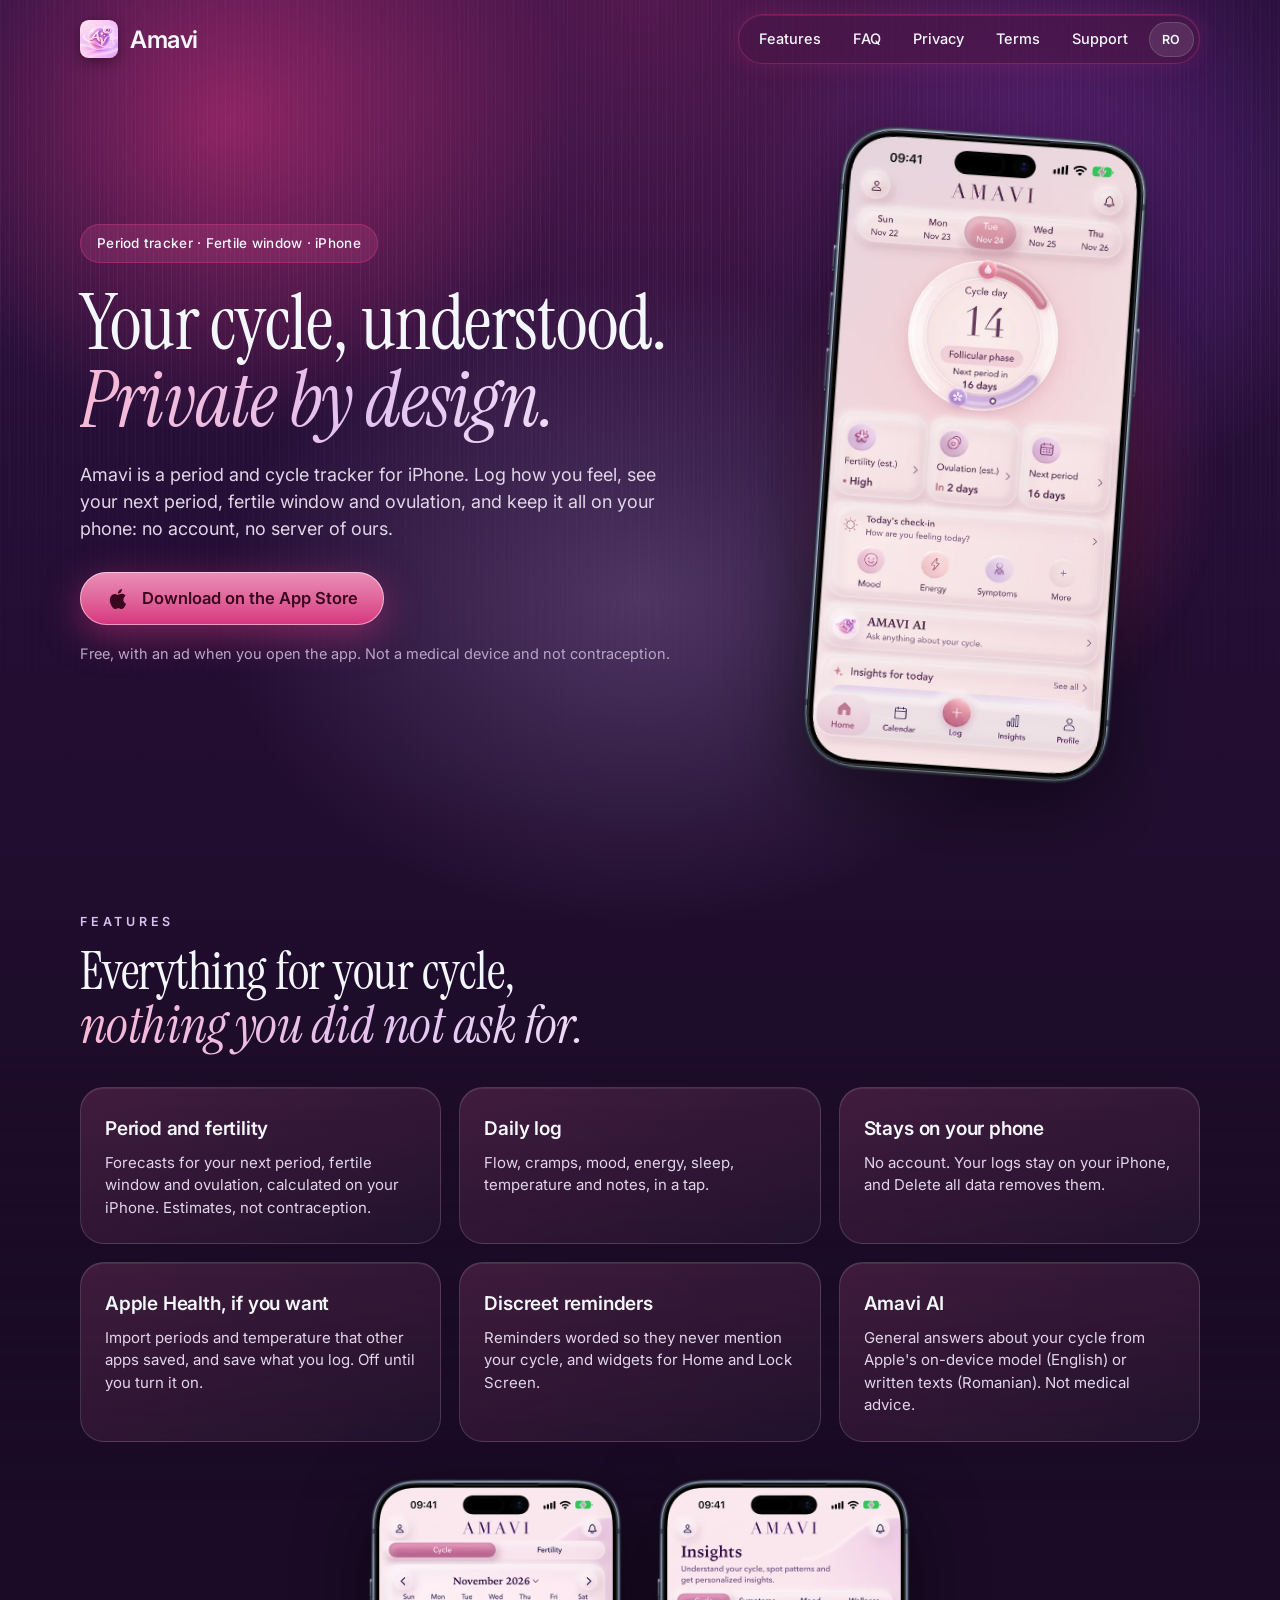
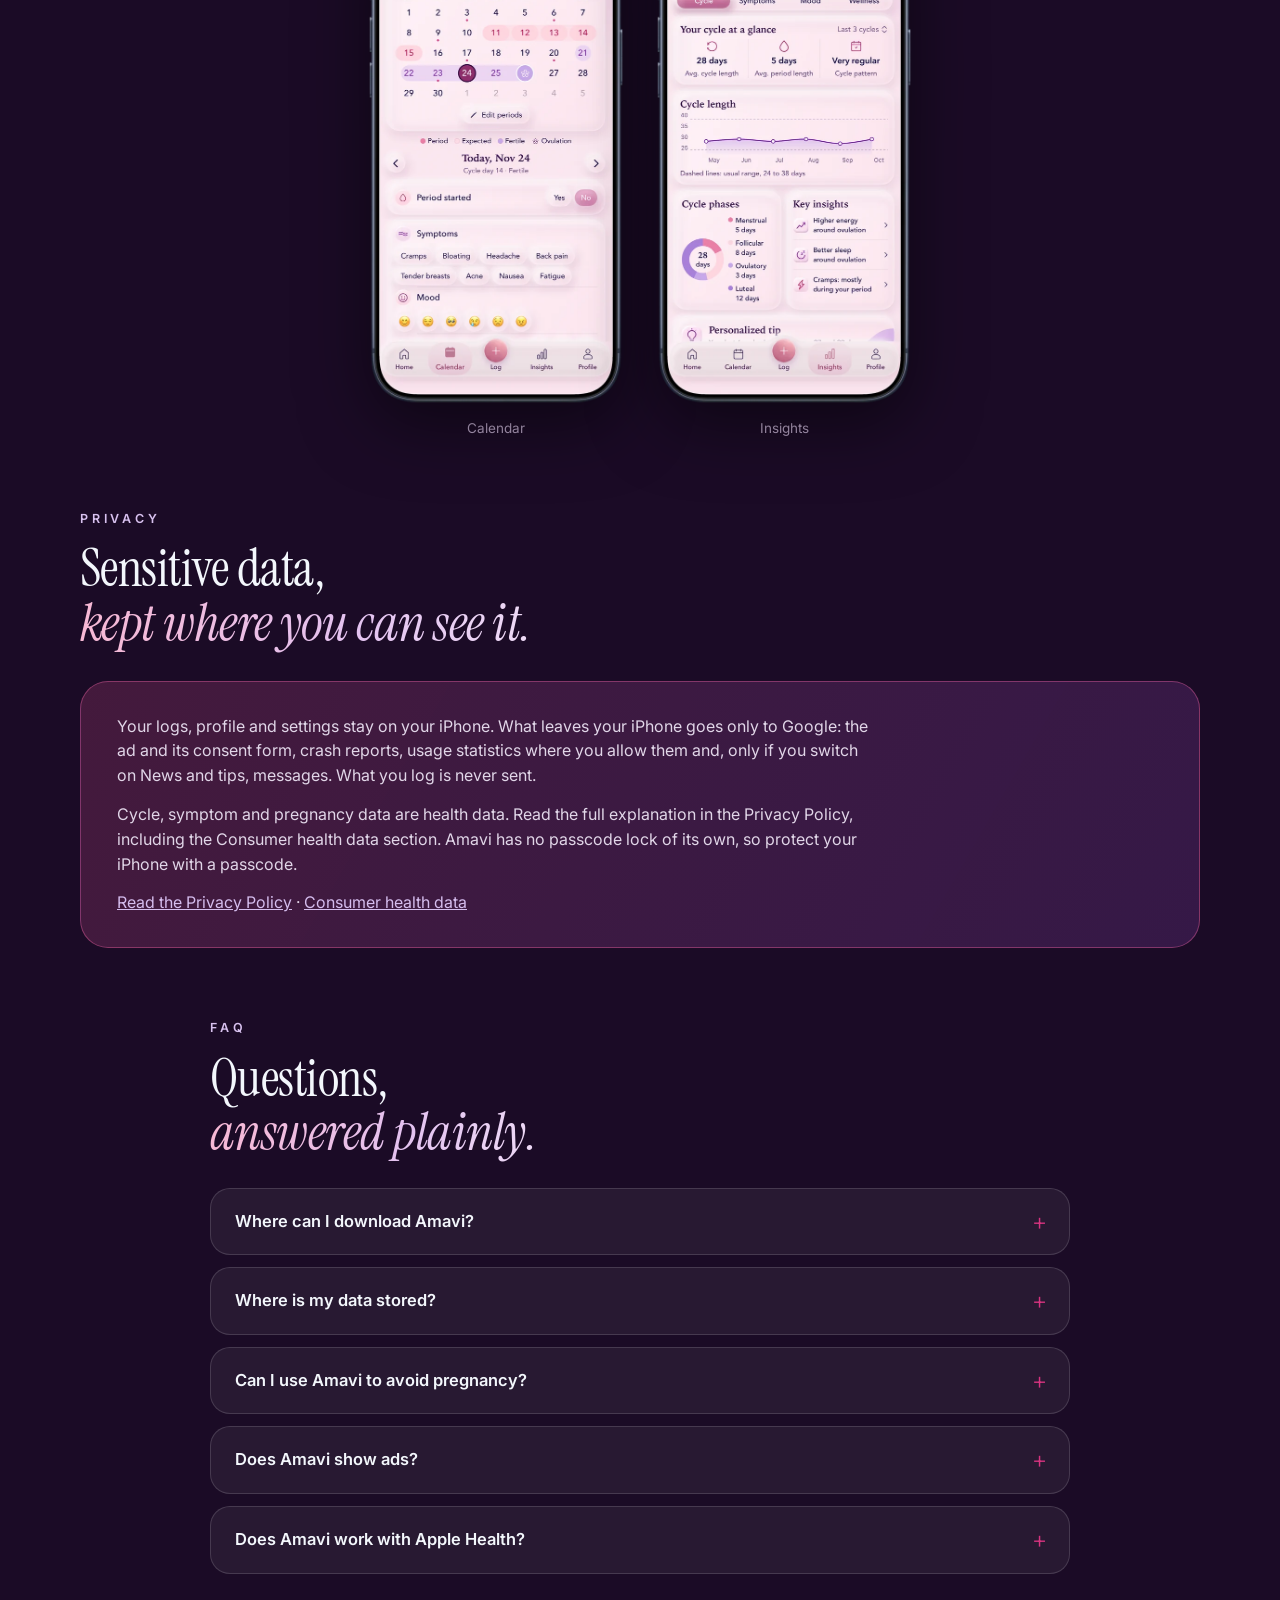
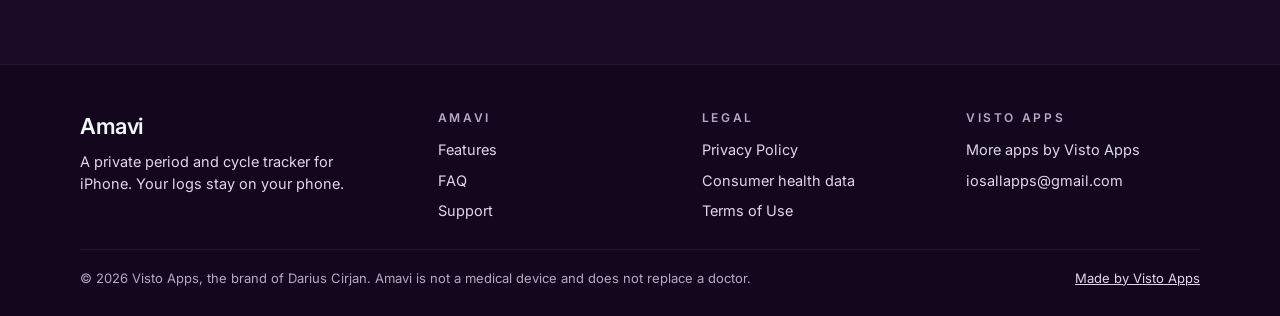
<file: index.html>
<!DOCTYPE html>
<html lang="en" data-lang-fixed="en">
<head>
    <meta charset="UTF-8">
    <meta name="viewport" content="width=device-width, initial-scale=1.0">
    <meta name="apple-itunes-app" content="app-id=6833096412">
    <title data-en="Amavi: Period Tracker and Cycle Calendar" data-ro="Amavi: calendar menstrual și tracker de ciclu">Amavi: Period Tracker and Cycle Calendar</title>
    <meta name="description" content="Amavi is a private period tracker and cycle calendar for iPhone: next period, fertile window, ovulation and a daily log. Your logs stay on your phone. Free on the App Store." data-ro="Amavi este un calendar menstrual privat pentru iPhone: următoarea menstruație, fereastra fertilă, ovulația și jurnal zilnic. Jurnalul rămâne pe telefonul tău. Gratuită în App Store.">
    <meta name="author" content="Visto Apps">
    <meta name="robots" content="index, follow">
    <link rel="canonical" href="https://amaviapp.com/">
    <link rel="alternate" hreflang="en" href="https://amaviapp.com/">
    <link rel="alternate" hreflang="ro" href="https://amaviapp.com/ro/">
    <link rel="alternate" hreflang="x-default" href="https://amaviapp.com/">
    <meta property="og:title" content="Amavi: private period and cycle tracker for iPhone" data-ro="Amavi: calendar menstrual și de ciclu privat pentru iPhone">
    <meta property="og:description" content="Period, fertile window and ovulation forecasts and a daily log. Your logs stay on your iPhone. Free on the App Store." data-ro="Previziuni pentru menstruație, fereastra fertilă și ovulație și jurnal zilnic. Jurnalul rămâne pe iPhone. Gratuită în App Store.">
    <meta property="og:type" content="website">
    <meta property="og:url" content="https://amaviapp.com/">
    <meta property="og:site_name" content="Amavi">
    <meta property="og:image" content="https://amaviapp.com/og-image.jpg">
    <meta property="og:image:width" content="1200">
    <meta property="og:image:height" content="630">
    <meta property="og:locale" content="en_GB">
    <meta property="og:locale:alternate" content="ro_RO">
    <meta name="twitter:card" content="summary_large_image">
    <meta name="twitter:title" content="Amavi: private period and cycle tracker for iPhone" data-ro="Amavi: calendar menstrual și de ciclu privat pentru iPhone">
    <meta name="twitter:description" content="Period, fertile window and ovulation forecasts and a daily log. Your logs stay on your iPhone. Free on the App Store." data-ro="Previziuni pentru menstruație, fereastra fertilă și ovulație și jurnal zilnic. Jurnalul rămâne pe iPhone. Gratuită în App Store.">
    <meta name="twitter:image" content="https://amaviapp.com/og-image.jpg">
    <link rel="icon" type="image/png" sizes="32x32" href="favicon-32.png">
    <link rel="icon" type="image/x-icon" href="favicon.ico">
    <link rel="apple-touch-icon" href="apple-touch-icon.png">
    <meta name="theme-color" content="#501950" data-scrolled="#1b0b26">
    <meta name="apple-mobile-web-app-title" content="Amavi">
    <link rel="preload" href="assets/fonts/instrument-serif.woff2" as="font" type="font/woff2" crossorigin>
    <link rel="preload" href="assets/fonts/inter.woff2" as="font" type="font/woff2" crossorigin>
    <link rel="preload" href="img/phone/home.webp" as="image" type="image/webp" fetchpriority="high">
    <link rel="stylesheet" href="styles.css?v=20261116s">
    <script type="application/ld+json">{"@context": "https://schema.org", "@graph": [{"@type": "MobileApplication", "@id": "https://amaviapp.com/#app", "downloadUrl": "https://apps.apple.com/app/id6833096412", "installUrl": "https://apps.apple.com/app/id6833096412", "sameAs": ["https://apps.apple.com/app/id6833096412"], "name": "Amavi", "alternateName": "Amavi: Period Tracker", "description": "Private period and cycle tracker for iPhone: log your cycle and get forecasts for your next period, fertile window and ovulation. Your logs stay on your iPhone.", "operatingSystem": "iOS 18.0 or later", "applicationCategory": "HealthApplication", "url": "https://amaviapp.com/", "image": "https://amaviapp.com/img/icon-256.webp", "screenshot": ["https://amaviapp.com/img/phone/home.webp", "https://amaviapp.com/img/phone/calendar.webp", "https://amaviapp.com/img/phone/insights.webp"], "inLanguage": ["en", "ro"], "author": {"@id": "https://vistoapps.com/#org"}, "publisher": {"@id": "https://vistoapps.com/#org"}}, {"@type": "Organization", "@id": "https://vistoapps.com/#org", "name": "Visto Apps", "url": "https://vistoapps.com", "email": "iosallapps@gmail.com", "founder": {"@type": "Person", "name": "Darius Cirjan"}}, {"@type": "WebSite", "@id": "https://amaviapp.com/#site", "url": "https://amaviapp.com/", "name": "Amavi", "publisher": {"@id": "https://vistoapps.com/#org"}, "inLanguage": ["en", "ro"]}]}</script>
    <script src="animations.js?v=20261116s" defer></script>
    <script type="application/ld+json" data-gen="faq">{"@context": "https://schema.org", "@type": "FAQPage", "mainEntity": [{"@type": "Question", "name": "Where can I download Amavi?", "acceptedAnswer": {"@type": "Answer", "text": "Amavi is free on the App Store for iPhone (iOS 18 or later)."}}, {"@type": "Question", "name": "Where is my data stored?", "acceptedAnswer": {"@type": "Answer", "text": "Only on your iPhone. There is no account and no server of ours that receives your logs. In the app, Profile, Delete all data removes everything. See the Privacy Policy for details, including Apple Health and backups."}}, {"@type": "Question", "name": "Can I use Amavi to avoid pregnancy?", "acceptedAnswer": {"@type": "Answer", "text": "No. Amavi is not a contraceptive and not a medical device. Predictions of your period, fertile window and ovulation are estimates and can be wrong. Talk to a doctor about contraception."}}, {"@type": "Question", "name": "Does Amavi show ads?", "acceptedAnswer": {"@type": "Answer", "text": "Yes. Amavi is free and shows one full-screen ad from Google AdMob when you open the app or come back to it. What you log is never put into an ad request. You can change your ad choices in Profile, Ad privacy choices (where the consent form applies) and in iOS Settings, Privacy & Security, Tracking."}}, {"@type": "Question", "name": "Does Amavi work with Apple Health?", "acceptedAnswer": {"@type": "Answer", "text": "Optionally. If you switch on Profile, Apple Health, Amavi reads periods, spotting, basal body temperature, ovulation and pregnancy tests and sexual activity that other apps saved, and saves what you log. It stays on your iPhone and you can turn it off at any time."}}]}</script>
</head>
<body>
    <a href="#main" class="skip-link" data-en="Skip to main content" data-ro="Sari la conținutul principal">Skip to main content</a>
    <div class="animated-bg" aria-hidden="true"></div>
    <header>
        <div class="container">
            <a href="./" class="logo"><img src="img/icon.webp" alt="" width="38" height="38">Amavi</a>
            <button class="mobile-menu-btn" aria-label="Toggle menu" aria-expanded="false">
                <svg width="24" height="24" viewBox="0 0 24 24" fill="none" stroke="currentColor" stroke-width="2" stroke-linecap="round" stroke-linejoin="round" aria-hidden="true"><line x1="3" y1="6" x2="21" y2="6"></line><line x1="3" y1="12" x2="21" y2="12"></line><line x1="3" y1="18" x2="21" y2="18"></line></svg>
            </button>
            <nav aria-label="Main">
            <ul class="nav-links">
                <li><a href="index.html#features" data-en="Features" data-ro="Funcții">Features</a></li>
                <li><a href="index.html#faq" data-en="FAQ" data-ro="Întrebări">FAQ</a></li>
                <li><a href="privacy.html" data-en="Privacy" data-ro="Confidențialitate">Privacy</a></li>
                <li><a href="terms.html" data-en="Terms" data-ro="Termeni">Terms</a></li>
                <li><a href="support.html" data-en="Support" data-ro="Suport">Support</a></li>
                <li><button id="lang-toggle" class="lang-btn" aria-label="Switch language">RO</button></li>
            </ul>
            </nav>
        </div>
    </header>
    <main id="main">
        <section class="hero">
            <div class="container">
                <div class="hero-content">
                    <p class="hero-pill" data-en="Period tracker · Fertile window · iPhone" data-ro="Calendar menstrual · Fereastră fertilă · iPhone">Period tracker · Fertile window · iPhone</p>
                    <h1 data-en="Your cycle, understood.&lt;br&gt;&lt;em&gt;Private by design.&lt;/em&gt;" data-ro="Ciclul tău, înțeles.&lt;br&gt;&lt;em&gt;Privat prin construcție.&lt;/em&gt;">Your cycle, understood.<br><em>Private by design.</em></h1>
                    <p class="tagline" data-en="Amavi is a period and cycle tracker for iPhone. Log how you feel, see your next period, fertile window and ovulation, and keep it all on your phone: no account, no server of ours." data-ro="Amavi este un calendar menstrual și de ciclu pentru iPhone. Notezi cum te simți, vezi următoarea menstruație, fereastra fertilă și ovulația și păstrezi totul pe telefon: fără cont, fără server al nostru.">Amavi is a period and cycle tracker for iPhone. Log how you feel, see your next period, fertile window and ovulation, and keep it all on your phone: no account, no server of ours.</p>
                    <div class="cta-buttons">
                        <a href="https://apps.apple.com/app/id6833096412" class="btn-glow" rel="noopener"><svg width="24" height="24" viewBox="0 0 24 24" fill="currentColor" aria-hidden="true"><path d="M18.71 19.5C17.88 20.74 17 21.95 15.66 21.97C14.32 22 13.89 21.18 12.37 21.18C10.84 21.18 10.37 21.95 9.09997 22C7.78997 22.05 6.79997 20.68 5.95997 19.47C4.24997 17 2.93997 12.45 4.69997 9.39C5.56997 7.87 7.12997 6.91 8.81997 6.88C10.1 6.86 11.32 7.75 12.11 7.75C12.89 7.75 14.37 6.68 15.92 6.84C16.57 6.87 18.39 7.1 19.56 8.82C19.47 8.88 17.39 10.1 17.41 12.63C17.44 15.65 20.06 16.66 20.09 16.67C20.06 16.74 19.67 18.11 18.71 19.5ZM13 3.5C13.73 2.67 14.94 2.04 15.94 2C16.07 3.17 15.6 4.35 14.9 5.19C14.21 6.04 13.07 6.7 11.95 6.61C11.8 5.46 12.36 4.26 13 3.5Z"/></svg><span data-en="Download on the App Store" data-ro="Descarcă din App Store">Download on the App Store</span></a>
                    </div>
                    <p class="trust-line" data-en="Free, with an ad when you open the app. Not a medical device and not contraception." data-ro="Gratuită, cu o reclamă la deschiderea aplicației. Nu este dispozitiv medical și nici contracepție.">Free, with an ad when you open the app. Not a medical device and not contraception.</p>
                </div>
                <figure class="hero-phone"><img src="img/phone/home.webp" width="560" height="1143" fetchpriority="high" alt="Amavi home screen with the cycle ring, fertility, ovulation and next period" data-en="Amavi home screen with the cycle ring, fertility, ovulation and next period" data-ro="Ecranul principal Amavi cu inelul ciclului, fertilitatea, ovulația și următoarea menstruație"></figure>
            </div>
        </section>
        <section class="features" id="features">
            <div class="container">
                <span class="section-label" data-en="Features" data-ro="Funcții">Features</span>
                <h2 data-en="Everything for your cycle,&lt;br&gt;&lt;em&gt;nothing you did not ask for.&lt;/em&gt;" data-ro="Tot ce ai nevoie pentru ciclu,&lt;br&gt;&lt;em&gt;nimic în plus.&lt;/em&gt;">Everything for your cycle,<br><em>nothing you did not ask for.</em></h2>
                <div class="features-grid">
                    <div class="feature-card"><h3 data-en="Period and fertility" data-ro="Menstruație și fertilitate">Period and fertility</h3><p data-en="Forecasts for your next period, fertile window and ovulation, calculated on your iPhone. Estimates, not contraception." data-ro="Previziuni pentru următoarea menstruație, fereastra fertilă și ovulație, calculate pe iPhone. Estimări, nu contracepție.">Forecasts for your next period, fertile window and ovulation, calculated on your iPhone. Estimates, not contraception.</p></div>
                    <div class="feature-card"><h3 data-en="Daily log" data-ro="Jurnal zilnic">Daily log</h3><p data-en="Flow, cramps, mood, energy, sleep, temperature and notes, in a tap." data-ro="Flux, crampe, stare de spirit, energie, somn, temperatură și notițe, dintr-o atingere.">Flow, cramps, mood, energy, sleep, temperature and notes, in a tap.</p></div>
                    <div class="feature-card"><h3 data-en="Stays on your phone" data-ro="Rămâne pe telefon">Stays on your phone</h3><p data-en="No account. Your logs stay on your iPhone, and Delete all data removes them." data-ro="Fără cont. Jurnalul rămâne pe iPhone, iar Șterge toate datele îl elimină.">No account. Your logs stay on your iPhone, and Delete all data removes them.</p></div>
                    <div class="feature-card"><h3 data-en="Apple Health, if you want" data-ro="Apple Health, dacă vrei">Apple Health, if you want</h3><p data-en="Import periods and temperature that other apps saved, and save what you log. Off until you turn it on." data-ro="Importă menstruația și temperatura salvate de alte aplicații și salvează ce notezi. Oprit până îl pornești.">Import periods and temperature that other apps saved, and save what you log. Off until you turn it on.</p></div>
                    <div class="feature-card"><h3 data-en="Discreet reminders" data-ro="Mementouri discrete">Discreet reminders</h3><p data-en="Reminders worded so they never mention your cycle, and widgets for Home and Lock Screen." data-ro="Mementouri formulate astfel încât să nu pomenească ciclul, plus widgeturi pentru Ecranul principal și Ecranul blocat.">Reminders worded so they never mention your cycle, and widgets for Home and Lock Screen.</p></div>
                    <div class="feature-card"><h3 data-en="Amavi AI" data-ro="Amavi AI">Amavi AI</h3><p data-en="General answers about your cycle from Apple&#x27;s on-device model (English) or written texts (Romanian). Not medical advice." data-ro="Răspunsuri generale despre ciclu de la modelul Apple de pe dispozitiv (engleză) sau din texte scrise (română). Nu sunt sfat medical.">General answers about your cycle from Apple's on-device model (English) or written texts (Romanian). Not medical advice.</p></div>
                </div>
                <div class="screens">
                    <figure><img src="img/phone/calendar.webp" width="560" height="1143" loading="lazy" alt="Amavi calendar with period and fertile days" data-en="Amavi calendar with period and fertile days" data-ro="Calendarul Amavi cu zilele de menstruație și fertile"><figcaption data-en="Calendar" data-ro="Calendar">Calendar</figcaption></figure>
                    <figure><img src="img/phone/insights.webp" width="560" height="1143" loading="lazy" alt="Amavi insights from your logged cycles" data-en="Amavi insights from your logged cycles" data-ro="Insight-uri Amavi din ciclurile notate"><figcaption data-en="Insights" data-ro="Insight-uri">Insights</figcaption></figure>
                </div>
            </div>
        </section>
        <section class="privacy-section">
            <div class="container">
                <span class="section-label" data-en="Privacy" data-ro="Confidențialitate">Privacy</span>
                <h2 data-en="Sensitive data,&lt;br&gt;&lt;em&gt;kept where you can see it.&lt;/em&gt;" data-ro="Date sensibile,&lt;br&gt;&lt;em&gt;păstrate unde le poți vedea.&lt;/em&gt;">Sensitive data,<br><em>kept where you can see it.</em></h2>
                <div class="privacy-note">
                    <p data-en="Your logs, profile and settings stay on your iPhone. What leaves your iPhone goes only to Google: the ad and its consent form, crash reports, usage statistics where you allow them and, only if you switch on News and tips, messages. What you log is never sent." data-ro="Jurnalul, profilul și setările rămân pe iPhone. Ce pleacă de pe iPhone ajunge doar la Google: reclama și formularul ei de consimțământ, rapoartele de erori, statisticile de utilizare acolo unde le permiți și, doar dacă pornești Noutăți și sfaturi, mesajele. Ce notezi nu pleacă niciodată.">Your logs, profile and settings stay on your iPhone. What leaves your iPhone goes only to Google: the ad and its consent form, crash reports, usage statistics where you allow them and, only if you switch on News and tips, messages. What you log is never sent.</p>
                    <p data-en="Cycle, symptom and pregnancy data are health data. Read the full explanation in the Privacy Policy, including the Consumer health data section. Amavi has no passcode lock of its own, so protect your iPhone with a passcode." data-ro="Datele despre ciclu, simptome și sarcină sunt date de sănătate. Citește explicația completă în Politica de confidențialitate, inclusiv secțiunea Date de sănătate ale consumatorului. Amavi nu are blocare proprie cu cod, așa că protejează iPhone-ul cu un cod.">Cycle, symptom and pregnancy data are health data. Read the full explanation in the Privacy Policy, including the Consumer health data section. Amavi has no passcode lock of its own, so protect your iPhone with a passcode.</p>
                    <p><a href="privacy.html" data-en="Read the Privacy Policy" data-ro="Citește Politica de confidențialitate">Read the Privacy Policy</a> · <a href="privacy.html#consumer-health-data" data-en="Consumer health data" data-ro="Date de sănătate ale consumatorului">Consumer health data</a></p>
                </div>
            </div>
        </section>
        <section class="faq" id="faq">
            <div class="container">
                <span class="section-label" data-en="FAQ" data-ro="Întrebări">FAQ</span>
                <h2 data-en="Questions,&lt;br&gt;&lt;em&gt;answered plainly.&lt;/em&gt;" data-ro="Întrebări,&lt;br&gt;&lt;em&gt;cu răspunsuri clare.&lt;/em&gt;">Questions,<br><em>answered plainly.</em></h2>
                <div class="faq-list">
                    <details class="faq-item"><summary data-en="Where can I download Amavi?" data-ro="De unde descarc Amavi?">Where can I download Amavi?</summary><p data-en="Amavi is free on the App Store for iPhone (iOS 18 or later)." data-ro="Amavi este gratuită în App Store pentru iPhone (iOS 18 sau mai nou).">Amavi is free on the App Store for iPhone (iOS 18 or later).</p></details>
                    <details class="faq-item"><summary data-en="Where is my data stored?" data-ro="Unde sunt stocate datele mele?">Where is my data stored?</summary><p data-en="Only on your iPhone. There is no account and no server of ours that receives your logs. In the app, Profile, Delete all data removes everything. See the Privacy Policy for details, including Apple Health and backups." data-ro="Doar pe iPhone-ul tău. Nu există cont și nici server al nostru care să primească jurnalul. În aplicație, Profil, Șterge toate datele elimină tot. Vezi Politica de confidențialitate pentru detalii, inclusiv despre Apple Health și copiile de siguranță.">Only on your iPhone. There is no account and no server of ours that receives your logs. In the app, Profile, Delete all data removes everything. See the Privacy Policy for details, including Apple Health and backups.</p></details>
                    <details class="faq-item"><summary data-en="Can I use Amavi to avoid pregnancy?" data-ro="Pot folosi Amavi ca să evit o sarcină?">Can I use Amavi to avoid pregnancy?</summary><p data-en="No. Amavi is not a contraceptive and not a medical device. Predictions of your period, fertile window and ovulation are estimates and can be wrong. Talk to a doctor about contraception." data-ro="Nu. Amavi nu este un contraceptiv și nici un dispozitiv medical. Previziunile pentru menstruație, fereastra fertilă și ovulație sunt estimări și pot fi greșite. Discută cu medicul despre contracepție.">No. Amavi is not a contraceptive and not a medical device. Predictions of your period, fertile window and ovulation are estimates and can be wrong. Talk to a doctor about contraception.</p></details>
                    <details class="faq-item"><summary data-en="Does Amavi show ads?" data-ro="Amavi afișează reclame?">Does Amavi show ads?</summary><p data-en="Yes. Amavi is free and shows one full-screen ad from Google AdMob when you open the app or come back to it. What you log is never put into an ad request. You can change your ad choices in Profile, Ad privacy choices (where the consent form applies) and in iOS Settings, Privacy &amp; Security, Tracking." data-ro="Da. Amavi este gratuită și afișează o reclamă pe tot ecranul de la Google AdMob când deschizi aplicația sau te întorci în ea. Ce notezi nu ajunge niciodată într-o cerere de reclamă. Alegerile pentru reclame se schimbă în Profil, Opțiuni de confidențialitate pentru reclame (unde se aplică formularul de consimțământ) și în Setări iOS, Confidențialitate și securitate, Urmărire.">Yes. Amavi is free and shows one full-screen ad from Google AdMob when you open the app or come back to it. What you log is never put into an ad request. You can change your ad choices in Profile, Ad privacy choices (where the consent form applies) and in iOS Settings, Privacy & Security, Tracking.</p></details>
                    <details class="faq-item"><summary data-en="Does Amavi work with Apple Health?" data-ro="Funcționează Amavi cu Apple Health?">Does Amavi work with Apple Health?</summary><p data-en="Optionally. If you switch on Profile, Apple Health, Amavi reads periods, spotting, basal body temperature, ovulation and pregnancy tests and sexual activity that other apps saved, and saves what you log. It stays on your iPhone and you can turn it off at any time." data-ro="Opțional. Dacă pornești Profil, Apple Health, Amavi citește menstruația, sângerările intermenstruale, temperatura bazală, testele de ovulație și de sarcină și activitatea sexuală salvate de alte aplicații și salvează ce notezi. Totul rămâne pe iPhone și poți opri oricând.">Optionally. If you switch on Profile, Apple Health, Amavi reads periods, spotting, basal body temperature, ovulation and pregnancy tests and sexual activity that other apps saved, and saves what you log. It stays on your iPhone and you can turn it off at any time.</p></details>
                </div>
            </div>
        </section>
    </main>
    <footer>
        <div class="container">
            <div class="footer-content">
                <div class="footer-section">
                    <h3>Amavi</h3>
                    <p data-en="A private period and cycle tracker for iPhone. Your logs stay on your phone." data-ro="Un calendar menstrual și de ciclu privat pentru iPhone. Jurnalul tău rămâne pe telefon.">A private period and cycle tracker for iPhone. Your logs stay on your phone.</p>
                </div>
                <div class="footer-section">
                    <h4 data-en="Amavi" data-ro="Amavi">Amavi</h4>
                    <ul>
                        <li><a href="index.html#features" data-en="Features" data-ro="Funcții">Features</a></li>
                        <li><a href="index.html#faq" data-en="FAQ" data-ro="Întrebări">FAQ</a></li>
                        <li><a href="support.html" data-en="Support" data-ro="Suport">Support</a></li>
                    </ul>
                </div>
                <div class="footer-section">
                    <h4 data-en="Legal" data-ro="Legal">Legal</h4>
                    <ul>
                        <li><a href="privacy.html" data-en="Privacy Policy" data-ro="Politica de confidențialitate">Privacy Policy</a></li>
                        <li><a href="privacy.html#consumer-health-data" data-en="Consumer health data" data-ro="Date de sănătate ale consumatorului">Consumer health data</a></li>
                        <li><a href="terms.html" data-en="Terms of Use" data-ro="Termeni de utilizare">Terms of Use</a></li>
                    </ul>
                </div>
                <div class="footer-section">
                    <h4>Visto Apps</h4>
                    <ul>
                        <li><a href="https://vistoapps.com/apps.html" data-en="More apps by Visto Apps" data-ro="Mai multe aplicații Visto Apps">More apps by Visto Apps</a></li>
                        <li><a href="mailto:iosallapps@gmail.com">iosallapps@gmail.com</a></li>
                    </ul>
                </div>
            </div>
            <div class="footer-bottom">
                <span data-en="© 2026 Visto Apps, the brand of Darius Cirjan. Amavi is not a medical device and does not replace a doctor." data-ro="© 2026 Visto Apps, marca lui Darius Cirjan. Amavi nu este un dispozitiv medical și nu înlocuiește medicul.">© 2026 Visto Apps, the brand of Darius Cirjan. Amavi is not a medical device and does not replace a doctor.</span>
                <a href="https://vistoapps.com" rel="noopener" data-en="Made by Visto Apps" data-ro="Făcut de Visto Apps">Made by Visto Apps</a>
            </div>
        </div>
    </footer>
</body>
</html>
</file>
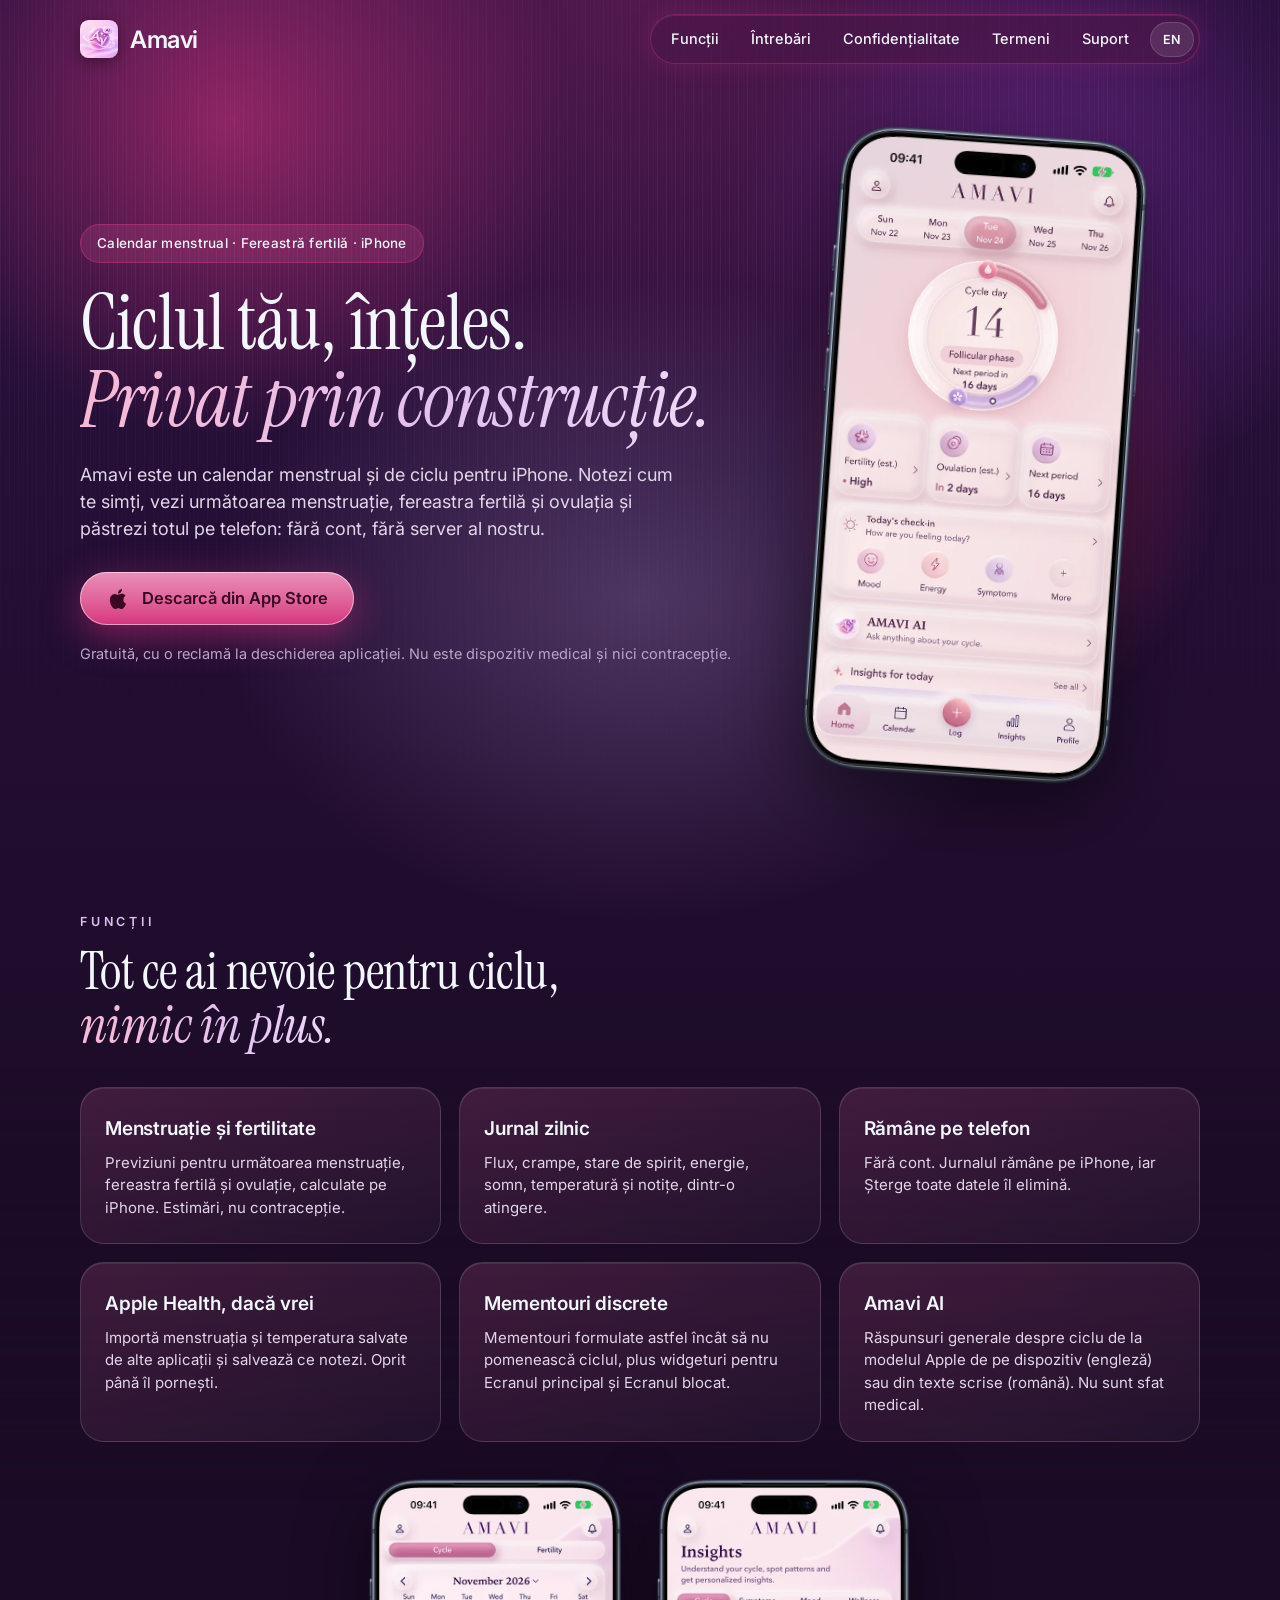
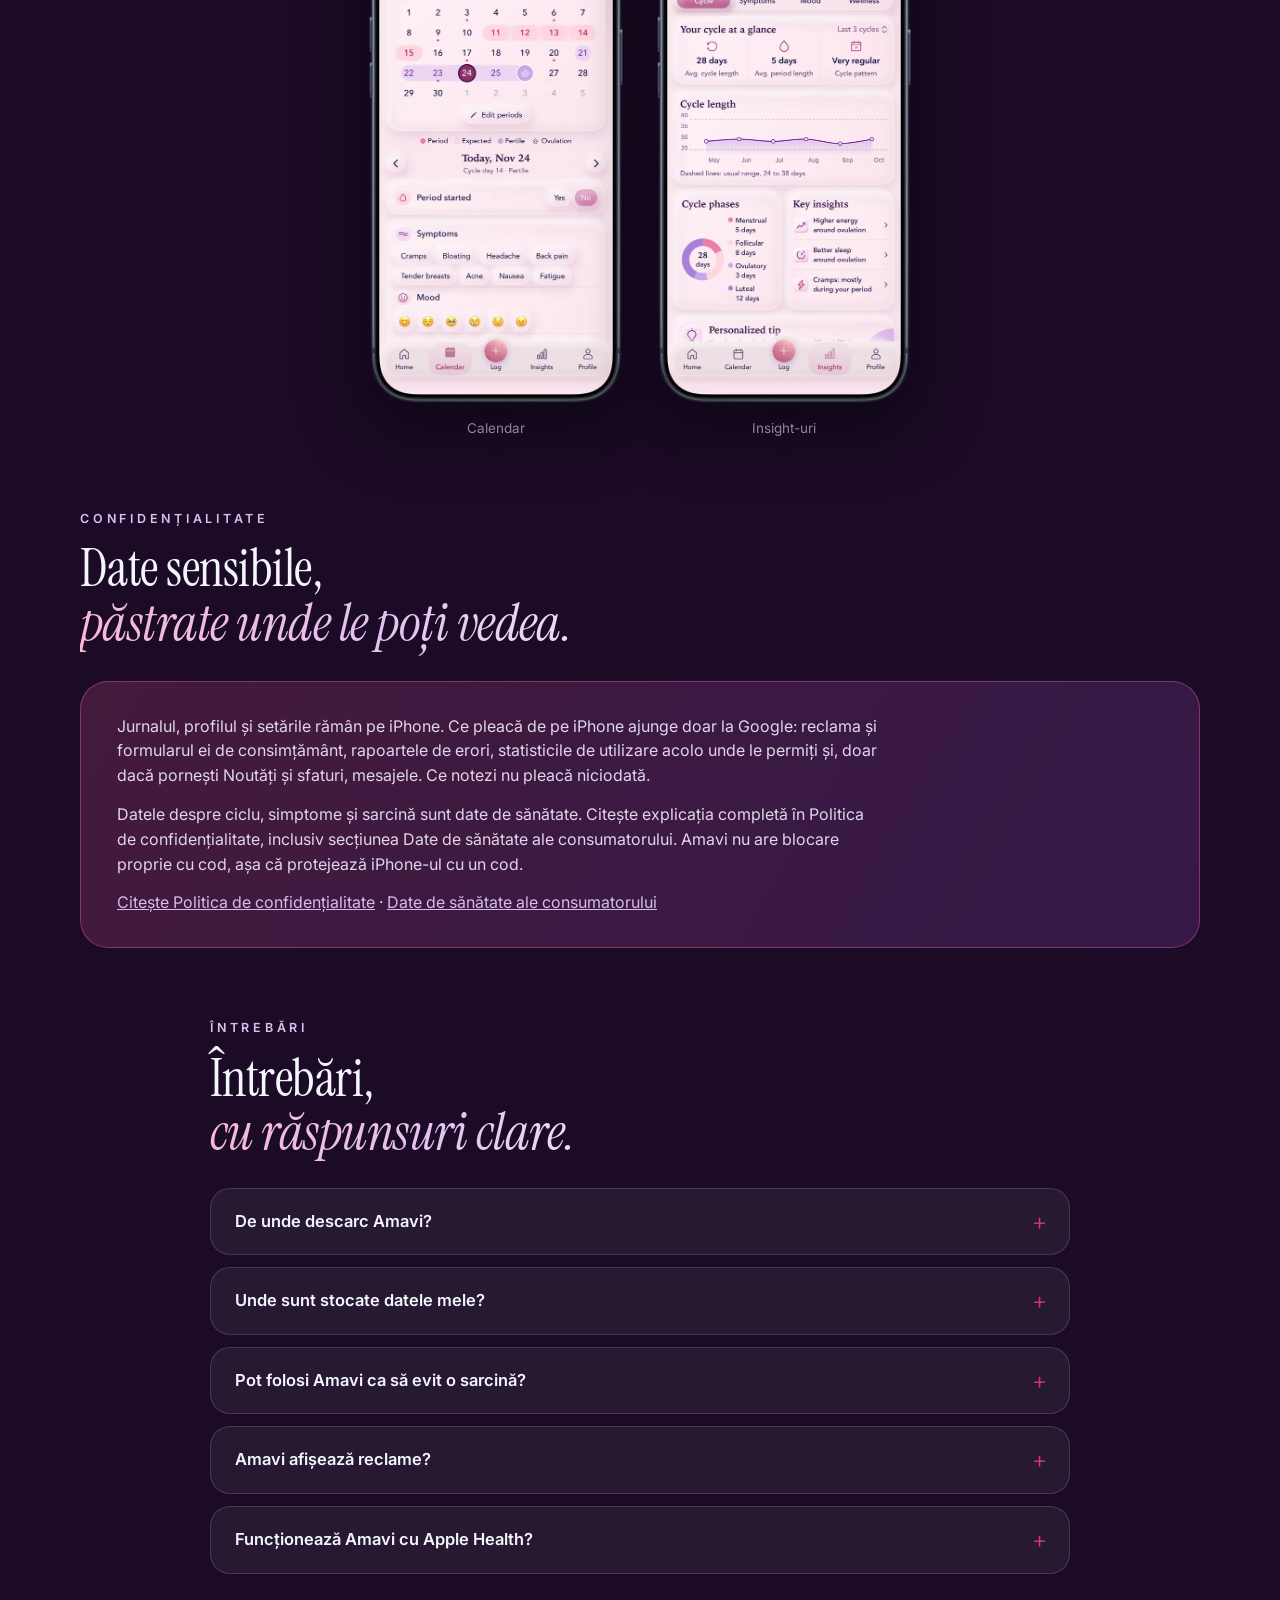
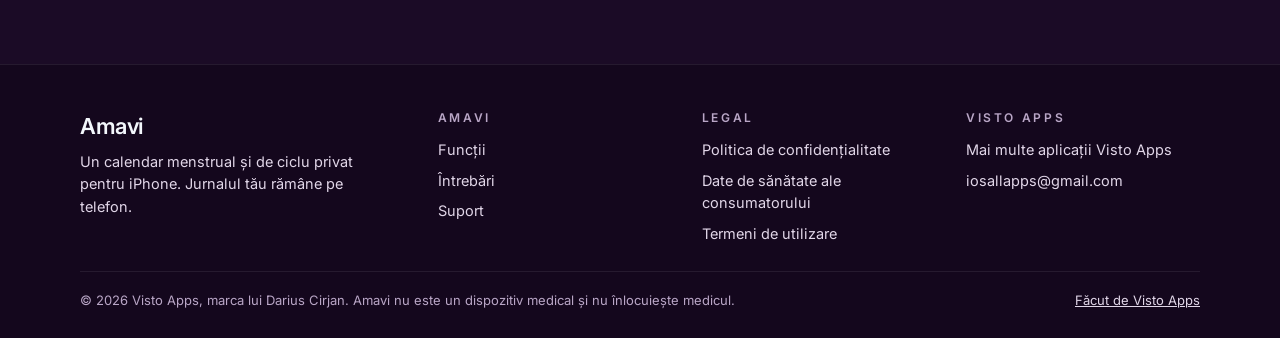
<file: ro/index.html>
<!DOCTYPE html>
<html lang="ro" data-lang-fixed="ro">
<head>
    <meta charset="UTF-8">
    <meta name="viewport" content="width=device-width, initial-scale=1.0">
    <meta name="apple-itunes-app" content="app-id=6833096412">
    <title data-en="Amavi: Period Tracker and Cycle Calendar" data-ro="Amavi: calendar menstrual și tracker de ciclu">Amavi: calendar menstrual și tracker de ciclu</title>
    <meta name="description" content="Amavi este un calendar menstrual privat pentru iPhone: următoarea menstruație, fereastra fertilă, ovulația și jurnal zilnic. Jurnalul rămâne pe telefonul tău. Gratuită în App Store." data-ro="Amavi este un calendar menstrual privat pentru iPhone: următoarea menstruație, fereastra fertilă, ovulația și jurnal zilnic. Jurnalul rămâne pe telefonul tău. Gratuită în App Store.">
    <meta name="author" content="Visto Apps">
    <meta name="robots" content="index, follow">
    <link rel="canonical" href="https://amaviapp.com/ro/">
    <link rel="alternate" hreflang="en" href="https://amaviapp.com/">
    <link rel="alternate" hreflang="ro" href="https://amaviapp.com/ro/">
    <link rel="alternate" hreflang="x-default" href="https://amaviapp.com/">
    <meta property="og:title" content="Amavi: calendar menstrual și de ciclu privat pentru iPhone" data-ro="Amavi: calendar menstrual și de ciclu privat pentru iPhone">
    <meta property="og:description" content="Previziuni pentru menstruație, fereastra fertilă și ovulație și jurnal zilnic. Jurnalul rămâne pe iPhone. Gratuită în App Store." data-ro="Previziuni pentru menstruație, fereastra fertilă și ovulație și jurnal zilnic. Jurnalul rămâne pe iPhone. Gratuită în App Store.">
    <meta property="og:type" content="website">
    <meta property="og:url" content="https://amaviapp.com/ro/">
    <meta property="og:site_name" content="Amavi">
    <meta property="og:image" content="https://amaviapp.com/og-image.jpg">
    <meta property="og:image:width" content="1200">
    <meta property="og:image:height" content="630">
    <meta property="og:locale" content="ro_RO">
    <meta property="og:locale:alternate" content="en_GB">
    <meta name="twitter:card" content="summary_large_image">
    <meta name="twitter:title" content="Amavi: calendar menstrual și de ciclu privat pentru iPhone" data-ro="Amavi: calendar menstrual și de ciclu privat pentru iPhone">
    <meta name="twitter:description" content="Previziuni pentru menstruație, fereastra fertilă și ovulație și jurnal zilnic. Jurnalul rămâne pe iPhone. Gratuită în App Store." data-ro="Previziuni pentru menstruație, fereastra fertilă și ovulație și jurnal zilnic. Jurnalul rămâne pe iPhone. Gratuită în App Store.">
    <meta name="twitter:image" content="https://amaviapp.com/og-image.jpg">
    <link rel="icon" type="image/png" sizes="32x32" href="../favicon-32.png">
    <link rel="icon" type="image/x-icon" href="../favicon.ico">
    <link rel="apple-touch-icon" href="../apple-touch-icon.png">
    <meta name="theme-color" content="#501950" data-scrolled="#1b0b26">
    <meta name="apple-mobile-web-app-title" content="Amavi">
    <link rel="preload" href="../assets/fonts/instrument-serif.woff2" as="font" type="font/woff2" crossorigin>
    <link rel="preload" href="../assets/fonts/inter.woff2" as="font" type="font/woff2" crossorigin>
    <link rel="preload" href="../img/phone/home.webp" as="image" type="image/webp" fetchpriority="high">
    <link rel="stylesheet" href="../styles.css?v=20261116s">
    <script type="application/ld+json">{"@context": "https://schema.org", "@graph": [{"@type": "MobileApplication", "@id": "https://amaviapp.com/#app", "downloadUrl": "https://apps.apple.com/app/id6833096412", "installUrl": "https://apps.apple.com/app/id6833096412", "sameAs": ["https://apps.apple.com/app/id6833096412"], "name": "Amavi", "alternateName": "Amavi: Period Tracker", "description": "Private period and cycle tracker for iPhone: log your cycle and get forecasts for your next period, fertile window and ovulation. Your logs stay on your iPhone.", "operatingSystem": "iOS 18.0 or later", "applicationCategory": "HealthApplication", "url": "https://amaviapp.com/", "image": "https://amaviapp.com/img/icon-256.webp", "screenshot": ["https://amaviapp.com/img/phone/home.webp", "https://amaviapp.com/img/phone/calendar.webp", "https://amaviapp.com/img/phone/insights.webp"], "inLanguage": ["en", "ro"], "author": {"@id": "https://vistoapps.com/#org"}, "publisher": {"@id": "https://vistoapps.com/#org"}}, {"@type": "Organization", "@id": "https://vistoapps.com/#org", "name": "Visto Apps", "url": "https://vistoapps.com", "email": "iosallapps@gmail.com", "founder": {"@type": "Person", "name": "Darius Cirjan"}}, {"@type": "WebSite", "@id": "https://amaviapp.com/#site", "url": "https://amaviapp.com/", "name": "Amavi", "publisher": {"@id": "https://vistoapps.com/#org"}, "inLanguage": ["en", "ro"]}]}</script>
    <script src="../animations.js?v=20261116s" defer></script>
    <script type="application/ld+json" data-gen="faq">{"@context": "https://schema.org", "@type": "FAQPage", "mainEntity": [{"@type": "Question", "name": "De unde descarc Amavi?", "acceptedAnswer": {"@type": "Answer", "text": "Amavi este gratuită în App Store pentru iPhone (iOS 18 sau mai nou)."}}, {"@type": "Question", "name": "Unde sunt stocate datele mele?", "acceptedAnswer": {"@type": "Answer", "text": "Doar pe iPhone-ul tău. Nu există cont și nici server al nostru care să primească jurnalul. În aplicație, Profil, Șterge toate datele elimină tot. Vezi Politica de confidențialitate pentru detalii, inclusiv despre Apple Health și copiile de siguranță."}}, {"@type": "Question", "name": "Pot folosi Amavi ca să evit o sarcină?", "acceptedAnswer": {"@type": "Answer", "text": "Nu. Amavi nu este un contraceptiv și nici un dispozitiv medical. Previziunile pentru menstruație, fereastra fertilă și ovulație sunt estimări și pot fi greșite. Discută cu medicul despre contracepție."}}, {"@type": "Question", "name": "Amavi afișează reclame?", "acceptedAnswer": {"@type": "Answer", "text": "Da. Amavi este gratuită și afișează o reclamă pe tot ecranul de la Google AdMob când deschizi aplicația sau te întorci în ea. Ce notezi nu ajunge niciodată într-o cerere de reclamă. Alegerile pentru reclame se schimbă în Profil, Opțiuni de confidențialitate pentru reclame (unde se aplică formularul de consimțământ) și în Setări iOS, Confidențialitate și securitate, Urmărire."}}, {"@type": "Question", "name": "Funcționează Amavi cu Apple Health?", "acceptedAnswer": {"@type": "Answer", "text": "Opțional. Dacă pornești Profil, Apple Health, Amavi citește menstruația, sângerările intermenstruale, temperatura bazală, testele de ovulație și de sarcină și activitatea sexuală salvate de alte aplicații și salvează ce notezi. Totul rămâne pe iPhone și poți opri oricând."}}]}</script>
</head>
<body>
    <a href="#main" class="skip-link" data-en="Skip to main content" data-ro="Sari la conținutul principal">Sari la conținutul principal</a>
    <div class="animated-bg" aria-hidden="true"></div>
    <header>
        <div class="container">
            <a href=".././" class="logo"><img src="../img/icon.webp" alt="" width="38" height="38">Amavi</a>
            <button class="mobile-menu-btn" aria-label="Toggle menu" aria-expanded="false">
                <svg width="24" height="24" viewBox="0 0 24 24" fill="none" stroke="currentColor" stroke-width="2" stroke-linecap="round" stroke-linejoin="round" aria-hidden="true"><line x1="3" y1="6" x2="21" y2="6"></line><line x1="3" y1="12" x2="21" y2="12"></line><line x1="3" y1="18" x2="21" y2="18"></line></svg>
            </button>
            <nav aria-label="Main">
            <ul class="nav-links">
                <li><a href="index.html#features" data-en="Features" data-ro="Funcții">Funcții</a></li>
                <li><a href="index.html#faq" data-en="FAQ" data-ro="Întrebări">Întrebări</a></li>
                <li><a href="privacy.html" data-en="Privacy" data-ro="Confidențialitate">Confidențialitate</a></li>
                <li><a href="terms.html" data-en="Terms" data-ro="Termeni">Termeni</a></li>
                <li><a href="support.html" data-en="Support" data-ro="Suport">Suport</a></li>
                <li><button id="lang-toggle" class="lang-btn" aria-label="Switch language">RO</button></li>
            </ul>
            </nav>
        </div>
    </header>
    <main id="main">
        <section class="hero">
            <div class="container">
                <div class="hero-content">
                    <p class="hero-pill" data-en="Period tracker · Fertile window · iPhone" data-ro="Calendar menstrual · Fereastră fertilă · iPhone">Calendar menstrual · Fereastră fertilă · iPhone</p>
                    <h1 data-en="Your cycle, understood.&lt;br&gt;&lt;em&gt;Private by design.&lt;/em&gt;" data-ro="Ciclul tău, înțeles.&lt;br&gt;&lt;em&gt;Privat prin construcție.&lt;/em&gt;">Ciclul tău, înțeles.<br><em>Privat prin construcție.</em></h1>
                    <p class="tagline" data-en="Amavi is a period and cycle tracker for iPhone. Log how you feel, see your next period, fertile window and ovulation, and keep it all on your phone: no account, no server of ours." data-ro="Amavi este un calendar menstrual și de ciclu pentru iPhone. Notezi cum te simți, vezi următoarea menstruație, fereastra fertilă și ovulația și păstrezi totul pe telefon: fără cont, fără server al nostru.">Amavi este un calendar menstrual și de ciclu pentru iPhone. Notezi cum te simți, vezi următoarea menstruație, fereastra fertilă și ovulația și păstrezi totul pe telefon: fără cont, fără server al nostru.</p>
                    <div class="cta-buttons">
                        <a href="https://apps.apple.com/app/id6833096412" class="btn-glow" rel="noopener"><svg width="24" height="24" viewBox="0 0 24 24" fill="currentColor" aria-hidden="true"><path d="M18.71 19.5C17.88 20.74 17 21.95 15.66 21.97C14.32 22 13.89 21.18 12.37 21.18C10.84 21.18 10.37 21.95 9.09997 22C7.78997 22.05 6.79997 20.68 5.95997 19.47C4.24997 17 2.93997 12.45 4.69997 9.39C5.56997 7.87 7.12997 6.91 8.81997 6.88C10.1 6.86 11.32 7.75 12.11 7.75C12.89 7.75 14.37 6.68 15.92 6.84C16.57 6.87 18.39 7.1 19.56 8.82C19.47 8.88 17.39 10.1 17.41 12.63C17.44 15.65 20.06 16.66 20.09 16.67C20.06 16.74 19.67 18.11 18.71 19.5ZM13 3.5C13.73 2.67 14.94 2.04 15.94 2C16.07 3.17 15.6 4.35 14.9 5.19C14.21 6.04 13.07 6.7 11.95 6.61C11.8 5.46 12.36 4.26 13 3.5Z"/></svg><span data-en="Download on the App Store" data-ro="Descarcă din App Store">Descarcă din App Store</span></a>
                    </div>
                    <p class="trust-line" data-en="Free, with an ad when you open the app. Not a medical device and not contraception." data-ro="Gratuită, cu o reclamă la deschiderea aplicației. Nu este dispozitiv medical și nici contracepție.">Gratuită, cu o reclamă la deschiderea aplicației. Nu este dispozitiv medical și nici contracepție.</p>
                </div>
                <figure class="hero-phone"><img alt="Ecranul principal Amavi cu inelul ciclului, fertilitatea, ovulația și următoarea menstruație" src="../img/phone/home.webp" width="560" height="1143" fetchpriority="high" data-en="Amavi home screen with the cycle ring, fertility, ovulation and next period" data-ro="Ecranul principal Amavi cu inelul ciclului, fertilitatea, ovulația și următoarea menstruație"></figure>
            </div>
        </section>
        <section class="features" id="features">
            <div class="container">
                <span class="section-label" data-en="Features" data-ro="Funcții">Funcții</span>
                <h2 data-en="Everything for your cycle,&lt;br&gt;&lt;em&gt;nothing you did not ask for.&lt;/em&gt;" data-ro="Tot ce ai nevoie pentru ciclu,&lt;br&gt;&lt;em&gt;nimic în plus.&lt;/em&gt;">Tot ce ai nevoie pentru ciclu,<br><em>nimic în plus.</em></h2>
                <div class="features-grid">
                    <div class="feature-card"><h3 data-en="Period and fertility" data-ro="Menstruație și fertilitate">Menstruație și fertilitate</h3><p data-en="Forecasts for your next period, fertile window and ovulation, calculated on your iPhone. Estimates, not contraception." data-ro="Previziuni pentru următoarea menstruație, fereastra fertilă și ovulație, calculate pe iPhone. Estimări, nu contracepție.">Previziuni pentru următoarea menstruație, fereastra fertilă și ovulație, calculate pe iPhone. Estimări, nu contracepție.</p></div>
                    <div class="feature-card"><h3 data-en="Daily log" data-ro="Jurnal zilnic">Jurnal zilnic</h3><p data-en="Flow, cramps, mood, energy, sleep, temperature and notes, in a tap." data-ro="Flux, crampe, stare de spirit, energie, somn, temperatură și notițe, dintr-o atingere.">Flux, crampe, stare de spirit, energie, somn, temperatură și notițe, dintr-o atingere.</p></div>
                    <div class="feature-card"><h3 data-en="Stays on your phone" data-ro="Rămâne pe telefon">Rămâne pe telefon</h3><p data-en="No account. Your logs stay on your iPhone, and Delete all data removes them." data-ro="Fără cont. Jurnalul rămâne pe iPhone, iar Șterge toate datele îl elimină.">Fără cont. Jurnalul rămâne pe iPhone, iar Șterge toate datele îl elimină.</p></div>
                    <div class="feature-card"><h3 data-en="Apple Health, if you want" data-ro="Apple Health, dacă vrei">Apple Health, dacă vrei</h3><p data-en="Import periods and temperature that other apps saved, and save what you log. Off until you turn it on." data-ro="Importă menstruația și temperatura salvate de alte aplicații și salvează ce notezi. Oprit până îl pornești.">Importă menstruația și temperatura salvate de alte aplicații și salvează ce notezi. Oprit până îl pornești.</p></div>
                    <div class="feature-card"><h3 data-en="Discreet reminders" data-ro="Mementouri discrete">Mementouri discrete</h3><p data-en="Reminders worded so they never mention your cycle, and widgets for Home and Lock Screen." data-ro="Mementouri formulate astfel încât să nu pomenească ciclul, plus widgeturi pentru Ecranul principal și Ecranul blocat.">Mementouri formulate astfel încât să nu pomenească ciclul, plus widgeturi pentru Ecranul principal și Ecranul blocat.</p></div>
                    <div class="feature-card"><h3 data-en="Amavi AI" data-ro="Amavi AI">Amavi AI</h3><p data-en="General answers about your cycle from Apple&#x27;s on-device model (English) or written texts (Romanian). Not medical advice." data-ro="Răspunsuri generale despre ciclu de la modelul Apple de pe dispozitiv (engleză) sau din texte scrise (română). Nu sunt sfat medical.">Răspunsuri generale despre ciclu de la modelul Apple de pe dispozitiv (engleză) sau din texte scrise (română). Nu sunt sfat medical.</p></div>
                </div>
                <div class="screens">
                    <figure><img alt="Calendarul Amavi cu zilele de menstruație și fertile" src="../img/phone/calendar.webp" width="560" height="1143" loading="lazy" data-en="Amavi calendar with period and fertile days" data-ro="Calendarul Amavi cu zilele de menstruație și fertile"><figcaption data-en="Calendar" data-ro="Calendar">Calendar</figcaption></figure>
                    <figure><img alt="Insight-uri Amavi din ciclurile notate" src="../img/phone/insights.webp" width="560" height="1143" loading="lazy" data-en="Amavi insights from your logged cycles" data-ro="Insight-uri Amavi din ciclurile notate"><figcaption data-en="Insights" data-ro="Insight-uri">Insight-uri</figcaption></figure>
                </div>
            </div>
        </section>
        <section class="privacy-section">
            <div class="container">
                <span class="section-label" data-en="Privacy" data-ro="Confidențialitate">Confidențialitate</span>
                <h2 data-en="Sensitive data,&lt;br&gt;&lt;em&gt;kept where you can see it.&lt;/em&gt;" data-ro="Date sensibile,&lt;br&gt;&lt;em&gt;păstrate unde le poți vedea.&lt;/em&gt;">Date sensibile,<br><em>păstrate unde le poți vedea.</em></h2>
                <div class="privacy-note">
                    <p data-en="Your logs, profile and settings stay on your iPhone. What leaves your iPhone goes only to Google: the ad and its consent form, crash reports, usage statistics where you allow them and, only if you switch on News and tips, messages. What you log is never sent." data-ro="Jurnalul, profilul și setările rămân pe iPhone. Ce pleacă de pe iPhone ajunge doar la Google: reclama și formularul ei de consimțământ, rapoartele de erori, statisticile de utilizare acolo unde le permiți și, doar dacă pornești Noutăți și sfaturi, mesajele. Ce notezi nu pleacă niciodată.">Jurnalul, profilul și setările rămân pe iPhone. Ce pleacă de pe iPhone ajunge doar la Google: reclama și formularul ei de consimțământ, rapoartele de erori, statisticile de utilizare acolo unde le permiți și, doar dacă pornești Noutăți și sfaturi, mesajele. Ce notezi nu pleacă niciodată.</p>
                    <p data-en="Cycle, symptom and pregnancy data are health data. Read the full explanation in the Privacy Policy, including the Consumer health data section. Amavi has no passcode lock of its own, so protect your iPhone with a passcode." data-ro="Datele despre ciclu, simptome și sarcină sunt date de sănătate. Citește explicația completă în Politica de confidențialitate, inclusiv secțiunea Date de sănătate ale consumatorului. Amavi nu are blocare proprie cu cod, așa că protejează iPhone-ul cu un cod.">Datele despre ciclu, simptome și sarcină sunt date de sănătate. Citește explicația completă în Politica de confidențialitate, inclusiv secțiunea Date de sănătate ale consumatorului. Amavi nu are blocare proprie cu cod, așa că protejează iPhone-ul cu un cod.</p>
                    <p><a href="privacy.html" data-en="Read the Privacy Policy" data-ro="Citește Politica de confidențialitate">Citește Politica de confidențialitate</a> · <a href="privacy.html#consumer-health-data" data-en="Consumer health data" data-ro="Date de sănătate ale consumatorului">Date de sănătate ale consumatorului</a></p>
                </div>
            </div>
        </section>
        <section class="faq" id="faq">
            <div class="container">
                <span class="section-label" data-en="FAQ" data-ro="Întrebări">Întrebări</span>
                <h2 data-en="Questions,&lt;br&gt;&lt;em&gt;answered plainly.&lt;/em&gt;" data-ro="Întrebări,&lt;br&gt;&lt;em&gt;cu răspunsuri clare.&lt;/em&gt;">Întrebări,<br><em>cu răspunsuri clare.</em></h2>
                <div class="faq-list">
                    <details class="faq-item"><summary data-en="Where can I download Amavi?" data-ro="De unde descarc Amavi?">De unde descarc Amavi?</summary><p data-en="Amavi is free on the App Store for iPhone (iOS 18 or later)." data-ro="Amavi este gratuită în App Store pentru iPhone (iOS 18 sau mai nou).">Amavi este gratuită în App Store pentru iPhone (iOS 18 sau mai nou).</p></details>
                    <details class="faq-item"><summary data-en="Where is my data stored?" data-ro="Unde sunt stocate datele mele?">Unde sunt stocate datele mele?</summary><p data-en="Only on your iPhone. There is no account and no server of ours that receives your logs. In the app, Profile, Delete all data removes everything. See the Privacy Policy for details, including Apple Health and backups." data-ro="Doar pe iPhone-ul tău. Nu există cont și nici server al nostru care să primească jurnalul. În aplicație, Profil, Șterge toate datele elimină tot. Vezi Politica de confidențialitate pentru detalii, inclusiv despre Apple Health și copiile de siguranță.">Doar pe iPhone-ul tău. Nu există cont și nici server al nostru care să primească jurnalul. În aplicație, Profil, Șterge toate datele elimină tot. Vezi Politica de confidențialitate pentru detalii, inclusiv despre Apple Health și copiile de siguranță.</p></details>
                    <details class="faq-item"><summary data-en="Can I use Amavi to avoid pregnancy?" data-ro="Pot folosi Amavi ca să evit o sarcină?">Pot folosi Amavi ca să evit o sarcină?</summary><p data-en="No. Amavi is not a contraceptive and not a medical device. Predictions of your period, fertile window and ovulation are estimates and can be wrong. Talk to a doctor about contraception." data-ro="Nu. Amavi nu este un contraceptiv și nici un dispozitiv medical. Previziunile pentru menstruație, fereastra fertilă și ovulație sunt estimări și pot fi greșite. Discută cu medicul despre contracepție.">Nu. Amavi nu este un contraceptiv și nici un dispozitiv medical. Previziunile pentru menstruație, fereastra fertilă și ovulație sunt estimări și pot fi greșite. Discută cu medicul despre contracepție.</p></details>
                    <details class="faq-item"><summary data-en="Does Amavi show ads?" data-ro="Amavi afișează reclame?">Amavi afișează reclame?</summary><p data-en="Yes. Amavi is free and shows one full-screen ad from Google AdMob when you open the app or come back to it. What you log is never put into an ad request. You can change your ad choices in Profile, Ad privacy choices (where the consent form applies) and in iOS Settings, Privacy &amp; Security, Tracking." data-ro="Da. Amavi este gratuită și afișează o reclamă pe tot ecranul de la Google AdMob când deschizi aplicația sau te întorci în ea. Ce notezi nu ajunge niciodată într-o cerere de reclamă. Alegerile pentru reclame se schimbă în Profil, Opțiuni de confidențialitate pentru reclame (unde se aplică formularul de consimțământ) și în Setări iOS, Confidențialitate și securitate, Urmărire.">Da. Amavi este gratuită și afișează o reclamă pe tot ecranul de la Google AdMob când deschizi aplicația sau te întorci în ea. Ce notezi nu ajunge niciodată într-o cerere de reclamă. Alegerile pentru reclame se schimbă în Profil, Opțiuni de confidențialitate pentru reclame (unde se aplică formularul de consimțământ) și în Setări iOS, Confidențialitate și securitate, Urmărire.</p></details>
                    <details class="faq-item"><summary data-en="Does Amavi work with Apple Health?" data-ro="Funcționează Amavi cu Apple Health?">Funcționează Amavi cu Apple Health?</summary><p data-en="Optionally. If you switch on Profile, Apple Health, Amavi reads periods, spotting, basal body temperature, ovulation and pregnancy tests and sexual activity that other apps saved, and saves what you log. It stays on your iPhone and you can turn it off at any time." data-ro="Opțional. Dacă pornești Profil, Apple Health, Amavi citește menstruația, sângerările intermenstruale, temperatura bazală, testele de ovulație și de sarcină și activitatea sexuală salvate de alte aplicații și salvează ce notezi. Totul rămâne pe iPhone și poți opri oricând.">Opțional. Dacă pornești Profil, Apple Health, Amavi citește menstruația, sângerările intermenstruale, temperatura bazală, testele de ovulație și de sarcină și activitatea sexuală salvate de alte aplicații și salvează ce notezi. Totul rămâne pe iPhone și poți opri oricând.</p></details>
                </div>
            </div>
        </section>
    </main>
    <footer>
        <div class="container">
            <div class="footer-content">
                <div class="footer-section">
                    <h3>Amavi</h3>
                    <p data-en="A private period and cycle tracker for iPhone. Your logs stay on your phone." data-ro="Un calendar menstrual și de ciclu privat pentru iPhone. Jurnalul tău rămâne pe telefon.">Un calendar menstrual și de ciclu privat pentru iPhone. Jurnalul tău rămâne pe telefon.</p>
                </div>
                <div class="footer-section">
                    <h4 data-en="Amavi" data-ro="Amavi">Amavi</h4>
                    <ul>
                        <li><a href="index.html#features" data-en="Features" data-ro="Funcții">Funcții</a></li>
                        <li><a href="index.html#faq" data-en="FAQ" data-ro="Întrebări">Întrebări</a></li>
                        <li><a href="support.html" data-en="Support" data-ro="Suport">Suport</a></li>
                    </ul>
                </div>
                <div class="footer-section">
                    <h4 data-en="Legal" data-ro="Legal">Legal</h4>
                    <ul>
                        <li><a href="privacy.html" data-en="Privacy Policy" data-ro="Politica de confidențialitate">Politica de confidențialitate</a></li>
                        <li><a href="privacy.html#consumer-health-data" data-en="Consumer health data" data-ro="Date de sănătate ale consumatorului">Date de sănătate ale consumatorului</a></li>
                        <li><a href="terms.html" data-en="Terms of Use" data-ro="Termeni de utilizare">Termeni de utilizare</a></li>
                    </ul>
                </div>
                <div class="footer-section">
                    <h4>Visto Apps</h4>
                    <ul>
                        <li><a href="https://vistoapps.com/apps.html" data-en="More apps by Visto Apps" data-ro="Mai multe aplicații Visto Apps">Mai multe aplicații Visto Apps</a></li>
                        <li><a href="mailto:iosallapps@gmail.com">iosallapps@gmail.com</a></li>
                    </ul>
                </div>
            </div>
            <div class="footer-bottom">
                <span data-en="© 2026 Visto Apps, the brand of Darius Cirjan. Amavi is not a medical device and does not replace a doctor." data-ro="© 2026 Visto Apps, marca lui Darius Cirjan. Amavi nu este un dispozitiv medical și nu înlocuiește medicul.">© 2026 Visto Apps, marca lui Darius Cirjan. Amavi nu este un dispozitiv medical și nu înlocuiește medicul.</span>
                <a href="https://vistoapps.com" rel="noopener" data-en="Made by Visto Apps" data-ro="Făcut de Visto Apps">Făcut de Visto Apps</a>
            </div>
        </div>
    </footer>
</body>
</html>
</file>
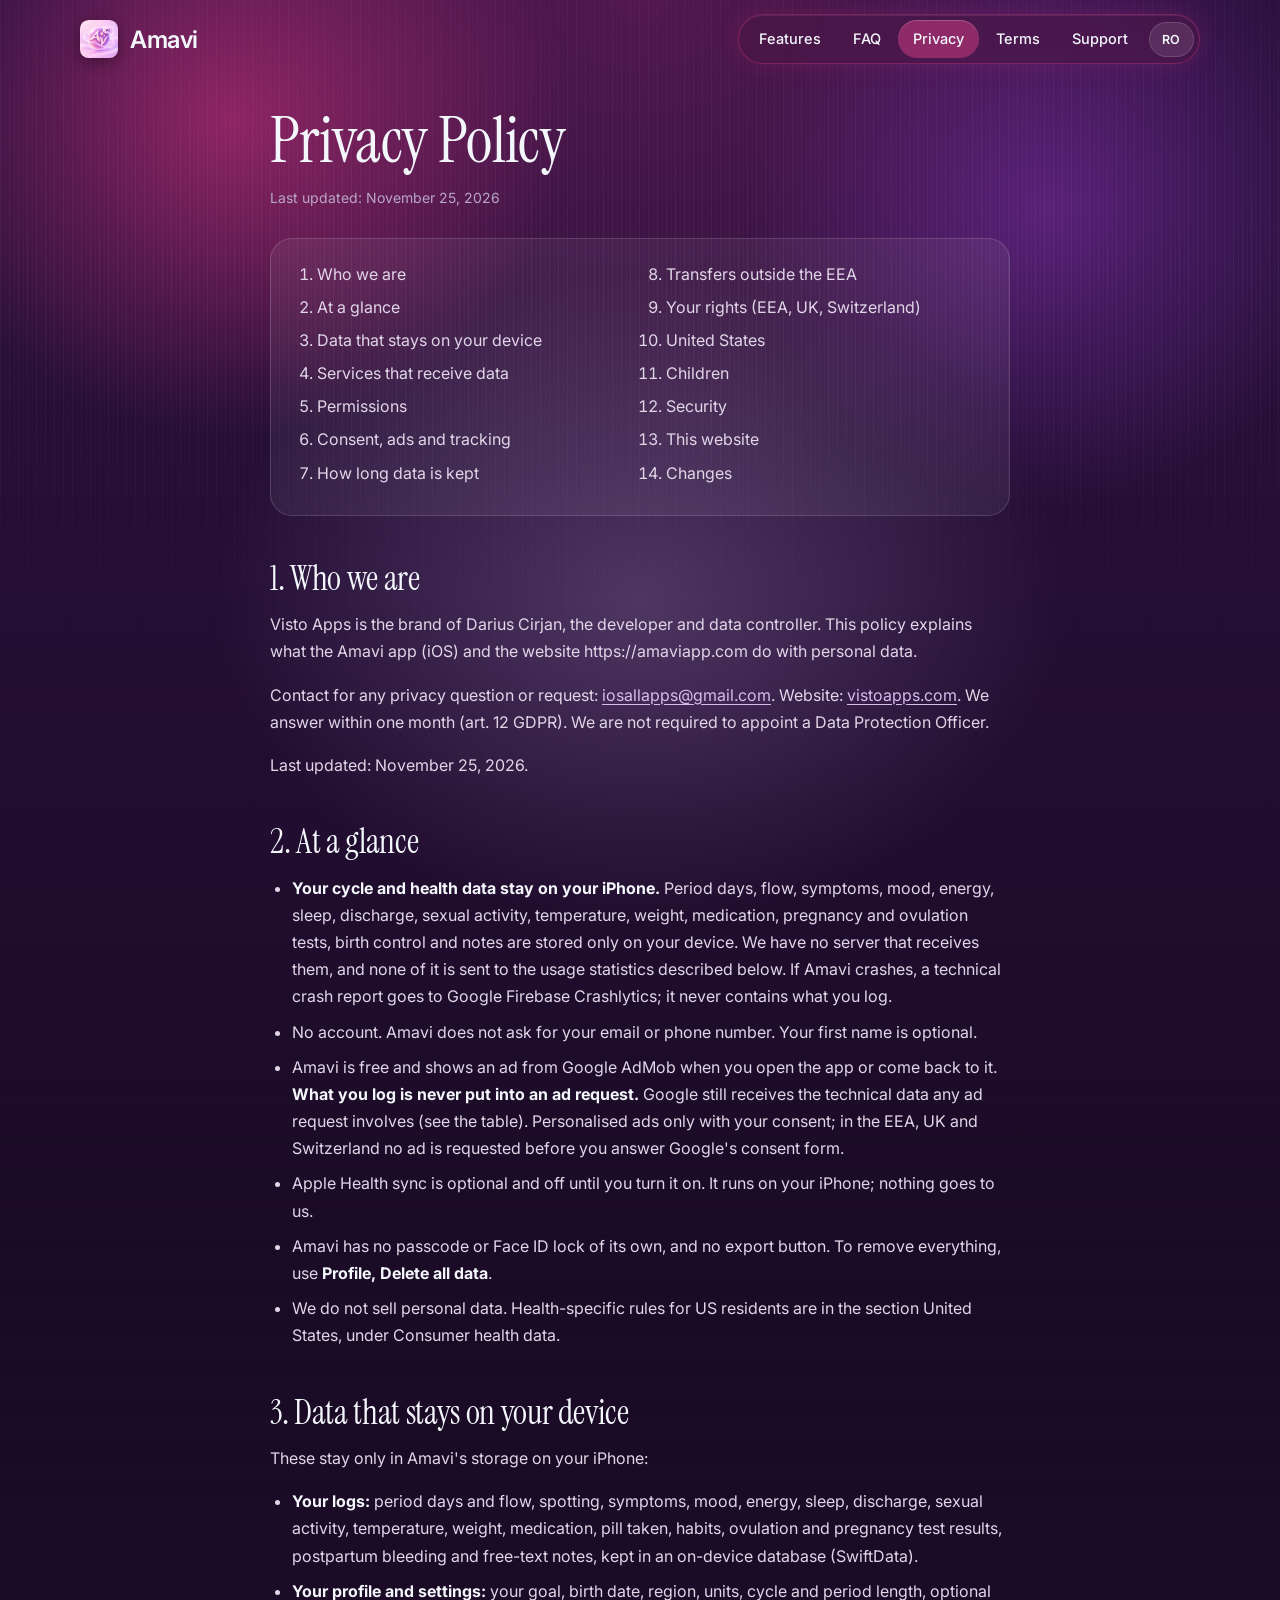
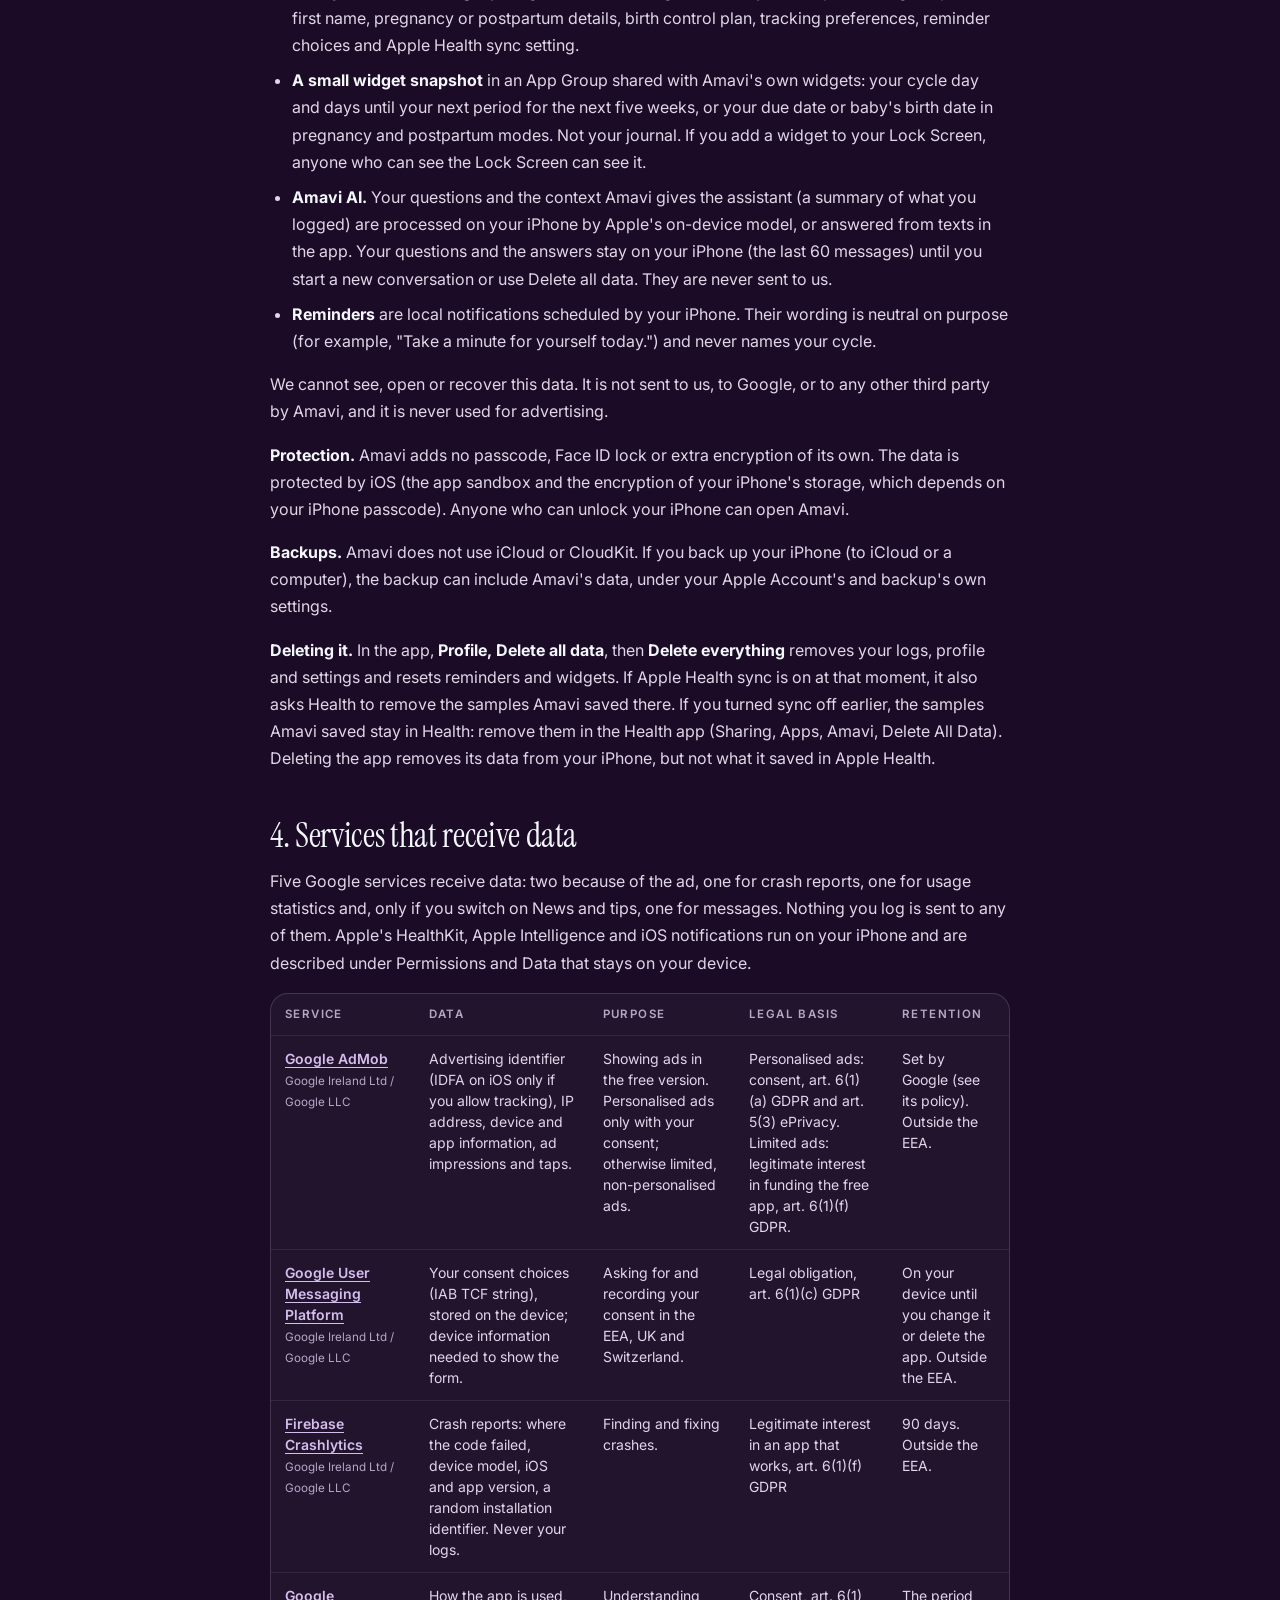
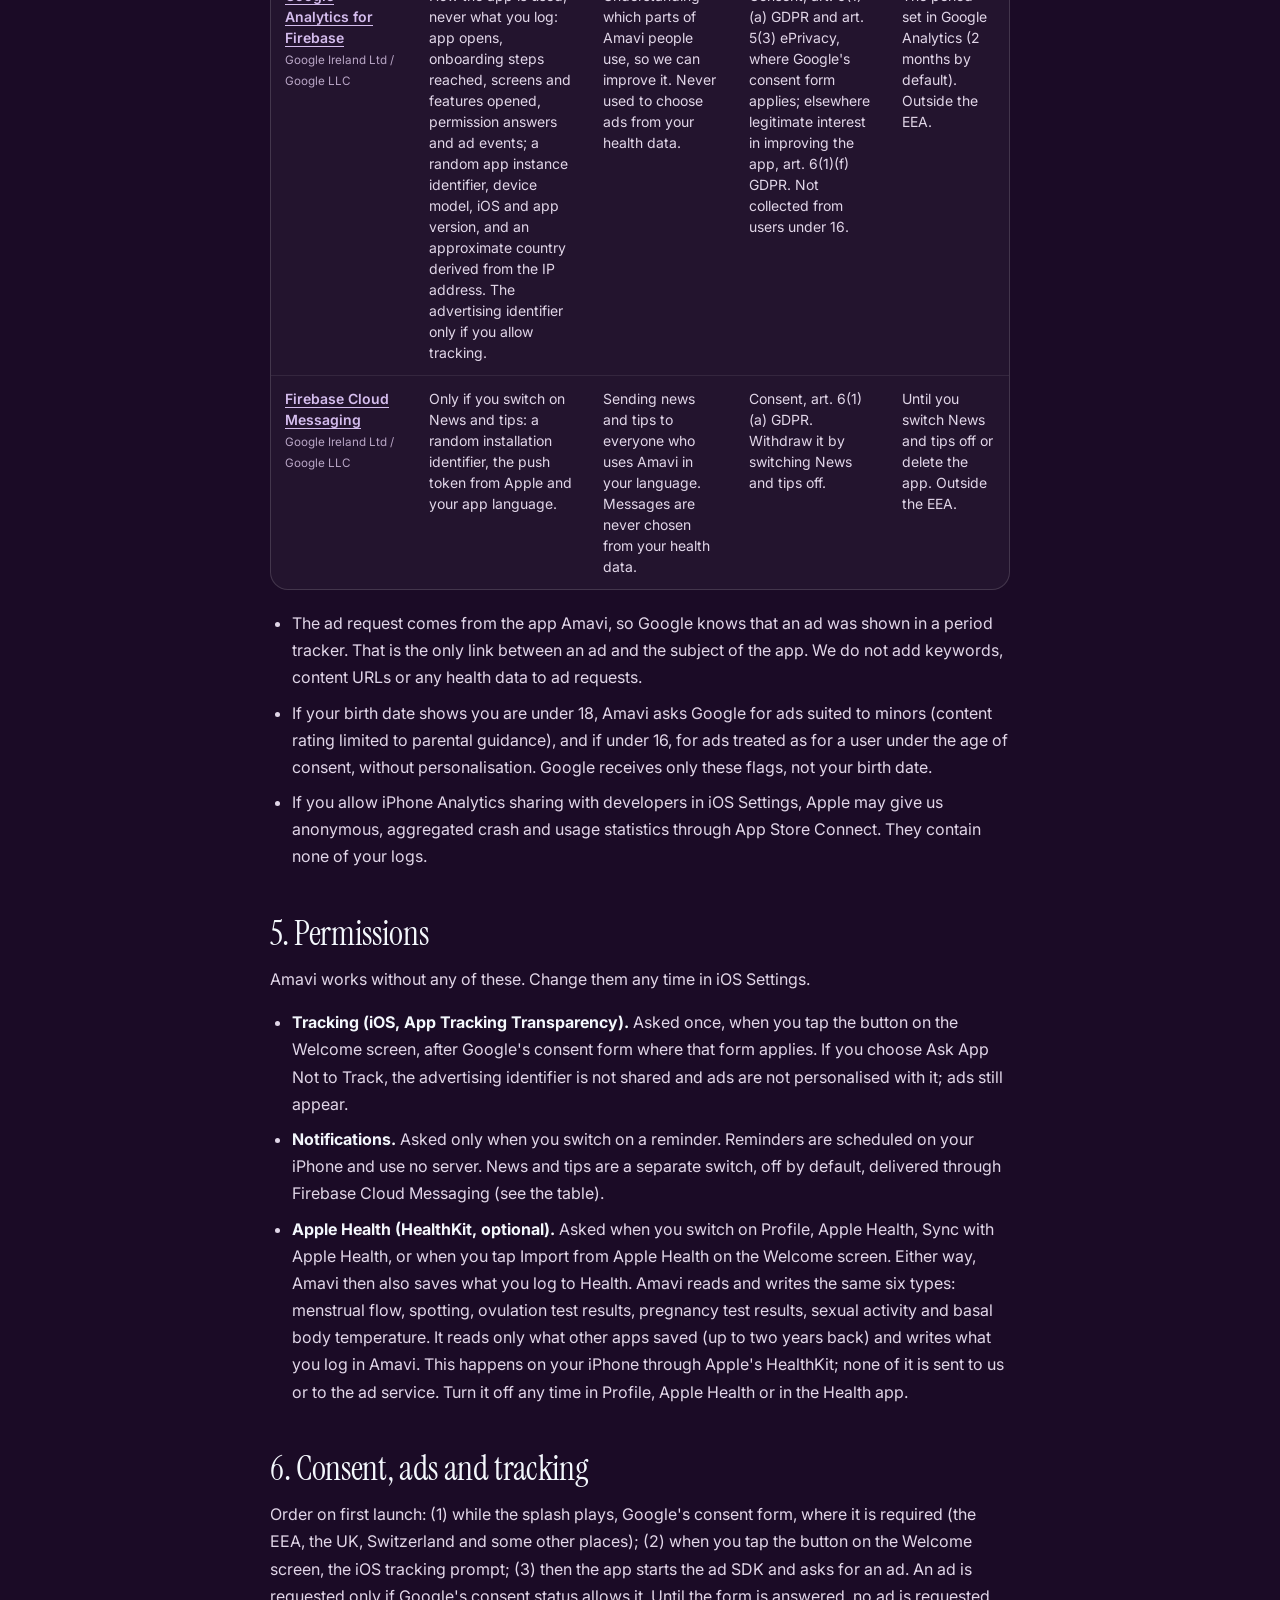
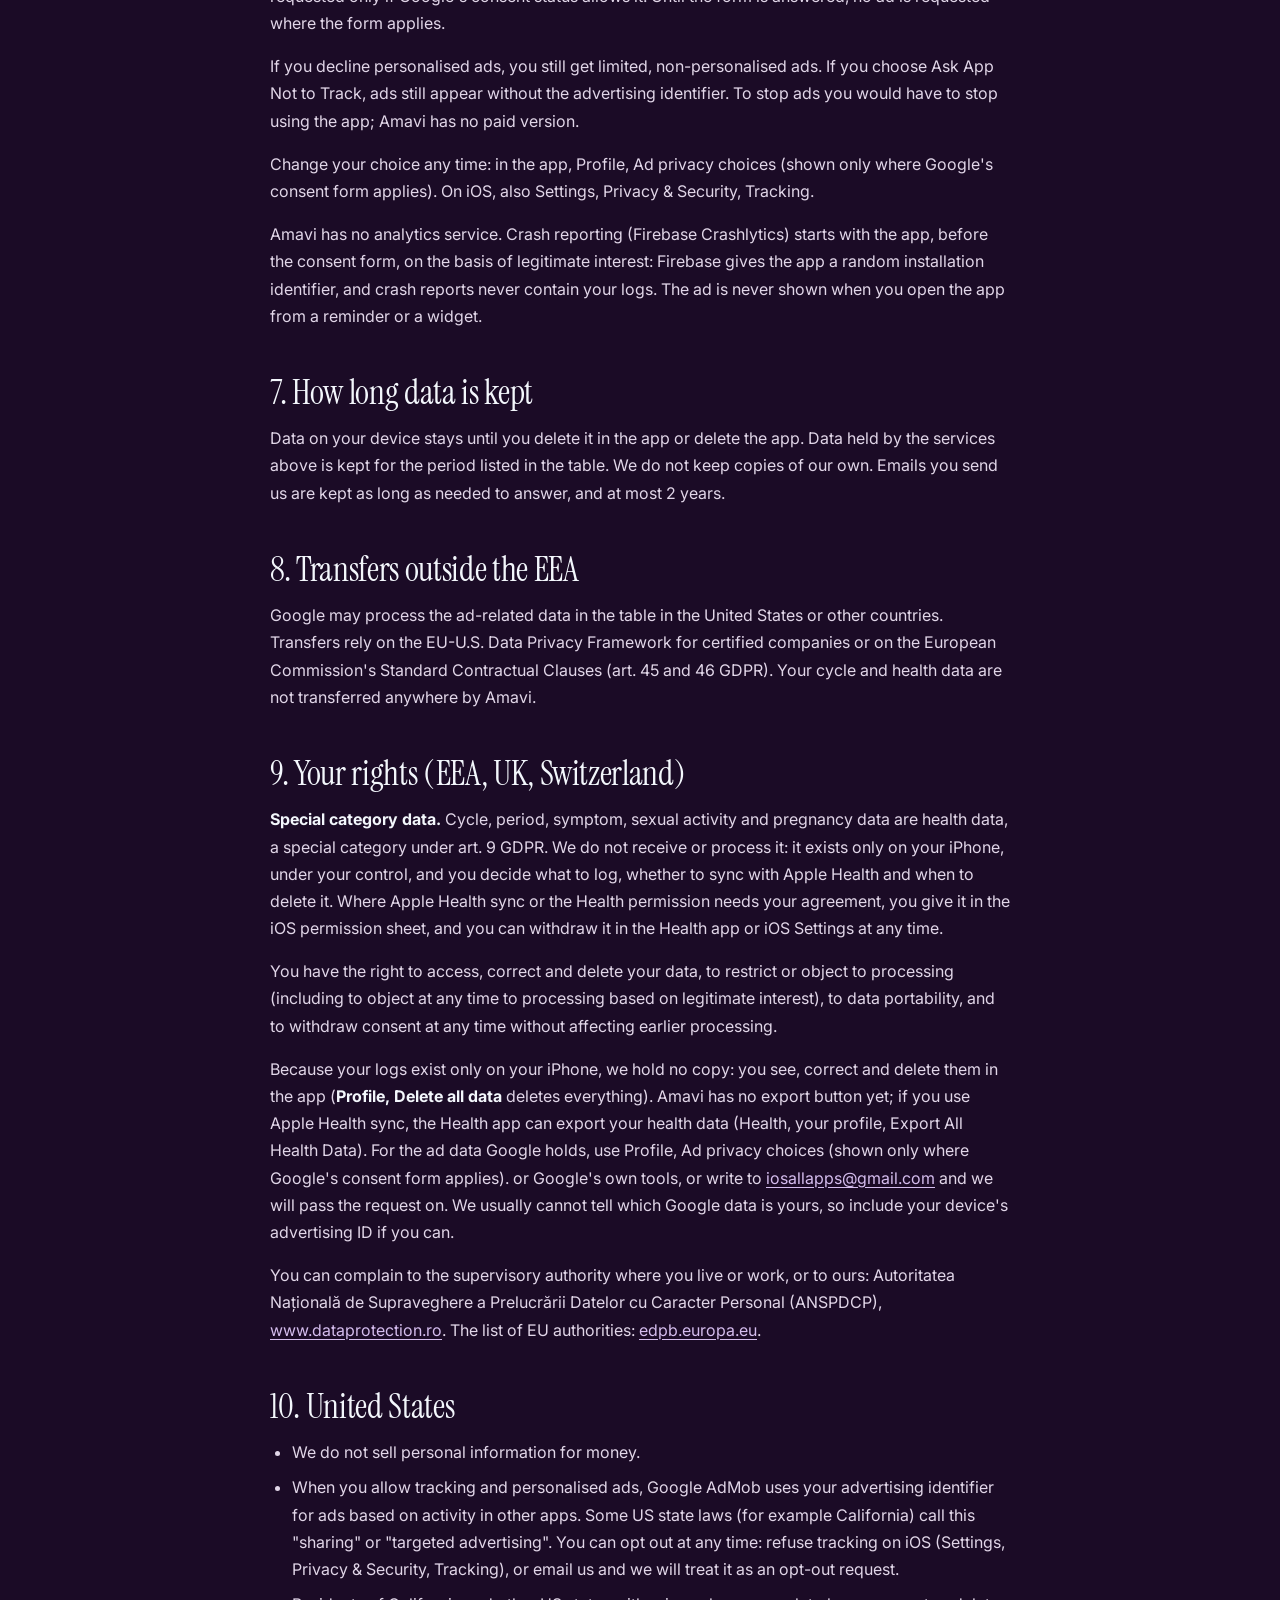
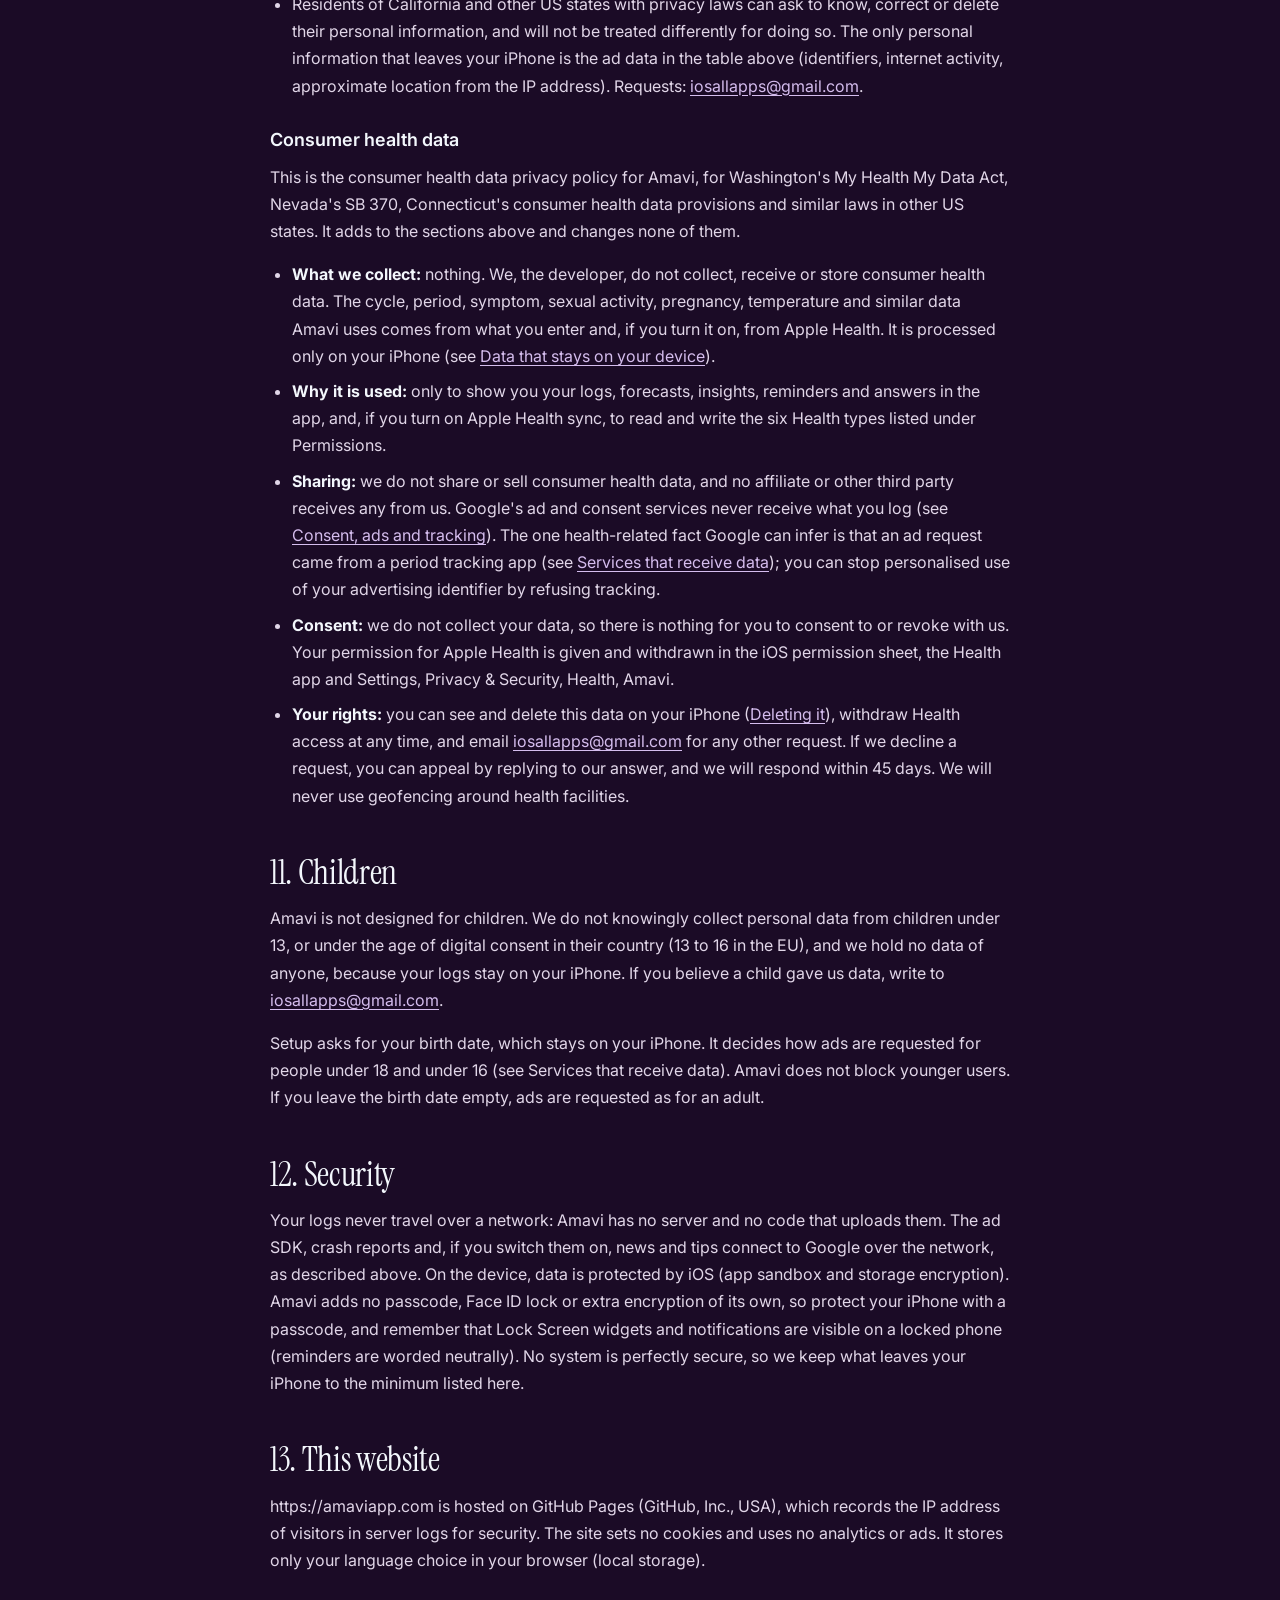
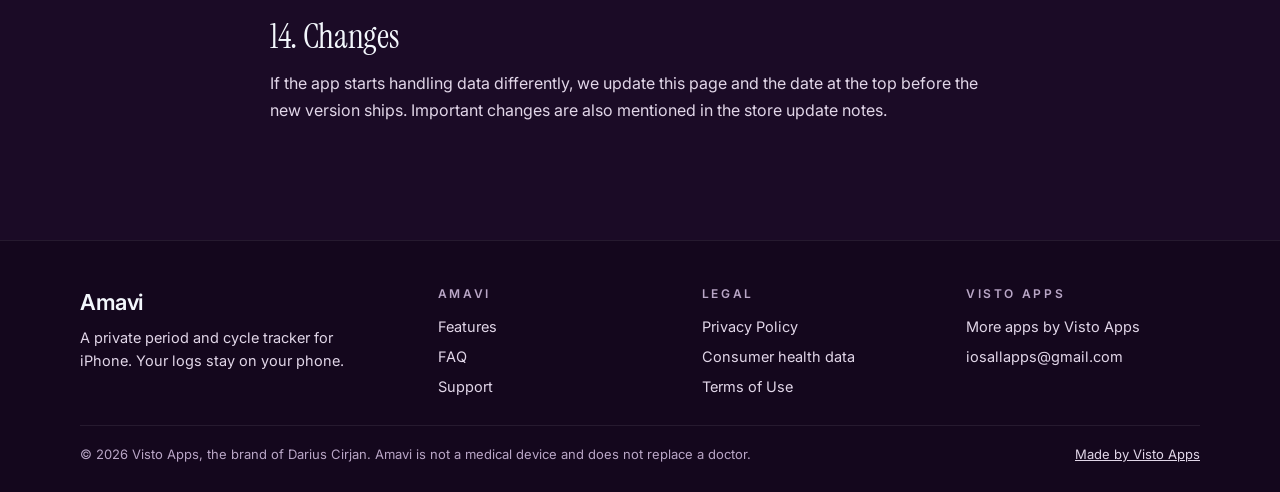
<file: privacy.html>
<!DOCTYPE html>
<html lang="en" data-lang-fixed="en">
<head>
    <meta charset="UTF-8">
    <meta name="viewport" content="width=device-width, initial-scale=1.0">
    <title data-en="Privacy Policy | Amavi" data-ro="Politica de confidențialitate | Amavi">Privacy Policy | Amavi</title>
    <meta name="description" content="How Amavi handles your data: cycle and health logs stay on your iPhone, which services receive what, ads and consent, Apple Health, consumer health data and your rights." data-ro="Cum tratează Amavi datele tale: jurnalul de ciclu și sănătate rămâne pe iPhone, ce servicii primesc ce, reclame și consimțământ, Apple Health, date de sănătate și drepturile tale.">
    <meta name="author" content="Visto Apps">
    <meta name="robots" content="index, follow">
    <link rel="canonical" href="https://amaviapp.com/privacy.html">
    <link rel="alternate" hreflang="en" href="https://amaviapp.com/privacy.html">
    <link rel="alternate" hreflang="ro" href="https://amaviapp.com/ro/privacy.html">
    <link rel="alternate" hreflang="x-default" href="https://amaviapp.com/privacy.html">
    <meta property="og:title" content="Amavi Privacy Policy" data-ro="Politica de confidențialitate Amavi">
    <meta property="og:description" content="How Amavi handles your data: cycle and health logs stay on your iPhone, which services receive what, ads and consent, Apple Health, consumer health data and your rights." data-ro="Cum tratează Amavi datele tale: jurnalul de ciclu și sănătate rămâne pe iPhone, ce servicii primesc ce, reclame și consimțământ, Apple Health, date de sănătate și drepturile tale.">
    <meta property="og:type" content="website">
    <meta property="og:url" content="https://amaviapp.com/privacy.html">
    <meta property="og:site_name" content="Amavi">
    <meta property="og:image" content="https://amaviapp.com/og-image.jpg">
    <meta property="og:image:width" content="1200">
    <meta property="og:image:height" content="630">
    <meta property="og:locale" content="en_GB">
    <meta property="og:locale:alternate" content="ro_RO">
    <meta name="twitter:card" content="summary_large_image">
    <meta name="twitter:title" content="Amavi Privacy Policy" data-ro="Politica de confidențialitate Amavi">
    <meta name="twitter:description" content="How Amavi handles your data: cycle and health logs stay on your iPhone, which services receive what, ads and consent, Apple Health, consumer health data and your rights." data-ro="Cum tratează Amavi datele tale: jurnalul de ciclu și sănătate rămâne pe iPhone, ce servicii primesc ce, reclame și consimțământ, Apple Health, date de sănătate și drepturile tale.">
    <meta name="twitter:image" content="https://amaviapp.com/og-image.jpg">
    <link rel="icon" type="image/png" sizes="32x32" href="favicon-32.png">
    <link rel="icon" type="image/x-icon" href="favicon.ico">
    <link rel="apple-touch-icon" href="apple-touch-icon.png">
    <meta name="theme-color" content="#501950" data-scrolled="#1b0b26">
    <meta name="apple-mobile-web-app-title" content="Amavi">
    <link rel="preload" href="assets/fonts/instrument-serif.woff2" as="font" type="font/woff2" crossorigin>
    <link rel="preload" href="assets/fonts/inter.woff2" as="font" type="font/woff2" crossorigin>

    <link rel="stylesheet" href="styles.css?v=20261116s">
    <script type="application/ld+json">{"@context": "https://schema.org", "@type": "BreadcrumbList", "itemListElement": [{"@type": "ListItem", "position": 1, "name": "Amavi", "item": "https://amaviapp.com/"}, {"@type": "ListItem", "position": 2, "name": "Privacy Policy", "item": "https://amaviapp.com/privacy.html"}]}</script>
    <script src="animations.js?v=20261116s" defer></script>
</head>
<body>
    <a href="#main" class="skip-link" data-en="Skip to main content" data-ro="Sari la conținutul principal">Skip to main content</a>
    <div class="animated-bg" aria-hidden="true"></div>
    <header>
        <div class="container">
            <a href="./" class="logo"><img src="img/icon.webp" alt="" width="38" height="38">Amavi</a>
            <button class="mobile-menu-btn" aria-label="Toggle menu" aria-expanded="false">
                <svg width="24" height="24" viewBox="0 0 24 24" fill="none" stroke="currentColor" stroke-width="2" stroke-linecap="round" stroke-linejoin="round" aria-hidden="true"><line x1="3" y1="6" x2="21" y2="6"></line><line x1="3" y1="12" x2="21" y2="12"></line><line x1="3" y1="18" x2="21" y2="18"></line></svg>
            </button>
            <nav aria-label="Main">
            <ul class="nav-links">
                <li><a href="index.html#features" data-en="Features" data-ro="Funcții">Features</a></li>
                <li><a href="index.html#faq" data-en="FAQ" data-ro="Întrebări">FAQ</a></li>
                <li><a href="privacy.html" aria-current="page" data-en="Privacy" data-ro="Confidențialitate">Privacy</a></li>
                <li><a href="terms.html" data-en="Terms" data-ro="Termeni">Terms</a></li>
                <li><a href="support.html" data-en="Support" data-ro="Suport">Support</a></li>
                <li><button id="lang-toggle" class="lang-btn" aria-label="Switch language">RO</button></li>
            </ul>
            </nav>
        </div>
    </header>
    <main id="main">
        <div class="legal-page">
<!--legal:start-->
<h1 data-en="Privacy Policy" data-ro="Politica de confidențialitate">Privacy Policy</h1>
<p class="last-updated" data-en="Last updated: November 25, 2026" data-ro="Ultima actualizare: 25 noiembrie 2026">Last updated: November 25, 2026</p>
<nav class="legal-toc" aria-label="Contents"><ol>
<li><a href="#intro" data-en="Who we are" data-ro="Cine suntem">Who we are</a></li>
<li><a href="#glance" data-en="At a glance" data-ro="Pe scurt">At a glance</a></li>
<li><a href="#local" data-en="Data that stays on your device" data-ro="Date care rămân pe dispozitiv">Data that stays on your device</a></li>
<li><a href="#services" data-en="Services that receive data" data-ro="Servicii care primesc date">Services that receive data</a></li>
<li><a href="#permissions" data-en="Permissions" data-ro="Permisiuni">Permissions</a></li>
<li><a href="#consent" data-en="Consent, ads and tracking" data-ro="Consimțământ, reclame și urmărire">Consent, ads and tracking</a></li>
<li><a href="#retention" data-en="How long data is kept" data-ro="Cât timp păstrăm datele">How long data is kept</a></li>
<li><a href="#transfers" data-en="Transfers outside the EEA" data-ro="Transferuri în afara SEE">Transfers outside the EEA</a></li>
<li><a href="#rights" data-en="Your rights (EEA, UK, Switzerland)" data-ro="Drepturile tale (SEE, Regatul Unit, Elveția)">Your rights (EEA, UK, Switzerland)</a></li>
<li><a href="#us" data-en="United States" data-ro="Statele Unite">United States</a></li>
<li><a href="#children" data-en="Children" data-ro="Copii">Children</a></li>
<li><a href="#security" data-en="Security" data-ro="Securitate">Security</a></li>
<li><a href="#website" data-en="This website" data-ro="Acest site">This website</a></li>
<li><a href="#changes" data-en="Changes" data-ro="Modificări">Changes</a></li>
</ol></nav>
<section id="intro" class="legal-section">
<h2 data-en="1. Who we are" data-ro="1. Cine suntem">1. Who we are</h2>
<div data-en="&lt;p&gt;Visto Apps is the brand of Darius Cirjan, the developer and data controller. This policy explains what the Amavi app (iOS) and the website https://amaviapp.com do with personal data.&lt;/p&gt;&lt;p&gt;Contact for any privacy question or request: &lt;a href=&quot;mailto:iosallapps@gmail.com&quot;&gt;iosallapps@gmail.com&lt;/a&gt;. Website: &lt;a href=&quot;https://vistoapps.com&quot; rel=&quot;noopener&quot;&gt;vistoapps.com&lt;/a&gt;. We answer within one month (art. 12 GDPR). We are not required to appoint a Data Protection Officer.&lt;/p&gt;&lt;p&gt;Last updated: November 25, 2026.&lt;/p&gt;" data-ro="&lt;p&gt;Visto Apps este marca lui Darius Cirjan, dezvoltatorul și operatorul de date. Această politică explică ce fac aplicația Amavi (iOS) și site-ul https://amaviapp.com cu datele personale.&lt;/p&gt;&lt;p&gt;Contact pentru orice întrebare sau cerere privind datele: &lt;a href=&quot;mailto:iosallapps@gmail.com&quot;&gt;iosallapps@gmail.com&lt;/a&gt;. Site: &lt;a href=&quot;https://vistoapps.com&quot; rel=&quot;noopener&quot;&gt;vistoapps.com&lt;/a&gt;. Răspundem în cel mult o lună (art. 12 GDPR). Nu avem obligația de a numi un responsabil cu protecția datelor.&lt;/p&gt;&lt;p&gt;Ultima actualizare: 25 noiembrie 2026.&lt;/p&gt;"><p>Visto Apps is the brand of Darius Cirjan, the developer and data controller. This policy explains what the Amavi app (iOS) and the website https://amaviapp.com do with personal data.</p><p>Contact for any privacy question or request: <a href="mailto:iosallapps@gmail.com">iosallapps@gmail.com</a>. Website: <a href="https://vistoapps.com" rel="noopener">vistoapps.com</a>. We answer within one month (art. 12 GDPR). We are not required to appoint a Data Protection Officer.</p><p>Last updated: November 25, 2026.</p></div>
</section>
<section id="glance" class="legal-section">
<h2 data-en="2. At a glance" data-ro="2. Pe scurt">2. At a glance</h2>
<div data-en="&lt;ul&gt;&lt;li&gt;&lt;strong&gt;Your cycle and health data stay on your iPhone.&lt;/strong&gt; Period days, flow, symptoms, mood, energy, sleep, discharge, sexual activity, temperature, weight, medication, pregnancy and ovulation tests, birth control and notes are stored only on your device. We have no server that receives them, and none of it is sent to the usage statistics described below. If Amavi crashes, a technical crash report goes to Google Firebase Crashlytics; it never contains what you log.&lt;/li&gt;&lt;li&gt;No account. Amavi does not ask for your email or phone number. Your first name is optional.&lt;/li&gt;&lt;li&gt;Amavi is free and shows an ad from Google AdMob when you open the app or come back to it. &lt;strong&gt;What you log is never put into an ad request.&lt;/strong&gt; Google still receives the technical data any ad request involves (see the table). Personalised ads only with your consent; in the EEA, UK and Switzerland no ad is requested before you answer Google&#x27;s consent form.&lt;/li&gt;&lt;li&gt;Apple Health sync is optional and off until you turn it on. It runs on your iPhone; nothing goes to us.&lt;/li&gt;&lt;li&gt;Amavi has no passcode or Face ID lock of its own, and no export button. To remove everything, use &lt;strong&gt;Profile, Delete all data&lt;/strong&gt;.&lt;/li&gt;&lt;li&gt;We do not sell personal data. Health-specific rules for US residents are in the section United States, under Consumer health data.&lt;/li&gt;&lt;/ul&gt;" data-ro="&lt;ul&gt;&lt;li&gt;&lt;strong&gt;Datele tale despre ciclu și sănătate rămân pe iPhone.&lt;/strong&gt; Zilele de menstruație, fluxul, simptomele, starea de spirit, energia, somnul, scurgerile, activitatea sexuală, temperatura, greutatea, medicația, testele de sarcină și de ovulație, contracepția și notițele se păstrează doar pe dispozitiv. Nu avem server care să le primească și nimic din ele nu ajunge în statisticile de utilizare descrise mai jos. Dacă Amavi se închide neașteptat, un raport tehnic de eroare ajunge la Google Firebase Crashlytics; nu conține niciodată ce notezi.&lt;/li&gt;&lt;li&gt;Fără cont. Amavi nu îți cere emailul sau telefonul. Prenumele este opțional.&lt;/li&gt;&lt;li&gt;Amavi este gratuită și afișează o reclamă Google AdMob când deschizi aplicația sau te întorci în ea. &lt;strong&gt;Ce notezi nu ajunge niciodată într-o cerere de reclamă.&lt;/strong&gt; Google primește totuși datele tehnice pe care le implică orice cerere de reclamă (vezi tabelul). Reclame personalizate doar cu acordul tău; în SEE, Regatul Unit și Elveția nicio reclamă nu se cere înainte să răspunzi la formularul de consimțământ Google.&lt;/li&gt;&lt;li&gt;Sincronizarea cu Apple Health este opțională și oprită până o pornești. Rulează pe iPhone; nimic nu ajunge la noi.&lt;/li&gt;&lt;li&gt;Amavi nu are blocare proprie cu cod sau Face ID și nici buton de export. Ca să ștergi tot, folosește &lt;strong&gt;Profil, Șterge toate datele&lt;/strong&gt;.&lt;/li&gt;&lt;li&gt;Nu vindem date personale. Regulile specifice sănătății pentru rezidenții din SUA sunt în secțiunea Statele Unite, la Date de sănătate ale consumatorului.&lt;/li&gt;&lt;/ul&gt;"><ul><li><strong>Your cycle and health data stay on your iPhone.</strong> Period days, flow, symptoms, mood, energy, sleep, discharge, sexual activity, temperature, weight, medication, pregnancy and ovulation tests, birth control and notes are stored only on your device. We have no server that receives them, and none of it is sent to the usage statistics described below. If Amavi crashes, a technical crash report goes to Google Firebase Crashlytics; it never contains what you log.</li><li>No account. Amavi does not ask for your email or phone number. Your first name is optional.</li><li>Amavi is free and shows an ad from Google AdMob when you open the app or come back to it. <strong>What you log is never put into an ad request.</strong> Google still receives the technical data any ad request involves (see the table). Personalised ads only with your consent; in the EEA, UK and Switzerland no ad is requested before you answer Google's consent form.</li><li>Apple Health sync is optional and off until you turn it on. It runs on your iPhone; nothing goes to us.</li><li>Amavi has no passcode or Face ID lock of its own, and no export button. To remove everything, use <strong>Profile, Delete all data</strong>.</li><li>We do not sell personal data. Health-specific rules for US residents are in the section United States, under Consumer health data.</li></ul></div>
</section>
<section id="local" class="legal-section">
<h2 data-en="3. Data that stays on your device" data-ro="3. Date care rămân pe dispozitiv">3. Data that stays on your device</h2>
<div data-en="&lt;p&gt;These stay only in Amavi&#x27;s storage on your iPhone:&lt;/p&gt;&lt;ul&gt;&lt;li&gt;&lt;strong&gt;Your logs:&lt;/strong&gt; period days and flow, spotting, symptoms, mood, energy, sleep, discharge, sexual activity, temperature, weight, medication, pill taken, habits, ovulation and pregnancy test results, postpartum bleeding and free-text notes, kept in an on-device database (SwiftData).&lt;/li&gt;&lt;li&gt;&lt;strong&gt;Your profile and settings:&lt;/strong&gt; your goal, birth date, region, units, cycle and period length, optional first name, pregnancy or postpartum details, birth control plan, tracking preferences, reminder choices and Apple Health sync setting.&lt;/li&gt;&lt;li&gt;&lt;strong&gt;A small widget snapshot&lt;/strong&gt; in an App Group shared with Amavi&#x27;s own widgets: your cycle day and days until your next period for the next five weeks, or your due date or baby&#x27;s birth date in pregnancy and postpartum modes. Not your journal. If you add a widget to your Lock Screen, anyone who can see the Lock Screen can see it.&lt;/li&gt;&lt;li&gt;&lt;strong&gt;Amavi AI.&lt;/strong&gt; Your questions and the context Amavi gives the assistant (a summary of what you logged) are processed on your iPhone by Apple&#x27;s on-device model, or answered from texts in the app. Your questions and the answers stay on your iPhone (the last 60 messages) until you start a new conversation or use Delete all data. They are never sent to us.&lt;/li&gt;&lt;li&gt;&lt;strong&gt;Reminders&lt;/strong&gt; are local notifications scheduled by your iPhone. Their wording is neutral on purpose (for example, &quot;Take a minute for yourself today.&quot;) and never names your cycle.&lt;/li&gt;&lt;/ul&gt;&lt;p&gt;We cannot see, open or recover this data. It is not sent to us, to Google, or to any other third party by Amavi, and it is never used for advertising.&lt;/p&gt;&lt;p&gt;&lt;strong&gt;Protection.&lt;/strong&gt; Amavi adds no passcode, Face ID lock or extra encryption of its own. The data is protected by iOS (the app sandbox and the encryption of your iPhone&#x27;s storage, which depends on your iPhone passcode). Anyone who can unlock your iPhone can open Amavi.&lt;/p&gt;&lt;p&gt;&lt;strong&gt;Backups.&lt;/strong&gt; Amavi does not use iCloud or CloudKit. If you back up your iPhone (to iCloud or a computer), the backup can include Amavi&#x27;s data, under your Apple Account&#x27;s and backup&#x27;s own settings.&lt;/p&gt;&lt;p&gt;&lt;strong&gt;Deleting it.&lt;/strong&gt; In the app, &lt;strong&gt;Profile, Delete all data&lt;/strong&gt;, then &lt;strong&gt;Delete everything&lt;/strong&gt; removes your logs, profile and settings and resets reminders and widgets. If Apple Health sync is on at that moment, it also asks Health to remove the samples Amavi saved there. If you turned sync off earlier, the samples Amavi saved stay in Health: remove them in the Health app (Sharing, Apps, Amavi, Delete All Data). Deleting the app removes its data from your iPhone, but not what it saved in Apple Health.&lt;/p&gt;" data-ro="&lt;p&gt;Acestea rămân doar în stocarea Amavi de pe iPhone:&lt;/p&gt;&lt;ul&gt;&lt;li&gt;&lt;strong&gt;Jurnalul tău:&lt;/strong&gt; zilele de menstruație și fluxul, sângerări intermenstruale, simptome, starea de spirit, energia, somnul, scurgerile, activitatea sexuală, temperatura, greutatea, medicația, pilula luată, obiceiurile, rezultatele testelor de ovulație și de sarcină, sângerarea postpartum și notițele libere, într-o bază de date de pe dispozitiv (SwiftData).&lt;/li&gt;&lt;li&gt;&lt;strong&gt;Profilul și setările:&lt;/strong&gt; obiectivul, data nașterii, regiunea, unitățile, durata ciclului și a menstruației, prenumele opțional, detaliile de sarcină sau postpartum, planul de contracepție, preferințele de urmărire, alegerile pentru mementouri și setarea de sincronizare cu Apple Health.&lt;/li&gt;&lt;li&gt;&lt;strong&gt;Un mic instantaneu pentru widgeturi&lt;/strong&gt;, într-un App Group comun cu widgeturile Amavi: ziua ciclului și zilele până la următoarea menstruație pentru următoarele cinci săptămâni, ori data estimată a nașterii sau data nașterii bebelușului în modurile sarcină și postpartum. Nu jurnalul tău. Dacă adaugi un widget pe Ecranul blocat, oricine vede Ecranul blocat îl poate vedea.&lt;/li&gt;&lt;li&gt;&lt;strong&gt;Amavi AI.&lt;/strong&gt; Întrebările tale și contextul pe care Amavi îl dă asistentului (un rezumat al ce ai notat) sunt prelucrate pe iPhone de modelul Apple de pe dispozitiv sau primesc răspuns din texte din aplicație. Întrebările și răspunsurile rămân pe iPhone (ultimele 60 de mesaje) până pornești o conversație nouă sau folosești Șterge toate datele. Nu ajung niciodată la noi.&lt;/li&gt;&lt;li&gt;&lt;strong&gt;Mementourile&lt;/strong&gt; sunt notificări locale programate de iPhone. Formularea lor este neutră intenționat (de exemplu, în engleză, „Take a minute for yourself today.”) și nu pomenește niciodată ciclul.&lt;/li&gt;&lt;/ul&gt;&lt;p&gt;Nu putem vedea, deschide sau recupera aceste date. Amavi nu le trimite nouă, Google sau altui terț și ele nu sunt folosite niciodată pentru publicitate.&lt;/p&gt;&lt;p&gt;&lt;strong&gt;Protecție.&lt;/strong&gt; Amavi nu adaugă cod de blocare, Face ID sau criptare proprie. Datele sunt protejate de iOS (izolarea aplicației și criptarea stocării iPhone-ului, care depinde de codul iPhone-ului). Oricine poate debloca iPhone-ul poate deschide Amavi.&lt;/p&gt;&lt;p&gt;&lt;strong&gt;Copii de siguranță.&lt;/strong&gt; Amavi nu folosește iCloud sau CloudKit. Dacă faci copie de siguranță a iPhone-ului (în iCloud sau pe calculator), copia poate include datele Amavi, conform setărilor contului tău Apple și ale copiei.&lt;/p&gt;&lt;p&gt;&lt;strong&gt;Ștergerea.&lt;/strong&gt; În aplicație, &lt;strong&gt;Profil, Șterge toate datele&lt;/strong&gt;, apoi &lt;strong&gt;Șterge tot&lt;/strong&gt; elimină jurnalul, profilul și setările și resetează mementourile și widgeturile. Dacă sincronizarea cu Apple Health este pornită în acel moment, cere și ștergerea din Health a datelor salvate de Amavi. Dacă ai oprit-o mai devreme, datele salvate de Amavi rămân în Health: șterge-le din aplicația Health (Partajare, Aplicații, Amavi, Șterge toate datele). Ștergerea aplicației elimină datele ei de pe iPhone, dar nu ce a salvat în Apple Health.&lt;/p&gt;"><p>These stay only in Amavi's storage on your iPhone:</p><ul><li><strong>Your logs:</strong> period days and flow, spotting, symptoms, mood, energy, sleep, discharge, sexual activity, temperature, weight, medication, pill taken, habits, ovulation and pregnancy test results, postpartum bleeding and free-text notes, kept in an on-device database (SwiftData).</li><li><strong>Your profile and settings:</strong> your goal, birth date, region, units, cycle and period length, optional first name, pregnancy or postpartum details, birth control plan, tracking preferences, reminder choices and Apple Health sync setting.</li><li><strong>A small widget snapshot</strong> in an App Group shared with Amavi's own widgets: your cycle day and days until your next period for the next five weeks, or your due date or baby's birth date in pregnancy and postpartum modes. Not your journal. If you add a widget to your Lock Screen, anyone who can see the Lock Screen can see it.</li><li><strong>Amavi AI.</strong> Your questions and the context Amavi gives the assistant (a summary of what you logged) are processed on your iPhone by Apple's on-device model, or answered from texts in the app. Your questions and the answers stay on your iPhone (the last 60 messages) until you start a new conversation or use Delete all data. They are never sent to us.</li><li><strong>Reminders</strong> are local notifications scheduled by your iPhone. Their wording is neutral on purpose (for example, "Take a minute for yourself today.") and never names your cycle.</li></ul><p>We cannot see, open or recover this data. It is not sent to us, to Google, or to any other third party by Amavi, and it is never used for advertising.</p><p><strong>Protection.</strong> Amavi adds no passcode, Face ID lock or extra encryption of its own. The data is protected by iOS (the app sandbox and the encryption of your iPhone's storage, which depends on your iPhone passcode). Anyone who can unlock your iPhone can open Amavi.</p><p><strong>Backups.</strong> Amavi does not use iCloud or CloudKit. If you back up your iPhone (to iCloud or a computer), the backup can include Amavi's data, under your Apple Account's and backup's own settings.</p><p><strong>Deleting it.</strong> In the app, <strong>Profile, Delete all data</strong>, then <strong>Delete everything</strong> removes your logs, profile and settings and resets reminders and widgets. If Apple Health sync is on at that moment, it also asks Health to remove the samples Amavi saved there. If you turned sync off earlier, the samples Amavi saved stay in Health: remove them in the Health app (Sharing, Apps, Amavi, Delete All Data). Deleting the app removes its data from your iPhone, but not what it saved in Apple Health.</p></div>
</section>
<section id="services" class="legal-section">
<h2 data-en="4. Services that receive data" data-ro="4. Servicii care primesc date">4. Services that receive data</h2>
<div data-en="&lt;p&gt;Five Google services receive data: two because of the ad, one for crash reports, one for usage statistics and, only if you switch on News and tips, one for messages. Nothing you log is sent to any of them. Apple&#x27;s HealthKit, Apple Intelligence and iOS notifications run on your iPhone and are described under Permissions and Data that stays on your device.&lt;/p&gt;&lt;div class=&quot;table-wrap&quot;&gt;&lt;table class=&quot;legal-table&quot;&gt;&lt;thead&gt;&lt;tr&gt;&lt;th scope=&quot;col&quot;&gt;Service&lt;/th&gt;&lt;th scope=&quot;col&quot;&gt;Data&lt;/th&gt;&lt;th scope=&quot;col&quot;&gt;Purpose&lt;/th&gt;&lt;th scope=&quot;col&quot;&gt;Legal basis&lt;/th&gt;&lt;th scope=&quot;col&quot;&gt;Retention&lt;/th&gt;&lt;/tr&gt;&lt;/thead&gt;&lt;tbody&gt;&lt;tr&gt;&lt;th scope=&quot;row&quot;&gt;&lt;a href=&quot;https://policies.google.com/technologies/ads&quot; rel=&quot;noopener&quot;&gt;Google AdMob&lt;/a&gt;&lt;br&gt;&lt;small&gt;Google Ireland Ltd / Google LLC&lt;/small&gt;&lt;/th&gt;&lt;td data-label=&quot;Data&quot;&gt;Advertising identifier (IDFA on iOS only if you allow tracking), IP address, device and app information, ad impressions and taps.&lt;/td&gt;&lt;td data-label=&quot;Purpose&quot;&gt;Showing ads in the free version. Personalised ads only with your consent; otherwise limited, non-personalised ads.&lt;/td&gt;&lt;td data-label=&quot;Legal basis&quot;&gt;Personalised ads: consent, art. 6(1)(a) GDPR and art. 5(3) ePrivacy. Limited ads: legitimate interest in funding the free app, art. 6(1)(f) GDPR.&lt;/td&gt;&lt;td data-label=&quot;Retention&quot;&gt;Set by Google (see its policy). Outside the EEA.&lt;/td&gt;&lt;/tr&gt;&lt;tr&gt;&lt;th scope=&quot;row&quot;&gt;&lt;a href=&quot;https://policies.google.com/privacy&quot; rel=&quot;noopener&quot;&gt;Google User Messaging Platform&lt;/a&gt;&lt;br&gt;&lt;small&gt;Google Ireland Ltd / Google LLC&lt;/small&gt;&lt;/th&gt;&lt;td data-label=&quot;Data&quot;&gt;Your consent choices (IAB TCF string), stored on the device; device information needed to show the form.&lt;/td&gt;&lt;td data-label=&quot;Purpose&quot;&gt;Asking for and recording your consent in the EEA, UK and Switzerland.&lt;/td&gt;&lt;td data-label=&quot;Legal basis&quot;&gt;Legal obligation, art. 6(1)(c) GDPR&lt;/td&gt;&lt;td data-label=&quot;Retention&quot;&gt;On your device until you change it or delete the app. Outside the EEA.&lt;/td&gt;&lt;/tr&gt;&lt;tr&gt;&lt;th scope=&quot;row&quot;&gt;&lt;a href=&quot;https://firebase.google.com/support/privacy&quot; rel=&quot;noopener&quot;&gt;Firebase Crashlytics&lt;/a&gt;&lt;br&gt;&lt;small&gt;Google Ireland Ltd / Google LLC&lt;/small&gt;&lt;/th&gt;&lt;td data-label=&quot;Data&quot;&gt;Crash reports: where the code failed, device model, iOS and app version, a random installation identifier. Never your logs.&lt;/td&gt;&lt;td data-label=&quot;Purpose&quot;&gt;Finding and fixing crashes.&lt;/td&gt;&lt;td data-label=&quot;Legal basis&quot;&gt;Legitimate interest in an app that works, art. 6(1)(f) GDPR&lt;/td&gt;&lt;td data-label=&quot;Retention&quot;&gt;90 days. Outside the EEA.&lt;/td&gt;&lt;/tr&gt;&lt;tr&gt;&lt;th scope=&quot;row&quot;&gt;&lt;a href=&quot;https://firebase.google.com/support/privacy&quot; rel=&quot;noopener&quot;&gt;Google Analytics for Firebase&lt;/a&gt;&lt;br&gt;&lt;small&gt;Google Ireland Ltd / Google LLC&lt;/small&gt;&lt;/th&gt;&lt;td data-label=&quot;Data&quot;&gt;How the app is used, never what you log: app opens, onboarding steps reached, screens and features opened, permission answers and ad events; a random app instance identifier, device model, iOS and app version, and an approximate country derived from the IP address. The advertising identifier only if you allow tracking.&lt;/td&gt;&lt;td data-label=&quot;Purpose&quot;&gt;Understanding which parts of Amavi people use, so we can improve it. Never used to choose ads from your health data.&lt;/td&gt;&lt;td data-label=&quot;Legal basis&quot;&gt;Consent, art. 6(1)(a) GDPR and art. 5(3) ePrivacy, where Google&#x27;s consent form applies; elsewhere legitimate interest in improving the app, art. 6(1)(f) GDPR. Not collected from users under 16.&lt;/td&gt;&lt;td data-label=&quot;Retention&quot;&gt;The period set in Google Analytics (2 months by default). Outside the EEA.&lt;/td&gt;&lt;/tr&gt;&lt;tr&gt;&lt;th scope=&quot;row&quot;&gt;&lt;a href=&quot;https://firebase.google.com/support/privacy&quot; rel=&quot;noopener&quot;&gt;Firebase Cloud Messaging&lt;/a&gt;&lt;br&gt;&lt;small&gt;Google Ireland Ltd / Google LLC&lt;/small&gt;&lt;/th&gt;&lt;td data-label=&quot;Data&quot;&gt;Only if you switch on News and tips: a random installation identifier, the push token from Apple and your app language.&lt;/td&gt;&lt;td data-label=&quot;Purpose&quot;&gt;Sending news and tips to everyone who uses Amavi in your language. Messages are never chosen from your health data.&lt;/td&gt;&lt;td data-label=&quot;Legal basis&quot;&gt;Consent, art. 6(1)(a) GDPR. Withdraw it by switching News and tips off.&lt;/td&gt;&lt;td data-label=&quot;Retention&quot;&gt;Until you switch News and tips off or delete the app. Outside the EEA.&lt;/td&gt;&lt;/tr&gt;&lt;/tbody&gt;&lt;/table&gt;&lt;/div&gt;&lt;ul&gt;&lt;li&gt;The ad request comes from the app Amavi, so Google knows that an ad was shown in a period tracker. That is the only link between an ad and the subject of the app. We do not add keywords, content URLs or any health data to ad requests.&lt;/li&gt;&lt;li&gt;If your birth date shows you are under 18, Amavi asks Google for ads suited to minors (content rating limited to parental guidance), and if under 16, for ads treated as for a user under the age of consent, without personalisation. Google receives only these flags, not your birth date.&lt;/li&gt;&lt;li&gt;If you allow iPhone Analytics sharing with developers in iOS Settings, Apple may give us anonymous, aggregated crash and usage statistics through App Store Connect. They contain none of your logs.&lt;/li&gt;&lt;/ul&gt;" data-ro="&lt;p&gt;Cinci servicii Google primesc date: două din cauza reclamei, unul pentru rapoarte de erori, unul pentru statistici de utilizare și, doar dacă pornești Noutăți și sfaturi, unul pentru mesaje. Nimic din ce notezi nu este trimis vreunuia dintre ele. HealthKit, Apple Intelligence și notificările iOS de la Apple rulează pe iPhone și sunt descrise la Permisiuni și la Date care rămân pe dispozitiv.&lt;/p&gt;&lt;div class=&quot;table-wrap&quot;&gt;&lt;table class=&quot;legal-table&quot;&gt;&lt;thead&gt;&lt;tr&gt;&lt;th scope=&quot;col&quot;&gt;Serviciu&lt;/th&gt;&lt;th scope=&quot;col&quot;&gt;Date&lt;/th&gt;&lt;th scope=&quot;col&quot;&gt;Scop&lt;/th&gt;&lt;th scope=&quot;col&quot;&gt;Temei legal&lt;/th&gt;&lt;th scope=&quot;col&quot;&gt;Păstrare&lt;/th&gt;&lt;/tr&gt;&lt;/thead&gt;&lt;tbody&gt;&lt;tr&gt;&lt;th scope=&quot;row&quot;&gt;&lt;a href=&quot;https://policies.google.com/technologies/ads&quot; rel=&quot;noopener&quot;&gt;Google AdMob&lt;/a&gt;&lt;br&gt;&lt;small&gt;Google Ireland Ltd / Google LLC&lt;/small&gt;&lt;/th&gt;&lt;td data-label=&quot;Date&quot;&gt;Identificatorul de publicitate (IDFA pe iOS doar dacă permiți urmărirea), adresa IP, informații despre dispozitiv și aplicație, afișări și atingeri ale reclamelor.&lt;/td&gt;&lt;td data-label=&quot;Scop&quot;&gt;Afișarea reclamelor în versiunea gratuită. Reclame personalizate doar cu acordul tău; altfel reclame limitate, nepersonalizate.&lt;/td&gt;&lt;td data-label=&quot;Temei legal&quot;&gt;Reclame personalizate: consimțământ, art. 6 alin. (1) lit. a GDPR și art. 5 alin. (3) ePrivacy. Reclame limitate: interes legitim de a finanța aplicația gratuită, art. 6 alin. (1) lit. f GDPR.&lt;/td&gt;&lt;td data-label=&quot;Păstrare&quot;&gt;Stabilită de Google (vezi politica sa). În afara SEE.&lt;/td&gt;&lt;/tr&gt;&lt;tr&gt;&lt;th scope=&quot;row&quot;&gt;&lt;a href=&quot;https://policies.google.com/privacy&quot; rel=&quot;noopener&quot;&gt;Google User Messaging Platform&lt;/a&gt;&lt;br&gt;&lt;small&gt;Google Ireland Ltd / Google LLC&lt;/small&gt;&lt;/th&gt;&lt;td data-label=&quot;Date&quot;&gt;Alegerile tale de consimțământ (șirul IAB TCF), păstrate pe dispozitiv; informații despre dispozitiv necesare afișării formularului.&lt;/td&gt;&lt;td data-label=&quot;Scop&quot;&gt;Cererea și înregistrarea consimțământului tău în SEE, Regatul Unit și Elveția.&lt;/td&gt;&lt;td data-label=&quot;Temei legal&quot;&gt;Obligație legală, art. 6 alin. (1) lit. c GDPR&lt;/td&gt;&lt;td data-label=&quot;Păstrare&quot;&gt;Pe dispozitiv, până o schimbi sau ștergi aplicația. În afara SEE.&lt;/td&gt;&lt;/tr&gt;&lt;tr&gt;&lt;th scope=&quot;row&quot;&gt;&lt;a href=&quot;https://firebase.google.com/support/privacy&quot; rel=&quot;noopener&quot;&gt;Firebase Crashlytics&lt;/a&gt;&lt;br&gt;&lt;small&gt;Google Ireland Ltd / Google LLC&lt;/small&gt;&lt;/th&gt;&lt;td data-label=&quot;Date&quot;&gt;Rapoarte de erori: unde a cedat codul, modelul dispozitivului, versiunea iOS și a aplicației, un identificator aleatoriu de instalare. Niciodată jurnalul tău.&lt;/td&gt;&lt;td data-label=&quot;Scop&quot;&gt;Găsirea și repararea erorilor.&lt;/td&gt;&lt;td data-label=&quot;Temei legal&quot;&gt;Interes legitim pentru o aplicație care funcționează, art. 6 alin. (1) lit. f GDPR&lt;/td&gt;&lt;td data-label=&quot;Păstrare&quot;&gt;90 de zile. În afara SEE.&lt;/td&gt;&lt;/tr&gt;&lt;tr&gt;&lt;th scope=&quot;row&quot;&gt;&lt;a href=&quot;https://firebase.google.com/support/privacy&quot; rel=&quot;noopener&quot;&gt;Google Analytics for Firebase&lt;/a&gt;&lt;br&gt;&lt;small&gt;Google Ireland Ltd / Google LLC&lt;/small&gt;&lt;/th&gt;&lt;td data-label=&quot;Date&quot;&gt;Cum este folosită aplicația, niciodată ce notezi: deschiderile aplicației, pașii de configurare parcurși, ecranele și funcțiile deschise, răspunsurile la permisiuni și evenimentele reclamelor; un identificator aleatoriu al instalării, modelul dispozitivului, versiunea iOS și a aplicației și țara aproximativă dedusă din adresa IP. Identificatorul de publicitate doar dacă permiți urmărirea.&lt;/td&gt;&lt;td data-label=&quot;Scop&quot;&gt;Să înțelegem ce părți din Amavi sunt folosite, ca să o îmbunătățim. Nu sunt folosite niciodată pentru a alege reclame după datele tale de sănătate.&lt;/td&gt;&lt;td data-label=&quot;Temei legal&quot;&gt;Consimțământ, art. 6 alin. (1) lit. a GDPR și art. 5 alin. (3) ePrivacy, acolo unde se aplică formularul de consimțământ Google; în rest, interes legitim de a îmbunătăți aplicația, art. 6 alin. (1) lit. f GDPR. Nu se colectează de la utilizatori sub 16 ani.&lt;/td&gt;&lt;td data-label=&quot;Păstrare&quot;&gt;Perioada setată în Google Analytics (implicit 2 luni). În afara SEE.&lt;/td&gt;&lt;/tr&gt;&lt;tr&gt;&lt;th scope=&quot;row&quot;&gt;&lt;a href=&quot;https://firebase.google.com/support/privacy&quot; rel=&quot;noopener&quot;&gt;Firebase Cloud Messaging&lt;/a&gt;&lt;br&gt;&lt;small&gt;Google Ireland Ltd / Google LLC&lt;/small&gt;&lt;/th&gt;&lt;td data-label=&quot;Date&quot;&gt;Doar dacă pornești Noutăți și sfaturi: un identificator aleatoriu de instalare, tokenul de notificări de la Apple și limba aplicației.&lt;/td&gt;&lt;td data-label=&quot;Scop&quot;&gt;Trimiterea de noutăți și sfaturi tuturor celor care folosesc Amavi în limba ta. Mesajele nu sunt alese niciodată după datele tale de sănătate.&lt;/td&gt;&lt;td data-label=&quot;Temei legal&quot;&gt;Consimțământ, art. 6 alin. (1) lit. a GDPR. Îl retragi oprind Noutăți și sfaturi.&lt;/td&gt;&lt;td data-label=&quot;Păstrare&quot;&gt;Până oprești Noutăți și sfaturi sau ștergi aplicația. În afara SEE.&lt;/td&gt;&lt;/tr&gt;&lt;/tbody&gt;&lt;/table&gt;&lt;/div&gt;&lt;ul&gt;&lt;li&gt;Cererea de reclamă vine din aplicația Amavi, deci Google știe că o reclamă a fost afișată într-un calendar menstrual. Aceasta este singura legătură între o reclamă și subiectul aplicației. Nu adăugăm cuvinte-cheie, adrese de conținut sau date de sănătate în cererile de reclame.&lt;/li&gt;&lt;li&gt;Dacă data nașterii arată că ai sub 18 ani, Amavi cere Google reclame potrivite minorilor (clasificare limitată la îndrumare parentală), iar sub 16 ani, reclame tratate ca pentru un utilizator sub vârsta consimțământului, fără personalizare. Google primește doar aceste semnale, nu data nașterii.&lt;/li&gt;&lt;li&gt;Dacă permiți în Setări iOS partajarea datelor Analytics ale iPhone-ului cu dezvoltatorii, Apple ne poate oferi prin App Store Connect statistici anonime, agregate, despre erori și utilizare. Ele nu conțin nimic din jurnalul tău.&lt;/li&gt;&lt;/ul&gt;"><p>Five Google services receive data: two because of the ad, one for crash reports, one for usage statistics and, only if you switch on News and tips, one for messages. Nothing you log is sent to any of them. Apple's HealthKit, Apple Intelligence and iOS notifications run on your iPhone and are described under Permissions and Data that stays on your device.</p><div class="table-wrap"><table class="legal-table"><thead><tr><th scope="col">Service</th><th scope="col">Data</th><th scope="col">Purpose</th><th scope="col">Legal basis</th><th scope="col">Retention</th></tr></thead><tbody><tr><th scope="row"><a href="https://policies.google.com/technologies/ads" rel="noopener">Google AdMob</a><br><small>Google Ireland Ltd / Google LLC</small></th><td data-label="Data">Advertising identifier (IDFA on iOS only if you allow tracking), IP address, device and app information, ad impressions and taps.</td><td data-label="Purpose">Showing ads in the free version. Personalised ads only with your consent; otherwise limited, non-personalised ads.</td><td data-label="Legal basis">Personalised ads: consent, art. 6(1)(a) GDPR and art. 5(3) ePrivacy. Limited ads: legitimate interest in funding the free app, art. 6(1)(f) GDPR.</td><td data-label="Retention">Set by Google (see its policy). Outside the EEA.</td></tr><tr><th scope="row"><a href="https://policies.google.com/privacy" rel="noopener">Google User Messaging Platform</a><br><small>Google Ireland Ltd / Google LLC</small></th><td data-label="Data">Your consent choices (IAB TCF string), stored on the device; device information needed to show the form.</td><td data-label="Purpose">Asking for and recording your consent in the EEA, UK and Switzerland.</td><td data-label="Legal basis">Legal obligation, art. 6(1)(c) GDPR</td><td data-label="Retention">On your device until you change it or delete the app. Outside the EEA.</td></tr><tr><th scope="row"><a href="https://firebase.google.com/support/privacy" rel="noopener">Firebase Crashlytics</a><br><small>Google Ireland Ltd / Google LLC</small></th><td data-label="Data">Crash reports: where the code failed, device model, iOS and app version, a random installation identifier. Never your logs.</td><td data-label="Purpose">Finding and fixing crashes.</td><td data-label="Legal basis">Legitimate interest in an app that works, art. 6(1)(f) GDPR</td><td data-label="Retention">90 days. Outside the EEA.</td></tr><tr><th scope="row"><a href="https://firebase.google.com/support/privacy" rel="noopener">Google Analytics for Firebase</a><br><small>Google Ireland Ltd / Google LLC</small></th><td data-label="Data">How the app is used, never what you log: app opens, onboarding steps reached, screens and features opened, permission answers and ad events; a random app instance identifier, device model, iOS and app version, and an approximate country derived from the IP address. The advertising identifier only if you allow tracking.</td><td data-label="Purpose">Understanding which parts of Amavi people use, so we can improve it. Never used to choose ads from your health data.</td><td data-label="Legal basis">Consent, art. 6(1)(a) GDPR and art. 5(3) ePrivacy, where Google's consent form applies; elsewhere legitimate interest in improving the app, art. 6(1)(f) GDPR. Not collected from users under 16.</td><td data-label="Retention">The period set in Google Analytics (2 months by default). Outside the EEA.</td></tr><tr><th scope="row"><a href="https://firebase.google.com/support/privacy" rel="noopener">Firebase Cloud Messaging</a><br><small>Google Ireland Ltd / Google LLC</small></th><td data-label="Data">Only if you switch on News and tips: a random installation identifier, the push token from Apple and your app language.</td><td data-label="Purpose">Sending news and tips to everyone who uses Amavi in your language. Messages are never chosen from your health data.</td><td data-label="Legal basis">Consent, art. 6(1)(a) GDPR. Withdraw it by switching News and tips off.</td><td data-label="Retention">Until you switch News and tips off or delete the app. Outside the EEA.</td></tr></tbody></table></div><ul><li>The ad request comes from the app Amavi, so Google knows that an ad was shown in a period tracker. That is the only link between an ad and the subject of the app. We do not add keywords, content URLs or any health data to ad requests.</li><li>If your birth date shows you are under 18, Amavi asks Google for ads suited to minors (content rating limited to parental guidance), and if under 16, for ads treated as for a user under the age of consent, without personalisation. Google receives only these flags, not your birth date.</li><li>If you allow iPhone Analytics sharing with developers in iOS Settings, Apple may give us anonymous, aggregated crash and usage statistics through App Store Connect. They contain none of your logs.</li></ul></div>
</section>
<section id="permissions" class="legal-section">
<h2 data-en="5. Permissions" data-ro="5. Permisiuni">5. Permissions</h2>
<div data-en="&lt;p&gt;Amavi works without any of these. Change them any time in iOS Settings.&lt;/p&gt;&lt;ul&gt;&lt;li&gt;&lt;strong&gt;Tracking (iOS, App Tracking Transparency).&lt;/strong&gt; Asked once, when you tap the button on the Welcome screen, after Google&#x27;s consent form where that form applies. If you choose Ask App Not to Track, the advertising identifier is not shared and ads are not personalised with it; ads still appear.&lt;/li&gt;&lt;li&gt;&lt;strong&gt;Notifications.&lt;/strong&gt; Asked only when you switch on a reminder. Reminders are scheduled on your iPhone and use no server. News and tips are a separate switch, off by default, delivered through Firebase Cloud Messaging (see the table).&lt;/li&gt;&lt;li&gt;&lt;strong&gt;Apple Health (HealthKit, optional).&lt;/strong&gt; Asked when you switch on Profile, Apple Health, Sync with Apple Health, or when you tap Import from Apple Health on the Welcome screen. Either way, Amavi then also saves what you log to Health. Amavi reads and writes the same six types: menstrual flow, spotting, ovulation test results, pregnancy test results, sexual activity and basal body temperature. It reads only what other apps saved (up to two years back) and writes what you log in Amavi. This happens on your iPhone through Apple&#x27;s HealthKit; none of it is sent to us or to the ad service. Turn it off any time in Profile, Apple Health or in the Health app.&lt;/li&gt;&lt;/ul&gt;" data-ro="&lt;p&gt;Amavi funcționează și fără niciuna dintre ele. Le poți schimba oricând în Setări iOS.&lt;/p&gt;&lt;ul&gt;&lt;li&gt;&lt;strong&gt;Urmărire (iOS, App Tracking Transparency).&lt;/strong&gt; Cerută o singură dată, când atingi butonul de pe ecranul de bun venit, după formularul de consimțământ Google acolo unde se aplică. Dacă alegi Cere aplicației să nu urmărească, identificatorul de publicitate nu este partajat și reclamele nu sunt personalizate cu el; reclamele apar în continuare.&lt;/li&gt;&lt;li&gt;&lt;strong&gt;Notificări.&lt;/strong&gt; Cerute doar când pornești un memento. Mementourile sunt programate pe iPhone și nu folosesc niciun server. Noutăți și sfaturi este un comutator separat, oprit implicit, livrat prin Firebase Cloud Messaging (vezi tabelul).&lt;/li&gt;&lt;li&gt;&lt;strong&gt;Apple Health (HealthKit, opțional).&lt;/strong&gt; Cerută când activezi Profil, Apple Health, Sincronizează cu Apple Health sau când atingi Importă din Apple Health pe ecranul de bun venit. În ambele cazuri, Amavi salvează apoi în Health și ce notezi. Amavi citește și scrie aceleași șase tipuri: flux menstrual, sângerare intermenstruală, rezultate la testul de ovulație, rezultate la testul de sarcină, activitate sexuală și temperatura bazală. Citește doar ce au salvat alte aplicații (până la doi ani în urmă) și scrie ce notezi în Amavi. Totul se petrece pe iPhone, prin HealthKit de la Apple; nimic nu ajunge la noi sau la serviciul de reclame. O poți opri oricând din Profil, Apple Health sau din aplicația Health.&lt;/li&gt;&lt;/ul&gt;"><p>Amavi works without any of these. Change them any time in iOS Settings.</p><ul><li><strong>Tracking (iOS, App Tracking Transparency).</strong> Asked once, when you tap the button on the Welcome screen, after Google's consent form where that form applies. If you choose Ask App Not to Track, the advertising identifier is not shared and ads are not personalised with it; ads still appear.</li><li><strong>Notifications.</strong> Asked only when you switch on a reminder. Reminders are scheduled on your iPhone and use no server. News and tips are a separate switch, off by default, delivered through Firebase Cloud Messaging (see the table).</li><li><strong>Apple Health (HealthKit, optional).</strong> Asked when you switch on Profile, Apple Health, Sync with Apple Health, or when you tap Import from Apple Health on the Welcome screen. Either way, Amavi then also saves what you log to Health. Amavi reads and writes the same six types: menstrual flow, spotting, ovulation test results, pregnancy test results, sexual activity and basal body temperature. It reads only what other apps saved (up to two years back) and writes what you log in Amavi. This happens on your iPhone through Apple's HealthKit; none of it is sent to us or to the ad service. Turn it off any time in Profile, Apple Health or in the Health app.</li></ul></div>
</section>
<section id="consent" class="legal-section">
<h2 data-en="6. Consent, ads and tracking" data-ro="6. Consimțământ, reclame și urmărire">6. Consent, ads and tracking</h2>
<div data-en="&lt;p&gt;Order on first launch: (1) while the splash plays, Google&#x27;s consent form, where it is required (the EEA, the UK, Switzerland and some other places); (2) when you tap the button on the Welcome screen, the iOS tracking prompt; (3) then the app starts the ad SDK and asks for an ad. An ad is requested only if Google&#x27;s consent status allows it. Until the form is answered, no ad is requested where the form applies.&lt;/p&gt;&lt;p&gt;If you decline personalised ads, you still get limited, non-personalised ads. If you choose Ask App Not to Track, ads still appear without the advertising identifier. To stop ads you would have to stop using the app; Amavi has no paid version.&lt;/p&gt;&lt;p&gt;Change your choice any time: in the app, Profile, Ad privacy choices (shown only where Google&#x27;s consent form applies). On iOS, also Settings, Privacy &amp; Security, Tracking.&lt;/p&gt;&lt;p&gt;Amavi has no analytics service. Crash reporting (Firebase Crashlytics) starts with the app, before the consent form, on the basis of legitimate interest: Firebase gives the app a random installation identifier, and crash reports never contain your logs. The ad is never shown when you open the app from a reminder or a widget.&lt;/p&gt;" data-ro="&lt;p&gt;Ordinea la prima pornire: (1) cât rulează ecranul de început, formularul de consimțământ Google, unde este cerut (SEE, Regatul Unit, Elveția și alte locuri); (2) când atingi butonul de pe ecranul de bun venit, întrebarea iOS despre urmărire; (3) apoi aplicația pornește SDK-ul de reclame și cere o reclamă. O reclamă se cere doar dacă starea consimțământului Google o permite. Până nu răspunzi la formular, nu se cere nicio reclamă acolo unde formularul se aplică.&lt;/p&gt;&lt;p&gt;Dacă refuzi reclamele personalizate, primești în continuare reclame limitate, nepersonalizate. Dacă alegi Cere aplicației să nu urmărească, reclamele apar în continuare, fără identificatorul de publicitate. Ca să nu mai vezi reclame ar trebui să nu mai folosești aplicația; Amavi nu are versiune plătită.&lt;/p&gt;&lt;p&gt;Îți poți schimba oricând alegerea: în aplicație, Profil, Opțiuni de confidențialitate pentru reclame (apare doar acolo unde se aplică formularul de consimțământ Google). Pe iOS, și din Setări, Confidențialitate și securitate, Urmărire.&lt;/p&gt;&lt;p&gt;Amavi nu are servicii de statistici. Raportarea erorilor (Firebase Crashlytics) pornește odată cu aplicația, înaintea formularului de consimțământ, pe baza interesului legitim: Firebase dă aplicației un identificator aleatoriu de instalare, iar rapoartele de erori nu conțin niciodată jurnalul tău. Reclama nu apare când deschizi aplicația dintr-un memento sau dintr-un widget.&lt;/p&gt;"><p>Order on first launch: (1) while the splash plays, Google's consent form, where it is required (the EEA, the UK, Switzerland and some other places); (2) when you tap the button on the Welcome screen, the iOS tracking prompt; (3) then the app starts the ad SDK and asks for an ad. An ad is requested only if Google's consent status allows it. Until the form is answered, no ad is requested where the form applies.</p><p>If you decline personalised ads, you still get limited, non-personalised ads. If you choose Ask App Not to Track, ads still appear without the advertising identifier. To stop ads you would have to stop using the app; Amavi has no paid version.</p><p>Change your choice any time: in the app, Profile, Ad privacy choices (shown only where Google's consent form applies). On iOS, also Settings, Privacy & Security, Tracking.</p><p>Amavi has no analytics service. Crash reporting (Firebase Crashlytics) starts with the app, before the consent form, on the basis of legitimate interest: Firebase gives the app a random installation identifier, and crash reports never contain your logs. The ad is never shown when you open the app from a reminder or a widget.</p></div>
</section>
<section id="retention" class="legal-section">
<h2 data-en="7. How long data is kept" data-ro="7. Cât timp păstrăm datele">7. How long data is kept</h2>
<div data-en="&lt;p&gt;Data on your device stays until you delete it in the app or delete the app. Data held by the services above is kept for the period listed in the table. We do not keep copies of our own. Emails you send us are kept as long as needed to answer, and at most 2 years.&lt;/p&gt;" data-ro="&lt;p&gt;Datele de pe dispozitiv rămân până le ștergi din aplicație sau ștergi aplicația. Datele aflate la serviciile de mai sus se păstrează cât scrie în tabel. Nu păstrăm copii proprii. Emailurile trimise nouă se păstrează cât e nevoie pentru răspuns, cel mult 2 ani.&lt;/p&gt;"><p>Data on your device stays until you delete it in the app or delete the app. Data held by the services above is kept for the period listed in the table. We do not keep copies of our own. Emails you send us are kept as long as needed to answer, and at most 2 years.</p></div>
</section>
<section id="transfers" class="legal-section">
<h2 data-en="8. Transfers outside the EEA" data-ro="8. Transferuri în afara SEE">8. Transfers outside the EEA</h2>
<div data-en="&lt;p&gt;Google may process the ad-related data in the table in the United States or other countries. Transfers rely on the EU-U.S. Data Privacy Framework for certified companies or on the European Commission&#x27;s Standard Contractual Clauses (art. 45 and 46 GDPR). Your cycle and health data are not transferred anywhere by Amavi.&lt;/p&gt;" data-ro="&lt;p&gt;Google poate prelucra datele legate de reclame din tabel în Statele Unite sau în alte țări. Transferurile se bazează pe Cadrul UE-SUA privind confidențialitatea datelor pentru companiile certificate sau pe Clauzele contractuale standard ale Comisiei Europene (art. 45 și 46 GDPR). Datele tale despre ciclu și sănătate nu sunt transferate nicăieri de Amavi.&lt;/p&gt;"><p>Google may process the ad-related data in the table in the United States or other countries. Transfers rely on the EU-U.S. Data Privacy Framework for certified companies or on the European Commission's Standard Contractual Clauses (art. 45 and 46 GDPR). Your cycle and health data are not transferred anywhere by Amavi.</p></div>
</section>
<section id="rights" class="legal-section">
<h2 data-en="9. Your rights (EEA, UK, Switzerland)" data-ro="9. Drepturile tale (SEE, Regatul Unit, Elveția)">9. Your rights (EEA, UK, Switzerland)</h2>
<div data-en="&lt;p&gt;&lt;strong&gt;Special category data.&lt;/strong&gt; Cycle, period, symptom, sexual activity and pregnancy data are health data, a special category under art. 9 GDPR. We do not receive or process it: it exists only on your iPhone, under your control, and you decide what to log, whether to sync with Apple Health and when to delete it. Where Apple Health sync or the Health permission needs your agreement, you give it in the iOS permission sheet, and you can withdraw it in the Health app or iOS Settings at any time.&lt;/p&gt;&lt;p&gt;You have the right to access, correct and delete your data, to restrict or object to processing (including to object at any time to processing based on legitimate interest), to data portability, and to withdraw consent at any time without affecting earlier processing.&lt;/p&gt;&lt;p&gt;Because your logs exist only on your iPhone, we hold no copy: you see, correct and delete them in the app (&lt;strong&gt;Profile, Delete all data&lt;/strong&gt; deletes everything). Amavi has no export button yet; if you use Apple Health sync, the Health app can export your health data (Health, your profile, Export All Health Data). For the ad data Google holds, use Profile, Ad privacy choices (shown only where Google&#x27;s consent form applies). or Google&#x27;s own tools, or write to &lt;a href=&quot;mailto:iosallapps@gmail.com&quot;&gt;iosallapps@gmail.com&lt;/a&gt; and we will pass the request on. We usually cannot tell which Google data is yours, so include your device&#x27;s advertising ID if you can.&lt;/p&gt;&lt;p&gt;You can complain to the supervisory authority where you live or work, or to ours: Autoritatea Națională de Supraveghere a Prelucrării Datelor cu Caracter Personal (ANSPDCP), &lt;a href=&quot;https://www.dataprotection.ro&quot; rel=&quot;noopener&quot;&gt;www.dataprotection.ro&lt;/a&gt;. The list of EU authorities: &lt;a href=&quot;https://www.edpb.europa.eu/about-edpb/about-edpb/members_en&quot; rel=&quot;noopener&quot;&gt;edpb.europa.eu&lt;/a&gt;.&lt;/p&gt;" data-ro="&lt;p&gt;&lt;strong&gt;Date din categorii speciale.&lt;/strong&gt; Datele despre ciclu, menstruație, simptome, activitate sexuală și sarcină sunt date privind sănătatea, o categorie specială conform art. 9 GDPR. Noi nu le primim și nu le prelucrăm: există doar pe iPhone-ul tău, sub controlul tău, iar tu decizi ce notezi, dacă te sincronizezi cu Apple Health și când ștergi. Acolo unde sincronizarea cu Apple Health sau permisiunea Health cere acordul tău, îl dai în fereastra de permisiuni iOS și îl poți retrage oricând în aplicația Health sau în Setări iOS.&lt;/p&gt;&lt;p&gt;Ai dreptul de acces, rectificare și ștergere, de restricționare și de opoziție (inclusiv opoziție oricând la prelucrarea bazată pe interes legitim), la portabilitate și dreptul de a-ți retrage oricând consimțământul, fără a afecta prelucrarea anterioară.&lt;/p&gt;&lt;p&gt;Pentru că jurnalul există doar pe iPhone, nu avem nicio copie: îl vezi, îl corectezi și îl ștergi în aplicație (&lt;strong&gt;Profil, Șterge toate datele&lt;/strong&gt; șterge tot). Amavi nu are încă buton de export; dacă folosești sincronizarea cu Apple Health, aplicația Health poate exporta datele tale de sănătate (Health, profilul tău, Exportă toate datele de sănătate). Pentru datele de reclamă păstrate de Google, folosește Profil, Opțiuni de confidențialitate pentru reclame (apare doar acolo unde se aplică formularul de consimțământ Google). sau uneltele Google, ori scrie la &lt;a href=&quot;mailto:iosallapps@gmail.com&quot;&gt;iosallapps@gmail.com&lt;/a&gt; și transmitem cererea mai departe. De obicei nu putem ști care date de la Google sunt ale tale, așa că include, dacă poți, ID-ul de publicitate al dispozitivului.&lt;/p&gt;&lt;p&gt;Poți depune plângere la autoritatea de supraveghere din țara în care locuiești sau lucrezi, ori la a noastră: Autoritatea Națională de Supraveghere a Prelucrării Datelor cu Caracter Personal (ANSPDCP), &lt;a href=&quot;https://www.dataprotection.ro&quot; rel=&quot;noopener&quot;&gt;www.dataprotection.ro&lt;/a&gt;. Lista autorităților din UE: &lt;a href=&quot;https://www.edpb.europa.eu/about-edpb/about-edpb/members_en&quot; rel=&quot;noopener&quot;&gt;edpb.europa.eu&lt;/a&gt;.&lt;/p&gt;"><p><strong>Special category data.</strong> Cycle, period, symptom, sexual activity and pregnancy data are health data, a special category under art. 9 GDPR. We do not receive or process it: it exists only on your iPhone, under your control, and you decide what to log, whether to sync with Apple Health and when to delete it. Where Apple Health sync or the Health permission needs your agreement, you give it in the iOS permission sheet, and you can withdraw it in the Health app or iOS Settings at any time.</p><p>You have the right to access, correct and delete your data, to restrict or object to processing (including to object at any time to processing based on legitimate interest), to data portability, and to withdraw consent at any time without affecting earlier processing.</p><p>Because your logs exist only on your iPhone, we hold no copy: you see, correct and delete them in the app (<strong>Profile, Delete all data</strong> deletes everything). Amavi has no export button yet; if you use Apple Health sync, the Health app can export your health data (Health, your profile, Export All Health Data). For the ad data Google holds, use Profile, Ad privacy choices (shown only where Google's consent form applies). or Google's own tools, or write to <a href="mailto:iosallapps@gmail.com">iosallapps@gmail.com</a> and we will pass the request on. We usually cannot tell which Google data is yours, so include your device's advertising ID if you can.</p><p>You can complain to the supervisory authority where you live or work, or to ours: Autoritatea Națională de Supraveghere a Prelucrării Datelor cu Caracter Personal (ANSPDCP), <a href="https://www.dataprotection.ro" rel="noopener">www.dataprotection.ro</a>. The list of EU authorities: <a href="https://www.edpb.europa.eu/about-edpb/about-edpb/members_en" rel="noopener">edpb.europa.eu</a>.</p></div>
</section>
<section id="us" class="legal-section">
<h2 data-en="10. United States" data-ro="10. Statele Unite">10. United States</h2>
<div data-en="&lt;ul&gt;&lt;li&gt;We do not sell personal information for money.&lt;/li&gt;&lt;li&gt;When you allow tracking and personalised ads, Google AdMob uses your advertising identifier for ads based on activity in other apps. Some US state laws (for example California) call this &quot;sharing&quot; or &quot;targeted advertising&quot;. You can opt out at any time: refuse tracking on iOS (Settings, Privacy &amp; Security, Tracking), or email us and we will treat it as an opt-out request.&lt;/li&gt;&lt;li&gt;Residents of California and other US states with privacy laws can ask to know, correct or delete their personal information, and will not be treated differently for doing so. The only personal information that leaves your iPhone is the ad data in the table above (identifiers, internet activity, approximate location from the IP address). Requests: &lt;a href=&quot;mailto:iosallapps@gmail.com&quot;&gt;iosallapps@gmail.com&lt;/a&gt;.&lt;/li&gt;&lt;/ul&gt;&lt;h3 id=&quot;consumer-health-data&quot;&gt;Consumer health data&lt;/h3&gt;&lt;p&gt;This is the consumer health data privacy policy for Amavi, for Washington&#x27;s My Health My Data Act, Nevada&#x27;s SB 370, Connecticut&#x27;s consumer health data provisions and similar laws in other US states. It adds to the sections above and changes none of them.&lt;/p&gt;&lt;ul&gt;&lt;li&gt;&lt;strong&gt;What we collect:&lt;/strong&gt; nothing. We, the developer, do not collect, receive or store consumer health data. The cycle, period, symptom, sexual activity, pregnancy, temperature and similar data Amavi uses comes from what you enter and, if you turn it on, from Apple Health. It is processed only on your iPhone (see &lt;a href=&quot;#local&quot;&gt;Data that stays on your device&lt;/a&gt;).&lt;/li&gt;&lt;li&gt;&lt;strong&gt;Why it is used:&lt;/strong&gt; only to show you your logs, forecasts, insights, reminders and answers in the app, and, if you turn on Apple Health sync, to read and write the six Health types listed under Permissions.&lt;/li&gt;&lt;li&gt;&lt;strong&gt;Sharing:&lt;/strong&gt; we do not share or sell consumer health data, and no affiliate or other third party receives any from us. Google&#x27;s ad and consent services never receive what you log (see &lt;a href=&quot;#consent&quot;&gt;Consent, ads and tracking&lt;/a&gt;). The one health-related fact Google can infer is that an ad request came from a period tracking app (see &lt;a href=&quot;#services&quot;&gt;Services that receive data&lt;/a&gt;); you can stop personalised use of your advertising identifier by refusing tracking.&lt;/li&gt;&lt;li&gt;&lt;strong&gt;Consent:&lt;/strong&gt; we do not collect your data, so there is nothing for you to consent to or revoke with us. Your permission for Apple Health is given and withdrawn in the iOS permission sheet, the Health app and Settings, Privacy &amp; Security, Health, Amavi.&lt;/li&gt;&lt;li&gt;&lt;strong&gt;Your rights:&lt;/strong&gt; you can see and delete this data on your iPhone (&lt;a href=&quot;#local&quot;&gt;Deleting it&lt;/a&gt;), withdraw Health access at any time, and email &lt;a href=&quot;mailto:iosallapps@gmail.com&quot;&gt;iosallapps@gmail.com&lt;/a&gt; for any other request. If we decline a request, you can appeal by replying to our answer, and we will respond within 45 days. We will never use geofencing around health facilities.&lt;/li&gt;&lt;/ul&gt;" data-ro="&lt;ul&gt;&lt;li&gt;Nu vindem informații personale pe bani.&lt;/li&gt;&lt;li&gt;Când permiți urmărirea și reclamele personalizate, Google AdMob folosește identificatorul de publicitate pentru reclame bazate pe activitatea din alte aplicații. Unele legi din statele SUA (de exemplu California) numesc asta „partajare” sau „publicitate țintită”. Poți refuza oricând: refuză urmărirea pe iOS (Setări, Confidențialitate și securitate, Urmărire) sau scrie-ne și tratăm mesajul ca cerere de renunțare.&lt;/li&gt;&lt;li&gt;Rezidenții din California și din alte state SUA cu legi de confidențialitate pot cere să afle, să corecteze sau să șteargă informațiile personale, fără a fi tratați diferit pentru asta. Singurele informații personale care ies din iPhone sunt datele de reclamă din tabelul de mai sus (identificatori, activitate online, locație aproximativă din adresa IP). Cereri: &lt;a href=&quot;mailto:iosallapps@gmail.com&quot;&gt;iosallapps@gmail.com&lt;/a&gt;.&lt;/li&gt;&lt;/ul&gt;&lt;h3 id=&quot;consumer-health-data&quot;&gt;Date de sănătate ale consumatorului&lt;/h3&gt;&lt;p&gt;Aceasta este politica privind datele de sănătate ale consumatorului pentru Amavi, în sensul legii My Health My Data Act din Washington, al legii SB 370 din Nevada, al dispozițiilor din Connecticut privind datele de sănătate ale consumatorului și al legilor similare din alte state SUA. Completează secțiunile de mai sus și nu schimbă nimic din ele.&lt;/p&gt;&lt;ul&gt;&lt;li&gt;&lt;strong&gt;Ce colectăm:&lt;/strong&gt; nimic. Noi, dezvoltatorul, nu colectăm, nu primim și nu stocăm date de sănătate ale consumatorului. Datele despre ciclu, menstruație, simptome, activitate sexuală, sarcină, temperatură și altele asemenea, folosite de Amavi, vin din ce introduci și, dacă pornești sincronizarea, din Apple Health. Sunt prelucrate doar pe iPhone (vezi &lt;a href=&quot;#local&quot;&gt;Date care rămân pe dispozitiv&lt;/a&gt;).&lt;/li&gt;&lt;li&gt;&lt;strong&gt;De ce sunt folosite:&lt;/strong&gt; doar ca să îți arate în aplicație jurnalul, previziunile, insight-urile, mementourile și răspunsurile și, dacă pornești sincronizarea cu Apple Health, ca să citească și să scrie cele șase tipuri Health listate la Permisiuni.&lt;/li&gt;&lt;li&gt;&lt;strong&gt;Partajare:&lt;/strong&gt; nu partajăm și nu vindem date de sănătate ale consumatorului și niciun afiliat sau alt terț nu primește de la noi. Serviciile Google de reclame și de consimțământ nu primesc niciodată ce notezi (vezi &lt;a href=&quot;#consent&quot;&gt;Consimțământ, reclame și urmărire&lt;/a&gt;). Singurul fapt legat de sănătate pe care Google îl poate deduce este că o cerere de reclamă vine dintr-un calendar menstrual (vezi &lt;a href=&quot;#services&quot;&gt;Servicii care primesc date&lt;/a&gt;); poți opri folosirea personalizată a identificatorului de publicitate refuzând urmărirea.&lt;/li&gt;&lt;li&gt;&lt;strong&gt;Consimțământ:&lt;/strong&gt; noi nu colectăm datele tale, deci nu ai nimic de acceptat sau de retras la noi. Permisiunea pentru Apple Health se dă și se retrage în fereastra de permisiuni iOS, în aplicația Health și în Setări, Confidențialitate și securitate, Health, Amavi.&lt;/li&gt;&lt;li&gt;&lt;strong&gt;Drepturile tale:&lt;/strong&gt; îți poți vedea și șterge datele pe iPhone (&lt;a href=&quot;#local&quot;&gt;Ștergerea&lt;/a&gt;), poți retrage oricând accesul la Health și ne poți scrie la &lt;a href=&quot;mailto:iosallapps@gmail.com&quot;&gt;iosallapps@gmail.com&lt;/a&gt; pentru orice altă cerere. Dacă refuzăm o cerere, poți face contestație răspunzând mesajului nostru și vom răspunde în 45 de zile. Nu folosim și nu vom folosi niciodată geofencing în jurul unităților de sănătate.&lt;/li&gt;&lt;/ul&gt;"><ul><li>We do not sell personal information for money.</li><li>When you allow tracking and personalised ads, Google AdMob uses your advertising identifier for ads based on activity in other apps. Some US state laws (for example California) call this "sharing" or "targeted advertising". You can opt out at any time: refuse tracking on iOS (Settings, Privacy & Security, Tracking), or email us and we will treat it as an opt-out request.</li><li>Residents of California and other US states with privacy laws can ask to know, correct or delete their personal information, and will not be treated differently for doing so. The only personal information that leaves your iPhone is the ad data in the table above (identifiers, internet activity, approximate location from the IP address). Requests: <a href="mailto:iosallapps@gmail.com">iosallapps@gmail.com</a>.</li></ul><h3 id="consumer-health-data">Consumer health data</h3><p>This is the consumer health data privacy policy for Amavi, for Washington's My Health My Data Act, Nevada's SB 370, Connecticut's consumer health data provisions and similar laws in other US states. It adds to the sections above and changes none of them.</p><ul><li><strong>What we collect:</strong> nothing. We, the developer, do not collect, receive or store consumer health data. The cycle, period, symptom, sexual activity, pregnancy, temperature and similar data Amavi uses comes from what you enter and, if you turn it on, from Apple Health. It is processed only on your iPhone (see <a href="#local">Data that stays on your device</a>).</li><li><strong>Why it is used:</strong> only to show you your logs, forecasts, insights, reminders and answers in the app, and, if you turn on Apple Health sync, to read and write the six Health types listed under Permissions.</li><li><strong>Sharing:</strong> we do not share or sell consumer health data, and no affiliate or other third party receives any from us. Google's ad and consent services never receive what you log (see <a href="#consent">Consent, ads and tracking</a>). The one health-related fact Google can infer is that an ad request came from a period tracking app (see <a href="#services">Services that receive data</a>); you can stop personalised use of your advertising identifier by refusing tracking.</li><li><strong>Consent:</strong> we do not collect your data, so there is nothing for you to consent to or revoke with us. Your permission for Apple Health is given and withdrawn in the iOS permission sheet, the Health app and Settings, Privacy & Security, Health, Amavi.</li><li><strong>Your rights:</strong> you can see and delete this data on your iPhone (<a href="#local">Deleting it</a>), withdraw Health access at any time, and email <a href="mailto:iosallapps@gmail.com">iosallapps@gmail.com</a> for any other request. If we decline a request, you can appeal by replying to our answer, and we will respond within 45 days. We will never use geofencing around health facilities.</li></ul></div>
</section>
<section id="children" class="legal-section">
<h2 data-en="11. Children" data-ro="11. Copii">11. Children</h2>
<div data-en="&lt;p&gt;Amavi is not designed for children. We do not knowingly collect personal data from children under 13, or under the age of digital consent in their country (13 to 16 in the EU), and we hold no data of anyone, because your logs stay on your iPhone. If you believe a child gave us data, write to &lt;a href=&quot;mailto:iosallapps@gmail.com&quot;&gt;iosallapps@gmail.com&lt;/a&gt;.&lt;/p&gt;&lt;p&gt;Setup asks for your birth date, which stays on your iPhone. It decides how ads are requested for people under 18 and under 16 (see Services that receive data). Amavi does not block younger users. If you leave the birth date empty, ads are requested as for an adult.&lt;/p&gt;" data-ro="&lt;p&gt;Amavi nu este concepută pentru copii. Nu colectăm cu bună știință date personale de la copii sub 13 ani sau sub vârsta consimțământului digital din țara lor (13 până la 16 ani în UE; 16 ani în România) și nu avem datele nimănui, pentru că jurnalul rămâne pe iPhone. Dacă crezi că un copil ne-a dat date, scrie la &lt;a href=&quot;mailto:iosallapps@gmail.com&quot;&gt;iosallapps@gmail.com&lt;/a&gt;.&lt;/p&gt;&lt;p&gt;La configurare ți se cere data nașterii, care rămâne pe iPhone. Ea decide cum se cer reclamele pentru persoanele sub 18 și sub 16 ani (vezi Servicii care primesc date). Amavi nu blochează utilizatorii mai tineri. Dacă lași data nașterii necompletată, reclamele sunt cerute ca pentru un adult.&lt;/p&gt;"><p>Amavi is not designed for children. We do not knowingly collect personal data from children under 13, or under the age of digital consent in their country (13 to 16 in the EU), and we hold no data of anyone, because your logs stay on your iPhone. If you believe a child gave us data, write to <a href="mailto:iosallapps@gmail.com">iosallapps@gmail.com</a>.</p><p>Setup asks for your birth date, which stays on your iPhone. It decides how ads are requested for people under 18 and under 16 (see Services that receive data). Amavi does not block younger users. If you leave the birth date empty, ads are requested as for an adult.</p></div>
</section>
<section id="security" class="legal-section">
<h2 data-en="12. Security" data-ro="12. Securitate">12. Security</h2>
<div data-en="&lt;p&gt;Your logs never travel over a network: Amavi has no server and no code that uploads them. The ad SDK, crash reports and, if you switch them on, news and tips connect to Google over the network, as described above. On the device, data is protected by iOS (app sandbox and storage encryption). Amavi adds no passcode, Face ID lock or extra encryption of its own, so protect your iPhone with a passcode, and remember that Lock Screen widgets and notifications are visible on a locked phone (reminders are worded neutrally). No system is perfectly secure, so we keep what leaves your iPhone to the minimum listed here.&lt;/p&gt;" data-ro="&lt;p&gt;Jurnalul tău nu călătorește prin rețea: Amavi nu are server și nici cod care să îl încarce. SDK-ul de reclame, rapoartele de erori și, dacă le pornești, noutățile și sfaturile se conectează la Google prin rețea, așa cum s-a descris mai sus. Pe dispozitiv, datele sunt protejate de iOS (izolarea aplicației și criptarea stocării). Amavi nu adaugă cod de blocare, Face ID sau criptare proprie, așa că protejează iPhone-ul cu cod și ține minte că widgeturile de pe Ecranul blocat și notificările se văd pe un telefon blocat (mementourile au formulare neutră). Niciun sistem nu e perfect sigur, de aceea trimitem în afara iPhone-ului doar minimul descris aici.&lt;/p&gt;"><p>Your logs never travel over a network: Amavi has no server and no code that uploads them. The ad SDK, crash reports and, if you switch them on, news and tips connect to Google over the network, as described above. On the device, data is protected by iOS (app sandbox and storage encryption). Amavi adds no passcode, Face ID lock or extra encryption of its own, so protect your iPhone with a passcode, and remember that Lock Screen widgets and notifications are visible on a locked phone (reminders are worded neutrally). No system is perfectly secure, so we keep what leaves your iPhone to the minimum listed here.</p></div>
</section>
<section id="website" class="legal-section">
<h2 data-en="13. This website" data-ro="13. Acest site">13. This website</h2>
<div data-en="&lt;p&gt;https://amaviapp.com is hosted on GitHub Pages (GitHub, Inc., USA), which records the IP address of visitors in server logs for security. The site sets no cookies and uses no analytics or ads. It stores only your language choice in your browser (local storage).&lt;/p&gt;" data-ro="&lt;p&gt;https://amaviapp.com este găzduit pe GitHub Pages (GitHub, Inc., SUA), care înregistrează adresa IP a vizitatorilor în jurnalele serverului, pentru securitate. Site-ul nu setează cookie-uri și nu folosește statistici sau reclame. Păstrează doar limba aleasă, în browserul tău (local storage).&lt;/p&gt;"><p>https://amaviapp.com is hosted on GitHub Pages (GitHub, Inc., USA), which records the IP address of visitors in server logs for security. The site sets no cookies and uses no analytics or ads. It stores only your language choice in your browser (local storage).</p></div>
</section>
<section id="changes" class="legal-section">
<h2 data-en="14. Changes" data-ro="14. Modificări">14. Changes</h2>
<div data-en="&lt;p&gt;If the app starts handling data differently, we update this page and the date at the top before the new version ships. Important changes are also mentioned in the store update notes.&lt;/p&gt;" data-ro="&lt;p&gt;Dacă aplicația începe să trateze datele altfel, actualizăm această pagină și data de sus înainte de lansarea noii versiuni. Schimbările importante apar și în notele de actualizare din magazin.&lt;/p&gt;"><p>If the app starts handling data differently, we update this page and the date at the top before the new version ships. Important changes are also mentioned in the store update notes.</p></div>
</section>
<!--legal:end-->
        </div>
    </main>
    <footer>
        <div class="container">
            <div class="footer-content">
                <div class="footer-section">
                    <h3>Amavi</h3>
                    <p data-en="A private period and cycle tracker for iPhone. Your logs stay on your phone." data-ro="Un calendar menstrual și de ciclu privat pentru iPhone. Jurnalul tău rămâne pe telefon.">A private period and cycle tracker for iPhone. Your logs stay on your phone.</p>
                </div>
                <div class="footer-section">
                    <h4 data-en="Amavi" data-ro="Amavi">Amavi</h4>
                    <ul>
                        <li><a href="index.html#features" data-en="Features" data-ro="Funcții">Features</a></li>
                        <li><a href="index.html#faq" data-en="FAQ" data-ro="Întrebări">FAQ</a></li>
                        <li><a href="support.html" data-en="Support" data-ro="Suport">Support</a></li>
                    </ul>
                </div>
                <div class="footer-section">
                    <h4 data-en="Legal" data-ro="Legal">Legal</h4>
                    <ul>
                        <li><a href="privacy.html" data-en="Privacy Policy" data-ro="Politica de confidențialitate">Privacy Policy</a></li>
                        <li><a href="privacy.html#consumer-health-data" data-en="Consumer health data" data-ro="Date de sănătate ale consumatorului">Consumer health data</a></li>
                        <li><a href="terms.html" data-en="Terms of Use" data-ro="Termeni de utilizare">Terms of Use</a></li>
                    </ul>
                </div>
                <div class="footer-section">
                    <h4>Visto Apps</h4>
                    <ul>
                        <li><a href="https://vistoapps.com/apps.html" data-en="More apps by Visto Apps" data-ro="Mai multe aplicații Visto Apps">More apps by Visto Apps</a></li>
                        <li><a href="mailto:iosallapps@gmail.com">iosallapps@gmail.com</a></li>
                    </ul>
                </div>
            </div>
            <div class="footer-bottom">
                <span data-en="© 2026 Visto Apps, the brand of Darius Cirjan. Amavi is not a medical device and does not replace a doctor." data-ro="© 2026 Visto Apps, marca lui Darius Cirjan. Amavi nu este un dispozitiv medical și nu înlocuiește medicul.">© 2026 Visto Apps, the brand of Darius Cirjan. Amavi is not a medical device and does not replace a doctor.</span>
                <a href="https://vistoapps.com" rel="noopener" data-en="Made by Visto Apps" data-ro="Făcut de Visto Apps">Made by Visto Apps</a>
            </div>
        </div>
    </footer>
</body>
</html>
</file>
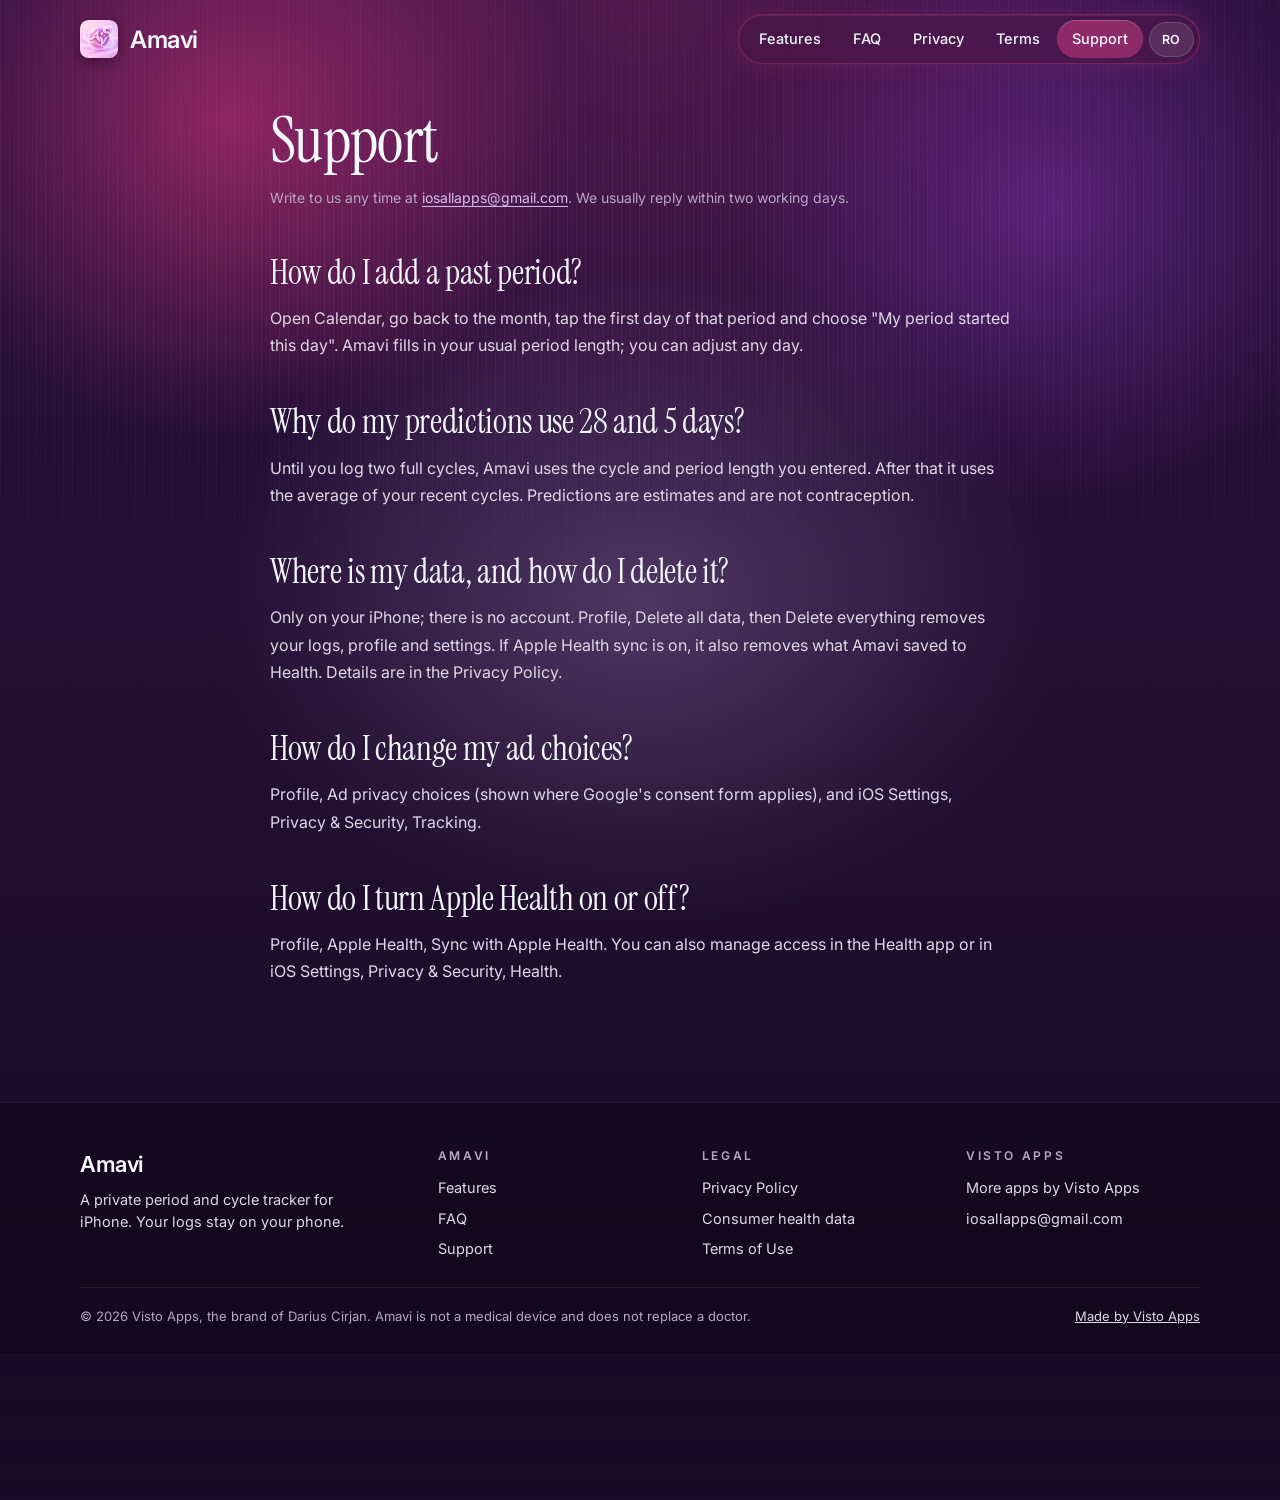
<file: support.html>
<!DOCTYPE html>
<html lang="en" data-lang-fixed="en">
<head>
    <meta charset="UTF-8">
    <meta name="viewport" content="width=device-width, initial-scale=1.0">
    <title data-en="Support | Amavi" data-ro="Suport | Amavi">Support | Amavi</title>
    <meta name="description" content="Help for Amavi: adding a past period, how predictions work, where your data is, deleting it and changing your ad choices. Write to us any time." data-ro="Ajutor pentru Amavi: cum adaugi o menstruație din trecut, cum funcționează previziunile, unde sunt datele, cum le ștergi și cum schimbi alegerile pentru reclame.">
    <meta name="author" content="Visto Apps">
    <meta name="robots" content="index, follow">
    <link rel="canonical" href="https://amaviapp.com/support.html">
    <link rel="alternate" hreflang="en" href="https://amaviapp.com/support.html">
    <link rel="alternate" hreflang="ro" href="https://amaviapp.com/ro/support.html">
    <link rel="alternate" hreflang="x-default" href="https://amaviapp.com/support.html">
    <meta property="og:title" content="Amavi Support" data-ro="Suport Amavi">
    <meta property="og:description" content="Answers to common questions about Amavi." data-ro="Răspunsuri la întrebări frecvente despre Amavi.">
    <meta property="og:type" content="website">
    <meta property="og:url" content="https://amaviapp.com/support.html">
    <meta property="og:site_name" content="Amavi">
    <meta property="og:image" content="https://amaviapp.com/og-image.jpg">
    <meta property="og:image:width" content="1200">
    <meta property="og:image:height" content="630">
    <meta property="og:locale" content="en_GB">
    <meta property="og:locale:alternate" content="ro_RO">
    <meta name="twitter:card" content="summary_large_image">
    <meta name="twitter:title" content="Amavi Support" data-ro="Suport Amavi">
    <meta name="twitter:description" content="Answers to common questions about Amavi." data-ro="Răspunsuri la întrebări frecvente despre Amavi.">
    <meta name="twitter:image" content="https://amaviapp.com/og-image.jpg">
    <link rel="icon" type="image/png" sizes="32x32" href="favicon-32.png">
    <link rel="icon" type="image/x-icon" href="favicon.ico">
    <link rel="apple-touch-icon" href="apple-touch-icon.png">
    <meta name="theme-color" content="#501950" data-scrolled="#1b0b26">
    <meta name="apple-mobile-web-app-title" content="Amavi">
    <link rel="preload" href="assets/fonts/instrument-serif.woff2" as="font" type="font/woff2" crossorigin>
    <link rel="preload" href="assets/fonts/inter.woff2" as="font" type="font/woff2" crossorigin>

    <link rel="stylesheet" href="styles.css?v=20261116s">
    <script type="application/ld+json">{"@context": "https://schema.org", "@type": "BreadcrumbList", "itemListElement": [{"@type": "ListItem", "position": 1, "name": "Amavi", "item": "https://amaviapp.com/"}, {"@type": "ListItem", "position": 2, "name": "Support", "item": "https://amaviapp.com/support.html"}]}</script>
    <script src="animations.js?v=20261116s" defer></script>
</head>
<body>
    <a href="#main" class="skip-link" data-en="Skip to main content" data-ro="Sari la conținutul principal">Skip to main content</a>
    <div class="animated-bg" aria-hidden="true"></div>
    <header>
        <div class="container">
            <a href="./" class="logo"><img src="img/icon.webp" alt="" width="38" height="38">Amavi</a>
            <button class="mobile-menu-btn" aria-label="Toggle menu" aria-expanded="false">
                <svg width="24" height="24" viewBox="0 0 24 24" fill="none" stroke="currentColor" stroke-width="2" stroke-linecap="round" stroke-linejoin="round" aria-hidden="true"><line x1="3" y1="6" x2="21" y2="6"></line><line x1="3" y1="12" x2="21" y2="12"></line><line x1="3" y1="18" x2="21" y2="18"></line></svg>
            </button>
            <nav aria-label="Main">
            <ul class="nav-links">
                <li><a href="index.html#features" data-en="Features" data-ro="Funcții">Features</a></li>
                <li><a href="index.html#faq" data-en="FAQ" data-ro="Întrebări">FAQ</a></li>
                <li><a href="privacy.html" data-en="Privacy" data-ro="Confidențialitate">Privacy</a></li>
                <li><a href="terms.html" data-en="Terms" data-ro="Termeni">Terms</a></li>
                <li><a href="support.html" aria-current="page" data-en="Support" data-ro="Suport">Support</a></li>
                <li><button id="lang-toggle" class="lang-btn" aria-label="Switch language">RO</button></li>
            </ul>
            </nav>
        </div>
    </header>
    <main id="main">
        <div class="legal-page">
            <h1 data-en="Support" data-ro="Suport">Support</h1>
            <p class="last-updated" data-en="Write to us any time at iosallapps@gmail.com. We usually reply within two working days." data-ro="Scrie-ne oricând la iosallapps@gmail.com. De obicei răspundem în două zile lucrătoare.">Write to us any time at <a href="mailto:iosallapps@gmail.com">iosallapps@gmail.com</a>. We usually reply within two working days.</p>
            <h2 data-en="How do I add a past period?" data-ro="Cum adaug o menstruație din trecut?">How do I add a past period?</h2>
            <p data-en="Open Calendar, go back to the month, tap the first day of that period and choose &quot;My period started this day&quot;. Amavi fills in your usual period length; you can adjust any day." data-ro="Deschide Calendar, mergi la luna respectivă, atinge prima zi și alege „Menstruația a început în ziua asta”. Amavi completează durata obișnuită a menstruației; poți ajusta orice zi.">Open Calendar, go back to the month, tap the first day of that period and choose "My period started this day". Amavi fills in your usual period length; you can adjust any day.</p>
            <h2 data-en="Why do my predictions use 28 and 5 days?" data-ro="De ce previziunile folosesc 28 și 5 zile?">Why do my predictions use 28 and 5 days?</h2>
            <p data-en="Until you log two full cycles, Amavi uses the cycle and period length you entered. After that it uses the average of your recent cycles. Predictions are estimates and are not contraception." data-ro="Până notezi două cicluri complete, Amavi folosește durata ciclului și a menstruației introduse de tine. Apoi folosește media ciclurilor recente. Previziunile sunt estimări și nu sunt contracepție.">Until you log two full cycles, Amavi uses the cycle and period length you entered. After that it uses the average of your recent cycles. Predictions are estimates and are not contraception.</p>
            <h2 data-en="Where is my data, and how do I delete it?" data-ro="Unde sunt datele mele și cum le șterg?">Where is my data, and how do I delete it?</h2>
            <p data-en="Only on your iPhone; there is no account. Profile, Delete all data, then Delete everything removes your logs, profile and settings. If Apple Health sync is on, it also removes what Amavi saved to Health. Details are in the Privacy Policy." data-ro="Doar pe iPhone-ul tău; nu există cont. Profil, Șterge toate datele, apoi Șterge tot elimină jurnalul, profilul și setările. Dacă sincronizarea cu Apple Health este pornită, elimină și ce a salvat Amavi în Health. Detaliile sunt în Politica de confidențialitate.">Only on your iPhone; there is no account. Profile, Delete all data, then Delete everything removes your logs, profile and settings. If Apple Health sync is on, it also removes what Amavi saved to Health. Details are in the Privacy Policy.</p>
            <h2 data-en="How do I change my ad choices?" data-ro="Cum schimb alegerile pentru reclame?">How do I change my ad choices?</h2>
            <p data-en="Profile, Ad privacy choices (shown where Google&#x27;s consent form applies), and iOS Settings, Privacy &amp; Security, Tracking." data-ro="Profil, Opțiuni de confidențialitate pentru reclame (apare unde se aplică formularul de consimțământ Google) și Setări iOS, Confidențialitate și securitate, Urmărire.">Profile, Ad privacy choices (shown where Google's consent form applies), and iOS Settings, Privacy & Security, Tracking.</p>
            <h2 data-en="How do I turn Apple Health on or off?" data-ro="Cum pornesc sau opresc Apple Health?">How do I turn Apple Health on or off?</h2>
            <p data-en="Profile, Apple Health, Sync with Apple Health. You can also manage access in the Health app or in iOS Settings, Privacy &amp; Security, Health." data-ro="Profil, Apple Health, Sincronizează cu Apple Health. Poți gestiona accesul și din aplicația Health sau din Setări iOS, Confidențialitate și securitate, Health.">Profile, Apple Health, Sync with Apple Health. You can also manage access in the Health app or in iOS Settings, Privacy & Security, Health.</p>
        </div>
    </main>
    <footer>
        <div class="container">
            <div class="footer-content">
                <div class="footer-section">
                    <h3>Amavi</h3>
                    <p data-en="A private period and cycle tracker for iPhone. Your logs stay on your phone." data-ro="Un calendar menstrual și de ciclu privat pentru iPhone. Jurnalul tău rămâne pe telefon.">A private period and cycle tracker for iPhone. Your logs stay on your phone.</p>
                </div>
                <div class="footer-section">
                    <h4 data-en="Amavi" data-ro="Amavi">Amavi</h4>
                    <ul>
                        <li><a href="index.html#features" data-en="Features" data-ro="Funcții">Features</a></li>
                        <li><a href="index.html#faq" data-en="FAQ" data-ro="Întrebări">FAQ</a></li>
                        <li><a href="support.html" data-en="Support" data-ro="Suport">Support</a></li>
                    </ul>
                </div>
                <div class="footer-section">
                    <h4 data-en="Legal" data-ro="Legal">Legal</h4>
                    <ul>
                        <li><a href="privacy.html" data-en="Privacy Policy" data-ro="Politica de confidențialitate">Privacy Policy</a></li>
                        <li><a href="privacy.html#consumer-health-data" data-en="Consumer health data" data-ro="Date de sănătate ale consumatorului">Consumer health data</a></li>
                        <li><a href="terms.html" data-en="Terms of Use" data-ro="Termeni de utilizare">Terms of Use</a></li>
                    </ul>
                </div>
                <div class="footer-section">
                    <h4>Visto Apps</h4>
                    <ul>
                        <li><a href="https://vistoapps.com/apps.html" data-en="More apps by Visto Apps" data-ro="Mai multe aplicații Visto Apps">More apps by Visto Apps</a></li>
                        <li><a href="mailto:iosallapps@gmail.com">iosallapps@gmail.com</a></li>
                    </ul>
                </div>
            </div>
            <div class="footer-bottom">
                <span data-en="© 2026 Visto Apps, the brand of Darius Cirjan. Amavi is not a medical device and does not replace a doctor." data-ro="© 2026 Visto Apps, marca lui Darius Cirjan. Amavi nu este un dispozitiv medical și nu înlocuiește medicul.">© 2026 Visto Apps, the brand of Darius Cirjan. Amavi is not a medical device and does not replace a doctor.</span>
                <a href="https://vistoapps.com" rel="noopener" data-en="Made by Visto Apps" data-ro="Făcut de Visto Apps">Made by Visto Apps</a>
            </div>
        </div>
    </footer>
</body>
</html>
</file>
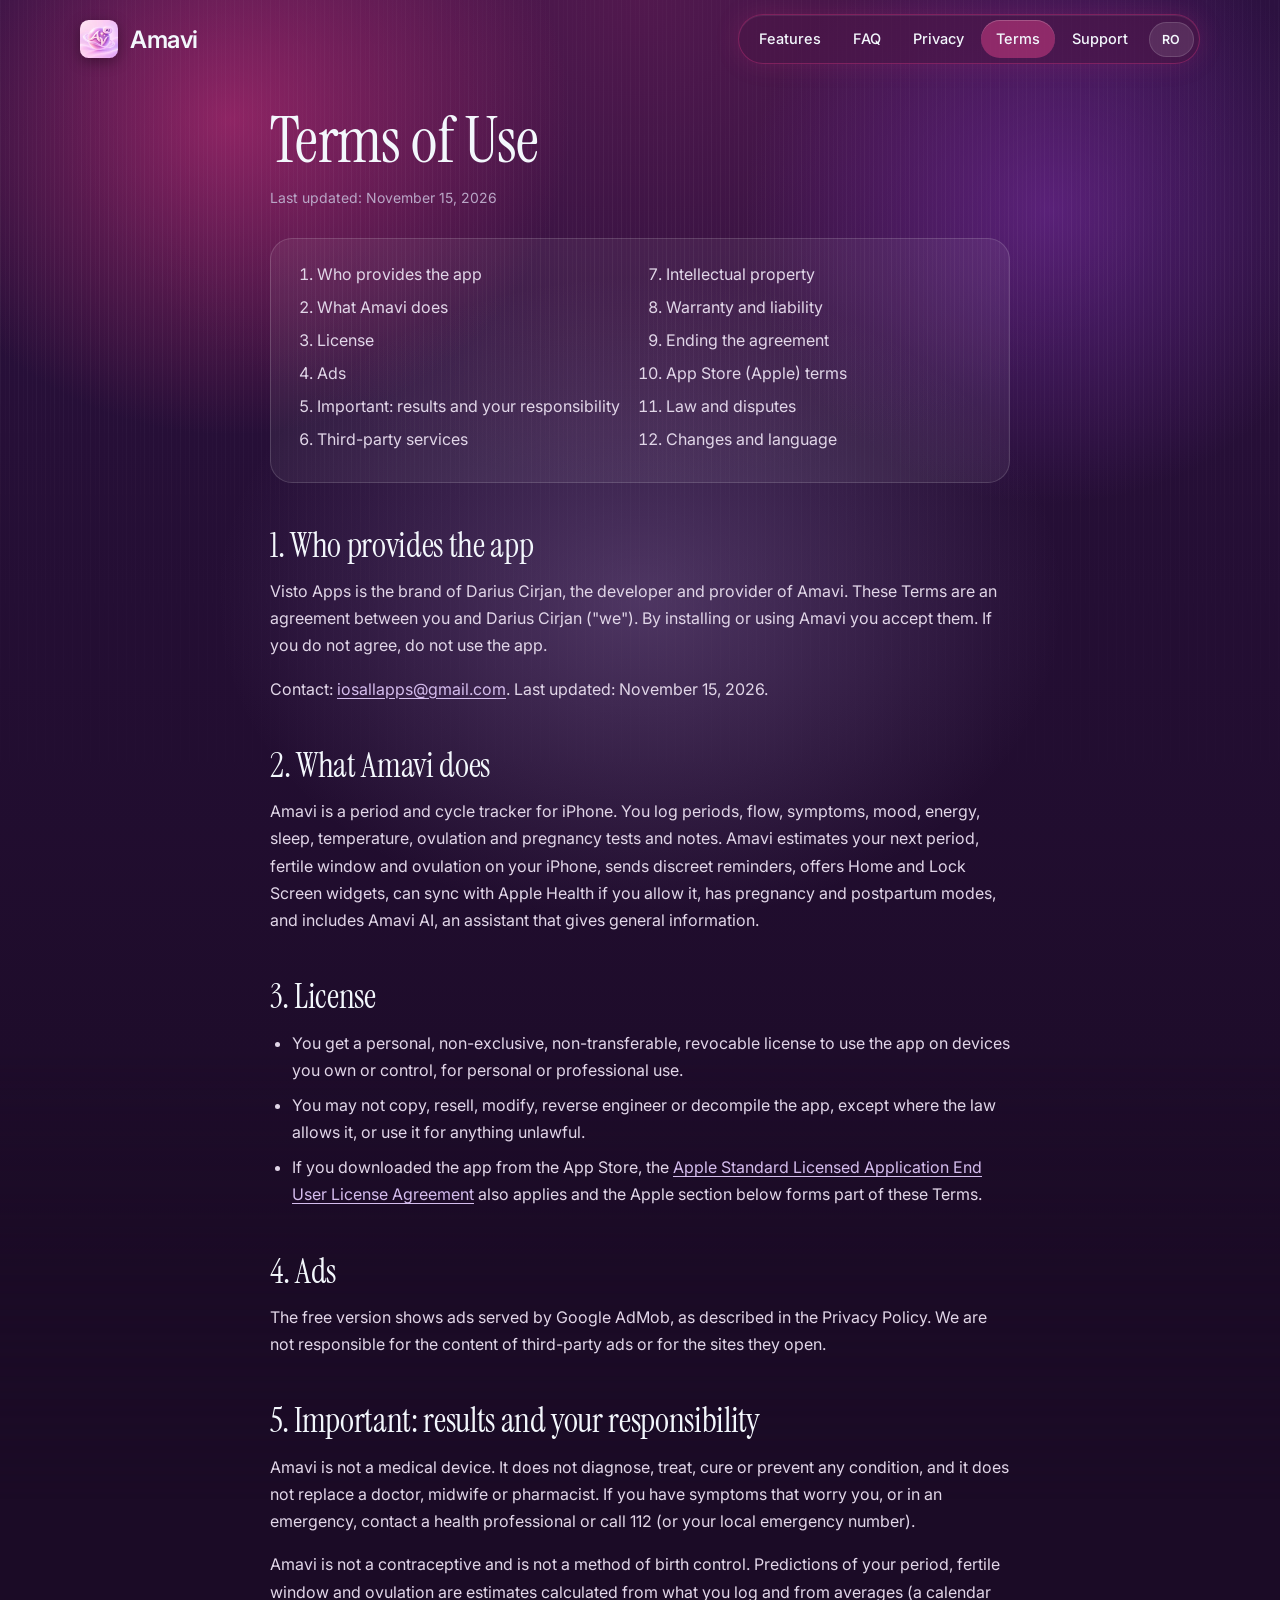
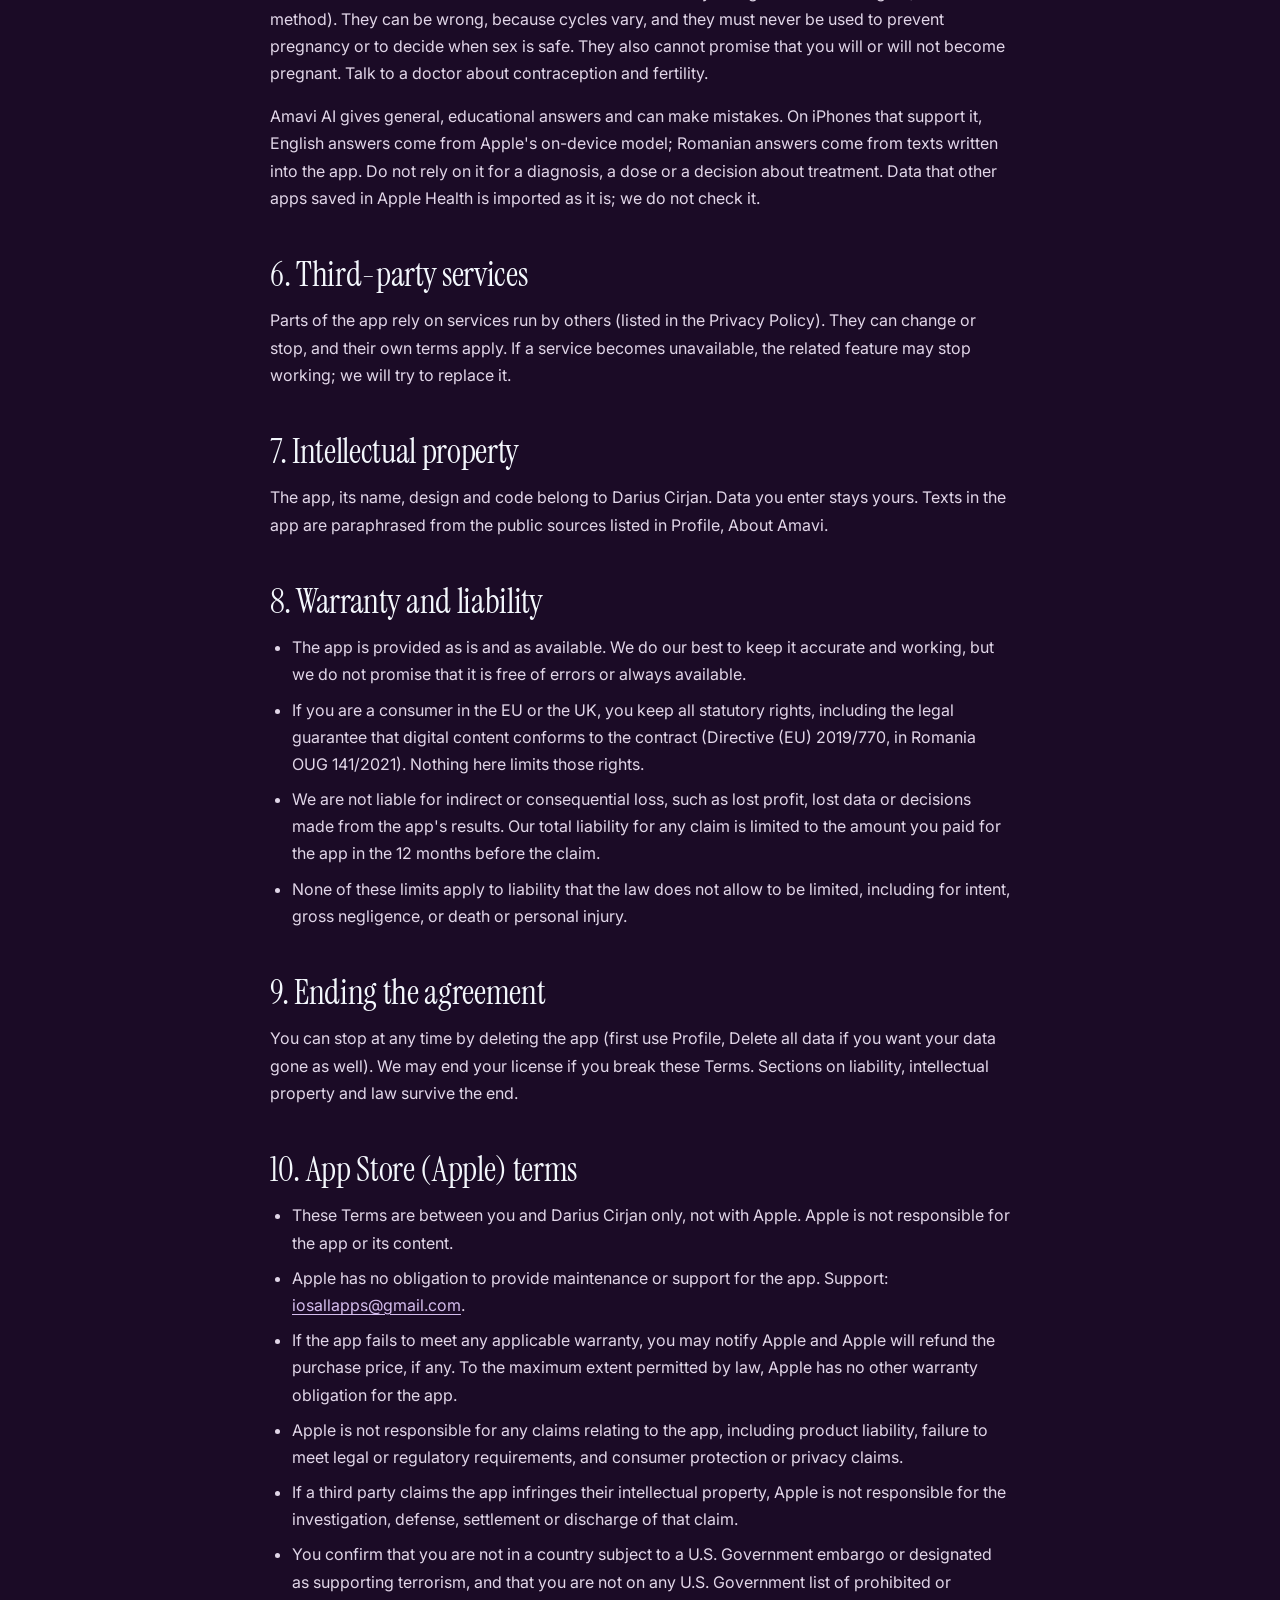
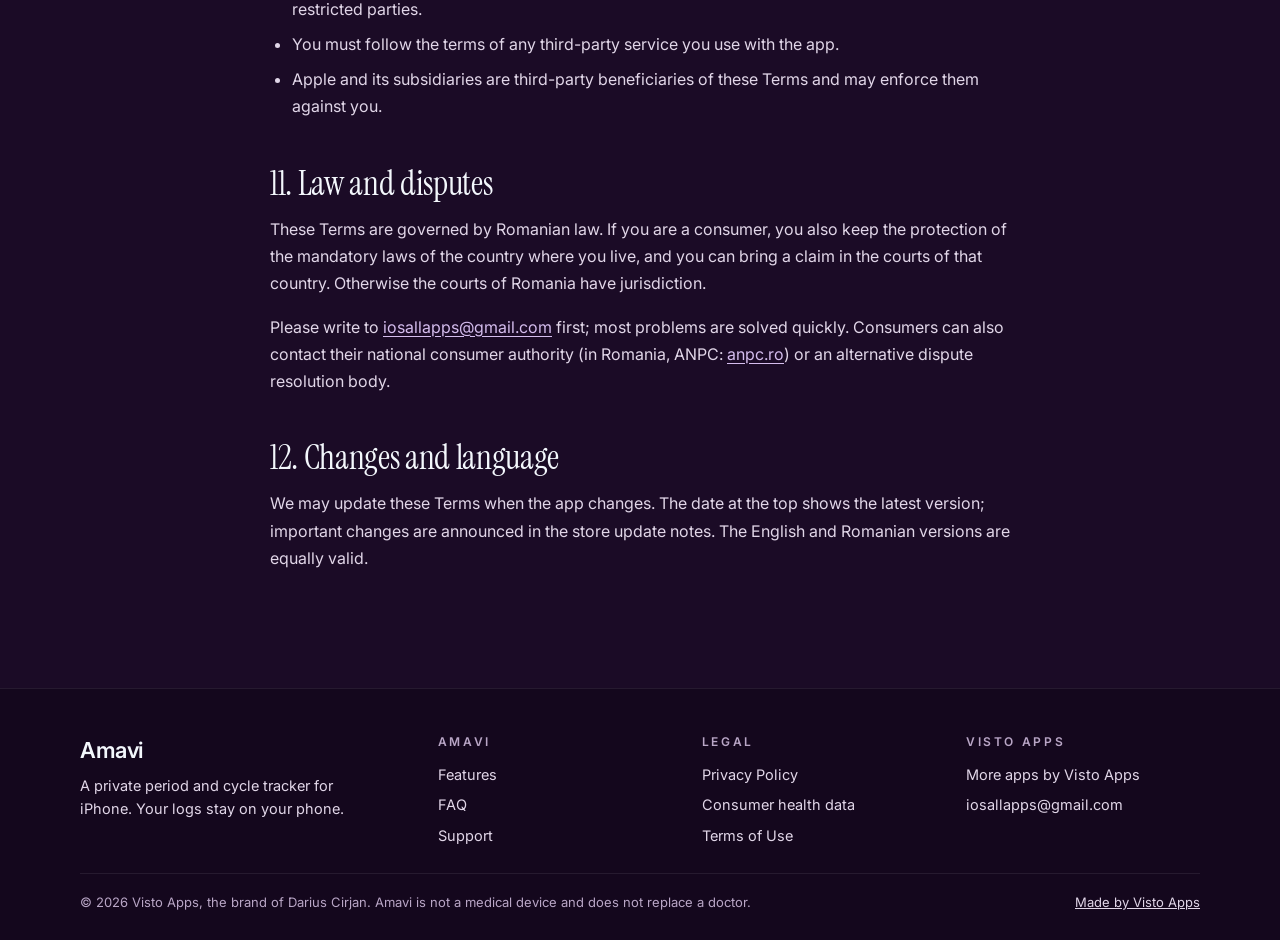
<file: terms.html>
<!DOCTYPE html>
<html lang="en" data-lang-fixed="en">
<head>
    <meta charset="UTF-8">
    <meta name="viewport" content="width=device-width, initial-scale=1.0">
    <title data-en="Terms of Use | Amavi" data-ro="Termeni de utilizare | Amavi">Terms of Use | Amavi</title>
    <meta name="description" content="Terms of Use for Amavi: what the app does, that it is not a medical device or contraception, ads, liability and your consumer rights." data-ro="Termenii de utilizare Amavi: ce face aplicația, faptul că nu este dispozitiv medical sau contracepție, reclame, răspundere și drepturile tale de consumator.">
    <meta name="author" content="Visto Apps">
    <meta name="robots" content="index, follow">
    <link rel="canonical" href="https://amaviapp.com/terms.html">
    <link rel="alternate" hreflang="en" href="https://amaviapp.com/terms.html">
    <link rel="alternate" hreflang="ro" href="https://amaviapp.com/ro/terms.html">
    <link rel="alternate" hreflang="x-default" href="https://amaviapp.com/terms.html">
    <meta property="og:title" content="Amavi Terms of Use" data-ro="Termeni de utilizare Amavi">
    <meta property="og:description" content="Terms of Use for Amavi: what the app does, that it is not a medical device or contraception, ads, liability and your consumer rights." data-ro="Termenii de utilizare Amavi: ce face aplicația, faptul că nu este dispozitiv medical sau contracepție, reclame, răspundere și drepturile tale de consumator.">
    <meta property="og:type" content="website">
    <meta property="og:url" content="https://amaviapp.com/terms.html">
    <meta property="og:site_name" content="Amavi">
    <meta property="og:image" content="https://amaviapp.com/og-image.jpg">
    <meta property="og:image:width" content="1200">
    <meta property="og:image:height" content="630">
    <meta property="og:locale" content="en_GB">
    <meta property="og:locale:alternate" content="ro_RO">
    <meta name="twitter:card" content="summary_large_image">
    <meta name="twitter:title" content="Amavi Terms of Use" data-ro="Termeni de utilizare Amavi">
    <meta name="twitter:description" content="Terms of Use for Amavi: what the app does, that it is not a medical device or contraception, ads, liability and your consumer rights." data-ro="Termenii de utilizare Amavi: ce face aplicația, faptul că nu este dispozitiv medical sau contracepție, reclame, răspundere și drepturile tale de consumator.">
    <meta name="twitter:image" content="https://amaviapp.com/og-image.jpg">
    <link rel="icon" type="image/png" sizes="32x32" href="favicon-32.png">
    <link rel="icon" type="image/x-icon" href="favicon.ico">
    <link rel="apple-touch-icon" href="apple-touch-icon.png">
    <meta name="theme-color" content="#501950" data-scrolled="#1b0b26">
    <meta name="apple-mobile-web-app-title" content="Amavi">
    <link rel="preload" href="assets/fonts/instrument-serif.woff2" as="font" type="font/woff2" crossorigin>
    <link rel="preload" href="assets/fonts/inter.woff2" as="font" type="font/woff2" crossorigin>

    <link rel="stylesheet" href="styles.css?v=20261116s">
    <script type="application/ld+json">{"@context": "https://schema.org", "@type": "BreadcrumbList", "itemListElement": [{"@type": "ListItem", "position": 1, "name": "Amavi", "item": "https://amaviapp.com/"}, {"@type": "ListItem", "position": 2, "name": "Terms of Use", "item": "https://amaviapp.com/terms.html"}]}</script>
    <script src="animations.js?v=20261116s" defer></script>
</head>
<body>
    <a href="#main" class="skip-link" data-en="Skip to main content" data-ro="Sari la conținutul principal">Skip to main content</a>
    <div class="animated-bg" aria-hidden="true"></div>
    <header>
        <div class="container">
            <a href="./" class="logo"><img src="img/icon.webp" alt="" width="38" height="38">Amavi</a>
            <button class="mobile-menu-btn" aria-label="Toggle menu" aria-expanded="false">
                <svg width="24" height="24" viewBox="0 0 24 24" fill="none" stroke="currentColor" stroke-width="2" stroke-linecap="round" stroke-linejoin="round" aria-hidden="true"><line x1="3" y1="6" x2="21" y2="6"></line><line x1="3" y1="12" x2="21" y2="12"></line><line x1="3" y1="18" x2="21" y2="18"></line></svg>
            </button>
            <nav aria-label="Main">
            <ul class="nav-links">
                <li><a href="index.html#features" data-en="Features" data-ro="Funcții">Features</a></li>
                <li><a href="index.html#faq" data-en="FAQ" data-ro="Întrebări">FAQ</a></li>
                <li><a href="privacy.html" data-en="Privacy" data-ro="Confidențialitate">Privacy</a></li>
                <li><a href="terms.html" aria-current="page" data-en="Terms" data-ro="Termeni">Terms</a></li>
                <li><a href="support.html" data-en="Support" data-ro="Suport">Support</a></li>
                <li><button id="lang-toggle" class="lang-btn" aria-label="Switch language">RO</button></li>
            </ul>
            </nav>
        </div>
    </header>
    <main id="main">
        <div class="legal-page">
<!--legal:start-->
<h1 data-en="Terms of Use" data-ro="Termeni de utilizare">Terms of Use</h1>
<p class="last-updated" data-en="Last updated: November 15, 2026" data-ro="Ultima actualizare: 15 noiembrie 2026">Last updated: November 15, 2026</p>
<nav class="legal-toc" aria-label="Contents"><ol>
<li><a href="#provider" data-en="Who provides the app" data-ro="Cine oferă aplicația">Who provides the app</a></li>
<li><a href="#service" data-en="What Amavi does" data-ro="Ce face Amavi">What Amavi does</a></li>
<li><a href="#license" data-en="License" data-ro="Licență">License</a></li>
<li><a href="#ads" data-en="Ads" data-ro="Reclame">Ads</a></li>
<li><a href="#accuracy" data-en="Important: results and your responsibility" data-ro="Important: rezultatele și responsabilitatea ta">Important: results and your responsibility</a></li>
<li><a href="#third" data-en="Third-party services" data-ro="Servicii terțe">Third-party services</a></li>
<li><a href="#ip" data-en="Intellectual property" data-ro="Proprietate intelectuală">Intellectual property</a></li>
<li><a href="#warranty" data-en="Warranty and liability" data-ro="Garanție și răspundere">Warranty and liability</a></li>
<li><a href="#end" data-en="Ending the agreement" data-ro="Încetarea acordului">Ending the agreement</a></li>
<li><a href="#apple" data-en="App Store (Apple) terms" data-ro="Condiții App Store (Apple)">App Store (Apple) terms</a></li>
<li><a href="#law" data-en="Law and disputes" data-ro="Legea aplicabilă și litigii">Law and disputes</a></li>
<li><a href="#changes" data-en="Changes and language" data-ro="Modificări și limbă">Changes and language</a></li>
</ol></nav>
<section id="provider" class="legal-section">
<h2 data-en="1. Who provides the app" data-ro="1. Cine oferă aplicația">1. Who provides the app</h2>
<div data-en="&lt;p&gt;Visto Apps is the brand of Darius Cirjan, the developer and provider of Amavi. These Terms are an agreement between you and Darius Cirjan (&quot;we&quot;). By installing or using Amavi you accept them. If you do not agree, do not use the app.&lt;/p&gt;&lt;p&gt;Contact: &lt;a href=&quot;mailto:iosallapps@gmail.com&quot;&gt;iosallapps@gmail.com&lt;/a&gt;. Last updated: November 15, 2026.&lt;/p&gt;" data-ro="&lt;p&gt;Visto Apps este marca lui Darius Cirjan, dezvoltatorul și furnizorul aplicației Amavi. Acești Termeni sunt un acord între tine și Darius Cirjan („noi”). Instalând sau folosind Amavi îi accepți. Dacă nu ești de acord, nu folosi aplicația.&lt;/p&gt;&lt;p&gt;Contact: &lt;a href=&quot;mailto:iosallapps@gmail.com&quot;&gt;iosallapps@gmail.com&lt;/a&gt;. Ultima actualizare: 15 noiembrie 2026.&lt;/p&gt;"><p>Visto Apps is the brand of Darius Cirjan, the developer and provider of Amavi. These Terms are an agreement between you and Darius Cirjan ("we"). By installing or using Amavi you accept them. If you do not agree, do not use the app.</p><p>Contact: <a href="mailto:iosallapps@gmail.com">iosallapps@gmail.com</a>. Last updated: November 15, 2026.</p></div>
</section>
<section id="service" class="legal-section">
<h2 data-en="2. What Amavi does" data-ro="2. Ce face Amavi">2. What Amavi does</h2>
<div data-en="&lt;p&gt;Amavi is a period and cycle tracker for iPhone. You log periods, flow, symptoms, mood, energy, sleep, temperature, ovulation and pregnancy tests and notes. Amavi estimates your next period, fertile window and ovulation on your iPhone, sends discreet reminders, offers Home and Lock Screen widgets, can sync with Apple Health if you allow it, has pregnancy and postpartum modes, and includes Amavi AI, an assistant that gives general information.&lt;/p&gt;" data-ro="&lt;p&gt;Amavi este un calendar menstrual și de ciclu pentru iPhone. Notezi menstruația, fluxul, simptomele, starea de spirit, energia, somnul, temperatura, testele de ovulație și de sarcină și notițe. Amavi estimează pe iPhone următoarea menstruație, fereastra fertilă și ovulația, trimite mementouri discrete, oferă widgeturi pentru Ecranul principal și Ecranul blocat, se poate sincroniza cu Apple Health dacă permiți, are moduri pentru sarcină și postpartum și include Amavi AI, un asistent care oferă informații generale.&lt;/p&gt;"><p>Amavi is a period and cycle tracker for iPhone. You log periods, flow, symptoms, mood, energy, sleep, temperature, ovulation and pregnancy tests and notes. Amavi estimates your next period, fertile window and ovulation on your iPhone, sends discreet reminders, offers Home and Lock Screen widgets, can sync with Apple Health if you allow it, has pregnancy and postpartum modes, and includes Amavi AI, an assistant that gives general information.</p></div>
</section>
<section id="license" class="legal-section">
<h2 data-en="3. License" data-ro="3. Licență">3. License</h2>
<div data-en="&lt;ul&gt;&lt;li&gt;You get a personal, non-exclusive, non-transferable, revocable license to use the app on devices you own or control, for personal or professional use.&lt;/li&gt;&lt;li&gt;You may not copy, resell, modify, reverse engineer or decompile the app, except where the law allows it, or use it for anything unlawful.&lt;/li&gt;&lt;li&gt;If you downloaded the app from the App Store, the &lt;a href=&quot;https://www.apple.com/legal/internet-services/itunes/dev/stdeula/&quot; rel=&quot;noopener&quot;&gt;Apple Standard Licensed Application End User License Agreement&lt;/a&gt; also applies and the Apple section below forms part of these Terms.&lt;/li&gt;&lt;/ul&gt;" data-ro="&lt;ul&gt;&lt;li&gt;Primești o licență personală, neexclusivă, netransferabilă și revocabilă de a folosi aplicația pe dispozitivele pe care le deții sau le controlezi, în scop personal sau profesional.&lt;/li&gt;&lt;li&gt;Nu ai voie să copiezi, să revinzi, să modifici, să decompilezi sau să faci inginerie inversă asupra aplicației, decât în măsura permisă de lege, și nici să o folosești în scopuri ilegale.&lt;/li&gt;&lt;li&gt;Dacă ai descărcat aplicația din App Store, se aplică și &lt;a href=&quot;https://www.apple.com/legal/internet-services/itunes/dev/stdeula/&quot; rel=&quot;noopener&quot;&gt;Apple Standard Licensed Application End User License Agreement&lt;/a&gt;, iar secțiunea Apple de mai jos face parte din acești Termeni.&lt;/li&gt;&lt;/ul&gt;"><ul><li>You get a personal, non-exclusive, non-transferable, revocable license to use the app on devices you own or control, for personal or professional use.</li><li>You may not copy, resell, modify, reverse engineer or decompile the app, except where the law allows it, or use it for anything unlawful.</li><li>If you downloaded the app from the App Store, the <a href="https://www.apple.com/legal/internet-services/itunes/dev/stdeula/" rel="noopener">Apple Standard Licensed Application End User License Agreement</a> also applies and the Apple section below forms part of these Terms.</li></ul></div>
</section>
<section id="ads" class="legal-section">
<h2 data-en="4. Ads" data-ro="4. Reclame">4. Ads</h2>
<div data-en="&lt;p&gt;The free version shows ads served by Google AdMob, as described in the Privacy Policy. We are not responsible for the content of third-party ads or for the sites they open.&lt;/p&gt;" data-ro="&lt;p&gt;Versiunea gratuită afișează reclame livrate de Google AdMob, așa cum descrie Politica de confidențialitate. Nu răspundem pentru conținutul reclamelor terților sau pentru site-urile pe care le deschid.&lt;/p&gt;"><p>The free version shows ads served by Google AdMob, as described in the Privacy Policy. We are not responsible for the content of third-party ads or for the sites they open.</p></div>
</section>
<section id="accuracy" class="legal-section">
<h2 data-en="5. Important: results and your responsibility" data-ro="5. Important: rezultatele și responsabilitatea ta">5. Important: results and your responsibility</h2>
<div data-en="&lt;p&gt;Amavi is not a medical device. It does not diagnose, treat, cure or prevent any condition, and it does not replace a doctor, midwife or pharmacist. If you have symptoms that worry you, or in an emergency, contact a health professional or call 112 (or your local emergency number).&lt;/p&gt;&lt;p&gt;Amavi is not a contraceptive and is not a method of birth control. Predictions of your period, fertile window and ovulation are estimates calculated from what you log and from averages (a calendar method). They can be wrong, because cycles vary, and they must never be used to prevent pregnancy or to decide when sex is safe. They also cannot promise that you will or will not become pregnant. Talk to a doctor about contraception and fertility.&lt;/p&gt;&lt;p&gt;Amavi AI gives general, educational answers and can make mistakes. On iPhones that support it, English answers come from Apple&#x27;s on-device model; Romanian answers come from texts written into the app. Do not rely on it for a diagnosis, a dose or a decision about treatment. Data that other apps saved in Apple Health is imported as it is; we do not check it.&lt;/p&gt;" data-ro="&lt;p&gt;Amavi nu este un dispozitiv medical. Nu diagnostichează, nu tratează, nu vindecă și nu previne nicio afecțiune și nu înlocuiește medicul, moașa sau farmacistul. Dacă ai simptome care te îngrijorează sau într-o urgență, contactează un specialist sau sună la 112 (sau la numărul local de urgență).&lt;/p&gt;&lt;p&gt;Amavi nu este un contraceptiv și nu este o metodă de contracepție. Previziunile pentru menstruație, fereastra fertilă și ovulație sunt estimări calculate din ce notezi și din medii (metoda calendarului). Pot fi greșite, pentru că ciclurile variază, și nu trebuie folosite niciodată pentru a preveni o sarcină sau pentru a decide când un contact sexual este sigur. Nici nu pot promite că vei rămâne sau nu însărcinată. Discută cu medicul despre contracepție și fertilitate.&lt;/p&gt;&lt;p&gt;Amavi AI oferă răspunsuri generale, educative, și poate greși. Pe iPhone-urile care îl suportă, răspunsurile în engleză vin de la modelul Apple de pe dispozitiv; răspunsurile în română vin din texte scrise în aplicație. Nu te baza pe el pentru un diagnostic, o doză sau o decizie despre tratament. Datele salvate de alte aplicații în Apple Health sunt importate așa cum sunt; noi nu le verificăm.&lt;/p&gt;"><p>Amavi is not a medical device. It does not diagnose, treat, cure or prevent any condition, and it does not replace a doctor, midwife or pharmacist. If you have symptoms that worry you, or in an emergency, contact a health professional or call 112 (or your local emergency number).</p><p>Amavi is not a contraceptive and is not a method of birth control. Predictions of your period, fertile window and ovulation are estimates calculated from what you log and from averages (a calendar method). They can be wrong, because cycles vary, and they must never be used to prevent pregnancy or to decide when sex is safe. They also cannot promise that you will or will not become pregnant. Talk to a doctor about contraception and fertility.</p><p>Amavi AI gives general, educational answers and can make mistakes. On iPhones that support it, English answers come from Apple's on-device model; Romanian answers come from texts written into the app. Do not rely on it for a diagnosis, a dose or a decision about treatment. Data that other apps saved in Apple Health is imported as it is; we do not check it.</p></div>
</section>
<section id="third" class="legal-section">
<h2 data-en="6. Third-party services" data-ro="6. Servicii terțe">6. Third-party services</h2>
<div data-en="&lt;p&gt;Parts of the app rely on services run by others (listed in the Privacy Policy). They can change or stop, and their own terms apply. If a service becomes unavailable, the related feature may stop working; we will try to replace it.&lt;/p&gt;" data-ro="&lt;p&gt;Unele părți ale aplicației se bazează pe servicii ale altora (listate în Politica de confidențialitate). Acestea se pot schimba sau opri, iar condițiile lor se aplică. Dacă un serviciu nu mai e disponibil, funcția legată de el poate să nu mai meargă; vom încerca să îl înlocuim.&lt;/p&gt;"><p>Parts of the app rely on services run by others (listed in the Privacy Policy). They can change or stop, and their own terms apply. If a service becomes unavailable, the related feature may stop working; we will try to replace it.</p></div>
</section>
<section id="ip" class="legal-section">
<h2 data-en="7. Intellectual property" data-ro="7. Proprietate intelectuală">7. Intellectual property</h2>
<div data-en="&lt;p&gt;The app, its name, design and code belong to Darius Cirjan. Data you enter stays yours. Texts in the app are paraphrased from the public sources listed in Profile, About Amavi.&lt;/p&gt;" data-ro="&lt;p&gt;Aplicația, numele, designul și codul ei aparțin lui Darius Cirjan. Datele pe care le introduci rămân ale tale. Textele din aplicație sunt reformulate după sursele publice listate în Profil, Despre Amavi.&lt;/p&gt;"><p>The app, its name, design and code belong to Darius Cirjan. Data you enter stays yours. Texts in the app are paraphrased from the public sources listed in Profile, About Amavi.</p></div>
</section>
<section id="warranty" class="legal-section">
<h2 data-en="8. Warranty and liability" data-ro="8. Garanție și răspundere">8. Warranty and liability</h2>
<div data-en="&lt;ul&gt;&lt;li&gt;The app is provided as is and as available. We do our best to keep it accurate and working, but we do not promise that it is free of errors or always available.&lt;/li&gt;&lt;li&gt;If you are a consumer in the EU or the UK, you keep all statutory rights, including the legal guarantee that digital content conforms to the contract (Directive (EU) 2019/770, in Romania OUG 141/2021). Nothing here limits those rights.&lt;/li&gt;&lt;li&gt;We are not liable for indirect or consequential loss, such as lost profit, lost data or decisions made from the app&#x27;s results. Our total liability for any claim is limited to the amount you paid for the app in the 12 months before the claim.&lt;/li&gt;&lt;li&gt;None of these limits apply to liability that the law does not allow to be limited, including for intent, gross negligence, or death or personal injury.&lt;/li&gt;&lt;/ul&gt;" data-ro="&lt;ul&gt;&lt;li&gt;Aplicația este oferită „ca atare” și „după disponibilitate”. Facem tot ce putem ca ea să fie corectă și funcțională, dar nu promitem că nu are erori sau că e mereu disponibilă.&lt;/li&gt;&lt;li&gt;Dacă ești consumator în UE sau Regatul Unit, îți păstrezi toate drepturile legale, inclusiv garanția legală de conformitate a conținutului digital (Directiva (UE) 2019/770, în România OUG 141/2021). Nimic de aici nu limitează aceste drepturi.&lt;/li&gt;&lt;li&gt;Nu răspundem pentru pierderi indirecte, precum profit pierdut, date pierdute sau decizii luate pe baza rezultatelor aplicației. Răspunderea noastră totală pentru orice pretenție este limitată la suma plătită pentru aplicație în cele 12 luni dinaintea pretenției.&lt;/li&gt;&lt;li&gt;Aceste limite nu se aplică răspunderii care nu poate fi limitată prin lege, inclusiv pentru intenție, culpă gravă, deces sau vătămare corporală.&lt;/li&gt;&lt;/ul&gt;"><ul><li>The app is provided as is and as available. We do our best to keep it accurate and working, but we do not promise that it is free of errors or always available.</li><li>If you are a consumer in the EU or the UK, you keep all statutory rights, including the legal guarantee that digital content conforms to the contract (Directive (EU) 2019/770, in Romania OUG 141/2021). Nothing here limits those rights.</li><li>We are not liable for indirect or consequential loss, such as lost profit, lost data or decisions made from the app's results. Our total liability for any claim is limited to the amount you paid for the app in the 12 months before the claim.</li><li>None of these limits apply to liability that the law does not allow to be limited, including for intent, gross negligence, or death or personal injury.</li></ul></div>
</section>
<section id="end" class="legal-section">
<h2 data-en="9. Ending the agreement" data-ro="9. Încetarea acordului">9. Ending the agreement</h2>
<div data-en="&lt;p&gt;You can stop at any time by deleting the app (first use Profile, Delete all data if you want your data gone as well). We may end your license if you break these Terms. Sections on liability, intellectual property and law survive the end.&lt;/p&gt;" data-ro="&lt;p&gt;Poți renunța oricând ștergând aplicația (folosește întâi Profil, Șterge toate datele dacă vrei să dispară și datele). Putem încheia licența dacă încalci acești Termeni. Secțiunile despre răspundere, proprietate intelectuală și lege rămân valabile după încetare.&lt;/p&gt;"><p>You can stop at any time by deleting the app (first use Profile, Delete all data if you want your data gone as well). We may end your license if you break these Terms. Sections on liability, intellectual property and law survive the end.</p></div>
</section>
<section id="apple" class="legal-section">
<h2 data-en="10. App Store (Apple) terms" data-ro="10. Condiții App Store (Apple)">10. App Store (Apple) terms</h2>
<div data-en="&lt;ul&gt;&lt;li&gt;These Terms are between you and Darius Cirjan only, not with Apple. Apple is not responsible for the app or its content.&lt;/li&gt;&lt;li&gt;Apple has no obligation to provide maintenance or support for the app. Support: &lt;a href=&quot;mailto:iosallapps@gmail.com&quot;&gt;iosallapps@gmail.com&lt;/a&gt;.&lt;/li&gt;&lt;li&gt;If the app fails to meet any applicable warranty, you may notify Apple and Apple will refund the purchase price, if any. To the maximum extent permitted by law, Apple has no other warranty obligation for the app.&lt;/li&gt;&lt;li&gt;Apple is not responsible for any claims relating to the app, including product liability, failure to meet legal or regulatory requirements, and consumer protection or privacy claims.&lt;/li&gt;&lt;li&gt;If a third party claims the app infringes their intellectual property, Apple is not responsible for the investigation, defense, settlement or discharge of that claim.&lt;/li&gt;&lt;li&gt;You confirm that you are not in a country subject to a U.S. Government embargo or designated as supporting terrorism, and that you are not on any U.S. Government list of prohibited or restricted parties.&lt;/li&gt;&lt;li&gt;You must follow the terms of any third-party service you use with the app.&lt;/li&gt;&lt;li&gt;Apple and its subsidiaries are third-party beneficiaries of these Terms and may enforce them against you.&lt;/li&gt;&lt;/ul&gt;" data-ro="&lt;ul&gt;&lt;li&gt;Acești Termeni sunt doar între tine și Darius Cirjan, nu cu Apple. Apple nu răspunde pentru aplicație sau conținutul ei.&lt;/li&gt;&lt;li&gt;Apple nu are nicio obligație de mentenanță sau asistență pentru aplicație. Asistență: &lt;a href=&quot;mailto:iosallapps@gmail.com&quot;&gt;iosallapps@gmail.com&lt;/a&gt;.&lt;/li&gt;&lt;li&gt;Dacă aplicația nu respectă o garanție aplicabilă, poți anunța Apple, iar Apple îți va rambursa prețul de achiziție, dacă există. În limita maximă permisă de lege, Apple nu are nicio altă obligație de garanție pentru aplicație.&lt;/li&gt;&lt;li&gt;Apple nu răspunde pentru nicio pretenție legată de aplicație, inclusiv răspunderea pentru produs, nerespectarea cerințelor legale sau de reglementare și pretenții privind protecția consumatorului sau a datelor.&lt;/li&gt;&lt;li&gt;Dacă un terț pretinde că aplicația îi încalcă drepturile de proprietate intelectuală, Apple nu răspunde pentru investigarea, apărarea, soluționarea sau stingerea acelei pretenții.&lt;/li&gt;&lt;li&gt;Confirmi că nu te afli într-o țară supusă unui embargo al Guvernului SUA sau desemnată ca sprijinind terorismul și că nu figurezi pe nicio listă a Guvernului SUA cu persoane interzise sau restricționate.&lt;/li&gt;&lt;li&gt;Trebuie să respecți condițiile oricărui serviciu terț pe care îl folosești împreună cu aplicația.&lt;/li&gt;&lt;li&gt;Apple și filialele sale sunt terți beneficiari ai acestor Termeni și îi pot aplica împotriva ta.&lt;/li&gt;&lt;/ul&gt;"><ul><li>These Terms are between you and Darius Cirjan only, not with Apple. Apple is not responsible for the app or its content.</li><li>Apple has no obligation to provide maintenance or support for the app. Support: <a href="mailto:iosallapps@gmail.com">iosallapps@gmail.com</a>.</li><li>If the app fails to meet any applicable warranty, you may notify Apple and Apple will refund the purchase price, if any. To the maximum extent permitted by law, Apple has no other warranty obligation for the app.</li><li>Apple is not responsible for any claims relating to the app, including product liability, failure to meet legal or regulatory requirements, and consumer protection or privacy claims.</li><li>If a third party claims the app infringes their intellectual property, Apple is not responsible for the investigation, defense, settlement or discharge of that claim.</li><li>You confirm that you are not in a country subject to a U.S. Government embargo or designated as supporting terrorism, and that you are not on any U.S. Government list of prohibited or restricted parties.</li><li>You must follow the terms of any third-party service you use with the app.</li><li>Apple and its subsidiaries are third-party beneficiaries of these Terms and may enforce them against you.</li></ul></div>
</section>
<section id="law" class="legal-section">
<h2 data-en="11. Law and disputes" data-ro="11. Legea aplicabilă și litigii">11. Law and disputes</h2>
<div data-en="&lt;p&gt;These Terms are governed by Romanian law. If you are a consumer, you also keep the protection of the mandatory laws of the country where you live, and you can bring a claim in the courts of that country. Otherwise the courts of Romania have jurisdiction.&lt;/p&gt;&lt;p&gt;Please write to &lt;a href=&quot;mailto:iosallapps@gmail.com&quot;&gt;iosallapps@gmail.com&lt;/a&gt; first; most problems are solved quickly. Consumers can also contact their national consumer authority (in Romania, ANPC: &lt;a href=&quot;https://anpc.ro&quot; rel=&quot;noopener&quot;&gt;anpc.ro&lt;/a&gt;) or an alternative dispute resolution body.&lt;/p&gt;" data-ro="&lt;p&gt;Acești Termeni sunt guvernați de legea română. Dacă ești consumator, păstrezi și protecția legilor obligatorii din țara în care locuiești și poți acționa în instanțele de acolo. Altfel, sunt competente instanțele din România.&lt;/p&gt;&lt;p&gt;Te rugăm să ne scrii întâi la &lt;a href=&quot;mailto:iosallapps@gmail.com&quot;&gt;iosallapps@gmail.com&lt;/a&gt;; majoritatea problemelor se rezolvă repede. Consumatorii pot contacta și autoritatea națională pentru protecția consumatorilor (în România, ANPC: &lt;a href=&quot;https://anpc.ro&quot; rel=&quot;noopener&quot;&gt;anpc.ro&lt;/a&gt;) sau o entitate de soluționare alternativă a litigiilor.&lt;/p&gt;"><p>These Terms are governed by Romanian law. If you are a consumer, you also keep the protection of the mandatory laws of the country where you live, and you can bring a claim in the courts of that country. Otherwise the courts of Romania have jurisdiction.</p><p>Please write to <a href="mailto:iosallapps@gmail.com">iosallapps@gmail.com</a> first; most problems are solved quickly. Consumers can also contact their national consumer authority (in Romania, ANPC: <a href="https://anpc.ro" rel="noopener">anpc.ro</a>) or an alternative dispute resolution body.</p></div>
</section>
<section id="changes" class="legal-section">
<h2 data-en="12. Changes and language" data-ro="12. Modificări și limbă">12. Changes and language</h2>
<div data-en="&lt;p&gt;We may update these Terms when the app changes. The date at the top shows the latest version; important changes are announced in the store update notes. The English and Romanian versions are equally valid.&lt;/p&gt;" data-ro="&lt;p&gt;Putem actualiza acești Termeni când aplicația se schimbă. Data de sus arată ultima versiune; schimbările importante sunt anunțate în notele de actualizare din magazin. Versiunile în engleză și română au aceeași valoare.&lt;/p&gt;"><p>We may update these Terms when the app changes. The date at the top shows the latest version; important changes are announced in the store update notes. The English and Romanian versions are equally valid.</p></div>
</section>
<!--legal:end-->
        </div>
    </main>
    <footer>
        <div class="container">
            <div class="footer-content">
                <div class="footer-section">
                    <h3>Amavi</h3>
                    <p data-en="A private period and cycle tracker for iPhone. Your logs stay on your phone." data-ro="Un calendar menstrual și de ciclu privat pentru iPhone. Jurnalul tău rămâne pe telefon.">A private period and cycle tracker for iPhone. Your logs stay on your phone.</p>
                </div>
                <div class="footer-section">
                    <h4 data-en="Amavi" data-ro="Amavi">Amavi</h4>
                    <ul>
                        <li><a href="index.html#features" data-en="Features" data-ro="Funcții">Features</a></li>
                        <li><a href="index.html#faq" data-en="FAQ" data-ro="Întrebări">FAQ</a></li>
                        <li><a href="support.html" data-en="Support" data-ro="Suport">Support</a></li>
                    </ul>
                </div>
                <div class="footer-section">
                    <h4 data-en="Legal" data-ro="Legal">Legal</h4>
                    <ul>
                        <li><a href="privacy.html" data-en="Privacy Policy" data-ro="Politica de confidențialitate">Privacy Policy</a></li>
                        <li><a href="privacy.html#consumer-health-data" data-en="Consumer health data" data-ro="Date de sănătate ale consumatorului">Consumer health data</a></li>
                        <li><a href="terms.html" data-en="Terms of Use" data-ro="Termeni de utilizare">Terms of Use</a></li>
                    </ul>
                </div>
                <div class="footer-section">
                    <h4>Visto Apps</h4>
                    <ul>
                        <li><a href="https://vistoapps.com/apps.html" data-en="More apps by Visto Apps" data-ro="Mai multe aplicații Visto Apps">More apps by Visto Apps</a></li>
                        <li><a href="mailto:iosallapps@gmail.com">iosallapps@gmail.com</a></li>
                    </ul>
                </div>
            </div>
            <div class="footer-bottom">
                <span data-en="© 2026 Visto Apps, the brand of Darius Cirjan. Amavi is not a medical device and does not replace a doctor." data-ro="© 2026 Visto Apps, marca lui Darius Cirjan. Amavi nu este un dispozitiv medical și nu înlocuiește medicul.">© 2026 Visto Apps, the brand of Darius Cirjan. Amavi is not a medical device and does not replace a doctor.</span>
                <a href="https://vistoapps.com" rel="noopener" data-en="Made by Visto Apps" data-ro="Făcut de Visto Apps">Made by Visto Apps</a>
            </div>
        </div>
    </footer>
</body>
</html>
</file>
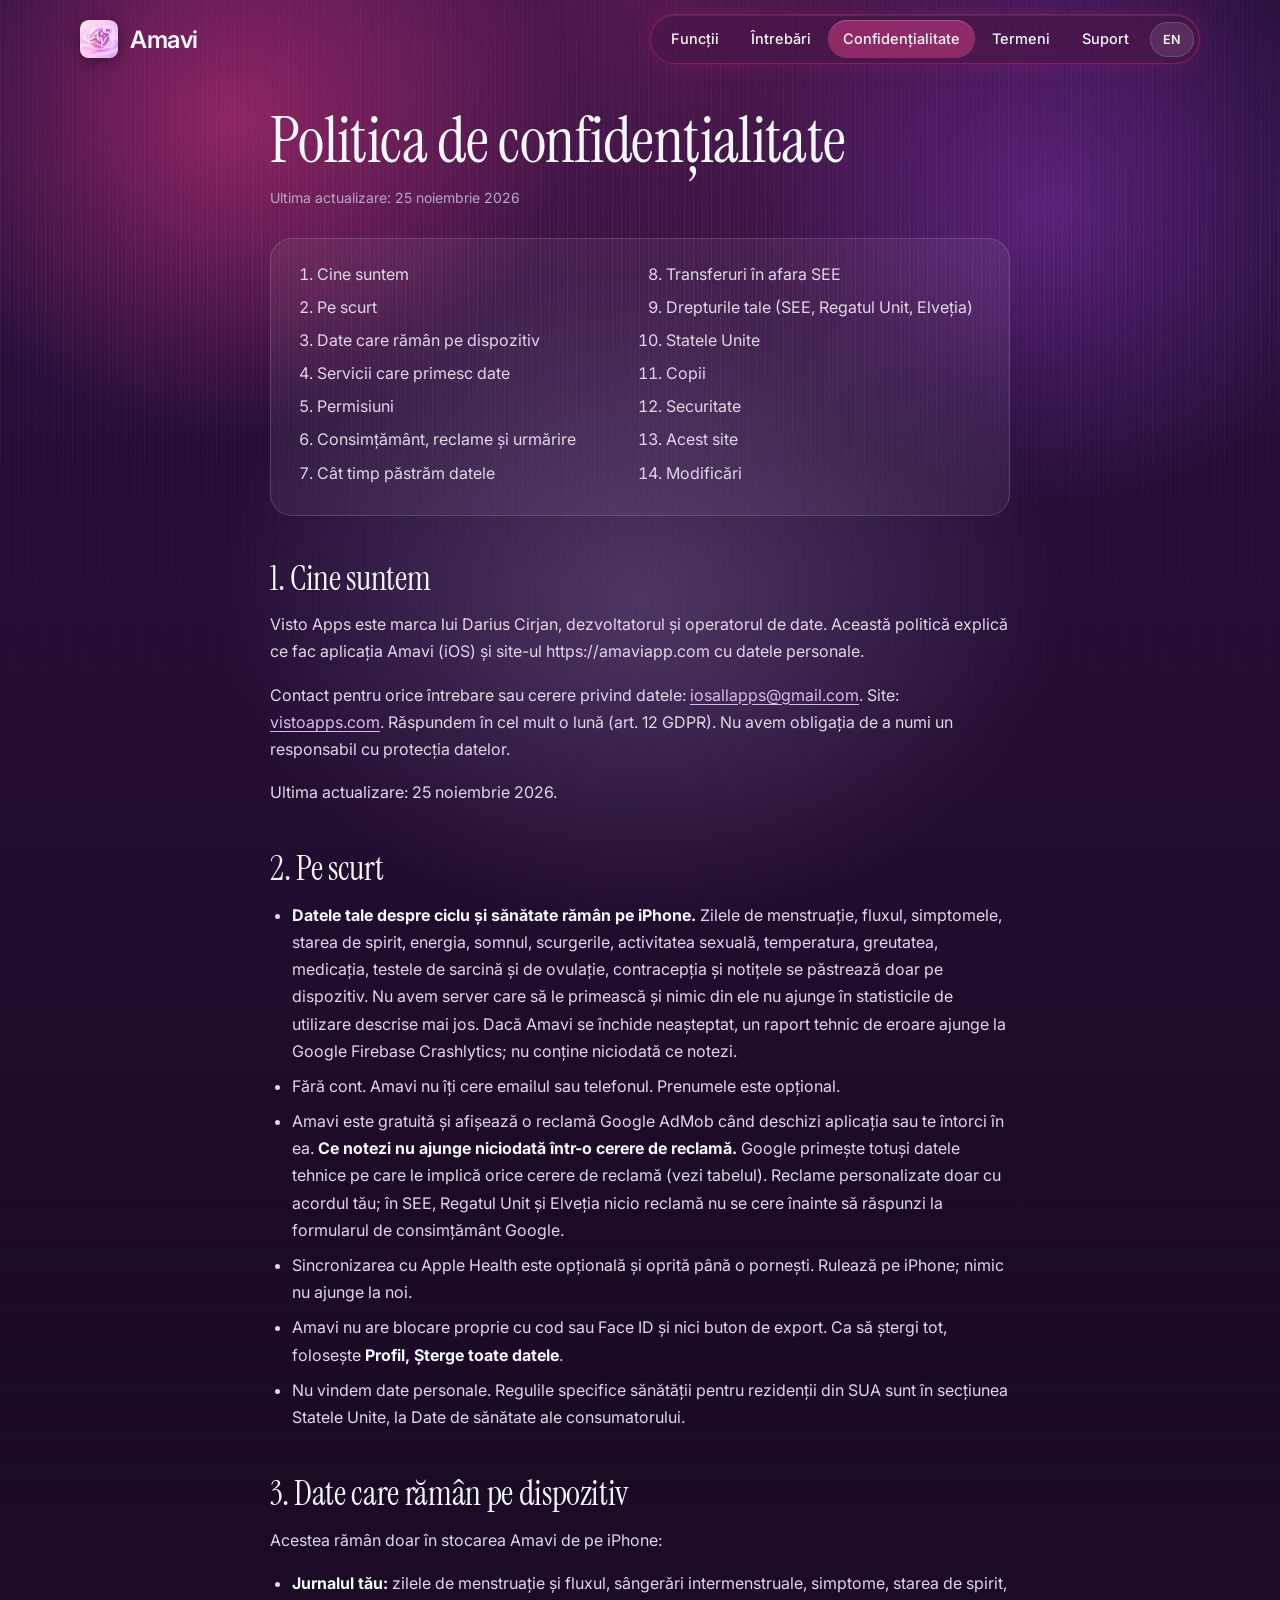
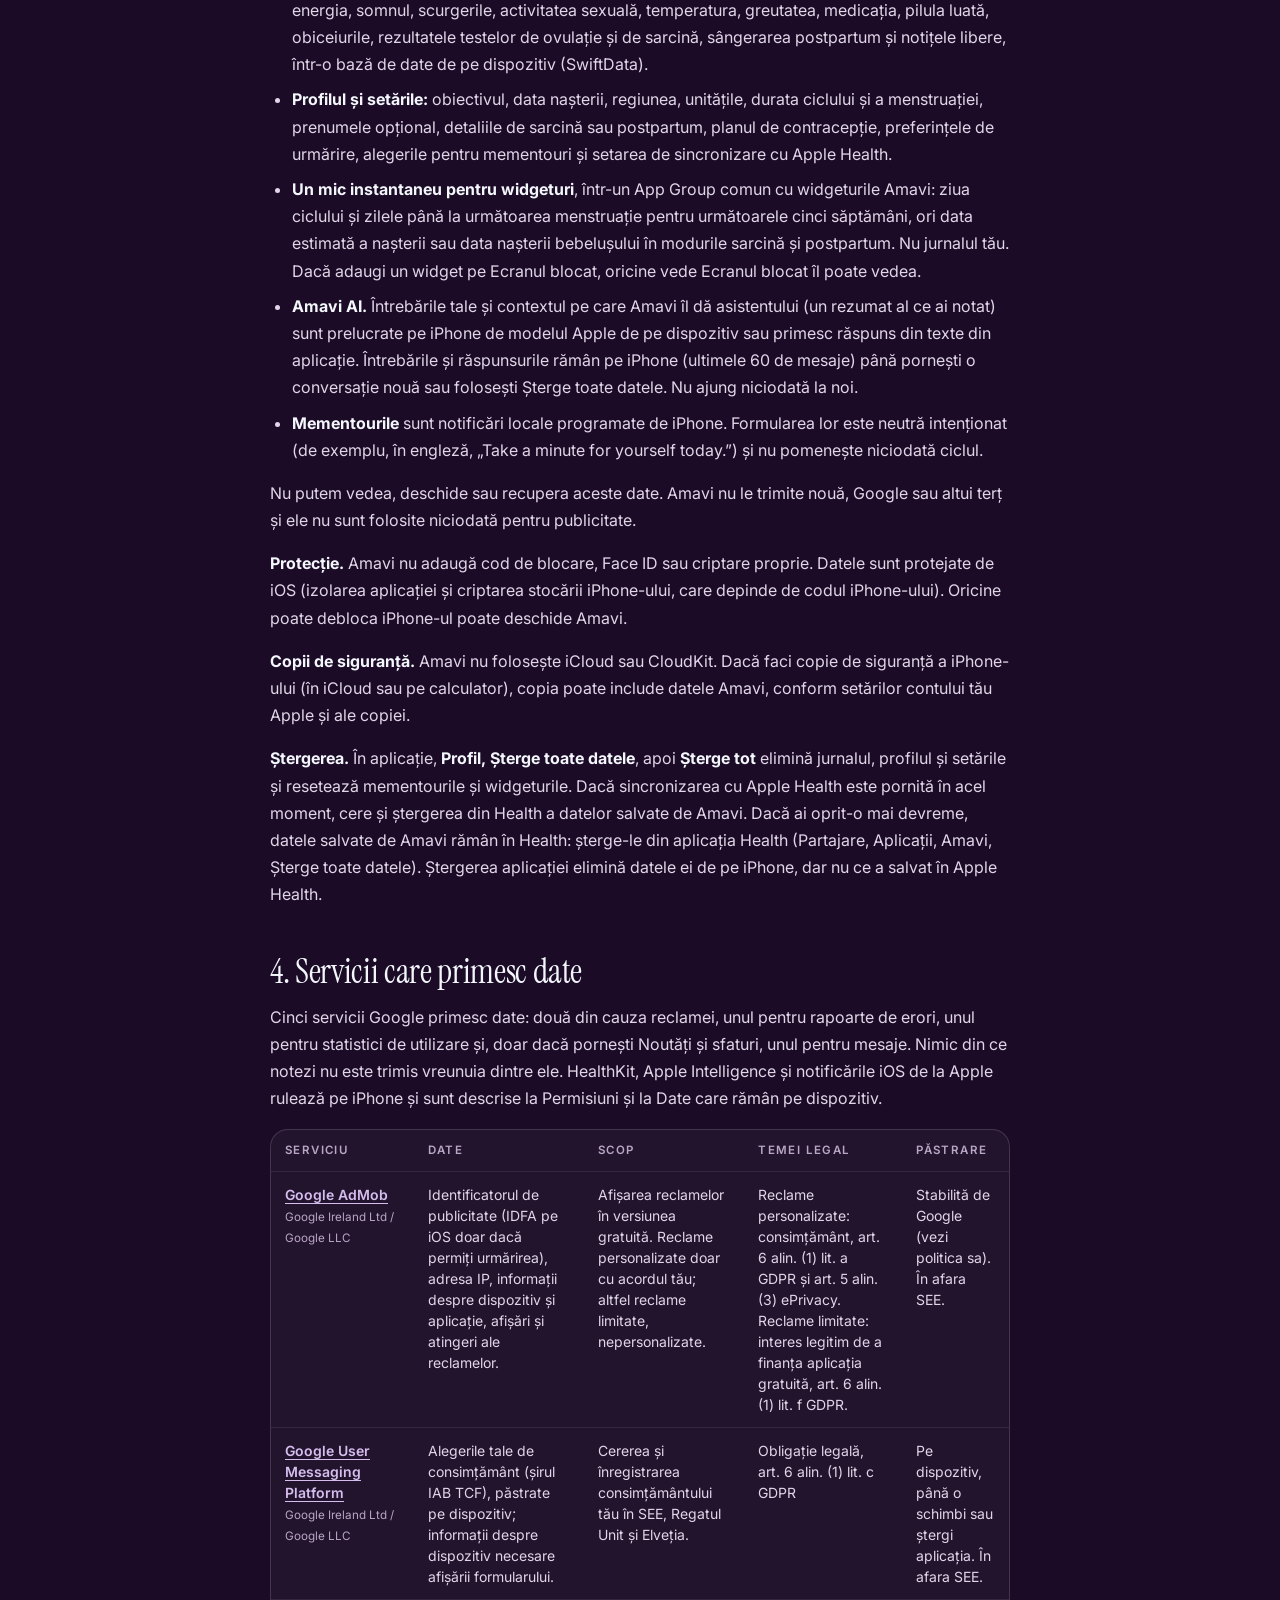
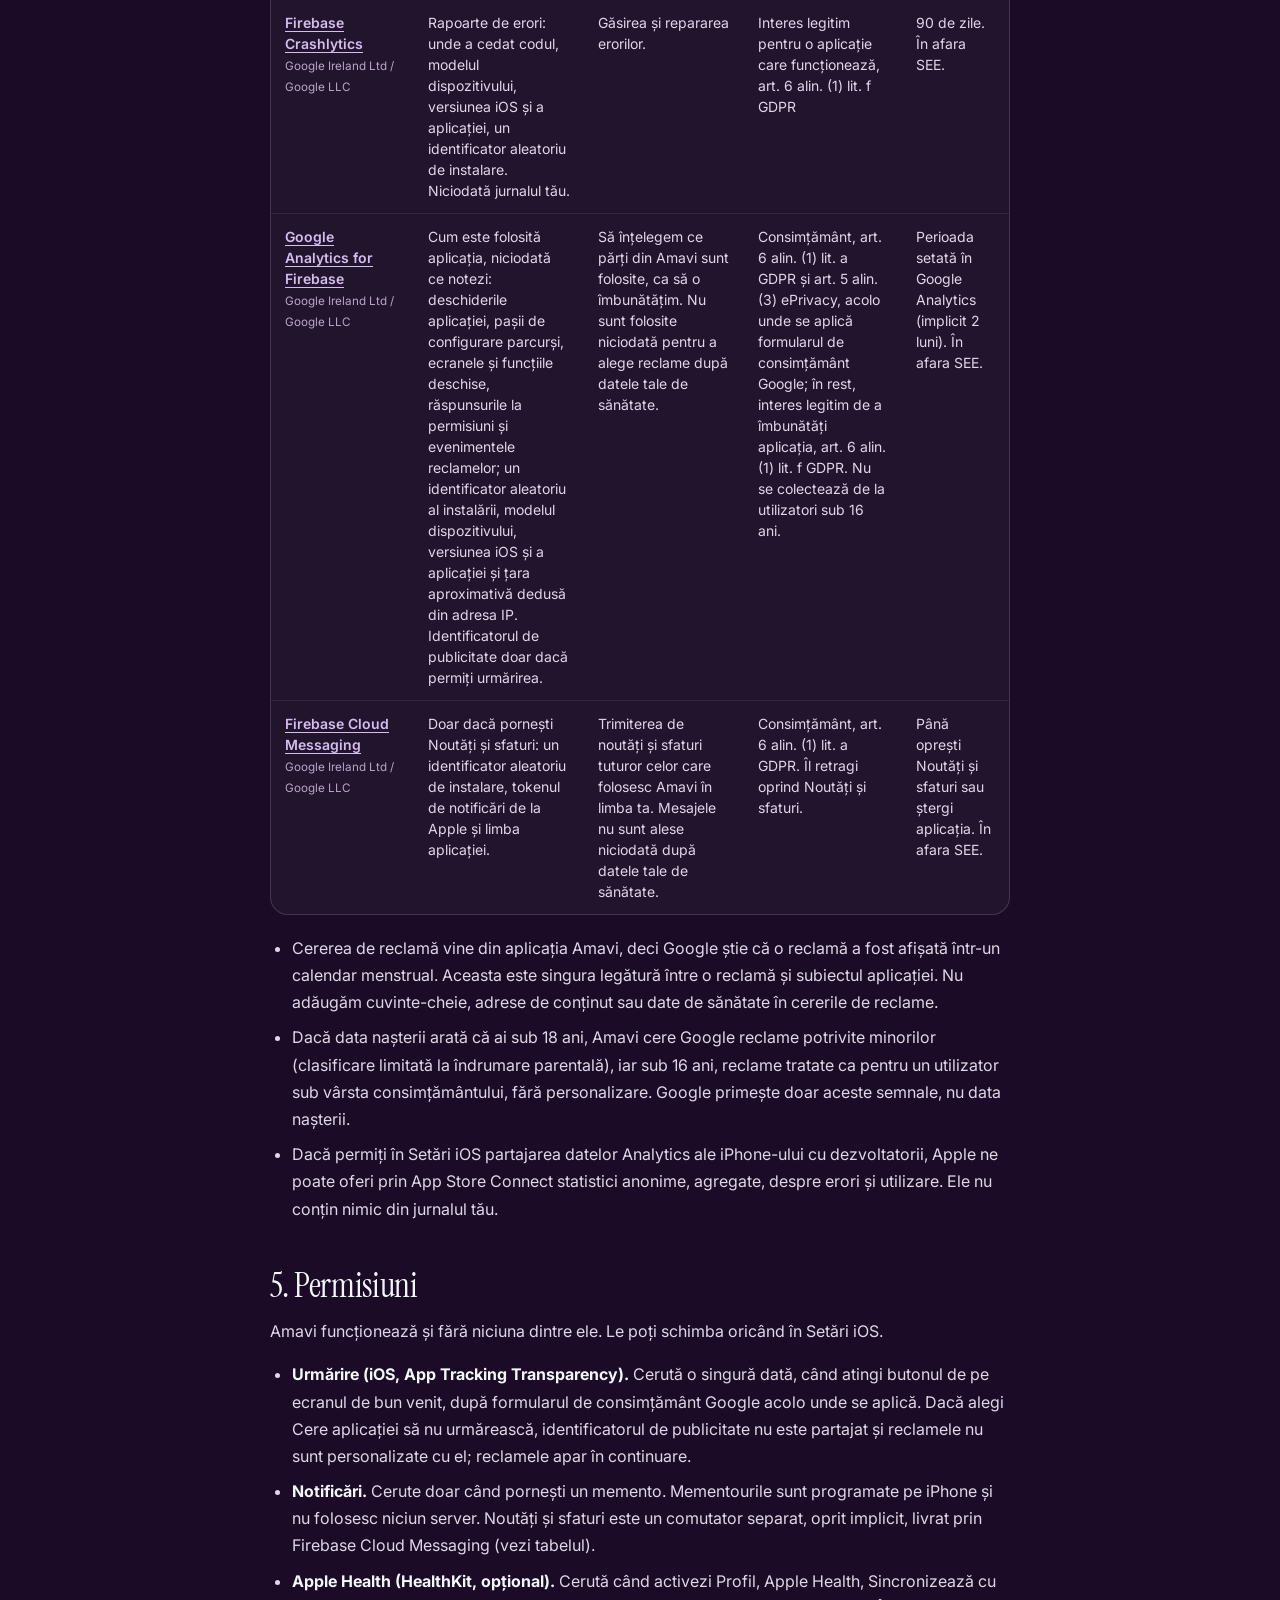
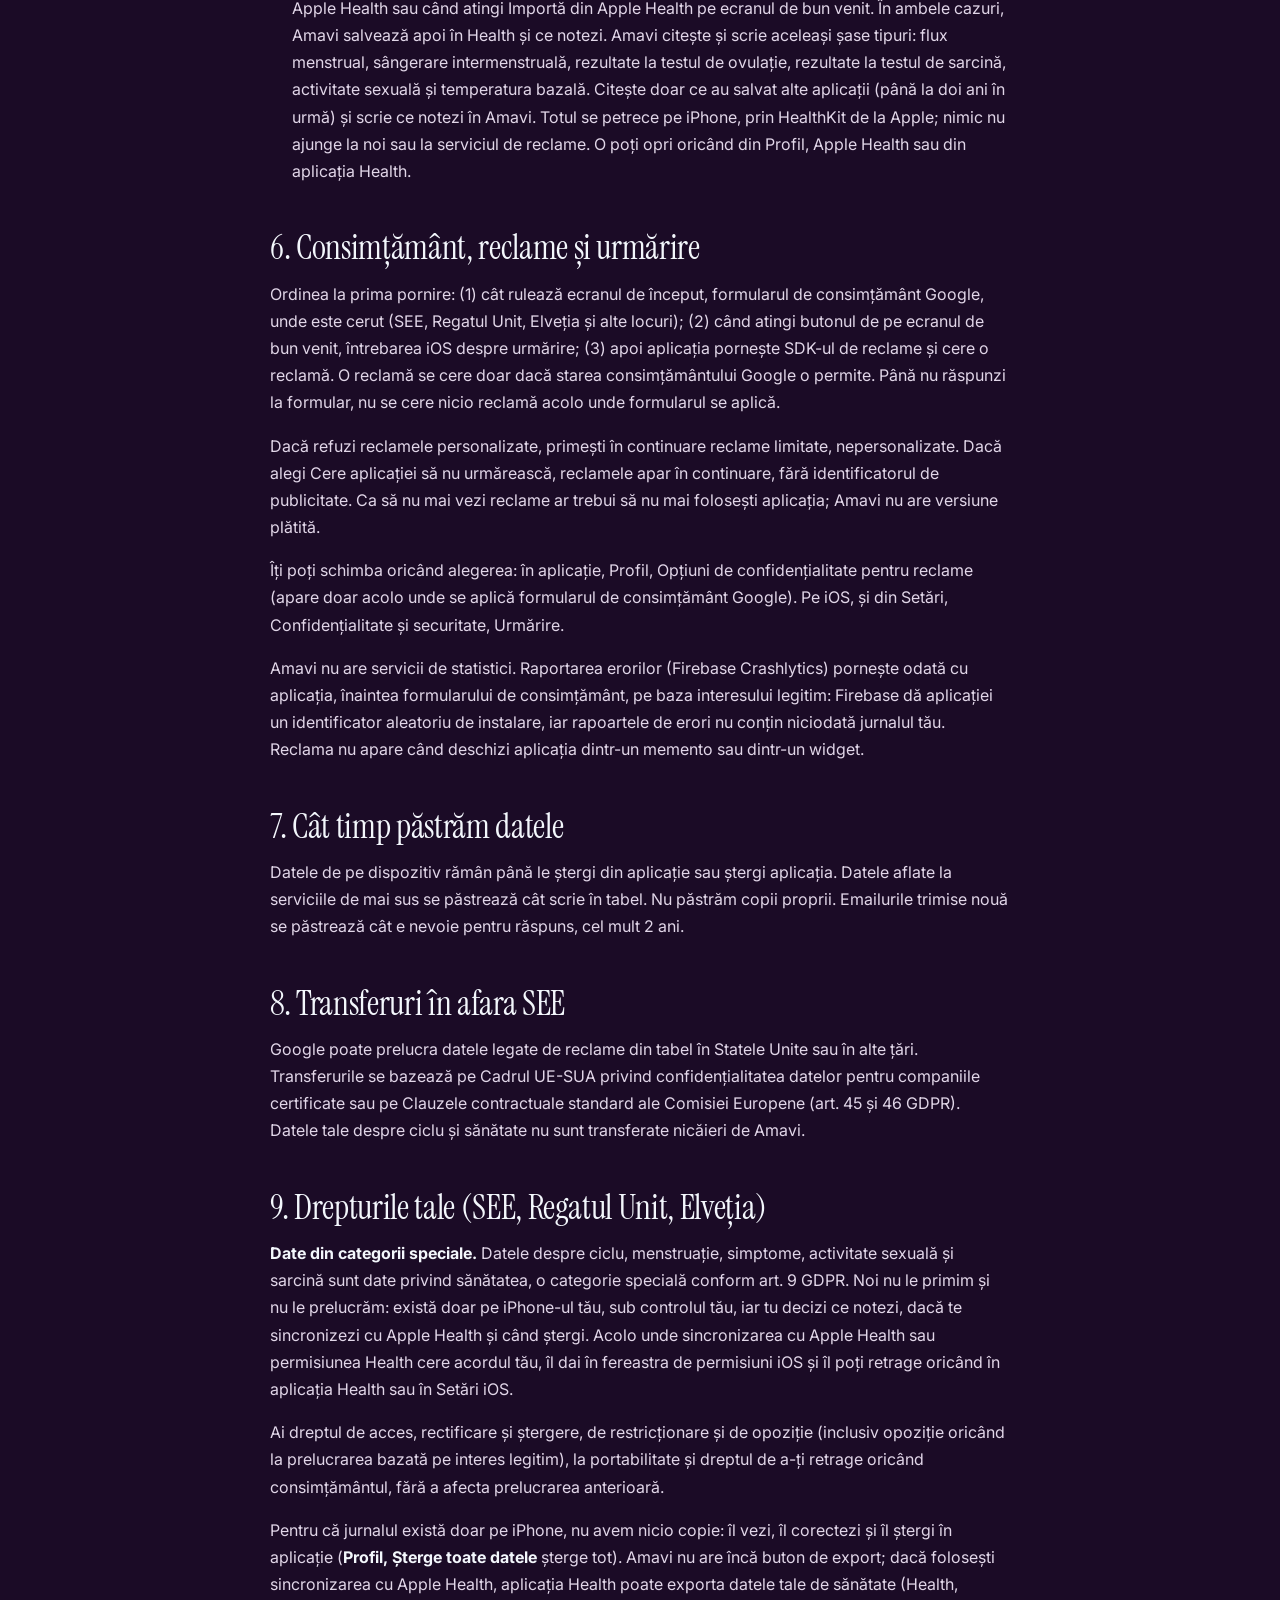
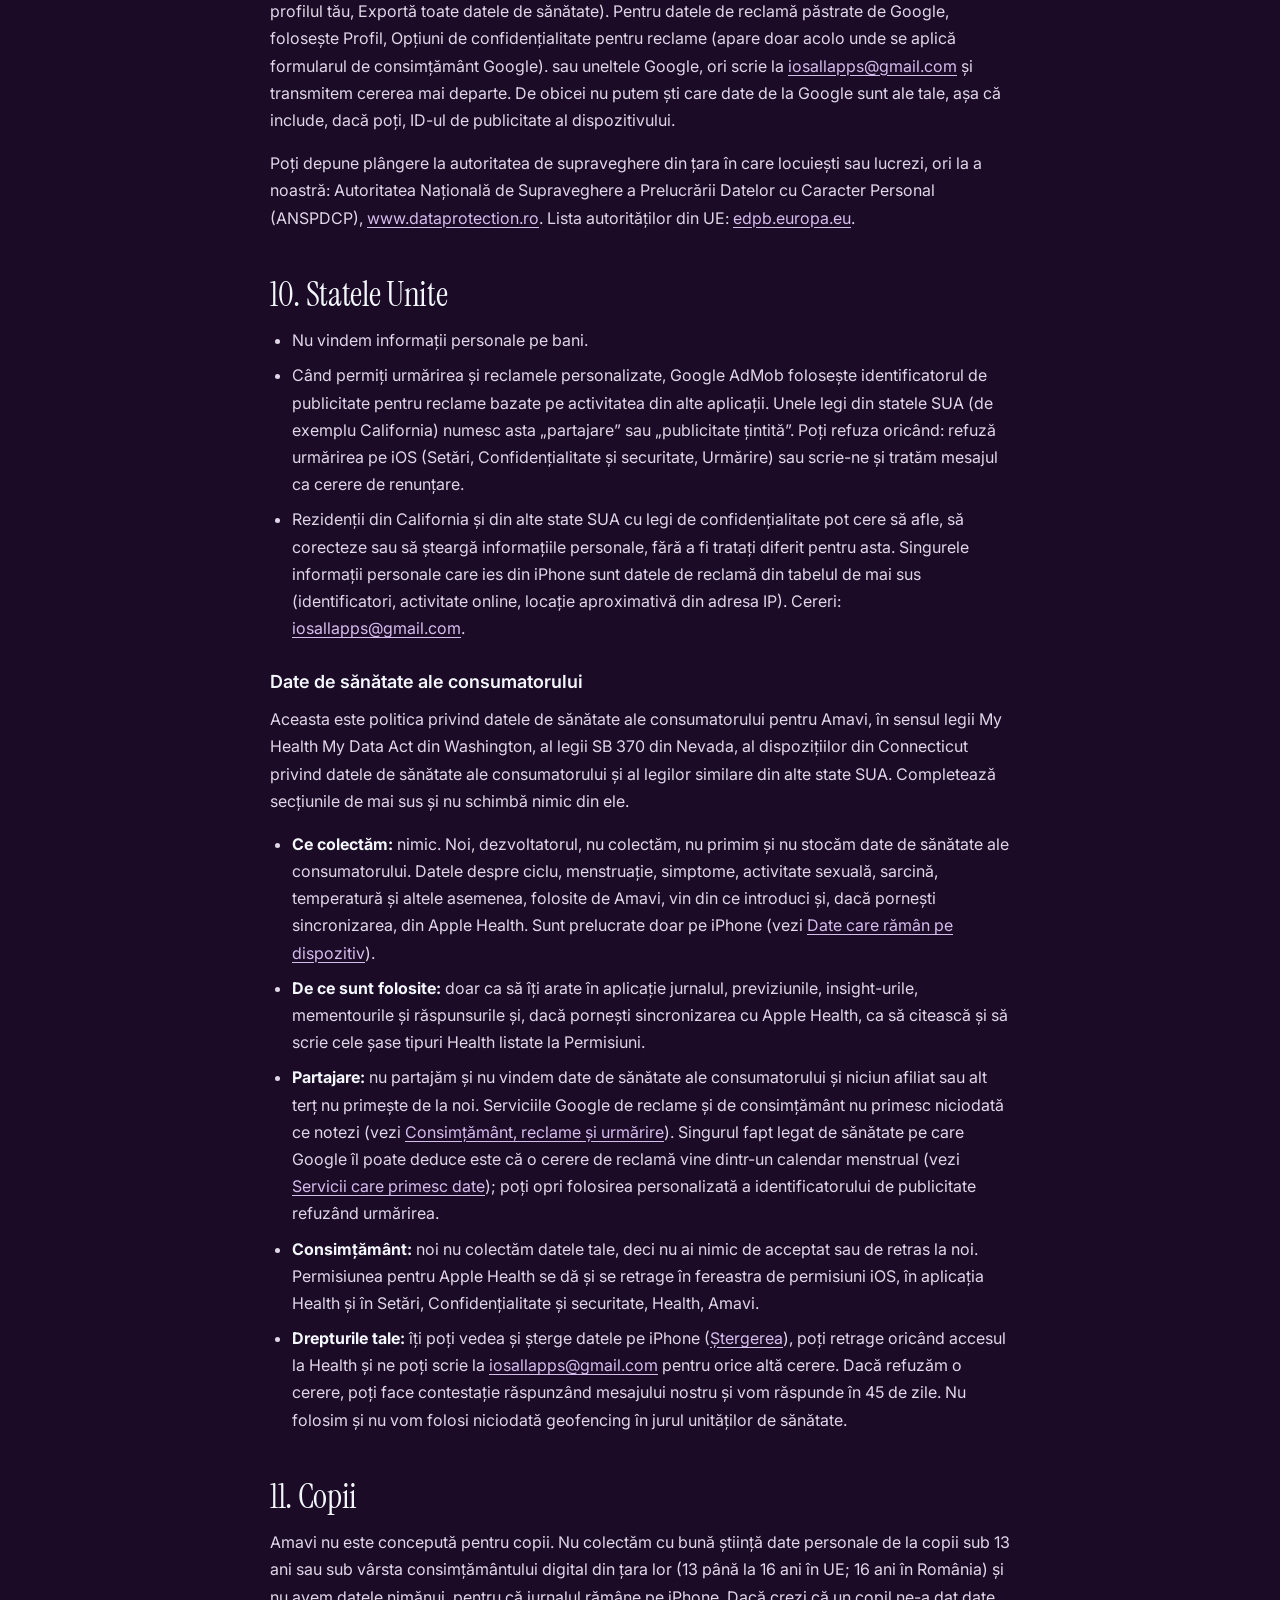
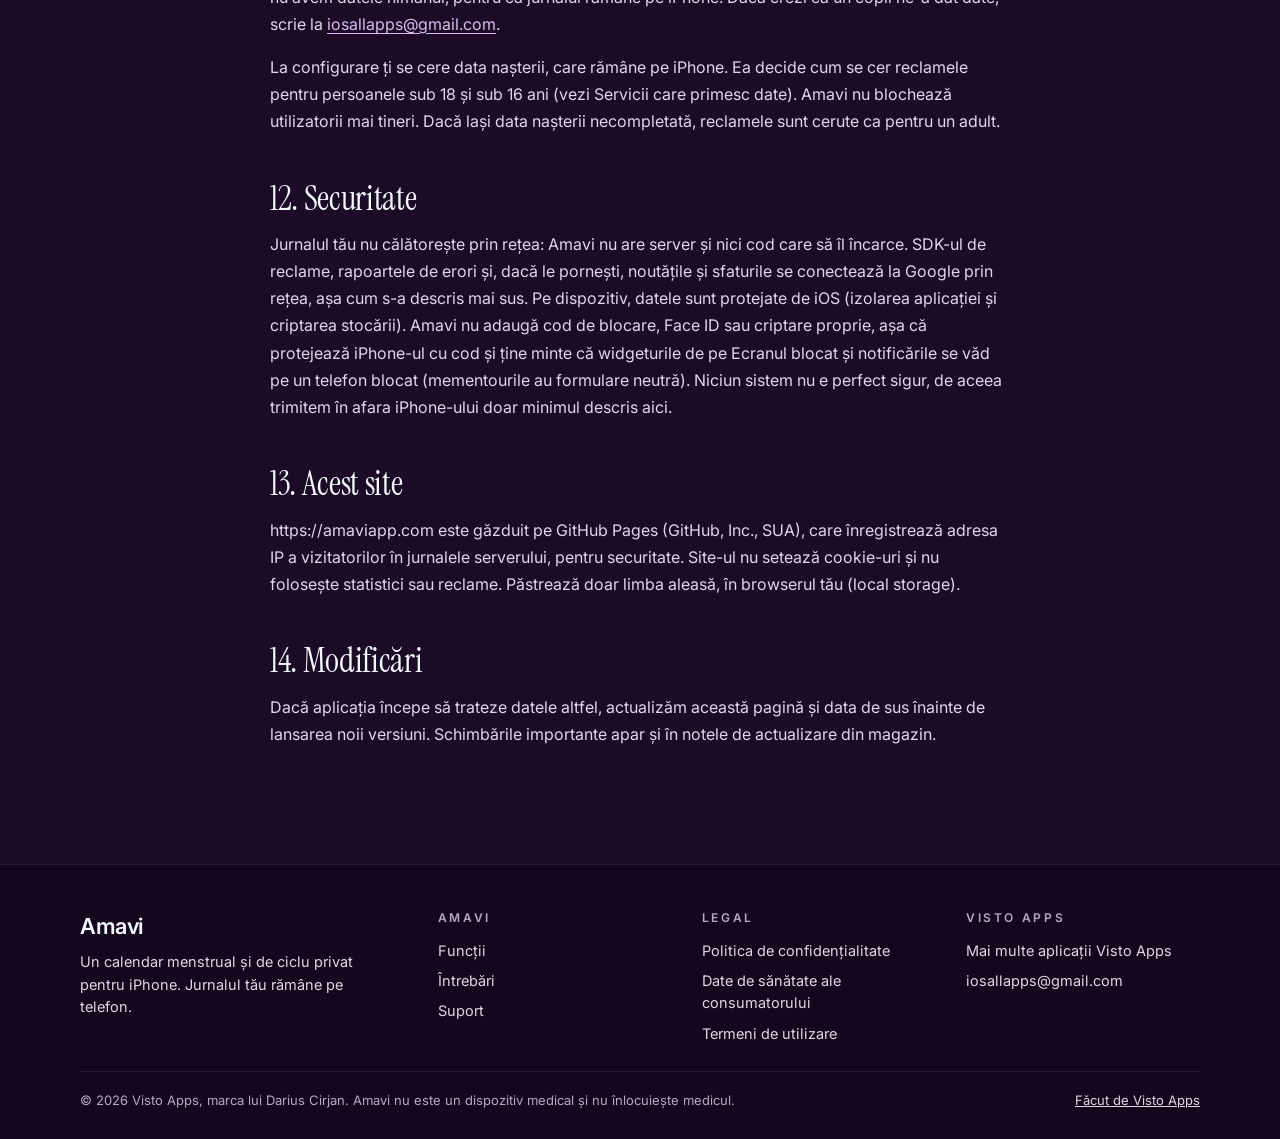
<file: ro/privacy.html>
<!DOCTYPE html>
<html lang="ro" data-lang-fixed="ro">
<head>
    <meta charset="UTF-8">
    <meta name="viewport" content="width=device-width, initial-scale=1.0">
    <title data-en="Privacy Policy | Amavi" data-ro="Politica de confidențialitate | Amavi">Politica de confidențialitate | Amavi</title>
    <meta name="description" content="Cum tratează Amavi datele tale: jurnalul de ciclu și sănătate rămâne pe iPhone, ce servicii primesc ce, reclame și consimțământ, Apple Health, date de sănătate și drepturile tale." data-ro="Cum tratează Amavi datele tale: jurnalul de ciclu și sănătate rămâne pe iPhone, ce servicii primesc ce, reclame și consimțământ, Apple Health, date de sănătate și drepturile tale.">
    <meta name="author" content="Visto Apps">
    <meta name="robots" content="index, follow">
    <link rel="canonical" href="https://amaviapp.com/ro/privacy.html">
    <link rel="alternate" hreflang="en" href="https://amaviapp.com/privacy.html">
    <link rel="alternate" hreflang="ro" href="https://amaviapp.com/ro/privacy.html">
    <link rel="alternate" hreflang="x-default" href="https://amaviapp.com/privacy.html">
    <meta property="og:title" content="Politica de confidențialitate Amavi" data-ro="Politica de confidențialitate Amavi">
    <meta property="og:description" content="Cum tratează Amavi datele tale: jurnalul de ciclu și sănătate rămâne pe iPhone, ce servicii primesc ce, reclame și consimțământ, Apple Health, date de sănătate și drepturile tale." data-ro="Cum tratează Amavi datele tale: jurnalul de ciclu și sănătate rămâne pe iPhone, ce servicii primesc ce, reclame și consimțământ, Apple Health, date de sănătate și drepturile tale.">
    <meta property="og:type" content="website">
    <meta property="og:url" content="https://amaviapp.com/ro/privacy.html">
    <meta property="og:site_name" content="Amavi">
    <meta property="og:image" content="https://amaviapp.com/og-image.jpg">
    <meta property="og:image:width" content="1200">
    <meta property="og:image:height" content="630">
    <meta property="og:locale" content="ro_RO">
    <meta property="og:locale:alternate" content="en_GB">
    <meta name="twitter:card" content="summary_large_image">
    <meta name="twitter:title" content="Politica de confidențialitate Amavi" data-ro="Politica de confidențialitate Amavi">
    <meta name="twitter:description" content="Cum tratează Amavi datele tale: jurnalul de ciclu și sănătate rămâne pe iPhone, ce servicii primesc ce, reclame și consimțământ, Apple Health, date de sănătate și drepturile tale." data-ro="Cum tratează Amavi datele tale: jurnalul de ciclu și sănătate rămâne pe iPhone, ce servicii primesc ce, reclame și consimțământ, Apple Health, date de sănătate și drepturile tale.">
    <meta name="twitter:image" content="https://amaviapp.com/og-image.jpg">
    <link rel="icon" type="image/png" sizes="32x32" href="../favicon-32.png">
    <link rel="icon" type="image/x-icon" href="../favicon.ico">
    <link rel="apple-touch-icon" href="../apple-touch-icon.png">
    <meta name="theme-color" content="#501950" data-scrolled="#1b0b26">
    <meta name="apple-mobile-web-app-title" content="Amavi">
    <link rel="preload" href="../assets/fonts/instrument-serif.woff2" as="font" type="font/woff2" crossorigin>
    <link rel="preload" href="../assets/fonts/inter.woff2" as="font" type="font/woff2" crossorigin>

    <link rel="stylesheet" href="../styles.css?v=20261116s">
    <script type="application/ld+json">{"@context": "https://schema.org", "@type": "BreadcrumbList", "itemListElement": [{"@type": "ListItem", "position": 1, "name": "Amavi", "item": "https://amaviapp.com/"}, {"@type": "ListItem", "position": 2, "name": "Privacy Policy", "item": "https://amaviapp.com/privacy.html"}]}</script>
    <script src="../animations.js?v=20261116s" defer></script>
</head>
<body>
    <a href="#main" class="skip-link" data-en="Skip to main content" data-ro="Sari la conținutul principal">Sari la conținutul principal</a>
    <div class="animated-bg" aria-hidden="true"></div>
    <header>
        <div class="container">
            <a href=".././" class="logo"><img src="../img/icon.webp" alt="" width="38" height="38">Amavi</a>
            <button class="mobile-menu-btn" aria-label="Toggle menu" aria-expanded="false">
                <svg width="24" height="24" viewBox="0 0 24 24" fill="none" stroke="currentColor" stroke-width="2" stroke-linecap="round" stroke-linejoin="round" aria-hidden="true"><line x1="3" y1="6" x2="21" y2="6"></line><line x1="3" y1="12" x2="21" y2="12"></line><line x1="3" y1="18" x2="21" y2="18"></line></svg>
            </button>
            <nav aria-label="Main">
            <ul class="nav-links">
                <li><a href="index.html#features" data-en="Features" data-ro="Funcții">Funcții</a></li>
                <li><a href="index.html#faq" data-en="FAQ" data-ro="Întrebări">Întrebări</a></li>
                <li><a href="privacy.html" aria-current="page" data-en="Privacy" data-ro="Confidențialitate">Confidențialitate</a></li>
                <li><a href="terms.html" data-en="Terms" data-ro="Termeni">Termeni</a></li>
                <li><a href="support.html" data-en="Support" data-ro="Suport">Suport</a></li>
                <li><button id="lang-toggle" class="lang-btn" aria-label="Switch language">RO</button></li>
            </ul>
            </nav>
        </div>
    </header>
    <main id="main">
        <div class="legal-page">
<!--legal:start-->
<h1 data-en="Privacy Policy" data-ro="Politica de confidențialitate">Politica de confidențialitate</h1>
<p class="last-updated" data-en="Last updated: November 25, 2026" data-ro="Ultima actualizare: 25 noiembrie 2026">Ultima actualizare: 25 noiembrie 2026</p>
<nav class="legal-toc" aria-label="Contents"><ol>
<li><a href="#intro" data-en="Who we are" data-ro="Cine suntem">Cine suntem</a></li>
<li><a href="#glance" data-en="At a glance" data-ro="Pe scurt">Pe scurt</a></li>
<li><a href="#local" data-en="Data that stays on your device" data-ro="Date care rămân pe dispozitiv">Date care rămân pe dispozitiv</a></li>
<li><a href="#services" data-en="Services that receive data" data-ro="Servicii care primesc date">Servicii care primesc date</a></li>
<li><a href="#permissions" data-en="Permissions" data-ro="Permisiuni">Permisiuni</a></li>
<li><a href="#consent" data-en="Consent, ads and tracking" data-ro="Consimțământ, reclame și urmărire">Consimțământ, reclame și urmărire</a></li>
<li><a href="#retention" data-en="How long data is kept" data-ro="Cât timp păstrăm datele">Cât timp păstrăm datele</a></li>
<li><a href="#transfers" data-en="Transfers outside the EEA" data-ro="Transferuri în afara SEE">Transferuri în afara SEE</a></li>
<li><a href="#rights" data-en="Your rights (EEA, UK, Switzerland)" data-ro="Drepturile tale (SEE, Regatul Unit, Elveția)">Drepturile tale (SEE, Regatul Unit, Elveția)</a></li>
<li><a href="#us" data-en="United States" data-ro="Statele Unite">Statele Unite</a></li>
<li><a href="#children" data-en="Children" data-ro="Copii">Copii</a></li>
<li><a href="#security" data-en="Security" data-ro="Securitate">Securitate</a></li>
<li><a href="#website" data-en="This website" data-ro="Acest site">Acest site</a></li>
<li><a href="#changes" data-en="Changes" data-ro="Modificări">Modificări</a></li>
</ol></nav>
<section id="intro" class="legal-section">
<h2 data-en="1. Who we are" data-ro="1. Cine suntem">1. Cine suntem</h2>
<div data-en="&lt;p&gt;Visto Apps is the brand of Darius Cirjan, the developer and data controller. This policy explains what the Amavi app (iOS) and the website https://amaviapp.com do with personal data.&lt;/p&gt;&lt;p&gt;Contact for any privacy question or request: &lt;a href=&quot;mailto:iosallapps@gmail.com&quot;&gt;iosallapps@gmail.com&lt;/a&gt;. Website: &lt;a href=&quot;https://vistoapps.com&quot; rel=&quot;noopener&quot;&gt;vistoapps.com&lt;/a&gt;. We answer within one month (art. 12 GDPR). We are not required to appoint a Data Protection Officer.&lt;/p&gt;&lt;p&gt;Last updated: November 25, 2026.&lt;/p&gt;" data-ro="&lt;p&gt;Visto Apps este marca lui Darius Cirjan, dezvoltatorul și operatorul de date. Această politică explică ce fac aplicația Amavi (iOS) și site-ul https://amaviapp.com cu datele personale.&lt;/p&gt;&lt;p&gt;Contact pentru orice întrebare sau cerere privind datele: &lt;a href=&quot;mailto:iosallapps@gmail.com&quot;&gt;iosallapps@gmail.com&lt;/a&gt;. Site: &lt;a href=&quot;https://vistoapps.com&quot; rel=&quot;noopener&quot;&gt;vistoapps.com&lt;/a&gt;. Răspundem în cel mult o lună (art. 12 GDPR). Nu avem obligația de a numi un responsabil cu protecția datelor.&lt;/p&gt;&lt;p&gt;Ultima actualizare: 25 noiembrie 2026.&lt;/p&gt;"><p>Visto Apps este marca lui Darius Cirjan, dezvoltatorul și operatorul de date. Această politică explică ce fac aplicația Amavi (iOS) și site-ul https://amaviapp.com cu datele personale.</p><p>Contact pentru orice întrebare sau cerere privind datele: <a href="mailto:iosallapps@gmail.com">iosallapps@gmail.com</a>. Site: <a href="https://vistoapps.com" rel="noopener">vistoapps.com</a>. Răspundem în cel mult o lună (art. 12 GDPR). Nu avem obligația de a numi un responsabil cu protecția datelor.</p><p>Ultima actualizare: 25 noiembrie 2026.</p></div>
</section>
<section id="glance" class="legal-section">
<h2 data-en="2. At a glance" data-ro="2. Pe scurt">2. Pe scurt</h2>
<div data-en="&lt;ul&gt;&lt;li&gt;&lt;strong&gt;Your cycle and health data stay on your iPhone.&lt;/strong&gt; Period days, flow, symptoms, mood, energy, sleep, discharge, sexual activity, temperature, weight, medication, pregnancy and ovulation tests, birth control and notes are stored only on your device. We have no server that receives them, and none of it is sent to the usage statistics described below. If Amavi crashes, a technical crash report goes to Google Firebase Crashlytics; it never contains what you log.&lt;/li&gt;&lt;li&gt;No account. Amavi does not ask for your email or phone number. Your first name is optional.&lt;/li&gt;&lt;li&gt;Amavi is free and shows an ad from Google AdMob when you open the app or come back to it. &lt;strong&gt;What you log is never put into an ad request.&lt;/strong&gt; Google still receives the technical data any ad request involves (see the table). Personalised ads only with your consent; in the EEA, UK and Switzerland no ad is requested before you answer Google&#x27;s consent form.&lt;/li&gt;&lt;li&gt;Apple Health sync is optional and off until you turn it on. It runs on your iPhone; nothing goes to us.&lt;/li&gt;&lt;li&gt;Amavi has no passcode or Face ID lock of its own, and no export button. To remove everything, use &lt;strong&gt;Profile, Delete all data&lt;/strong&gt;.&lt;/li&gt;&lt;li&gt;We do not sell personal data. Health-specific rules for US residents are in the section United States, under Consumer health data.&lt;/li&gt;&lt;/ul&gt;" data-ro="&lt;ul&gt;&lt;li&gt;&lt;strong&gt;Datele tale despre ciclu și sănătate rămân pe iPhone.&lt;/strong&gt; Zilele de menstruație, fluxul, simptomele, starea de spirit, energia, somnul, scurgerile, activitatea sexuală, temperatura, greutatea, medicația, testele de sarcină și de ovulație, contracepția și notițele se păstrează doar pe dispozitiv. Nu avem server care să le primească și nimic din ele nu ajunge în statisticile de utilizare descrise mai jos. Dacă Amavi se închide neașteptat, un raport tehnic de eroare ajunge la Google Firebase Crashlytics; nu conține niciodată ce notezi.&lt;/li&gt;&lt;li&gt;Fără cont. Amavi nu îți cere emailul sau telefonul. Prenumele este opțional.&lt;/li&gt;&lt;li&gt;Amavi este gratuită și afișează o reclamă Google AdMob când deschizi aplicația sau te întorci în ea. &lt;strong&gt;Ce notezi nu ajunge niciodată într-o cerere de reclamă.&lt;/strong&gt; Google primește totuși datele tehnice pe care le implică orice cerere de reclamă (vezi tabelul). Reclame personalizate doar cu acordul tău; în SEE, Regatul Unit și Elveția nicio reclamă nu se cere înainte să răspunzi la formularul de consimțământ Google.&lt;/li&gt;&lt;li&gt;Sincronizarea cu Apple Health este opțională și oprită până o pornești. Rulează pe iPhone; nimic nu ajunge la noi.&lt;/li&gt;&lt;li&gt;Amavi nu are blocare proprie cu cod sau Face ID și nici buton de export. Ca să ștergi tot, folosește &lt;strong&gt;Profil, Șterge toate datele&lt;/strong&gt;.&lt;/li&gt;&lt;li&gt;Nu vindem date personale. Regulile specifice sănătății pentru rezidenții din SUA sunt în secțiunea Statele Unite, la Date de sănătate ale consumatorului.&lt;/li&gt;&lt;/ul&gt;"><ul><li><strong>Datele tale despre ciclu și sănătate rămân pe iPhone.</strong> Zilele de menstruație, fluxul, simptomele, starea de spirit, energia, somnul, scurgerile, activitatea sexuală, temperatura, greutatea, medicația, testele de sarcină și de ovulație, contracepția și notițele se păstrează doar pe dispozitiv. Nu avem server care să le primească și nimic din ele nu ajunge în statisticile de utilizare descrise mai jos. Dacă Amavi se închide neașteptat, un raport tehnic de eroare ajunge la Google Firebase Crashlytics; nu conține niciodată ce notezi.</li><li>Fără cont. Amavi nu îți cere emailul sau telefonul. Prenumele este opțional.</li><li>Amavi este gratuită și afișează o reclamă Google AdMob când deschizi aplicația sau te întorci în ea. <strong>Ce notezi nu ajunge niciodată într-o cerere de reclamă.</strong> Google primește totuși datele tehnice pe care le implică orice cerere de reclamă (vezi tabelul). Reclame personalizate doar cu acordul tău; în SEE, Regatul Unit și Elveția nicio reclamă nu se cere înainte să răspunzi la formularul de consimțământ Google.</li><li>Sincronizarea cu Apple Health este opțională și oprită până o pornești. Rulează pe iPhone; nimic nu ajunge la noi.</li><li>Amavi nu are blocare proprie cu cod sau Face ID și nici buton de export. Ca să ștergi tot, folosește <strong>Profil, Șterge toate datele</strong>.</li><li>Nu vindem date personale. Regulile specifice sănătății pentru rezidenții din SUA sunt în secțiunea Statele Unite, la Date de sănătate ale consumatorului.</li></ul></div>
</section>
<section id="local" class="legal-section">
<h2 data-en="3. Data that stays on your device" data-ro="3. Date care rămân pe dispozitiv">3. Date care rămân pe dispozitiv</h2>
<div data-en="&lt;p&gt;These stay only in Amavi&#x27;s storage on your iPhone:&lt;/p&gt;&lt;ul&gt;&lt;li&gt;&lt;strong&gt;Your logs:&lt;/strong&gt; period days and flow, spotting, symptoms, mood, energy, sleep, discharge, sexual activity, temperature, weight, medication, pill taken, habits, ovulation and pregnancy test results, postpartum bleeding and free-text notes, kept in an on-device database (SwiftData).&lt;/li&gt;&lt;li&gt;&lt;strong&gt;Your profile and settings:&lt;/strong&gt; your goal, birth date, region, units, cycle and period length, optional first name, pregnancy or postpartum details, birth control plan, tracking preferences, reminder choices and Apple Health sync setting.&lt;/li&gt;&lt;li&gt;&lt;strong&gt;A small widget snapshot&lt;/strong&gt; in an App Group shared with Amavi&#x27;s own widgets: your cycle day and days until your next period for the next five weeks, or your due date or baby&#x27;s birth date in pregnancy and postpartum modes. Not your journal. If you add a widget to your Lock Screen, anyone who can see the Lock Screen can see it.&lt;/li&gt;&lt;li&gt;&lt;strong&gt;Amavi AI.&lt;/strong&gt; Your questions and the context Amavi gives the assistant (a summary of what you logged) are processed on your iPhone by Apple&#x27;s on-device model, or answered from texts in the app. Your questions and the answers stay on your iPhone (the last 60 messages) until you start a new conversation or use Delete all data. They are never sent to us.&lt;/li&gt;&lt;li&gt;&lt;strong&gt;Reminders&lt;/strong&gt; are local notifications scheduled by your iPhone. Their wording is neutral on purpose (for example, &quot;Take a minute for yourself today.&quot;) and never names your cycle.&lt;/li&gt;&lt;/ul&gt;&lt;p&gt;We cannot see, open or recover this data. It is not sent to us, to Google, or to any other third party by Amavi, and it is never used for advertising.&lt;/p&gt;&lt;p&gt;&lt;strong&gt;Protection.&lt;/strong&gt; Amavi adds no passcode, Face ID lock or extra encryption of its own. The data is protected by iOS (the app sandbox and the encryption of your iPhone&#x27;s storage, which depends on your iPhone passcode). Anyone who can unlock your iPhone can open Amavi.&lt;/p&gt;&lt;p&gt;&lt;strong&gt;Backups.&lt;/strong&gt; Amavi does not use iCloud or CloudKit. If you back up your iPhone (to iCloud or a computer), the backup can include Amavi&#x27;s data, under your Apple Account&#x27;s and backup&#x27;s own settings.&lt;/p&gt;&lt;p&gt;&lt;strong&gt;Deleting it.&lt;/strong&gt; In the app, &lt;strong&gt;Profile, Delete all data&lt;/strong&gt;, then &lt;strong&gt;Delete everything&lt;/strong&gt; removes your logs, profile and settings and resets reminders and widgets. If Apple Health sync is on at that moment, it also asks Health to remove the samples Amavi saved there. If you turned sync off earlier, the samples Amavi saved stay in Health: remove them in the Health app (Sharing, Apps, Amavi, Delete All Data). Deleting the app removes its data from your iPhone, but not what it saved in Apple Health.&lt;/p&gt;" data-ro="&lt;p&gt;Acestea rămân doar în stocarea Amavi de pe iPhone:&lt;/p&gt;&lt;ul&gt;&lt;li&gt;&lt;strong&gt;Jurnalul tău:&lt;/strong&gt; zilele de menstruație și fluxul, sângerări intermenstruale, simptome, starea de spirit, energia, somnul, scurgerile, activitatea sexuală, temperatura, greutatea, medicația, pilula luată, obiceiurile, rezultatele testelor de ovulație și de sarcină, sângerarea postpartum și notițele libere, într-o bază de date de pe dispozitiv (SwiftData).&lt;/li&gt;&lt;li&gt;&lt;strong&gt;Profilul și setările:&lt;/strong&gt; obiectivul, data nașterii, regiunea, unitățile, durata ciclului și a menstruației, prenumele opțional, detaliile de sarcină sau postpartum, planul de contracepție, preferințele de urmărire, alegerile pentru mementouri și setarea de sincronizare cu Apple Health.&lt;/li&gt;&lt;li&gt;&lt;strong&gt;Un mic instantaneu pentru widgeturi&lt;/strong&gt;, într-un App Group comun cu widgeturile Amavi: ziua ciclului și zilele până la următoarea menstruație pentru următoarele cinci săptămâni, ori data estimată a nașterii sau data nașterii bebelușului în modurile sarcină și postpartum. Nu jurnalul tău. Dacă adaugi un widget pe Ecranul blocat, oricine vede Ecranul blocat îl poate vedea.&lt;/li&gt;&lt;li&gt;&lt;strong&gt;Amavi AI.&lt;/strong&gt; Întrebările tale și contextul pe care Amavi îl dă asistentului (un rezumat al ce ai notat) sunt prelucrate pe iPhone de modelul Apple de pe dispozitiv sau primesc răspuns din texte din aplicație. Întrebările și răspunsurile rămân pe iPhone (ultimele 60 de mesaje) până pornești o conversație nouă sau folosești Șterge toate datele. Nu ajung niciodată la noi.&lt;/li&gt;&lt;li&gt;&lt;strong&gt;Mementourile&lt;/strong&gt; sunt notificări locale programate de iPhone. Formularea lor este neutră intenționat (de exemplu, în engleză, „Take a minute for yourself today.”) și nu pomenește niciodată ciclul.&lt;/li&gt;&lt;/ul&gt;&lt;p&gt;Nu putem vedea, deschide sau recupera aceste date. Amavi nu le trimite nouă, Google sau altui terț și ele nu sunt folosite niciodată pentru publicitate.&lt;/p&gt;&lt;p&gt;&lt;strong&gt;Protecție.&lt;/strong&gt; Amavi nu adaugă cod de blocare, Face ID sau criptare proprie. Datele sunt protejate de iOS (izolarea aplicației și criptarea stocării iPhone-ului, care depinde de codul iPhone-ului). Oricine poate debloca iPhone-ul poate deschide Amavi.&lt;/p&gt;&lt;p&gt;&lt;strong&gt;Copii de siguranță.&lt;/strong&gt; Amavi nu folosește iCloud sau CloudKit. Dacă faci copie de siguranță a iPhone-ului (în iCloud sau pe calculator), copia poate include datele Amavi, conform setărilor contului tău Apple și ale copiei.&lt;/p&gt;&lt;p&gt;&lt;strong&gt;Ștergerea.&lt;/strong&gt; În aplicație, &lt;strong&gt;Profil, Șterge toate datele&lt;/strong&gt;, apoi &lt;strong&gt;Șterge tot&lt;/strong&gt; elimină jurnalul, profilul și setările și resetează mementourile și widgeturile. Dacă sincronizarea cu Apple Health este pornită în acel moment, cere și ștergerea din Health a datelor salvate de Amavi. Dacă ai oprit-o mai devreme, datele salvate de Amavi rămân în Health: șterge-le din aplicația Health (Partajare, Aplicații, Amavi, Șterge toate datele). Ștergerea aplicației elimină datele ei de pe iPhone, dar nu ce a salvat în Apple Health.&lt;/p&gt;"><p>Acestea rămân doar în stocarea Amavi de pe iPhone:</p><ul><li><strong>Jurnalul tău:</strong> zilele de menstruație și fluxul, sângerări intermenstruale, simptome, starea de spirit, energia, somnul, scurgerile, activitatea sexuală, temperatura, greutatea, medicația, pilula luată, obiceiurile, rezultatele testelor de ovulație și de sarcină, sângerarea postpartum și notițele libere, într-o bază de date de pe dispozitiv (SwiftData).</li><li><strong>Profilul și setările:</strong> obiectivul, data nașterii, regiunea, unitățile, durata ciclului și a menstruației, prenumele opțional, detaliile de sarcină sau postpartum, planul de contracepție, preferințele de urmărire, alegerile pentru mementouri și setarea de sincronizare cu Apple Health.</li><li><strong>Un mic instantaneu pentru widgeturi</strong>, într-un App Group comun cu widgeturile Amavi: ziua ciclului și zilele până la următoarea menstruație pentru următoarele cinci săptămâni, ori data estimată a nașterii sau data nașterii bebelușului în modurile sarcină și postpartum. Nu jurnalul tău. Dacă adaugi un widget pe Ecranul blocat, oricine vede Ecranul blocat îl poate vedea.</li><li><strong>Amavi AI.</strong> Întrebările tale și contextul pe care Amavi îl dă asistentului (un rezumat al ce ai notat) sunt prelucrate pe iPhone de modelul Apple de pe dispozitiv sau primesc răspuns din texte din aplicație. Întrebările și răspunsurile rămân pe iPhone (ultimele 60 de mesaje) până pornești o conversație nouă sau folosești Șterge toate datele. Nu ajung niciodată la noi.</li><li><strong>Mementourile</strong> sunt notificări locale programate de iPhone. Formularea lor este neutră intenționat (de exemplu, în engleză, „Take a minute for yourself today.”) și nu pomenește niciodată ciclul.</li></ul><p>Nu putem vedea, deschide sau recupera aceste date. Amavi nu le trimite nouă, Google sau altui terț și ele nu sunt folosite niciodată pentru publicitate.</p><p><strong>Protecție.</strong> Amavi nu adaugă cod de blocare, Face ID sau criptare proprie. Datele sunt protejate de iOS (izolarea aplicației și criptarea stocării iPhone-ului, care depinde de codul iPhone-ului). Oricine poate debloca iPhone-ul poate deschide Amavi.</p><p><strong>Copii de siguranță.</strong> Amavi nu folosește iCloud sau CloudKit. Dacă faci copie de siguranță a iPhone-ului (în iCloud sau pe calculator), copia poate include datele Amavi, conform setărilor contului tău Apple și ale copiei.</p><p><strong>Ștergerea.</strong> În aplicație, <strong>Profil, Șterge toate datele</strong>, apoi <strong>Șterge tot</strong> elimină jurnalul, profilul și setările și resetează mementourile și widgeturile. Dacă sincronizarea cu Apple Health este pornită în acel moment, cere și ștergerea din Health a datelor salvate de Amavi. Dacă ai oprit-o mai devreme, datele salvate de Amavi rămân în Health: șterge-le din aplicația Health (Partajare, Aplicații, Amavi, Șterge toate datele). Ștergerea aplicației elimină datele ei de pe iPhone, dar nu ce a salvat în Apple Health.</p></div>
</section>
<section id="services" class="legal-section">
<h2 data-en="4. Services that receive data" data-ro="4. Servicii care primesc date">4. Servicii care primesc date</h2>
<div data-en="&lt;p&gt;Five Google services receive data: two because of the ad, one for crash reports, one for usage statistics and, only if you switch on News and tips, one for messages. Nothing you log is sent to any of them. Apple&#x27;s HealthKit, Apple Intelligence and iOS notifications run on your iPhone and are described under Permissions and Data that stays on your device.&lt;/p&gt;&lt;div class=&quot;table-wrap&quot;&gt;&lt;table class=&quot;legal-table&quot;&gt;&lt;thead&gt;&lt;tr&gt;&lt;th scope=&quot;col&quot;&gt;Service&lt;/th&gt;&lt;th scope=&quot;col&quot;&gt;Data&lt;/th&gt;&lt;th scope=&quot;col&quot;&gt;Purpose&lt;/th&gt;&lt;th scope=&quot;col&quot;&gt;Legal basis&lt;/th&gt;&lt;th scope=&quot;col&quot;&gt;Retention&lt;/th&gt;&lt;/tr&gt;&lt;/thead&gt;&lt;tbody&gt;&lt;tr&gt;&lt;th scope=&quot;row&quot;&gt;&lt;a href=&quot;https://policies.google.com/technologies/ads&quot; rel=&quot;noopener&quot;&gt;Google AdMob&lt;/a&gt;&lt;br&gt;&lt;small&gt;Google Ireland Ltd / Google LLC&lt;/small&gt;&lt;/th&gt;&lt;td data-label=&quot;Data&quot;&gt;Advertising identifier (IDFA on iOS only if you allow tracking), IP address, device and app information, ad impressions and taps.&lt;/td&gt;&lt;td data-label=&quot;Purpose&quot;&gt;Showing ads in the free version. Personalised ads only with your consent; otherwise limited, non-personalised ads.&lt;/td&gt;&lt;td data-label=&quot;Legal basis&quot;&gt;Personalised ads: consent, art. 6(1)(a) GDPR and art. 5(3) ePrivacy. Limited ads: legitimate interest in funding the free app, art. 6(1)(f) GDPR.&lt;/td&gt;&lt;td data-label=&quot;Retention&quot;&gt;Set by Google (see its policy). Outside the EEA.&lt;/td&gt;&lt;/tr&gt;&lt;tr&gt;&lt;th scope=&quot;row&quot;&gt;&lt;a href=&quot;https://policies.google.com/privacy&quot; rel=&quot;noopener&quot;&gt;Google User Messaging Platform&lt;/a&gt;&lt;br&gt;&lt;small&gt;Google Ireland Ltd / Google LLC&lt;/small&gt;&lt;/th&gt;&lt;td data-label=&quot;Data&quot;&gt;Your consent choices (IAB TCF string), stored on the device; device information needed to show the form.&lt;/td&gt;&lt;td data-label=&quot;Purpose&quot;&gt;Asking for and recording your consent in the EEA, UK and Switzerland.&lt;/td&gt;&lt;td data-label=&quot;Legal basis&quot;&gt;Legal obligation, art. 6(1)(c) GDPR&lt;/td&gt;&lt;td data-label=&quot;Retention&quot;&gt;On your device until you change it or delete the app. Outside the EEA.&lt;/td&gt;&lt;/tr&gt;&lt;tr&gt;&lt;th scope=&quot;row&quot;&gt;&lt;a href=&quot;https://firebase.google.com/support/privacy&quot; rel=&quot;noopener&quot;&gt;Firebase Crashlytics&lt;/a&gt;&lt;br&gt;&lt;small&gt;Google Ireland Ltd / Google LLC&lt;/small&gt;&lt;/th&gt;&lt;td data-label=&quot;Data&quot;&gt;Crash reports: where the code failed, device model, iOS and app version, a random installation identifier. Never your logs.&lt;/td&gt;&lt;td data-label=&quot;Purpose&quot;&gt;Finding and fixing crashes.&lt;/td&gt;&lt;td data-label=&quot;Legal basis&quot;&gt;Legitimate interest in an app that works, art. 6(1)(f) GDPR&lt;/td&gt;&lt;td data-label=&quot;Retention&quot;&gt;90 days. Outside the EEA.&lt;/td&gt;&lt;/tr&gt;&lt;tr&gt;&lt;th scope=&quot;row&quot;&gt;&lt;a href=&quot;https://firebase.google.com/support/privacy&quot; rel=&quot;noopener&quot;&gt;Google Analytics for Firebase&lt;/a&gt;&lt;br&gt;&lt;small&gt;Google Ireland Ltd / Google LLC&lt;/small&gt;&lt;/th&gt;&lt;td data-label=&quot;Data&quot;&gt;How the app is used, never what you log: app opens, onboarding steps reached, screens and features opened, permission answers and ad events; a random app instance identifier, device model, iOS and app version, and an approximate country derived from the IP address. The advertising identifier only if you allow tracking.&lt;/td&gt;&lt;td data-label=&quot;Purpose&quot;&gt;Understanding which parts of Amavi people use, so we can improve it. Never used to choose ads from your health data.&lt;/td&gt;&lt;td data-label=&quot;Legal basis&quot;&gt;Consent, art. 6(1)(a) GDPR and art. 5(3) ePrivacy, where Google&#x27;s consent form applies; elsewhere legitimate interest in improving the app, art. 6(1)(f) GDPR. Not collected from users under 16.&lt;/td&gt;&lt;td data-label=&quot;Retention&quot;&gt;The period set in Google Analytics (2 months by default). Outside the EEA.&lt;/td&gt;&lt;/tr&gt;&lt;tr&gt;&lt;th scope=&quot;row&quot;&gt;&lt;a href=&quot;https://firebase.google.com/support/privacy&quot; rel=&quot;noopener&quot;&gt;Firebase Cloud Messaging&lt;/a&gt;&lt;br&gt;&lt;small&gt;Google Ireland Ltd / Google LLC&lt;/small&gt;&lt;/th&gt;&lt;td data-label=&quot;Data&quot;&gt;Only if you switch on News and tips: a random installation identifier, the push token from Apple and your app language.&lt;/td&gt;&lt;td data-label=&quot;Purpose&quot;&gt;Sending news and tips to everyone who uses Amavi in your language. Messages are never chosen from your health data.&lt;/td&gt;&lt;td data-label=&quot;Legal basis&quot;&gt;Consent, art. 6(1)(a) GDPR. Withdraw it by switching News and tips off.&lt;/td&gt;&lt;td data-label=&quot;Retention&quot;&gt;Until you switch News and tips off or delete the app. Outside the EEA.&lt;/td&gt;&lt;/tr&gt;&lt;/tbody&gt;&lt;/table&gt;&lt;/div&gt;&lt;ul&gt;&lt;li&gt;The ad request comes from the app Amavi, so Google knows that an ad was shown in a period tracker. That is the only link between an ad and the subject of the app. We do not add keywords, content URLs or any health data to ad requests.&lt;/li&gt;&lt;li&gt;If your birth date shows you are under 18, Amavi asks Google for ads suited to minors (content rating limited to parental guidance), and if under 16, for ads treated as for a user under the age of consent, without personalisation. Google receives only these flags, not your birth date.&lt;/li&gt;&lt;li&gt;If you allow iPhone Analytics sharing with developers in iOS Settings, Apple may give us anonymous, aggregated crash and usage statistics through App Store Connect. They contain none of your logs.&lt;/li&gt;&lt;/ul&gt;" data-ro="&lt;p&gt;Cinci servicii Google primesc date: două din cauza reclamei, unul pentru rapoarte de erori, unul pentru statistici de utilizare și, doar dacă pornești Noutăți și sfaturi, unul pentru mesaje. Nimic din ce notezi nu este trimis vreunuia dintre ele. HealthKit, Apple Intelligence și notificările iOS de la Apple rulează pe iPhone și sunt descrise la Permisiuni și la Date care rămân pe dispozitiv.&lt;/p&gt;&lt;div class=&quot;table-wrap&quot;&gt;&lt;table class=&quot;legal-table&quot;&gt;&lt;thead&gt;&lt;tr&gt;&lt;th scope=&quot;col&quot;&gt;Serviciu&lt;/th&gt;&lt;th scope=&quot;col&quot;&gt;Date&lt;/th&gt;&lt;th scope=&quot;col&quot;&gt;Scop&lt;/th&gt;&lt;th scope=&quot;col&quot;&gt;Temei legal&lt;/th&gt;&lt;th scope=&quot;col&quot;&gt;Păstrare&lt;/th&gt;&lt;/tr&gt;&lt;/thead&gt;&lt;tbody&gt;&lt;tr&gt;&lt;th scope=&quot;row&quot;&gt;&lt;a href=&quot;https://policies.google.com/technologies/ads&quot; rel=&quot;noopener&quot;&gt;Google AdMob&lt;/a&gt;&lt;br&gt;&lt;small&gt;Google Ireland Ltd / Google LLC&lt;/small&gt;&lt;/th&gt;&lt;td data-label=&quot;Date&quot;&gt;Identificatorul de publicitate (IDFA pe iOS doar dacă permiți urmărirea), adresa IP, informații despre dispozitiv și aplicație, afișări și atingeri ale reclamelor.&lt;/td&gt;&lt;td data-label=&quot;Scop&quot;&gt;Afișarea reclamelor în versiunea gratuită. Reclame personalizate doar cu acordul tău; altfel reclame limitate, nepersonalizate.&lt;/td&gt;&lt;td data-label=&quot;Temei legal&quot;&gt;Reclame personalizate: consimțământ, art. 6 alin. (1) lit. a GDPR și art. 5 alin. (3) ePrivacy. Reclame limitate: interes legitim de a finanța aplicația gratuită, art. 6 alin. (1) lit. f GDPR.&lt;/td&gt;&lt;td data-label=&quot;Păstrare&quot;&gt;Stabilită de Google (vezi politica sa). În afara SEE.&lt;/td&gt;&lt;/tr&gt;&lt;tr&gt;&lt;th scope=&quot;row&quot;&gt;&lt;a href=&quot;https://policies.google.com/privacy&quot; rel=&quot;noopener&quot;&gt;Google User Messaging Platform&lt;/a&gt;&lt;br&gt;&lt;small&gt;Google Ireland Ltd / Google LLC&lt;/small&gt;&lt;/th&gt;&lt;td data-label=&quot;Date&quot;&gt;Alegerile tale de consimțământ (șirul IAB TCF), păstrate pe dispozitiv; informații despre dispozitiv necesare afișării formularului.&lt;/td&gt;&lt;td data-label=&quot;Scop&quot;&gt;Cererea și înregistrarea consimțământului tău în SEE, Regatul Unit și Elveția.&lt;/td&gt;&lt;td data-label=&quot;Temei legal&quot;&gt;Obligație legală, art. 6 alin. (1) lit. c GDPR&lt;/td&gt;&lt;td data-label=&quot;Păstrare&quot;&gt;Pe dispozitiv, până o schimbi sau ștergi aplicația. În afara SEE.&lt;/td&gt;&lt;/tr&gt;&lt;tr&gt;&lt;th scope=&quot;row&quot;&gt;&lt;a href=&quot;https://firebase.google.com/support/privacy&quot; rel=&quot;noopener&quot;&gt;Firebase Crashlytics&lt;/a&gt;&lt;br&gt;&lt;small&gt;Google Ireland Ltd / Google LLC&lt;/small&gt;&lt;/th&gt;&lt;td data-label=&quot;Date&quot;&gt;Rapoarte de erori: unde a cedat codul, modelul dispozitivului, versiunea iOS și a aplicației, un identificator aleatoriu de instalare. Niciodată jurnalul tău.&lt;/td&gt;&lt;td data-label=&quot;Scop&quot;&gt;Găsirea și repararea erorilor.&lt;/td&gt;&lt;td data-label=&quot;Temei legal&quot;&gt;Interes legitim pentru o aplicație care funcționează, art. 6 alin. (1) lit. f GDPR&lt;/td&gt;&lt;td data-label=&quot;Păstrare&quot;&gt;90 de zile. În afara SEE.&lt;/td&gt;&lt;/tr&gt;&lt;tr&gt;&lt;th scope=&quot;row&quot;&gt;&lt;a href=&quot;https://firebase.google.com/support/privacy&quot; rel=&quot;noopener&quot;&gt;Google Analytics for Firebase&lt;/a&gt;&lt;br&gt;&lt;small&gt;Google Ireland Ltd / Google LLC&lt;/small&gt;&lt;/th&gt;&lt;td data-label=&quot;Date&quot;&gt;Cum este folosită aplicația, niciodată ce notezi: deschiderile aplicației, pașii de configurare parcurși, ecranele și funcțiile deschise, răspunsurile la permisiuni și evenimentele reclamelor; un identificator aleatoriu al instalării, modelul dispozitivului, versiunea iOS și a aplicației și țara aproximativă dedusă din adresa IP. Identificatorul de publicitate doar dacă permiți urmărirea.&lt;/td&gt;&lt;td data-label=&quot;Scop&quot;&gt;Să înțelegem ce părți din Amavi sunt folosite, ca să o îmbunătățim. Nu sunt folosite niciodată pentru a alege reclame după datele tale de sănătate.&lt;/td&gt;&lt;td data-label=&quot;Temei legal&quot;&gt;Consimțământ, art. 6 alin. (1) lit. a GDPR și art. 5 alin. (3) ePrivacy, acolo unde se aplică formularul de consimțământ Google; în rest, interes legitim de a îmbunătăți aplicația, art. 6 alin. (1) lit. f GDPR. Nu se colectează de la utilizatori sub 16 ani.&lt;/td&gt;&lt;td data-label=&quot;Păstrare&quot;&gt;Perioada setată în Google Analytics (implicit 2 luni). În afara SEE.&lt;/td&gt;&lt;/tr&gt;&lt;tr&gt;&lt;th scope=&quot;row&quot;&gt;&lt;a href=&quot;https://firebase.google.com/support/privacy&quot; rel=&quot;noopener&quot;&gt;Firebase Cloud Messaging&lt;/a&gt;&lt;br&gt;&lt;small&gt;Google Ireland Ltd / Google LLC&lt;/small&gt;&lt;/th&gt;&lt;td data-label=&quot;Date&quot;&gt;Doar dacă pornești Noutăți și sfaturi: un identificator aleatoriu de instalare, tokenul de notificări de la Apple și limba aplicației.&lt;/td&gt;&lt;td data-label=&quot;Scop&quot;&gt;Trimiterea de noutăți și sfaturi tuturor celor care folosesc Amavi în limba ta. Mesajele nu sunt alese niciodată după datele tale de sănătate.&lt;/td&gt;&lt;td data-label=&quot;Temei legal&quot;&gt;Consimțământ, art. 6 alin. (1) lit. a GDPR. Îl retragi oprind Noutăți și sfaturi.&lt;/td&gt;&lt;td data-label=&quot;Păstrare&quot;&gt;Până oprești Noutăți și sfaturi sau ștergi aplicația. În afara SEE.&lt;/td&gt;&lt;/tr&gt;&lt;/tbody&gt;&lt;/table&gt;&lt;/div&gt;&lt;ul&gt;&lt;li&gt;Cererea de reclamă vine din aplicația Amavi, deci Google știe că o reclamă a fost afișată într-un calendar menstrual. Aceasta este singura legătură între o reclamă și subiectul aplicației. Nu adăugăm cuvinte-cheie, adrese de conținut sau date de sănătate în cererile de reclame.&lt;/li&gt;&lt;li&gt;Dacă data nașterii arată că ai sub 18 ani, Amavi cere Google reclame potrivite minorilor (clasificare limitată la îndrumare parentală), iar sub 16 ani, reclame tratate ca pentru un utilizator sub vârsta consimțământului, fără personalizare. Google primește doar aceste semnale, nu data nașterii.&lt;/li&gt;&lt;li&gt;Dacă permiți în Setări iOS partajarea datelor Analytics ale iPhone-ului cu dezvoltatorii, Apple ne poate oferi prin App Store Connect statistici anonime, agregate, despre erori și utilizare. Ele nu conțin nimic din jurnalul tău.&lt;/li&gt;&lt;/ul&gt;"><p>Cinci servicii Google primesc date: două din cauza reclamei, unul pentru rapoarte de erori, unul pentru statistici de utilizare și, doar dacă pornești Noutăți și sfaturi, unul pentru mesaje. Nimic din ce notezi nu este trimis vreunuia dintre ele. HealthKit, Apple Intelligence și notificările iOS de la Apple rulează pe iPhone și sunt descrise la Permisiuni și la Date care rămân pe dispozitiv.</p><div class="table-wrap"><table class="legal-table"><thead><tr><th scope="col">Serviciu</th><th scope="col">Date</th><th scope="col">Scop</th><th scope="col">Temei legal</th><th scope="col">Păstrare</th></tr></thead><tbody><tr><th scope="row"><a href="https://policies.google.com/technologies/ads" rel="noopener">Google AdMob</a><br><small>Google Ireland Ltd / Google LLC</small></th><td data-label="Date">Identificatorul de publicitate (IDFA pe iOS doar dacă permiți urmărirea), adresa IP, informații despre dispozitiv și aplicație, afișări și atingeri ale reclamelor.</td><td data-label="Scop">Afișarea reclamelor în versiunea gratuită. Reclame personalizate doar cu acordul tău; altfel reclame limitate, nepersonalizate.</td><td data-label="Temei legal">Reclame personalizate: consimțământ, art. 6 alin. (1) lit. a GDPR și art. 5 alin. (3) ePrivacy. Reclame limitate: interes legitim de a finanța aplicația gratuită, art. 6 alin. (1) lit. f GDPR.</td><td data-label="Păstrare">Stabilită de Google (vezi politica sa). În afara SEE.</td></tr><tr><th scope="row"><a href="https://policies.google.com/privacy" rel="noopener">Google User Messaging Platform</a><br><small>Google Ireland Ltd / Google LLC</small></th><td data-label="Date">Alegerile tale de consimțământ (șirul IAB TCF), păstrate pe dispozitiv; informații despre dispozitiv necesare afișării formularului.</td><td data-label="Scop">Cererea și înregistrarea consimțământului tău în SEE, Regatul Unit și Elveția.</td><td data-label="Temei legal">Obligație legală, art. 6 alin. (1) lit. c GDPR</td><td data-label="Păstrare">Pe dispozitiv, până o schimbi sau ștergi aplicația. În afara SEE.</td></tr><tr><th scope="row"><a href="https://firebase.google.com/support/privacy" rel="noopener">Firebase Crashlytics</a><br><small>Google Ireland Ltd / Google LLC</small></th><td data-label="Date">Rapoarte de erori: unde a cedat codul, modelul dispozitivului, versiunea iOS și a aplicației, un identificator aleatoriu de instalare. Niciodată jurnalul tău.</td><td data-label="Scop">Găsirea și repararea erorilor.</td><td data-label="Temei legal">Interes legitim pentru o aplicație care funcționează, art. 6 alin. (1) lit. f GDPR</td><td data-label="Păstrare">90 de zile. În afara SEE.</td></tr><tr><th scope="row"><a href="https://firebase.google.com/support/privacy" rel="noopener">Google Analytics for Firebase</a><br><small>Google Ireland Ltd / Google LLC</small></th><td data-label="Date">Cum este folosită aplicația, niciodată ce notezi: deschiderile aplicației, pașii de configurare parcurși, ecranele și funcțiile deschise, răspunsurile la permisiuni și evenimentele reclamelor; un identificator aleatoriu al instalării, modelul dispozitivului, versiunea iOS și a aplicației și țara aproximativă dedusă din adresa IP. Identificatorul de publicitate doar dacă permiți urmărirea.</td><td data-label="Scop">Să înțelegem ce părți din Amavi sunt folosite, ca să o îmbunătățim. Nu sunt folosite niciodată pentru a alege reclame după datele tale de sănătate.</td><td data-label="Temei legal">Consimțământ, art. 6 alin. (1) lit. a GDPR și art. 5 alin. (3) ePrivacy, acolo unde se aplică formularul de consimțământ Google; în rest, interes legitim de a îmbunătăți aplicația, art. 6 alin. (1) lit. f GDPR. Nu se colectează de la utilizatori sub 16 ani.</td><td data-label="Păstrare">Perioada setată în Google Analytics (implicit 2 luni). În afara SEE.</td></tr><tr><th scope="row"><a href="https://firebase.google.com/support/privacy" rel="noopener">Firebase Cloud Messaging</a><br><small>Google Ireland Ltd / Google LLC</small></th><td data-label="Date">Doar dacă pornești Noutăți și sfaturi: un identificator aleatoriu de instalare, tokenul de notificări de la Apple și limba aplicației.</td><td data-label="Scop">Trimiterea de noutăți și sfaturi tuturor celor care folosesc Amavi în limba ta. Mesajele nu sunt alese niciodată după datele tale de sănătate.</td><td data-label="Temei legal">Consimțământ, art. 6 alin. (1) lit. a GDPR. Îl retragi oprind Noutăți și sfaturi.</td><td data-label="Păstrare">Până oprești Noutăți și sfaturi sau ștergi aplicația. În afara SEE.</td></tr></tbody></table></div><ul><li>Cererea de reclamă vine din aplicația Amavi, deci Google știe că o reclamă a fost afișată într-un calendar menstrual. Aceasta este singura legătură între o reclamă și subiectul aplicației. Nu adăugăm cuvinte-cheie, adrese de conținut sau date de sănătate în cererile de reclame.</li><li>Dacă data nașterii arată că ai sub 18 ani, Amavi cere Google reclame potrivite minorilor (clasificare limitată la îndrumare parentală), iar sub 16 ani, reclame tratate ca pentru un utilizator sub vârsta consimțământului, fără personalizare. Google primește doar aceste semnale, nu data nașterii.</li><li>Dacă permiți în Setări iOS partajarea datelor Analytics ale iPhone-ului cu dezvoltatorii, Apple ne poate oferi prin App Store Connect statistici anonime, agregate, despre erori și utilizare. Ele nu conțin nimic din jurnalul tău.</li></ul></div>
</section>
<section id="permissions" class="legal-section">
<h2 data-en="5. Permissions" data-ro="5. Permisiuni">5. Permisiuni</h2>
<div data-en="&lt;p&gt;Amavi works without any of these. Change them any time in iOS Settings.&lt;/p&gt;&lt;ul&gt;&lt;li&gt;&lt;strong&gt;Tracking (iOS, App Tracking Transparency).&lt;/strong&gt; Asked once, when you tap the button on the Welcome screen, after Google&#x27;s consent form where that form applies. If you choose Ask App Not to Track, the advertising identifier is not shared and ads are not personalised with it; ads still appear.&lt;/li&gt;&lt;li&gt;&lt;strong&gt;Notifications.&lt;/strong&gt; Asked only when you switch on a reminder. Reminders are scheduled on your iPhone and use no server. News and tips are a separate switch, off by default, delivered through Firebase Cloud Messaging (see the table).&lt;/li&gt;&lt;li&gt;&lt;strong&gt;Apple Health (HealthKit, optional).&lt;/strong&gt; Asked when you switch on Profile, Apple Health, Sync with Apple Health, or when you tap Import from Apple Health on the Welcome screen. Either way, Amavi then also saves what you log to Health. Amavi reads and writes the same six types: menstrual flow, spotting, ovulation test results, pregnancy test results, sexual activity and basal body temperature. It reads only what other apps saved (up to two years back) and writes what you log in Amavi. This happens on your iPhone through Apple&#x27;s HealthKit; none of it is sent to us or to the ad service. Turn it off any time in Profile, Apple Health or in the Health app.&lt;/li&gt;&lt;/ul&gt;" data-ro="&lt;p&gt;Amavi funcționează și fără niciuna dintre ele. Le poți schimba oricând în Setări iOS.&lt;/p&gt;&lt;ul&gt;&lt;li&gt;&lt;strong&gt;Urmărire (iOS, App Tracking Transparency).&lt;/strong&gt; Cerută o singură dată, când atingi butonul de pe ecranul de bun venit, după formularul de consimțământ Google acolo unde se aplică. Dacă alegi Cere aplicației să nu urmărească, identificatorul de publicitate nu este partajat și reclamele nu sunt personalizate cu el; reclamele apar în continuare.&lt;/li&gt;&lt;li&gt;&lt;strong&gt;Notificări.&lt;/strong&gt; Cerute doar când pornești un memento. Mementourile sunt programate pe iPhone și nu folosesc niciun server. Noutăți și sfaturi este un comutator separat, oprit implicit, livrat prin Firebase Cloud Messaging (vezi tabelul).&lt;/li&gt;&lt;li&gt;&lt;strong&gt;Apple Health (HealthKit, opțional).&lt;/strong&gt; Cerută când activezi Profil, Apple Health, Sincronizează cu Apple Health sau când atingi Importă din Apple Health pe ecranul de bun venit. În ambele cazuri, Amavi salvează apoi în Health și ce notezi. Amavi citește și scrie aceleași șase tipuri: flux menstrual, sângerare intermenstruală, rezultate la testul de ovulație, rezultate la testul de sarcină, activitate sexuală și temperatura bazală. Citește doar ce au salvat alte aplicații (până la doi ani în urmă) și scrie ce notezi în Amavi. Totul se petrece pe iPhone, prin HealthKit de la Apple; nimic nu ajunge la noi sau la serviciul de reclame. O poți opri oricând din Profil, Apple Health sau din aplicația Health.&lt;/li&gt;&lt;/ul&gt;"><p>Amavi funcționează și fără niciuna dintre ele. Le poți schimba oricând în Setări iOS.</p><ul><li><strong>Urmărire (iOS, App Tracking Transparency).</strong> Cerută o singură dată, când atingi butonul de pe ecranul de bun venit, după formularul de consimțământ Google acolo unde se aplică. Dacă alegi Cere aplicației să nu urmărească, identificatorul de publicitate nu este partajat și reclamele nu sunt personalizate cu el; reclamele apar în continuare.</li><li><strong>Notificări.</strong> Cerute doar când pornești un memento. Mementourile sunt programate pe iPhone și nu folosesc niciun server. Noutăți și sfaturi este un comutator separat, oprit implicit, livrat prin Firebase Cloud Messaging (vezi tabelul).</li><li><strong>Apple Health (HealthKit, opțional).</strong> Cerută când activezi Profil, Apple Health, Sincronizează cu Apple Health sau când atingi Importă din Apple Health pe ecranul de bun venit. În ambele cazuri, Amavi salvează apoi în Health și ce notezi. Amavi citește și scrie aceleași șase tipuri: flux menstrual, sângerare intermenstruală, rezultate la testul de ovulație, rezultate la testul de sarcină, activitate sexuală și temperatura bazală. Citește doar ce au salvat alte aplicații (până la doi ani în urmă) și scrie ce notezi în Amavi. Totul se petrece pe iPhone, prin HealthKit de la Apple; nimic nu ajunge la noi sau la serviciul de reclame. O poți opri oricând din Profil, Apple Health sau din aplicația Health.</li></ul></div>
</section>
<section id="consent" class="legal-section">
<h2 data-en="6. Consent, ads and tracking" data-ro="6. Consimțământ, reclame și urmărire">6. Consimțământ, reclame și urmărire</h2>
<div data-en="&lt;p&gt;Order on first launch: (1) while the splash plays, Google&#x27;s consent form, where it is required (the EEA, the UK, Switzerland and some other places); (2) when you tap the button on the Welcome screen, the iOS tracking prompt; (3) then the app starts the ad SDK and asks for an ad. An ad is requested only if Google&#x27;s consent status allows it. Until the form is answered, no ad is requested where the form applies.&lt;/p&gt;&lt;p&gt;If you decline personalised ads, you still get limited, non-personalised ads. If you choose Ask App Not to Track, ads still appear without the advertising identifier. To stop ads you would have to stop using the app; Amavi has no paid version.&lt;/p&gt;&lt;p&gt;Change your choice any time: in the app, Profile, Ad privacy choices (shown only where Google&#x27;s consent form applies). On iOS, also Settings, Privacy &amp; Security, Tracking.&lt;/p&gt;&lt;p&gt;Amavi has no analytics service. Crash reporting (Firebase Crashlytics) starts with the app, before the consent form, on the basis of legitimate interest: Firebase gives the app a random installation identifier, and crash reports never contain your logs. The ad is never shown when you open the app from a reminder or a widget.&lt;/p&gt;" data-ro="&lt;p&gt;Ordinea la prima pornire: (1) cât rulează ecranul de început, formularul de consimțământ Google, unde este cerut (SEE, Regatul Unit, Elveția și alte locuri); (2) când atingi butonul de pe ecranul de bun venit, întrebarea iOS despre urmărire; (3) apoi aplicația pornește SDK-ul de reclame și cere o reclamă. O reclamă se cere doar dacă starea consimțământului Google o permite. Până nu răspunzi la formular, nu se cere nicio reclamă acolo unde formularul se aplică.&lt;/p&gt;&lt;p&gt;Dacă refuzi reclamele personalizate, primești în continuare reclame limitate, nepersonalizate. Dacă alegi Cere aplicației să nu urmărească, reclamele apar în continuare, fără identificatorul de publicitate. Ca să nu mai vezi reclame ar trebui să nu mai folosești aplicația; Amavi nu are versiune plătită.&lt;/p&gt;&lt;p&gt;Îți poți schimba oricând alegerea: în aplicație, Profil, Opțiuni de confidențialitate pentru reclame (apare doar acolo unde se aplică formularul de consimțământ Google). Pe iOS, și din Setări, Confidențialitate și securitate, Urmărire.&lt;/p&gt;&lt;p&gt;Amavi nu are servicii de statistici. Raportarea erorilor (Firebase Crashlytics) pornește odată cu aplicația, înaintea formularului de consimțământ, pe baza interesului legitim: Firebase dă aplicației un identificator aleatoriu de instalare, iar rapoartele de erori nu conțin niciodată jurnalul tău. Reclama nu apare când deschizi aplicația dintr-un memento sau dintr-un widget.&lt;/p&gt;"><p>Ordinea la prima pornire: (1) cât rulează ecranul de început, formularul de consimțământ Google, unde este cerut (SEE, Regatul Unit, Elveția și alte locuri); (2) când atingi butonul de pe ecranul de bun venit, întrebarea iOS despre urmărire; (3) apoi aplicația pornește SDK-ul de reclame și cere o reclamă. O reclamă se cere doar dacă starea consimțământului Google o permite. Până nu răspunzi la formular, nu se cere nicio reclamă acolo unde formularul se aplică.</p><p>Dacă refuzi reclamele personalizate, primești în continuare reclame limitate, nepersonalizate. Dacă alegi Cere aplicației să nu urmărească, reclamele apar în continuare, fără identificatorul de publicitate. Ca să nu mai vezi reclame ar trebui să nu mai folosești aplicația; Amavi nu are versiune plătită.</p><p>Îți poți schimba oricând alegerea: în aplicație, Profil, Opțiuni de confidențialitate pentru reclame (apare doar acolo unde se aplică formularul de consimțământ Google). Pe iOS, și din Setări, Confidențialitate și securitate, Urmărire.</p><p>Amavi nu are servicii de statistici. Raportarea erorilor (Firebase Crashlytics) pornește odată cu aplicația, înaintea formularului de consimțământ, pe baza interesului legitim: Firebase dă aplicației un identificator aleatoriu de instalare, iar rapoartele de erori nu conțin niciodată jurnalul tău. Reclama nu apare când deschizi aplicația dintr-un memento sau dintr-un widget.</p></div>
</section>
<section id="retention" class="legal-section">
<h2 data-en="7. How long data is kept" data-ro="7. Cât timp păstrăm datele">7. Cât timp păstrăm datele</h2>
<div data-en="&lt;p&gt;Data on your device stays until you delete it in the app or delete the app. Data held by the services above is kept for the period listed in the table. We do not keep copies of our own. Emails you send us are kept as long as needed to answer, and at most 2 years.&lt;/p&gt;" data-ro="&lt;p&gt;Datele de pe dispozitiv rămân până le ștergi din aplicație sau ștergi aplicația. Datele aflate la serviciile de mai sus se păstrează cât scrie în tabel. Nu păstrăm copii proprii. Emailurile trimise nouă se păstrează cât e nevoie pentru răspuns, cel mult 2 ani.&lt;/p&gt;"><p>Datele de pe dispozitiv rămân până le ștergi din aplicație sau ștergi aplicația. Datele aflate la serviciile de mai sus se păstrează cât scrie în tabel. Nu păstrăm copii proprii. Emailurile trimise nouă se păstrează cât e nevoie pentru răspuns, cel mult 2 ani.</p></div>
</section>
<section id="transfers" class="legal-section">
<h2 data-en="8. Transfers outside the EEA" data-ro="8. Transferuri în afara SEE">8. Transferuri în afara SEE</h2>
<div data-en="&lt;p&gt;Google may process the ad-related data in the table in the United States or other countries. Transfers rely on the EU-U.S. Data Privacy Framework for certified companies or on the European Commission&#x27;s Standard Contractual Clauses (art. 45 and 46 GDPR). Your cycle and health data are not transferred anywhere by Amavi.&lt;/p&gt;" data-ro="&lt;p&gt;Google poate prelucra datele legate de reclame din tabel în Statele Unite sau în alte țări. Transferurile se bazează pe Cadrul UE-SUA privind confidențialitatea datelor pentru companiile certificate sau pe Clauzele contractuale standard ale Comisiei Europene (art. 45 și 46 GDPR). Datele tale despre ciclu și sănătate nu sunt transferate nicăieri de Amavi.&lt;/p&gt;"><p>Google poate prelucra datele legate de reclame din tabel în Statele Unite sau în alte țări. Transferurile se bazează pe Cadrul UE-SUA privind confidențialitatea datelor pentru companiile certificate sau pe Clauzele contractuale standard ale Comisiei Europene (art. 45 și 46 GDPR). Datele tale despre ciclu și sănătate nu sunt transferate nicăieri de Amavi.</p></div>
</section>
<section id="rights" class="legal-section">
<h2 data-en="9. Your rights (EEA, UK, Switzerland)" data-ro="9. Drepturile tale (SEE, Regatul Unit, Elveția)">9. Drepturile tale (SEE, Regatul Unit, Elveția)</h2>
<div data-en="&lt;p&gt;&lt;strong&gt;Special category data.&lt;/strong&gt; Cycle, period, symptom, sexual activity and pregnancy data are health data, a special category under art. 9 GDPR. We do not receive or process it: it exists only on your iPhone, under your control, and you decide what to log, whether to sync with Apple Health and when to delete it. Where Apple Health sync or the Health permission needs your agreement, you give it in the iOS permission sheet, and you can withdraw it in the Health app or iOS Settings at any time.&lt;/p&gt;&lt;p&gt;You have the right to access, correct and delete your data, to restrict or object to processing (including to object at any time to processing based on legitimate interest), to data portability, and to withdraw consent at any time without affecting earlier processing.&lt;/p&gt;&lt;p&gt;Because your logs exist only on your iPhone, we hold no copy: you see, correct and delete them in the app (&lt;strong&gt;Profile, Delete all data&lt;/strong&gt; deletes everything). Amavi has no export button yet; if you use Apple Health sync, the Health app can export your health data (Health, your profile, Export All Health Data). For the ad data Google holds, use Profile, Ad privacy choices (shown only where Google&#x27;s consent form applies). or Google&#x27;s own tools, or write to &lt;a href=&quot;mailto:iosallapps@gmail.com&quot;&gt;iosallapps@gmail.com&lt;/a&gt; and we will pass the request on. We usually cannot tell which Google data is yours, so include your device&#x27;s advertising ID if you can.&lt;/p&gt;&lt;p&gt;You can complain to the supervisory authority where you live or work, or to ours: Autoritatea Națională de Supraveghere a Prelucrării Datelor cu Caracter Personal (ANSPDCP), &lt;a href=&quot;https://www.dataprotection.ro&quot; rel=&quot;noopener&quot;&gt;www.dataprotection.ro&lt;/a&gt;. The list of EU authorities: &lt;a href=&quot;https://www.edpb.europa.eu/about-edpb/about-edpb/members_en&quot; rel=&quot;noopener&quot;&gt;edpb.europa.eu&lt;/a&gt;.&lt;/p&gt;" data-ro="&lt;p&gt;&lt;strong&gt;Date din categorii speciale.&lt;/strong&gt; Datele despre ciclu, menstruație, simptome, activitate sexuală și sarcină sunt date privind sănătatea, o categorie specială conform art. 9 GDPR. Noi nu le primim și nu le prelucrăm: există doar pe iPhone-ul tău, sub controlul tău, iar tu decizi ce notezi, dacă te sincronizezi cu Apple Health și când ștergi. Acolo unde sincronizarea cu Apple Health sau permisiunea Health cere acordul tău, îl dai în fereastra de permisiuni iOS și îl poți retrage oricând în aplicația Health sau în Setări iOS.&lt;/p&gt;&lt;p&gt;Ai dreptul de acces, rectificare și ștergere, de restricționare și de opoziție (inclusiv opoziție oricând la prelucrarea bazată pe interes legitim), la portabilitate și dreptul de a-ți retrage oricând consimțământul, fără a afecta prelucrarea anterioară.&lt;/p&gt;&lt;p&gt;Pentru că jurnalul există doar pe iPhone, nu avem nicio copie: îl vezi, îl corectezi și îl ștergi în aplicație (&lt;strong&gt;Profil, Șterge toate datele&lt;/strong&gt; șterge tot). Amavi nu are încă buton de export; dacă folosești sincronizarea cu Apple Health, aplicația Health poate exporta datele tale de sănătate (Health, profilul tău, Exportă toate datele de sănătate). Pentru datele de reclamă păstrate de Google, folosește Profil, Opțiuni de confidențialitate pentru reclame (apare doar acolo unde se aplică formularul de consimțământ Google). sau uneltele Google, ori scrie la &lt;a href=&quot;mailto:iosallapps@gmail.com&quot;&gt;iosallapps@gmail.com&lt;/a&gt; și transmitem cererea mai departe. De obicei nu putem ști care date de la Google sunt ale tale, așa că include, dacă poți, ID-ul de publicitate al dispozitivului.&lt;/p&gt;&lt;p&gt;Poți depune plângere la autoritatea de supraveghere din țara în care locuiești sau lucrezi, ori la a noastră: Autoritatea Națională de Supraveghere a Prelucrării Datelor cu Caracter Personal (ANSPDCP), &lt;a href=&quot;https://www.dataprotection.ro&quot; rel=&quot;noopener&quot;&gt;www.dataprotection.ro&lt;/a&gt;. Lista autorităților din UE: &lt;a href=&quot;https://www.edpb.europa.eu/about-edpb/about-edpb/members_en&quot; rel=&quot;noopener&quot;&gt;edpb.europa.eu&lt;/a&gt;.&lt;/p&gt;"><p><strong>Date din categorii speciale.</strong> Datele despre ciclu, menstruație, simptome, activitate sexuală și sarcină sunt date privind sănătatea, o categorie specială conform art. 9 GDPR. Noi nu le primim și nu le prelucrăm: există doar pe iPhone-ul tău, sub controlul tău, iar tu decizi ce notezi, dacă te sincronizezi cu Apple Health și când ștergi. Acolo unde sincronizarea cu Apple Health sau permisiunea Health cere acordul tău, îl dai în fereastra de permisiuni iOS și îl poți retrage oricând în aplicația Health sau în Setări iOS.</p><p>Ai dreptul de acces, rectificare și ștergere, de restricționare și de opoziție (inclusiv opoziție oricând la prelucrarea bazată pe interes legitim), la portabilitate și dreptul de a-ți retrage oricând consimțământul, fără a afecta prelucrarea anterioară.</p><p>Pentru că jurnalul există doar pe iPhone, nu avem nicio copie: îl vezi, îl corectezi și îl ștergi în aplicație (<strong>Profil, Șterge toate datele</strong> șterge tot). Amavi nu are încă buton de export; dacă folosești sincronizarea cu Apple Health, aplicația Health poate exporta datele tale de sănătate (Health, profilul tău, Exportă toate datele de sănătate). Pentru datele de reclamă păstrate de Google, folosește Profil, Opțiuni de confidențialitate pentru reclame (apare doar acolo unde se aplică formularul de consimțământ Google). sau uneltele Google, ori scrie la <a href="mailto:iosallapps@gmail.com">iosallapps@gmail.com</a> și transmitem cererea mai departe. De obicei nu putem ști care date de la Google sunt ale tale, așa că include, dacă poți, ID-ul de publicitate al dispozitivului.</p><p>Poți depune plângere la autoritatea de supraveghere din țara în care locuiești sau lucrezi, ori la a noastră: Autoritatea Națională de Supraveghere a Prelucrării Datelor cu Caracter Personal (ANSPDCP), <a href="https://www.dataprotection.ro" rel="noopener">www.dataprotection.ro</a>. Lista autorităților din UE: <a href="https://www.edpb.europa.eu/about-edpb/about-edpb/members_en" rel="noopener">edpb.europa.eu</a>.</p></div>
</section>
<section id="us" class="legal-section">
<h2 data-en="10. United States" data-ro="10. Statele Unite">10. Statele Unite</h2>
<div data-en="&lt;ul&gt;&lt;li&gt;We do not sell personal information for money.&lt;/li&gt;&lt;li&gt;When you allow tracking and personalised ads, Google AdMob uses your advertising identifier for ads based on activity in other apps. Some US state laws (for example California) call this &quot;sharing&quot; or &quot;targeted advertising&quot;. You can opt out at any time: refuse tracking on iOS (Settings, Privacy &amp; Security, Tracking), or email us and we will treat it as an opt-out request.&lt;/li&gt;&lt;li&gt;Residents of California and other US states with privacy laws can ask to know, correct or delete their personal information, and will not be treated differently for doing so. The only personal information that leaves your iPhone is the ad data in the table above (identifiers, internet activity, approximate location from the IP address). Requests: &lt;a href=&quot;mailto:iosallapps@gmail.com&quot;&gt;iosallapps@gmail.com&lt;/a&gt;.&lt;/li&gt;&lt;/ul&gt;&lt;h3 id=&quot;consumer-health-data&quot;&gt;Consumer health data&lt;/h3&gt;&lt;p&gt;This is the consumer health data privacy policy for Amavi, for Washington&#x27;s My Health My Data Act, Nevada&#x27;s SB 370, Connecticut&#x27;s consumer health data provisions and similar laws in other US states. It adds to the sections above and changes none of them.&lt;/p&gt;&lt;ul&gt;&lt;li&gt;&lt;strong&gt;What we collect:&lt;/strong&gt; nothing. We, the developer, do not collect, receive or store consumer health data. The cycle, period, symptom, sexual activity, pregnancy, temperature and similar data Amavi uses comes from what you enter and, if you turn it on, from Apple Health. It is processed only on your iPhone (see &lt;a href=&quot;#local&quot;&gt;Data that stays on your device&lt;/a&gt;).&lt;/li&gt;&lt;li&gt;&lt;strong&gt;Why it is used:&lt;/strong&gt; only to show you your logs, forecasts, insights, reminders and answers in the app, and, if you turn on Apple Health sync, to read and write the six Health types listed under Permissions.&lt;/li&gt;&lt;li&gt;&lt;strong&gt;Sharing:&lt;/strong&gt; we do not share or sell consumer health data, and no affiliate or other third party receives any from us. Google&#x27;s ad and consent services never receive what you log (see &lt;a href=&quot;#consent&quot;&gt;Consent, ads and tracking&lt;/a&gt;). The one health-related fact Google can infer is that an ad request came from a period tracking app (see &lt;a href=&quot;#services&quot;&gt;Services that receive data&lt;/a&gt;); you can stop personalised use of your advertising identifier by refusing tracking.&lt;/li&gt;&lt;li&gt;&lt;strong&gt;Consent:&lt;/strong&gt; we do not collect your data, so there is nothing for you to consent to or revoke with us. Your permission for Apple Health is given and withdrawn in the iOS permission sheet, the Health app and Settings, Privacy &amp; Security, Health, Amavi.&lt;/li&gt;&lt;li&gt;&lt;strong&gt;Your rights:&lt;/strong&gt; you can see and delete this data on your iPhone (&lt;a href=&quot;#local&quot;&gt;Deleting it&lt;/a&gt;), withdraw Health access at any time, and email &lt;a href=&quot;mailto:iosallapps@gmail.com&quot;&gt;iosallapps@gmail.com&lt;/a&gt; for any other request. If we decline a request, you can appeal by replying to our answer, and we will respond within 45 days. We will never use geofencing around health facilities.&lt;/li&gt;&lt;/ul&gt;" data-ro="&lt;ul&gt;&lt;li&gt;Nu vindem informații personale pe bani.&lt;/li&gt;&lt;li&gt;Când permiți urmărirea și reclamele personalizate, Google AdMob folosește identificatorul de publicitate pentru reclame bazate pe activitatea din alte aplicații. Unele legi din statele SUA (de exemplu California) numesc asta „partajare” sau „publicitate țintită”. Poți refuza oricând: refuză urmărirea pe iOS (Setări, Confidențialitate și securitate, Urmărire) sau scrie-ne și tratăm mesajul ca cerere de renunțare.&lt;/li&gt;&lt;li&gt;Rezidenții din California și din alte state SUA cu legi de confidențialitate pot cere să afle, să corecteze sau să șteargă informațiile personale, fără a fi tratați diferit pentru asta. Singurele informații personale care ies din iPhone sunt datele de reclamă din tabelul de mai sus (identificatori, activitate online, locație aproximativă din adresa IP). Cereri: &lt;a href=&quot;mailto:iosallapps@gmail.com&quot;&gt;iosallapps@gmail.com&lt;/a&gt;.&lt;/li&gt;&lt;/ul&gt;&lt;h3 id=&quot;consumer-health-data&quot;&gt;Date de sănătate ale consumatorului&lt;/h3&gt;&lt;p&gt;Aceasta este politica privind datele de sănătate ale consumatorului pentru Amavi, în sensul legii My Health My Data Act din Washington, al legii SB 370 din Nevada, al dispozițiilor din Connecticut privind datele de sănătate ale consumatorului și al legilor similare din alte state SUA. Completează secțiunile de mai sus și nu schimbă nimic din ele.&lt;/p&gt;&lt;ul&gt;&lt;li&gt;&lt;strong&gt;Ce colectăm:&lt;/strong&gt; nimic. Noi, dezvoltatorul, nu colectăm, nu primim și nu stocăm date de sănătate ale consumatorului. Datele despre ciclu, menstruație, simptome, activitate sexuală, sarcină, temperatură și altele asemenea, folosite de Amavi, vin din ce introduci și, dacă pornești sincronizarea, din Apple Health. Sunt prelucrate doar pe iPhone (vezi &lt;a href=&quot;#local&quot;&gt;Date care rămân pe dispozitiv&lt;/a&gt;).&lt;/li&gt;&lt;li&gt;&lt;strong&gt;De ce sunt folosite:&lt;/strong&gt; doar ca să îți arate în aplicație jurnalul, previziunile, insight-urile, mementourile și răspunsurile și, dacă pornești sincronizarea cu Apple Health, ca să citească și să scrie cele șase tipuri Health listate la Permisiuni.&lt;/li&gt;&lt;li&gt;&lt;strong&gt;Partajare:&lt;/strong&gt; nu partajăm și nu vindem date de sănătate ale consumatorului și niciun afiliat sau alt terț nu primește de la noi. Serviciile Google de reclame și de consimțământ nu primesc niciodată ce notezi (vezi &lt;a href=&quot;#consent&quot;&gt;Consimțământ, reclame și urmărire&lt;/a&gt;). Singurul fapt legat de sănătate pe care Google îl poate deduce este că o cerere de reclamă vine dintr-un calendar menstrual (vezi &lt;a href=&quot;#services&quot;&gt;Servicii care primesc date&lt;/a&gt;); poți opri folosirea personalizată a identificatorului de publicitate refuzând urmărirea.&lt;/li&gt;&lt;li&gt;&lt;strong&gt;Consimțământ:&lt;/strong&gt; noi nu colectăm datele tale, deci nu ai nimic de acceptat sau de retras la noi. Permisiunea pentru Apple Health se dă și se retrage în fereastra de permisiuni iOS, în aplicația Health și în Setări, Confidențialitate și securitate, Health, Amavi.&lt;/li&gt;&lt;li&gt;&lt;strong&gt;Drepturile tale:&lt;/strong&gt; îți poți vedea și șterge datele pe iPhone (&lt;a href=&quot;#local&quot;&gt;Ștergerea&lt;/a&gt;), poți retrage oricând accesul la Health și ne poți scrie la &lt;a href=&quot;mailto:iosallapps@gmail.com&quot;&gt;iosallapps@gmail.com&lt;/a&gt; pentru orice altă cerere. Dacă refuzăm o cerere, poți face contestație răspunzând mesajului nostru și vom răspunde în 45 de zile. Nu folosim și nu vom folosi niciodată geofencing în jurul unităților de sănătate.&lt;/li&gt;&lt;/ul&gt;"><ul><li>Nu vindem informații personale pe bani.</li><li>Când permiți urmărirea și reclamele personalizate, Google AdMob folosește identificatorul de publicitate pentru reclame bazate pe activitatea din alte aplicații. Unele legi din statele SUA (de exemplu California) numesc asta „partajare” sau „publicitate țintită”. Poți refuza oricând: refuză urmărirea pe iOS (Setări, Confidențialitate și securitate, Urmărire) sau scrie-ne și tratăm mesajul ca cerere de renunțare.</li><li>Rezidenții din California și din alte state SUA cu legi de confidențialitate pot cere să afle, să corecteze sau să șteargă informațiile personale, fără a fi tratați diferit pentru asta. Singurele informații personale care ies din iPhone sunt datele de reclamă din tabelul de mai sus (identificatori, activitate online, locație aproximativă din adresa IP). Cereri: <a href="mailto:iosallapps@gmail.com">iosallapps@gmail.com</a>.</li></ul><h3 id="consumer-health-data">Date de sănătate ale consumatorului</h3><p>Aceasta este politica privind datele de sănătate ale consumatorului pentru Amavi, în sensul legii My Health My Data Act din Washington, al legii SB 370 din Nevada, al dispozițiilor din Connecticut privind datele de sănătate ale consumatorului și al legilor similare din alte state SUA. Completează secțiunile de mai sus și nu schimbă nimic din ele.</p><ul><li><strong>Ce colectăm:</strong> nimic. Noi, dezvoltatorul, nu colectăm, nu primim și nu stocăm date de sănătate ale consumatorului. Datele despre ciclu, menstruație, simptome, activitate sexuală, sarcină, temperatură și altele asemenea, folosite de Amavi, vin din ce introduci și, dacă pornești sincronizarea, din Apple Health. Sunt prelucrate doar pe iPhone (vezi <a href="#local">Date care rămân pe dispozitiv</a>).</li><li><strong>De ce sunt folosite:</strong> doar ca să îți arate în aplicație jurnalul, previziunile, insight-urile, mementourile și răspunsurile și, dacă pornești sincronizarea cu Apple Health, ca să citească și să scrie cele șase tipuri Health listate la Permisiuni.</li><li><strong>Partajare:</strong> nu partajăm și nu vindem date de sănătate ale consumatorului și niciun afiliat sau alt terț nu primește de la noi. Serviciile Google de reclame și de consimțământ nu primesc niciodată ce notezi (vezi <a href="#consent">Consimțământ, reclame și urmărire</a>). Singurul fapt legat de sănătate pe care Google îl poate deduce este că o cerere de reclamă vine dintr-un calendar menstrual (vezi <a href="#services">Servicii care primesc date</a>); poți opri folosirea personalizată a identificatorului de publicitate refuzând urmărirea.</li><li><strong>Consimțământ:</strong> noi nu colectăm datele tale, deci nu ai nimic de acceptat sau de retras la noi. Permisiunea pentru Apple Health se dă și se retrage în fereastra de permisiuni iOS, în aplicația Health și în Setări, Confidențialitate și securitate, Health, Amavi.</li><li><strong>Drepturile tale:</strong> îți poți vedea și șterge datele pe iPhone (<a href="#local">Ștergerea</a>), poți retrage oricând accesul la Health și ne poți scrie la <a href="mailto:iosallapps@gmail.com">iosallapps@gmail.com</a> pentru orice altă cerere. Dacă refuzăm o cerere, poți face contestație răspunzând mesajului nostru și vom răspunde în 45 de zile. Nu folosim și nu vom folosi niciodată geofencing în jurul unităților de sănătate.</li></ul></div>
</section>
<section id="children" class="legal-section">
<h2 data-en="11. Children" data-ro="11. Copii">11. Copii</h2>
<div data-en="&lt;p&gt;Amavi is not designed for children. We do not knowingly collect personal data from children under 13, or under the age of digital consent in their country (13 to 16 in the EU), and we hold no data of anyone, because your logs stay on your iPhone. If you believe a child gave us data, write to &lt;a href=&quot;mailto:iosallapps@gmail.com&quot;&gt;iosallapps@gmail.com&lt;/a&gt;.&lt;/p&gt;&lt;p&gt;Setup asks for your birth date, which stays on your iPhone. It decides how ads are requested for people under 18 and under 16 (see Services that receive data). Amavi does not block younger users. If you leave the birth date empty, ads are requested as for an adult.&lt;/p&gt;" data-ro="&lt;p&gt;Amavi nu este concepută pentru copii. Nu colectăm cu bună știință date personale de la copii sub 13 ani sau sub vârsta consimțământului digital din țara lor (13 până la 16 ani în UE; 16 ani în România) și nu avem datele nimănui, pentru că jurnalul rămâne pe iPhone. Dacă crezi că un copil ne-a dat date, scrie la &lt;a href=&quot;mailto:iosallapps@gmail.com&quot;&gt;iosallapps@gmail.com&lt;/a&gt;.&lt;/p&gt;&lt;p&gt;La configurare ți se cere data nașterii, care rămâne pe iPhone. Ea decide cum se cer reclamele pentru persoanele sub 18 și sub 16 ani (vezi Servicii care primesc date). Amavi nu blochează utilizatorii mai tineri. Dacă lași data nașterii necompletată, reclamele sunt cerute ca pentru un adult.&lt;/p&gt;"><p>Amavi nu este concepută pentru copii. Nu colectăm cu bună știință date personale de la copii sub 13 ani sau sub vârsta consimțământului digital din țara lor (13 până la 16 ani în UE; 16 ani în România) și nu avem datele nimănui, pentru că jurnalul rămâne pe iPhone. Dacă crezi că un copil ne-a dat date, scrie la <a href="mailto:iosallapps@gmail.com">iosallapps@gmail.com</a>.</p><p>La configurare ți se cere data nașterii, care rămâne pe iPhone. Ea decide cum se cer reclamele pentru persoanele sub 18 și sub 16 ani (vezi Servicii care primesc date). Amavi nu blochează utilizatorii mai tineri. Dacă lași data nașterii necompletată, reclamele sunt cerute ca pentru un adult.</p></div>
</section>
<section id="security" class="legal-section">
<h2 data-en="12. Security" data-ro="12. Securitate">12. Securitate</h2>
<div data-en="&lt;p&gt;Your logs never travel over a network: Amavi has no server and no code that uploads them. The ad SDK, crash reports and, if you switch them on, news and tips connect to Google over the network, as described above. On the device, data is protected by iOS (app sandbox and storage encryption). Amavi adds no passcode, Face ID lock or extra encryption of its own, so protect your iPhone with a passcode, and remember that Lock Screen widgets and notifications are visible on a locked phone (reminders are worded neutrally). No system is perfectly secure, so we keep what leaves your iPhone to the minimum listed here.&lt;/p&gt;" data-ro="&lt;p&gt;Jurnalul tău nu călătorește prin rețea: Amavi nu are server și nici cod care să îl încarce. SDK-ul de reclame, rapoartele de erori și, dacă le pornești, noutățile și sfaturile se conectează la Google prin rețea, așa cum s-a descris mai sus. Pe dispozitiv, datele sunt protejate de iOS (izolarea aplicației și criptarea stocării). Amavi nu adaugă cod de blocare, Face ID sau criptare proprie, așa că protejează iPhone-ul cu cod și ține minte că widgeturile de pe Ecranul blocat și notificările se văd pe un telefon blocat (mementourile au formulare neutră). Niciun sistem nu e perfect sigur, de aceea trimitem în afara iPhone-ului doar minimul descris aici.&lt;/p&gt;"><p>Jurnalul tău nu călătorește prin rețea: Amavi nu are server și nici cod care să îl încarce. SDK-ul de reclame, rapoartele de erori și, dacă le pornești, noutățile și sfaturile se conectează la Google prin rețea, așa cum s-a descris mai sus. Pe dispozitiv, datele sunt protejate de iOS (izolarea aplicației și criptarea stocării). Amavi nu adaugă cod de blocare, Face ID sau criptare proprie, așa că protejează iPhone-ul cu cod și ține minte că widgeturile de pe Ecranul blocat și notificările se văd pe un telefon blocat (mementourile au formulare neutră). Niciun sistem nu e perfect sigur, de aceea trimitem în afara iPhone-ului doar minimul descris aici.</p></div>
</section>
<section id="website" class="legal-section">
<h2 data-en="13. This website" data-ro="13. Acest site">13. Acest site</h2>
<div data-en="&lt;p&gt;https://amaviapp.com is hosted on GitHub Pages (GitHub, Inc., USA), which records the IP address of visitors in server logs for security. The site sets no cookies and uses no analytics or ads. It stores only your language choice in your browser (local storage).&lt;/p&gt;" data-ro="&lt;p&gt;https://amaviapp.com este găzduit pe GitHub Pages (GitHub, Inc., SUA), care înregistrează adresa IP a vizitatorilor în jurnalele serverului, pentru securitate. Site-ul nu setează cookie-uri și nu folosește statistici sau reclame. Păstrează doar limba aleasă, în browserul tău (local storage).&lt;/p&gt;"><p>https://amaviapp.com este găzduit pe GitHub Pages (GitHub, Inc., SUA), care înregistrează adresa IP a vizitatorilor în jurnalele serverului, pentru securitate. Site-ul nu setează cookie-uri și nu folosește statistici sau reclame. Păstrează doar limba aleasă, în browserul tău (local storage).</p></div>
</section>
<section id="changes" class="legal-section">
<h2 data-en="14. Changes" data-ro="14. Modificări">14. Modificări</h2>
<div data-en="&lt;p&gt;If the app starts handling data differently, we update this page and the date at the top before the new version ships. Important changes are also mentioned in the store update notes.&lt;/p&gt;" data-ro="&lt;p&gt;Dacă aplicația începe să trateze datele altfel, actualizăm această pagină și data de sus înainte de lansarea noii versiuni. Schimbările importante apar și în notele de actualizare din magazin.&lt;/p&gt;"><p>Dacă aplicația începe să trateze datele altfel, actualizăm această pagină și data de sus înainte de lansarea noii versiuni. Schimbările importante apar și în notele de actualizare din magazin.</p></div>
</section>
<!--legal:end-->
        </div>
    </main>
    <footer>
        <div class="container">
            <div class="footer-content">
                <div class="footer-section">
                    <h3>Amavi</h3>
                    <p data-en="A private period and cycle tracker for iPhone. Your logs stay on your phone." data-ro="Un calendar menstrual și de ciclu privat pentru iPhone. Jurnalul tău rămâne pe telefon.">Un calendar menstrual și de ciclu privat pentru iPhone. Jurnalul tău rămâne pe telefon.</p>
                </div>
                <div class="footer-section">
                    <h4 data-en="Amavi" data-ro="Amavi">Amavi</h4>
                    <ul>
                        <li><a href="index.html#features" data-en="Features" data-ro="Funcții">Funcții</a></li>
                        <li><a href="index.html#faq" data-en="FAQ" data-ro="Întrebări">Întrebări</a></li>
                        <li><a href="support.html" data-en="Support" data-ro="Suport">Suport</a></li>
                    </ul>
                </div>
                <div class="footer-section">
                    <h4 data-en="Legal" data-ro="Legal">Legal</h4>
                    <ul>
                        <li><a href="privacy.html" data-en="Privacy Policy" data-ro="Politica de confidențialitate">Politica de confidențialitate</a></li>
                        <li><a href="privacy.html#consumer-health-data" data-en="Consumer health data" data-ro="Date de sănătate ale consumatorului">Date de sănătate ale consumatorului</a></li>
                        <li><a href="terms.html" data-en="Terms of Use" data-ro="Termeni de utilizare">Termeni de utilizare</a></li>
                    </ul>
                </div>
                <div class="footer-section">
                    <h4>Visto Apps</h4>
                    <ul>
                        <li><a href="https://vistoapps.com/apps.html" data-en="More apps by Visto Apps" data-ro="Mai multe aplicații Visto Apps">Mai multe aplicații Visto Apps</a></li>
                        <li><a href="mailto:iosallapps@gmail.com">iosallapps@gmail.com</a></li>
                    </ul>
                </div>
            </div>
            <div class="footer-bottom">
                <span data-en="© 2026 Visto Apps, the brand of Darius Cirjan. Amavi is not a medical device and does not replace a doctor." data-ro="© 2026 Visto Apps, marca lui Darius Cirjan. Amavi nu este un dispozitiv medical și nu înlocuiește medicul.">© 2026 Visto Apps, marca lui Darius Cirjan. Amavi nu este un dispozitiv medical și nu înlocuiește medicul.</span>
                <a href="https://vistoapps.com" rel="noopener" data-en="Made by Visto Apps" data-ro="Făcut de Visto Apps">Făcut de Visto Apps</a>
            </div>
        </div>
    </footer>
</body>
</html>
</file>
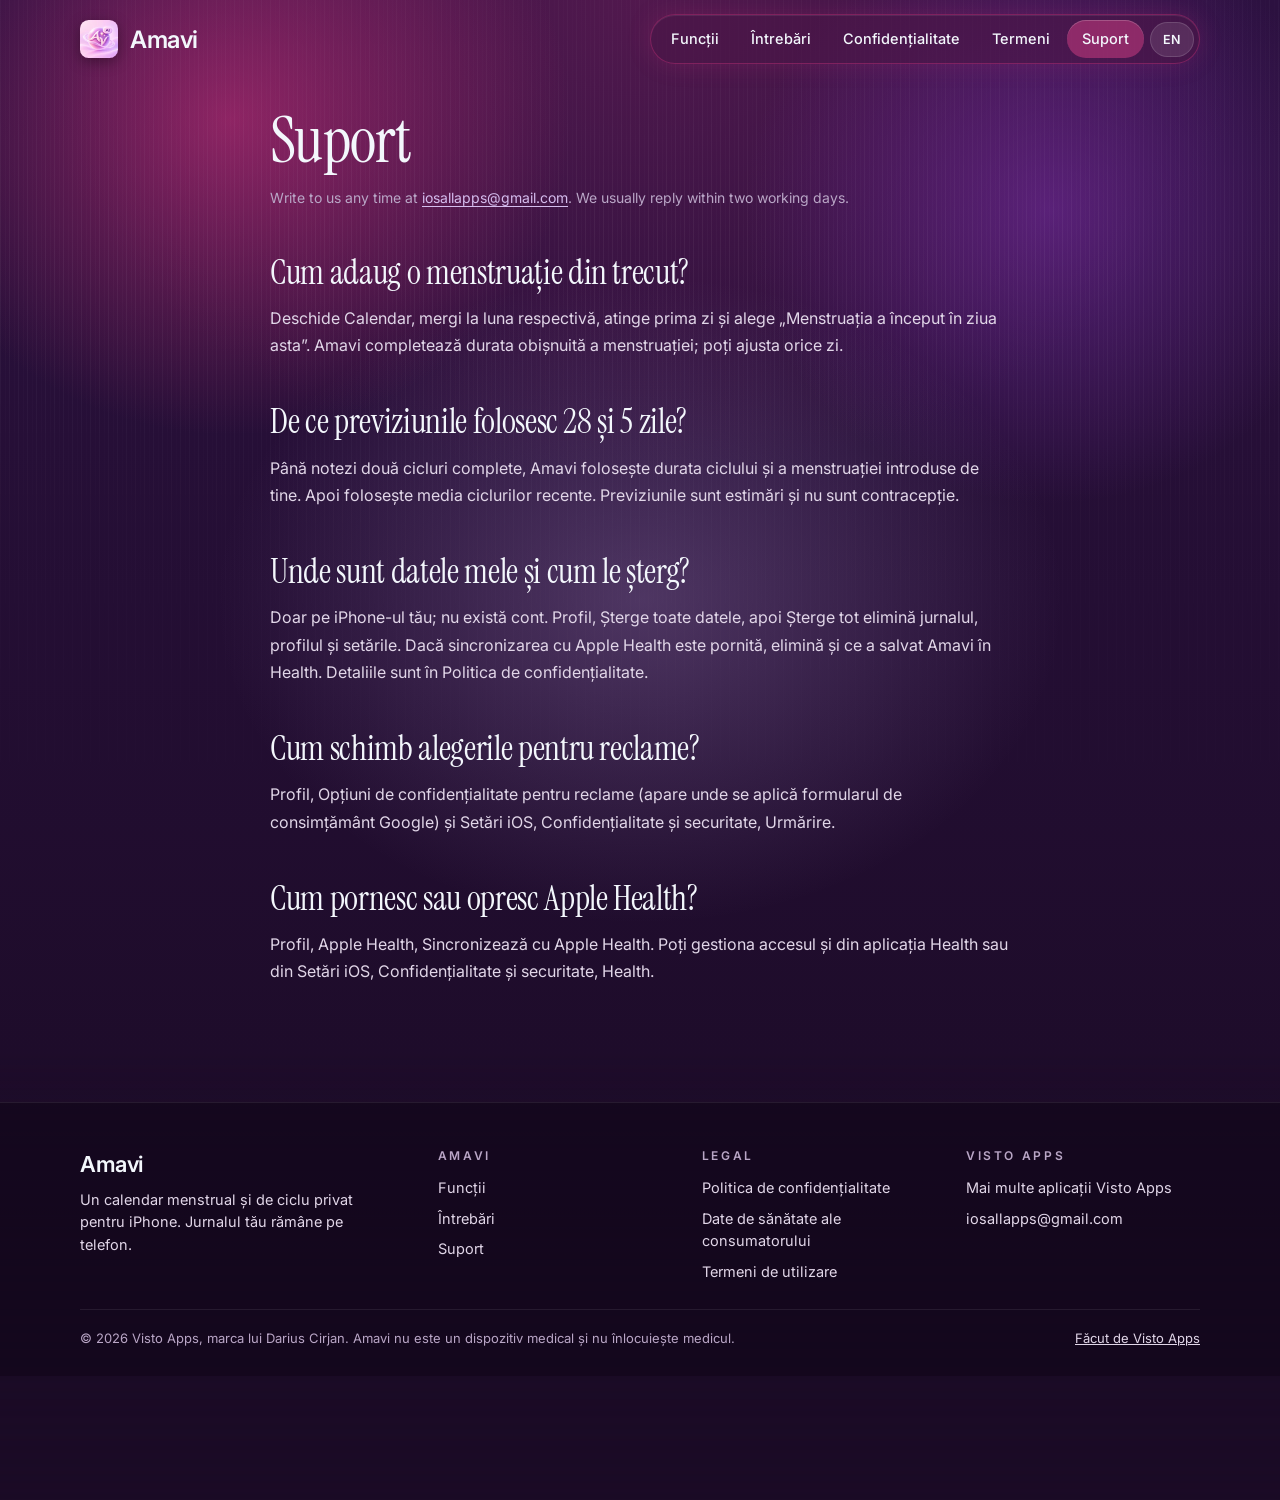
<file: ro/support.html>
<!DOCTYPE html>
<html lang="ro" data-lang-fixed="ro">
<head>
    <meta charset="UTF-8">
    <meta name="viewport" content="width=device-width, initial-scale=1.0">
    <title data-en="Support | Amavi" data-ro="Suport | Amavi">Suport | Amavi</title>
    <meta name="description" content="Ajutor pentru Amavi: cum adaugi o menstruație din trecut, cum funcționează previziunile, unde sunt datele, cum le ștergi și cum schimbi alegerile pentru reclame." data-ro="Ajutor pentru Amavi: cum adaugi o menstruație din trecut, cum funcționează previziunile, unde sunt datele, cum le ștergi și cum schimbi alegerile pentru reclame.">
    <meta name="author" content="Visto Apps">
    <meta name="robots" content="index, follow">
    <link rel="canonical" href="https://amaviapp.com/ro/support.html">
    <link rel="alternate" hreflang="en" href="https://amaviapp.com/support.html">
    <link rel="alternate" hreflang="ro" href="https://amaviapp.com/ro/support.html">
    <link rel="alternate" hreflang="x-default" href="https://amaviapp.com/support.html">
    <meta property="og:title" content="Suport Amavi" data-ro="Suport Amavi">
    <meta property="og:description" content="Răspunsuri la întrebări frecvente despre Amavi." data-ro="Răspunsuri la întrebări frecvente despre Amavi.">
    <meta property="og:type" content="website">
    <meta property="og:url" content="https://amaviapp.com/ro/support.html">
    <meta property="og:site_name" content="Amavi">
    <meta property="og:image" content="https://amaviapp.com/og-image.jpg">
    <meta property="og:image:width" content="1200">
    <meta property="og:image:height" content="630">
    <meta property="og:locale" content="ro_RO">
    <meta property="og:locale:alternate" content="en_GB">
    <meta name="twitter:card" content="summary_large_image">
    <meta name="twitter:title" content="Suport Amavi" data-ro="Suport Amavi">
    <meta name="twitter:description" content="Răspunsuri la întrebări frecvente despre Amavi." data-ro="Răspunsuri la întrebări frecvente despre Amavi.">
    <meta name="twitter:image" content="https://amaviapp.com/og-image.jpg">
    <link rel="icon" type="image/png" sizes="32x32" href="../favicon-32.png">
    <link rel="icon" type="image/x-icon" href="../favicon.ico">
    <link rel="apple-touch-icon" href="../apple-touch-icon.png">
    <meta name="theme-color" content="#501950" data-scrolled="#1b0b26">
    <meta name="apple-mobile-web-app-title" content="Amavi">
    <link rel="preload" href="../assets/fonts/instrument-serif.woff2" as="font" type="font/woff2" crossorigin>
    <link rel="preload" href="../assets/fonts/inter.woff2" as="font" type="font/woff2" crossorigin>

    <link rel="stylesheet" href="../styles.css?v=20261116s">
    <script type="application/ld+json">{"@context": "https://schema.org", "@type": "BreadcrumbList", "itemListElement": [{"@type": "ListItem", "position": 1, "name": "Amavi", "item": "https://amaviapp.com/"}, {"@type": "ListItem", "position": 2, "name": "Support", "item": "https://amaviapp.com/support.html"}]}</script>
    <script src="../animations.js?v=20261116s" defer></script>
</head>
<body>
    <a href="#main" class="skip-link" data-en="Skip to main content" data-ro="Sari la conținutul principal">Sari la conținutul principal</a>
    <div class="animated-bg" aria-hidden="true"></div>
    <header>
        <div class="container">
            <a href=".././" class="logo"><img src="../img/icon.webp" alt="" width="38" height="38">Amavi</a>
            <button class="mobile-menu-btn" aria-label="Toggle menu" aria-expanded="false">
                <svg width="24" height="24" viewBox="0 0 24 24" fill="none" stroke="currentColor" stroke-width="2" stroke-linecap="round" stroke-linejoin="round" aria-hidden="true"><line x1="3" y1="6" x2="21" y2="6"></line><line x1="3" y1="12" x2="21" y2="12"></line><line x1="3" y1="18" x2="21" y2="18"></line></svg>
            </button>
            <nav aria-label="Main">
            <ul class="nav-links">
                <li><a href="index.html#features" data-en="Features" data-ro="Funcții">Funcții</a></li>
                <li><a href="index.html#faq" data-en="FAQ" data-ro="Întrebări">Întrebări</a></li>
                <li><a href="privacy.html" data-en="Privacy" data-ro="Confidențialitate">Confidențialitate</a></li>
                <li><a href="terms.html" data-en="Terms" data-ro="Termeni">Termeni</a></li>
                <li><a href="support.html" aria-current="page" data-en="Support" data-ro="Suport">Suport</a></li>
                <li><button id="lang-toggle" class="lang-btn" aria-label="Switch language">RO</button></li>
            </ul>
            </nav>
        </div>
    </header>
    <main id="main">
        <div class="legal-page">
            <h1 data-en="Support" data-ro="Suport">Suport</h1>
            <p class="last-updated" data-en="Write to us any time at iosallapps@gmail.com. We usually reply within two working days." data-ro="Scrie-ne oricând la iosallapps@gmail.com. De obicei răspundem în două zile lucrătoare.">Write to us any time at <a href="mailto:iosallapps@gmail.com">iosallapps@gmail.com</a>. We usually reply within two working days.</p>
            <h2 data-en="How do I add a past period?" data-ro="Cum adaug o menstruație din trecut?">Cum adaug o menstruație din trecut?</h2>
            <p data-en="Open Calendar, go back to the month, tap the first day of that period and choose &quot;My period started this day&quot;. Amavi fills in your usual period length; you can adjust any day." data-ro="Deschide Calendar, mergi la luna respectivă, atinge prima zi și alege „Menstruația a început în ziua asta”. Amavi completează durata obișnuită a menstruației; poți ajusta orice zi.">Deschide Calendar, mergi la luna respectivă, atinge prima zi și alege „Menstruația a început în ziua asta”. Amavi completează durata obișnuită a menstruației; poți ajusta orice zi.</p>
            <h2 data-en="Why do my predictions use 28 and 5 days?" data-ro="De ce previziunile folosesc 28 și 5 zile?">De ce previziunile folosesc 28 și 5 zile?</h2>
            <p data-en="Until you log two full cycles, Amavi uses the cycle and period length you entered. After that it uses the average of your recent cycles. Predictions are estimates and are not contraception." data-ro="Până notezi două cicluri complete, Amavi folosește durata ciclului și a menstruației introduse de tine. Apoi folosește media ciclurilor recente. Previziunile sunt estimări și nu sunt contracepție.">Până notezi două cicluri complete, Amavi folosește durata ciclului și a menstruației introduse de tine. Apoi folosește media ciclurilor recente. Previziunile sunt estimări și nu sunt contracepție.</p>
            <h2 data-en="Where is my data, and how do I delete it?" data-ro="Unde sunt datele mele și cum le șterg?">Unde sunt datele mele și cum le șterg?</h2>
            <p data-en="Only on your iPhone; there is no account. Profile, Delete all data, then Delete everything removes your logs, profile and settings. If Apple Health sync is on, it also removes what Amavi saved to Health. Details are in the Privacy Policy." data-ro="Doar pe iPhone-ul tău; nu există cont. Profil, Șterge toate datele, apoi Șterge tot elimină jurnalul, profilul și setările. Dacă sincronizarea cu Apple Health este pornită, elimină și ce a salvat Amavi în Health. Detaliile sunt în Politica de confidențialitate.">Doar pe iPhone-ul tău; nu există cont. Profil, Șterge toate datele, apoi Șterge tot elimină jurnalul, profilul și setările. Dacă sincronizarea cu Apple Health este pornită, elimină și ce a salvat Amavi în Health. Detaliile sunt în Politica de confidențialitate.</p>
            <h2 data-en="How do I change my ad choices?" data-ro="Cum schimb alegerile pentru reclame?">Cum schimb alegerile pentru reclame?</h2>
            <p data-en="Profile, Ad privacy choices (shown where Google&#x27;s consent form applies), and iOS Settings, Privacy &amp; Security, Tracking." data-ro="Profil, Opțiuni de confidențialitate pentru reclame (apare unde se aplică formularul de consimțământ Google) și Setări iOS, Confidențialitate și securitate, Urmărire.">Profil, Opțiuni de confidențialitate pentru reclame (apare unde se aplică formularul de consimțământ Google) și Setări iOS, Confidențialitate și securitate, Urmărire.</p>
            <h2 data-en="How do I turn Apple Health on or off?" data-ro="Cum pornesc sau opresc Apple Health?">Cum pornesc sau opresc Apple Health?</h2>
            <p data-en="Profile, Apple Health, Sync with Apple Health. You can also manage access in the Health app or in iOS Settings, Privacy &amp; Security, Health." data-ro="Profil, Apple Health, Sincronizează cu Apple Health. Poți gestiona accesul și din aplicația Health sau din Setări iOS, Confidențialitate și securitate, Health.">Profil, Apple Health, Sincronizează cu Apple Health. Poți gestiona accesul și din aplicația Health sau din Setări iOS, Confidențialitate și securitate, Health.</p>
        </div>
    </main>
    <footer>
        <div class="container">
            <div class="footer-content">
                <div class="footer-section">
                    <h3>Amavi</h3>
                    <p data-en="A private period and cycle tracker for iPhone. Your logs stay on your phone." data-ro="Un calendar menstrual și de ciclu privat pentru iPhone. Jurnalul tău rămâne pe telefon.">Un calendar menstrual și de ciclu privat pentru iPhone. Jurnalul tău rămâne pe telefon.</p>
                </div>
                <div class="footer-section">
                    <h4 data-en="Amavi" data-ro="Amavi">Amavi</h4>
                    <ul>
                        <li><a href="index.html#features" data-en="Features" data-ro="Funcții">Funcții</a></li>
                        <li><a href="index.html#faq" data-en="FAQ" data-ro="Întrebări">Întrebări</a></li>
                        <li><a href="support.html" data-en="Support" data-ro="Suport">Suport</a></li>
                    </ul>
                </div>
                <div class="footer-section">
                    <h4 data-en="Legal" data-ro="Legal">Legal</h4>
                    <ul>
                        <li><a href="privacy.html" data-en="Privacy Policy" data-ro="Politica de confidențialitate">Politica de confidențialitate</a></li>
                        <li><a href="privacy.html#consumer-health-data" data-en="Consumer health data" data-ro="Date de sănătate ale consumatorului">Date de sănătate ale consumatorului</a></li>
                        <li><a href="terms.html" data-en="Terms of Use" data-ro="Termeni de utilizare">Termeni de utilizare</a></li>
                    </ul>
                </div>
                <div class="footer-section">
                    <h4>Visto Apps</h4>
                    <ul>
                        <li><a href="https://vistoapps.com/apps.html" data-en="More apps by Visto Apps" data-ro="Mai multe aplicații Visto Apps">Mai multe aplicații Visto Apps</a></li>
                        <li><a href="mailto:iosallapps@gmail.com">iosallapps@gmail.com</a></li>
                    </ul>
                </div>
            </div>
            <div class="footer-bottom">
                <span data-en="© 2026 Visto Apps, the brand of Darius Cirjan. Amavi is not a medical device and does not replace a doctor." data-ro="© 2026 Visto Apps, marca lui Darius Cirjan. Amavi nu este un dispozitiv medical și nu înlocuiește medicul.">© 2026 Visto Apps, marca lui Darius Cirjan. Amavi nu este un dispozitiv medical și nu înlocuiește medicul.</span>
                <a href="https://vistoapps.com" rel="noopener" data-en="Made by Visto Apps" data-ro="Făcut de Visto Apps">Făcut de Visto Apps</a>
            </div>
        </div>
    </footer>
</body>
</html>
</file>
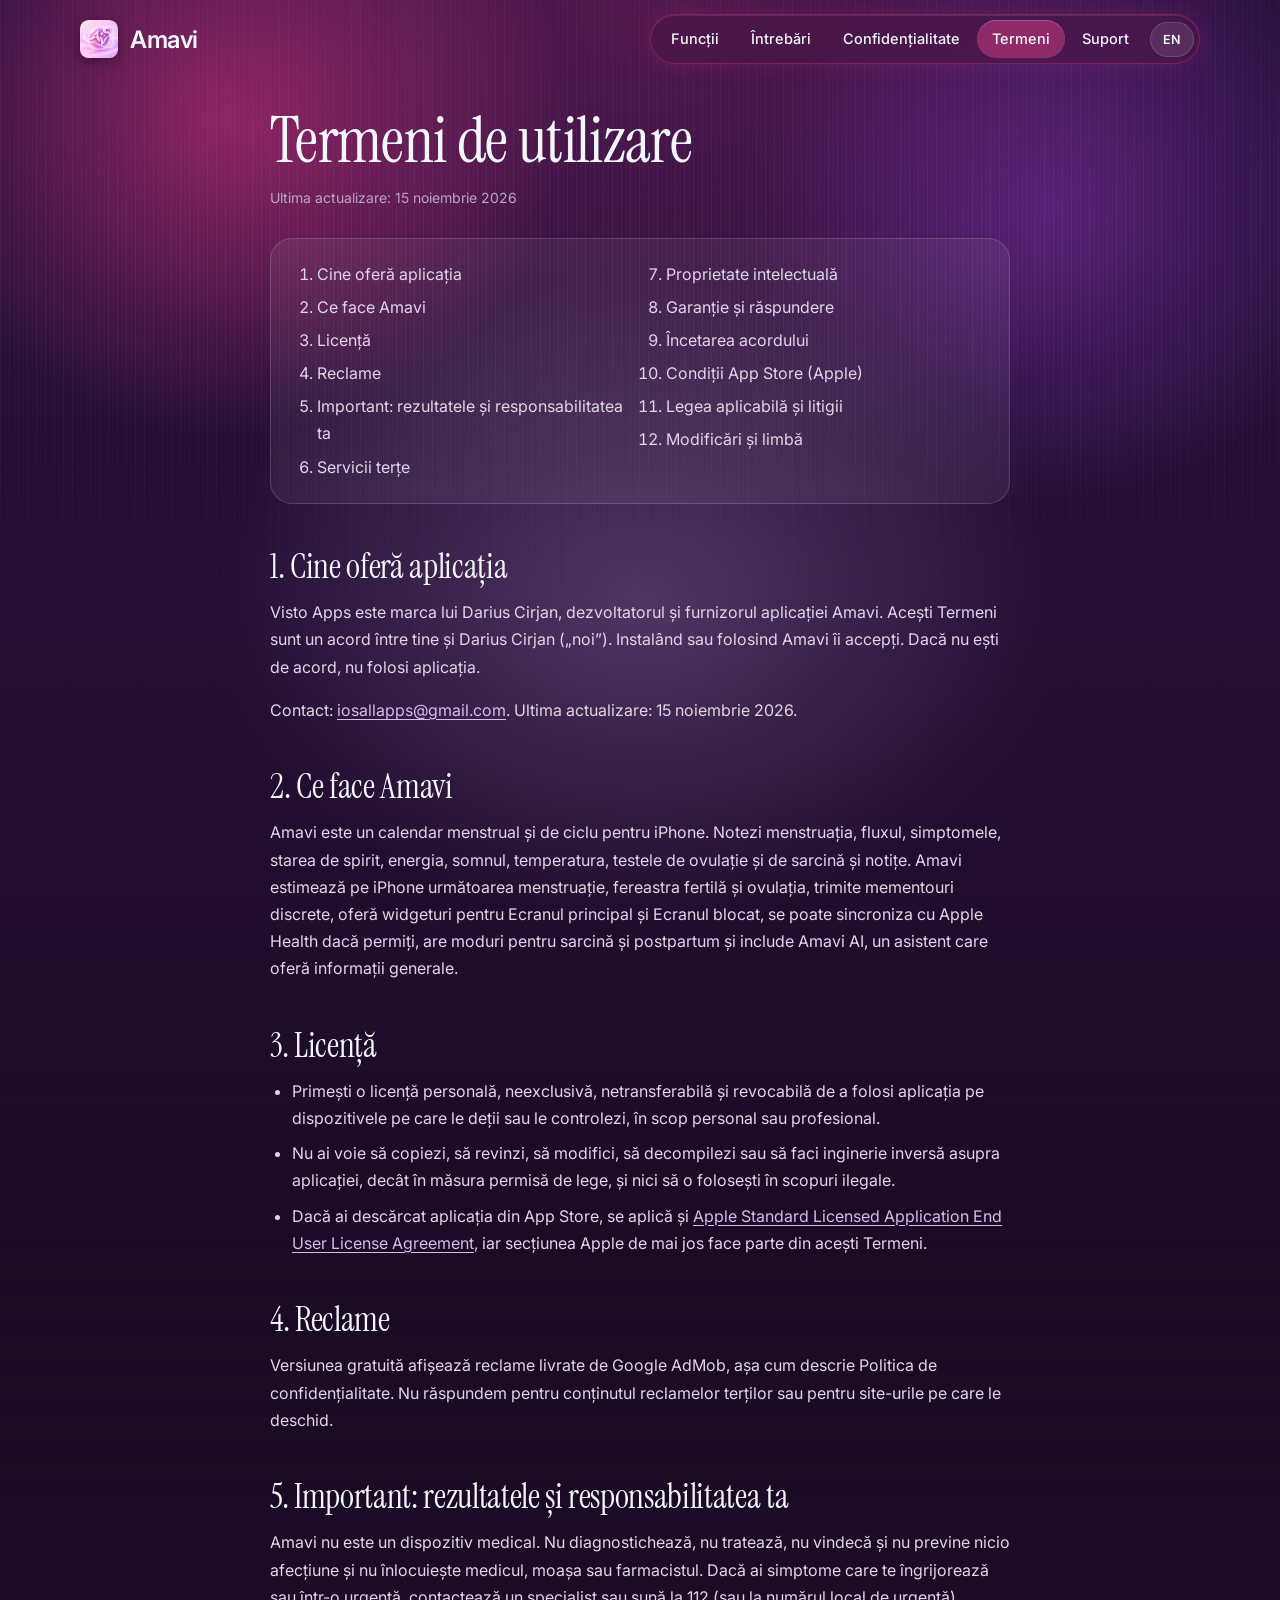
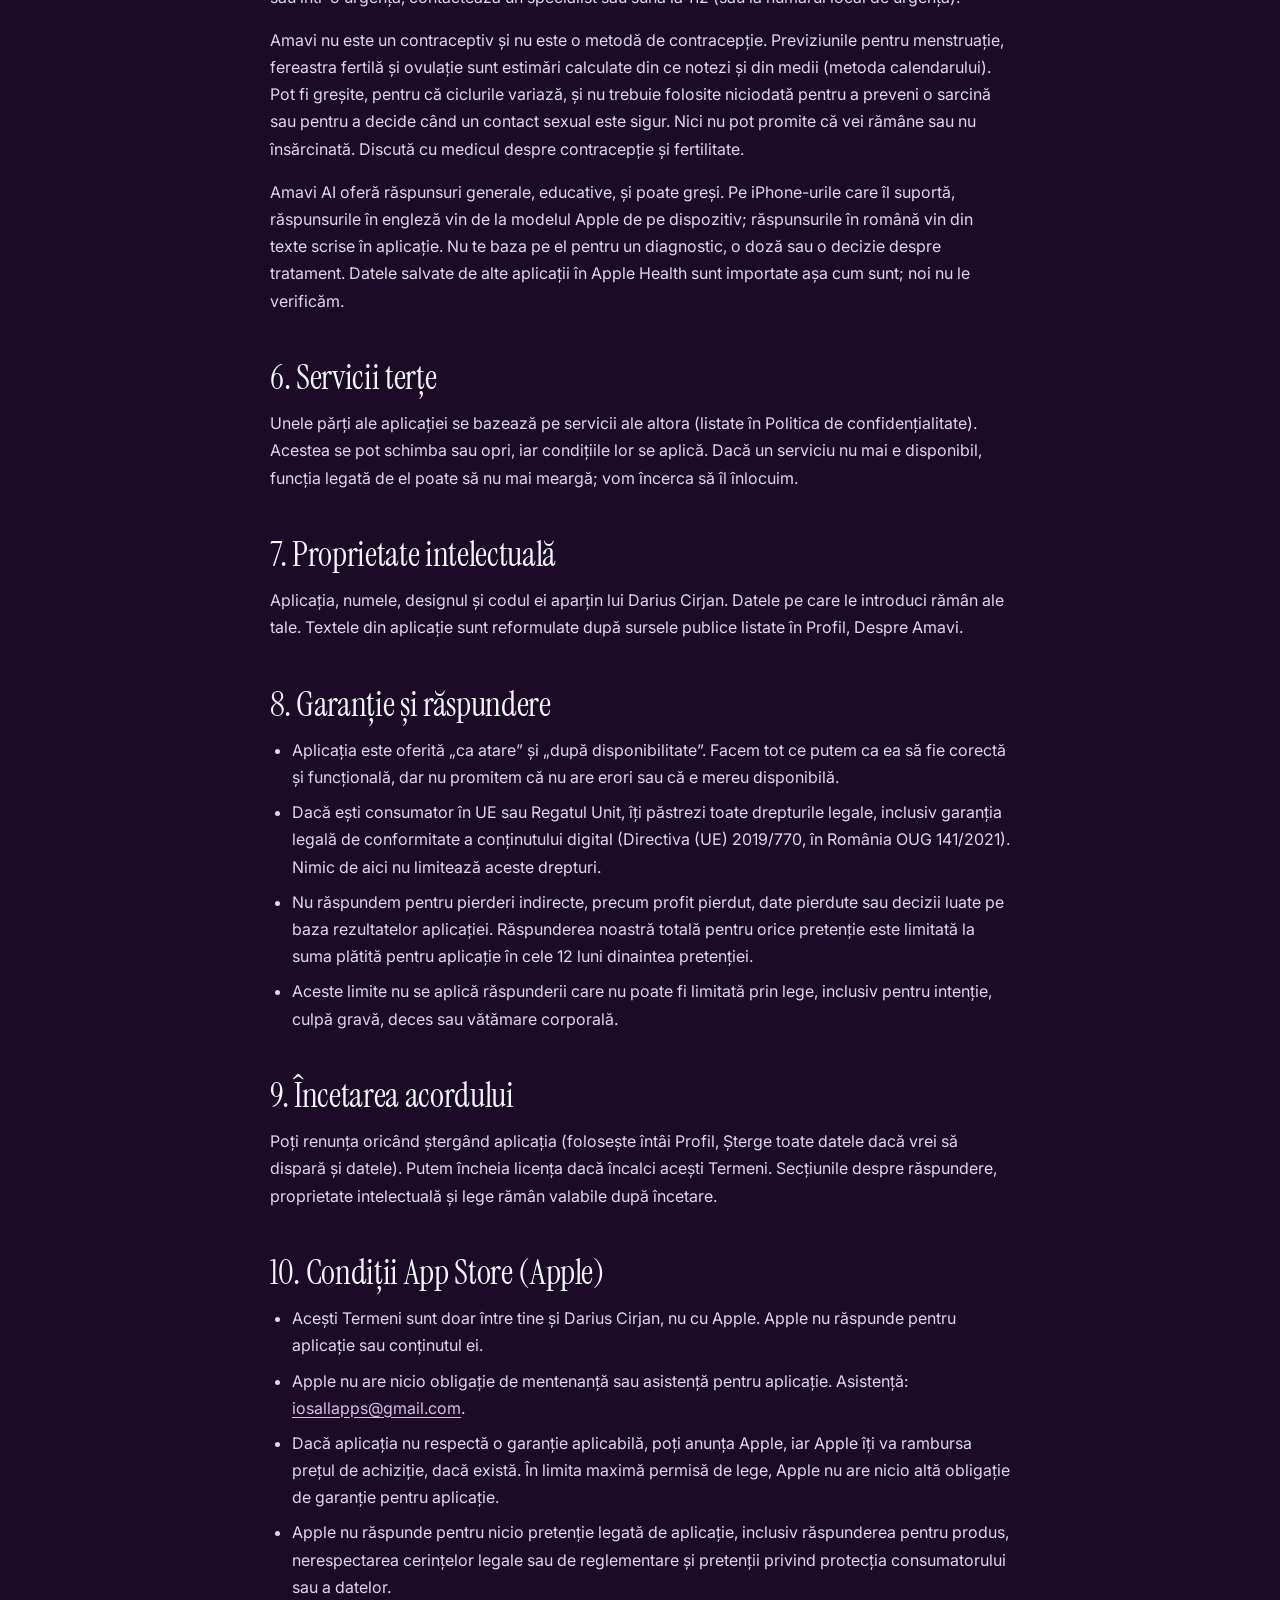
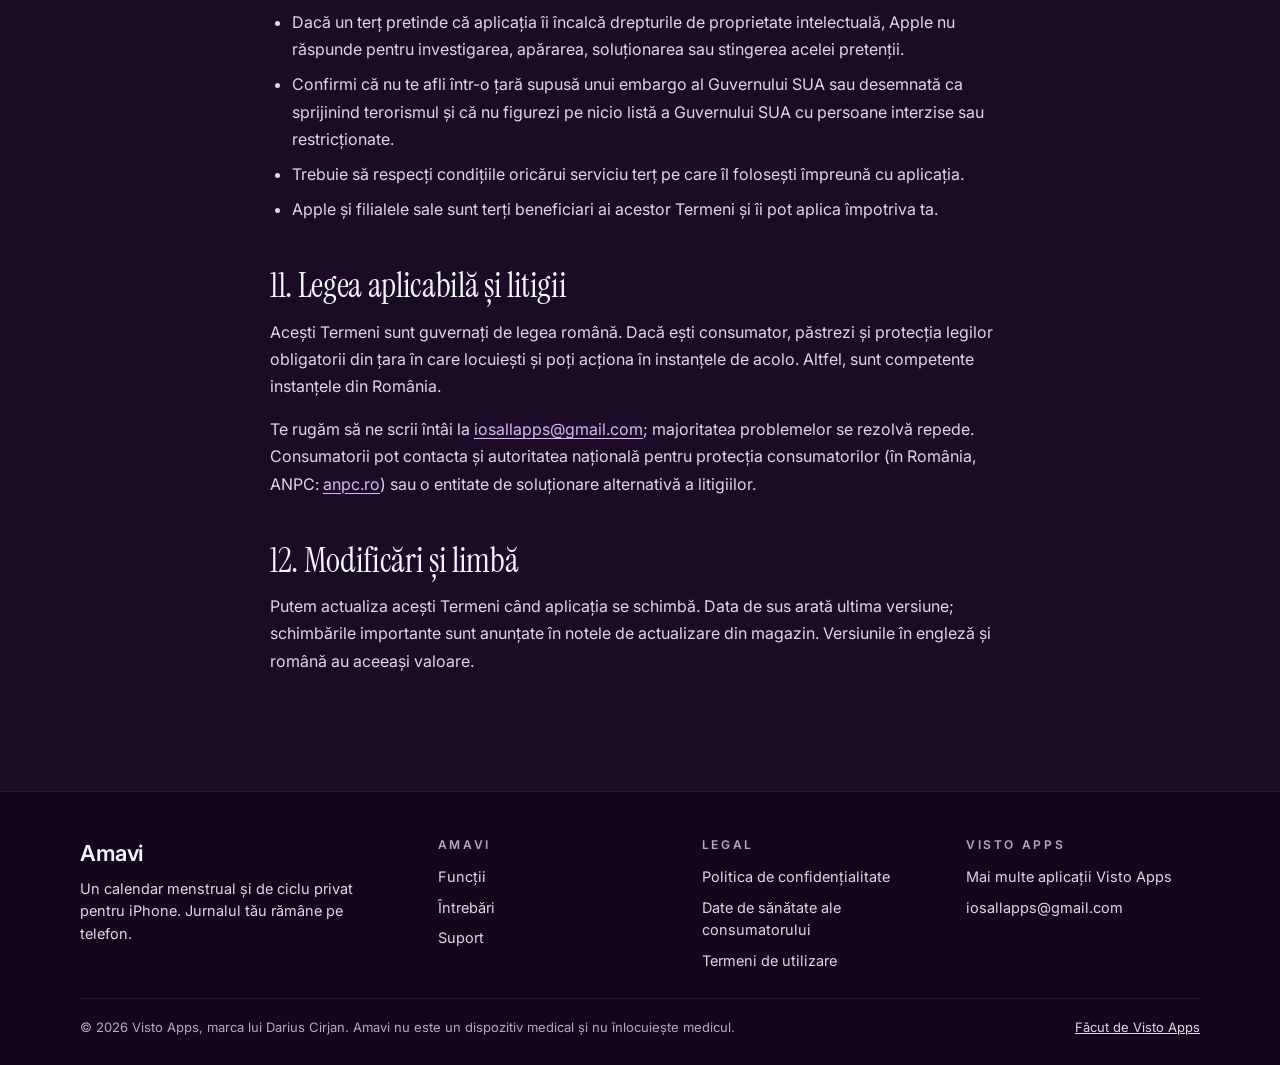
<file: ro/terms.html>
<!DOCTYPE html>
<html lang="ro" data-lang-fixed="ro">
<head>
    <meta charset="UTF-8">
    <meta name="viewport" content="width=device-width, initial-scale=1.0">
    <title data-en="Terms of Use | Amavi" data-ro="Termeni de utilizare | Amavi">Termeni de utilizare | Amavi</title>
    <meta name="description" content="Termenii de utilizare Amavi: ce face aplicația, faptul că nu este dispozitiv medical sau contracepție, reclame, răspundere și drepturile tale de consumator." data-ro="Termenii de utilizare Amavi: ce face aplicația, faptul că nu este dispozitiv medical sau contracepție, reclame, răspundere și drepturile tale de consumator.">
    <meta name="author" content="Visto Apps">
    <meta name="robots" content="index, follow">
    <link rel="canonical" href="https://amaviapp.com/ro/terms.html">
    <link rel="alternate" hreflang="en" href="https://amaviapp.com/terms.html">
    <link rel="alternate" hreflang="ro" href="https://amaviapp.com/ro/terms.html">
    <link rel="alternate" hreflang="x-default" href="https://amaviapp.com/terms.html">
    <meta property="og:title" content="Termeni de utilizare Amavi" data-ro="Termeni de utilizare Amavi">
    <meta property="og:description" content="Termenii de utilizare Amavi: ce face aplicația, faptul că nu este dispozitiv medical sau contracepție, reclame, răspundere și drepturile tale de consumator." data-ro="Termenii de utilizare Amavi: ce face aplicația, faptul că nu este dispozitiv medical sau contracepție, reclame, răspundere și drepturile tale de consumator.">
    <meta property="og:type" content="website">
    <meta property="og:url" content="https://amaviapp.com/ro/terms.html">
    <meta property="og:site_name" content="Amavi">
    <meta property="og:image" content="https://amaviapp.com/og-image.jpg">
    <meta property="og:image:width" content="1200">
    <meta property="og:image:height" content="630">
    <meta property="og:locale" content="ro_RO">
    <meta property="og:locale:alternate" content="en_GB">
    <meta name="twitter:card" content="summary_large_image">
    <meta name="twitter:title" content="Termeni de utilizare Amavi" data-ro="Termeni de utilizare Amavi">
    <meta name="twitter:description" content="Termenii de utilizare Amavi: ce face aplicația, faptul că nu este dispozitiv medical sau contracepție, reclame, răspundere și drepturile tale de consumator." data-ro="Termenii de utilizare Amavi: ce face aplicația, faptul că nu este dispozitiv medical sau contracepție, reclame, răspundere și drepturile tale de consumator.">
    <meta name="twitter:image" content="https://amaviapp.com/og-image.jpg">
    <link rel="icon" type="image/png" sizes="32x32" href="../favicon-32.png">
    <link rel="icon" type="image/x-icon" href="../favicon.ico">
    <link rel="apple-touch-icon" href="../apple-touch-icon.png">
    <meta name="theme-color" content="#501950" data-scrolled="#1b0b26">
    <meta name="apple-mobile-web-app-title" content="Amavi">
    <link rel="preload" href="../assets/fonts/instrument-serif.woff2" as="font" type="font/woff2" crossorigin>
    <link rel="preload" href="../assets/fonts/inter.woff2" as="font" type="font/woff2" crossorigin>

    <link rel="stylesheet" href="../styles.css?v=20261116s">
    <script type="application/ld+json">{"@context": "https://schema.org", "@type": "BreadcrumbList", "itemListElement": [{"@type": "ListItem", "position": 1, "name": "Amavi", "item": "https://amaviapp.com/"}, {"@type": "ListItem", "position": 2, "name": "Terms of Use", "item": "https://amaviapp.com/terms.html"}]}</script>
    <script src="../animations.js?v=20261116s" defer></script>
</head>
<body>
    <a href="#main" class="skip-link" data-en="Skip to main content" data-ro="Sari la conținutul principal">Sari la conținutul principal</a>
    <div class="animated-bg" aria-hidden="true"></div>
    <header>
        <div class="container">
            <a href=".././" class="logo"><img src="../img/icon.webp" alt="" width="38" height="38">Amavi</a>
            <button class="mobile-menu-btn" aria-label="Toggle menu" aria-expanded="false">
                <svg width="24" height="24" viewBox="0 0 24 24" fill="none" stroke="currentColor" stroke-width="2" stroke-linecap="round" stroke-linejoin="round" aria-hidden="true"><line x1="3" y1="6" x2="21" y2="6"></line><line x1="3" y1="12" x2="21" y2="12"></line><line x1="3" y1="18" x2="21" y2="18"></line></svg>
            </button>
            <nav aria-label="Main">
            <ul class="nav-links">
                <li><a href="index.html#features" data-en="Features" data-ro="Funcții">Funcții</a></li>
                <li><a href="index.html#faq" data-en="FAQ" data-ro="Întrebări">Întrebări</a></li>
                <li><a href="privacy.html" data-en="Privacy" data-ro="Confidențialitate">Confidențialitate</a></li>
                <li><a href="terms.html" aria-current="page" data-en="Terms" data-ro="Termeni">Termeni</a></li>
                <li><a href="support.html" data-en="Support" data-ro="Suport">Suport</a></li>
                <li><button id="lang-toggle" class="lang-btn" aria-label="Switch language">RO</button></li>
            </ul>
            </nav>
        </div>
    </header>
    <main id="main">
        <div class="legal-page">
<!--legal:start-->
<h1 data-en="Terms of Use" data-ro="Termeni de utilizare">Termeni de utilizare</h1>
<p class="last-updated" data-en="Last updated: November 15, 2026" data-ro="Ultima actualizare: 15 noiembrie 2026">Ultima actualizare: 15 noiembrie 2026</p>
<nav class="legal-toc" aria-label="Contents"><ol>
<li><a href="#provider" data-en="Who provides the app" data-ro="Cine oferă aplicația">Cine oferă aplicația</a></li>
<li><a href="#service" data-en="What Amavi does" data-ro="Ce face Amavi">Ce face Amavi</a></li>
<li><a href="#license" data-en="License" data-ro="Licență">Licență</a></li>
<li><a href="#ads" data-en="Ads" data-ro="Reclame">Reclame</a></li>
<li><a href="#accuracy" data-en="Important: results and your responsibility" data-ro="Important: rezultatele și responsabilitatea ta">Important: rezultatele și responsabilitatea ta</a></li>
<li><a href="#third" data-en="Third-party services" data-ro="Servicii terțe">Servicii terțe</a></li>
<li><a href="#ip" data-en="Intellectual property" data-ro="Proprietate intelectuală">Proprietate intelectuală</a></li>
<li><a href="#warranty" data-en="Warranty and liability" data-ro="Garanție și răspundere">Garanție și răspundere</a></li>
<li><a href="#end" data-en="Ending the agreement" data-ro="Încetarea acordului">Încetarea acordului</a></li>
<li><a href="#apple" data-en="App Store (Apple) terms" data-ro="Condiții App Store (Apple)">Condiții App Store (Apple)</a></li>
<li><a href="#law" data-en="Law and disputes" data-ro="Legea aplicabilă și litigii">Legea aplicabilă și litigii</a></li>
<li><a href="#changes" data-en="Changes and language" data-ro="Modificări și limbă">Modificări și limbă</a></li>
</ol></nav>
<section id="provider" class="legal-section">
<h2 data-en="1. Who provides the app" data-ro="1. Cine oferă aplicația">1. Cine oferă aplicația</h2>
<div data-en="&lt;p&gt;Visto Apps is the brand of Darius Cirjan, the developer and provider of Amavi. These Terms are an agreement between you and Darius Cirjan (&quot;we&quot;). By installing or using Amavi you accept them. If you do not agree, do not use the app.&lt;/p&gt;&lt;p&gt;Contact: &lt;a href=&quot;mailto:iosallapps@gmail.com&quot;&gt;iosallapps@gmail.com&lt;/a&gt;. Last updated: November 15, 2026.&lt;/p&gt;" data-ro="&lt;p&gt;Visto Apps este marca lui Darius Cirjan, dezvoltatorul și furnizorul aplicației Amavi. Acești Termeni sunt un acord între tine și Darius Cirjan („noi”). Instalând sau folosind Amavi îi accepți. Dacă nu ești de acord, nu folosi aplicația.&lt;/p&gt;&lt;p&gt;Contact: &lt;a href=&quot;mailto:iosallapps@gmail.com&quot;&gt;iosallapps@gmail.com&lt;/a&gt;. Ultima actualizare: 15 noiembrie 2026.&lt;/p&gt;"><p>Visto Apps este marca lui Darius Cirjan, dezvoltatorul și furnizorul aplicației Amavi. Acești Termeni sunt un acord între tine și Darius Cirjan („noi”). Instalând sau folosind Amavi îi accepți. Dacă nu ești de acord, nu folosi aplicația.</p><p>Contact: <a href="mailto:iosallapps@gmail.com">iosallapps@gmail.com</a>. Ultima actualizare: 15 noiembrie 2026.</p></div>
</section>
<section id="service" class="legal-section">
<h2 data-en="2. What Amavi does" data-ro="2. Ce face Amavi">2. Ce face Amavi</h2>
<div data-en="&lt;p&gt;Amavi is a period and cycle tracker for iPhone. You log periods, flow, symptoms, mood, energy, sleep, temperature, ovulation and pregnancy tests and notes. Amavi estimates your next period, fertile window and ovulation on your iPhone, sends discreet reminders, offers Home and Lock Screen widgets, can sync with Apple Health if you allow it, has pregnancy and postpartum modes, and includes Amavi AI, an assistant that gives general information.&lt;/p&gt;" data-ro="&lt;p&gt;Amavi este un calendar menstrual și de ciclu pentru iPhone. Notezi menstruația, fluxul, simptomele, starea de spirit, energia, somnul, temperatura, testele de ovulație și de sarcină și notițe. Amavi estimează pe iPhone următoarea menstruație, fereastra fertilă și ovulația, trimite mementouri discrete, oferă widgeturi pentru Ecranul principal și Ecranul blocat, se poate sincroniza cu Apple Health dacă permiți, are moduri pentru sarcină și postpartum și include Amavi AI, un asistent care oferă informații generale.&lt;/p&gt;"><p>Amavi este un calendar menstrual și de ciclu pentru iPhone. Notezi menstruația, fluxul, simptomele, starea de spirit, energia, somnul, temperatura, testele de ovulație și de sarcină și notițe. Amavi estimează pe iPhone următoarea menstruație, fereastra fertilă și ovulația, trimite mementouri discrete, oferă widgeturi pentru Ecranul principal și Ecranul blocat, se poate sincroniza cu Apple Health dacă permiți, are moduri pentru sarcină și postpartum și include Amavi AI, un asistent care oferă informații generale.</p></div>
</section>
<section id="license" class="legal-section">
<h2 data-en="3. License" data-ro="3. Licență">3. Licență</h2>
<div data-en="&lt;ul&gt;&lt;li&gt;You get a personal, non-exclusive, non-transferable, revocable license to use the app on devices you own or control, for personal or professional use.&lt;/li&gt;&lt;li&gt;You may not copy, resell, modify, reverse engineer or decompile the app, except where the law allows it, or use it for anything unlawful.&lt;/li&gt;&lt;li&gt;If you downloaded the app from the App Store, the &lt;a href=&quot;https://www.apple.com/legal/internet-services/itunes/dev/stdeula/&quot; rel=&quot;noopener&quot;&gt;Apple Standard Licensed Application End User License Agreement&lt;/a&gt; also applies and the Apple section below forms part of these Terms.&lt;/li&gt;&lt;/ul&gt;" data-ro="&lt;ul&gt;&lt;li&gt;Primești o licență personală, neexclusivă, netransferabilă și revocabilă de a folosi aplicația pe dispozitivele pe care le deții sau le controlezi, în scop personal sau profesional.&lt;/li&gt;&lt;li&gt;Nu ai voie să copiezi, să revinzi, să modifici, să decompilezi sau să faci inginerie inversă asupra aplicației, decât în măsura permisă de lege, și nici să o folosești în scopuri ilegale.&lt;/li&gt;&lt;li&gt;Dacă ai descărcat aplicația din App Store, se aplică și &lt;a href=&quot;https://www.apple.com/legal/internet-services/itunes/dev/stdeula/&quot; rel=&quot;noopener&quot;&gt;Apple Standard Licensed Application End User License Agreement&lt;/a&gt;, iar secțiunea Apple de mai jos face parte din acești Termeni.&lt;/li&gt;&lt;/ul&gt;"><ul><li>Primești o licență personală, neexclusivă, netransferabilă și revocabilă de a folosi aplicația pe dispozitivele pe care le deții sau le controlezi, în scop personal sau profesional.</li><li>Nu ai voie să copiezi, să revinzi, să modifici, să decompilezi sau să faci inginerie inversă asupra aplicației, decât în măsura permisă de lege, și nici să o folosești în scopuri ilegale.</li><li>Dacă ai descărcat aplicația din App Store, se aplică și <a href="https://www.apple.com/legal/internet-services/itunes/dev/stdeula/" rel="noopener">Apple Standard Licensed Application End User License Agreement</a>, iar secțiunea Apple de mai jos face parte din acești Termeni.</li></ul></div>
</section>
<section id="ads" class="legal-section">
<h2 data-en="4. Ads" data-ro="4. Reclame">4. Reclame</h2>
<div data-en="&lt;p&gt;The free version shows ads served by Google AdMob, as described in the Privacy Policy. We are not responsible for the content of third-party ads or for the sites they open.&lt;/p&gt;" data-ro="&lt;p&gt;Versiunea gratuită afișează reclame livrate de Google AdMob, așa cum descrie Politica de confidențialitate. Nu răspundem pentru conținutul reclamelor terților sau pentru site-urile pe care le deschid.&lt;/p&gt;"><p>Versiunea gratuită afișează reclame livrate de Google AdMob, așa cum descrie Politica de confidențialitate. Nu răspundem pentru conținutul reclamelor terților sau pentru site-urile pe care le deschid.</p></div>
</section>
<section id="accuracy" class="legal-section">
<h2 data-en="5. Important: results and your responsibility" data-ro="5. Important: rezultatele și responsabilitatea ta">5. Important: rezultatele și responsabilitatea ta</h2>
<div data-en="&lt;p&gt;Amavi is not a medical device. It does not diagnose, treat, cure or prevent any condition, and it does not replace a doctor, midwife or pharmacist. If you have symptoms that worry you, or in an emergency, contact a health professional or call 112 (or your local emergency number).&lt;/p&gt;&lt;p&gt;Amavi is not a contraceptive and is not a method of birth control. Predictions of your period, fertile window and ovulation are estimates calculated from what you log and from averages (a calendar method). They can be wrong, because cycles vary, and they must never be used to prevent pregnancy or to decide when sex is safe. They also cannot promise that you will or will not become pregnant. Talk to a doctor about contraception and fertility.&lt;/p&gt;&lt;p&gt;Amavi AI gives general, educational answers and can make mistakes. On iPhones that support it, English answers come from Apple&#x27;s on-device model; Romanian answers come from texts written into the app. Do not rely on it for a diagnosis, a dose or a decision about treatment. Data that other apps saved in Apple Health is imported as it is; we do not check it.&lt;/p&gt;" data-ro="&lt;p&gt;Amavi nu este un dispozitiv medical. Nu diagnostichează, nu tratează, nu vindecă și nu previne nicio afecțiune și nu înlocuiește medicul, moașa sau farmacistul. Dacă ai simptome care te îngrijorează sau într-o urgență, contactează un specialist sau sună la 112 (sau la numărul local de urgență).&lt;/p&gt;&lt;p&gt;Amavi nu este un contraceptiv și nu este o metodă de contracepție. Previziunile pentru menstruație, fereastra fertilă și ovulație sunt estimări calculate din ce notezi și din medii (metoda calendarului). Pot fi greșite, pentru că ciclurile variază, și nu trebuie folosite niciodată pentru a preveni o sarcină sau pentru a decide când un contact sexual este sigur. Nici nu pot promite că vei rămâne sau nu însărcinată. Discută cu medicul despre contracepție și fertilitate.&lt;/p&gt;&lt;p&gt;Amavi AI oferă răspunsuri generale, educative, și poate greși. Pe iPhone-urile care îl suportă, răspunsurile în engleză vin de la modelul Apple de pe dispozitiv; răspunsurile în română vin din texte scrise în aplicație. Nu te baza pe el pentru un diagnostic, o doză sau o decizie despre tratament. Datele salvate de alte aplicații în Apple Health sunt importate așa cum sunt; noi nu le verificăm.&lt;/p&gt;"><p>Amavi nu este un dispozitiv medical. Nu diagnostichează, nu tratează, nu vindecă și nu previne nicio afecțiune și nu înlocuiește medicul, moașa sau farmacistul. Dacă ai simptome care te îngrijorează sau într-o urgență, contactează un specialist sau sună la 112 (sau la numărul local de urgență).</p><p>Amavi nu este un contraceptiv și nu este o metodă de contracepție. Previziunile pentru menstruație, fereastra fertilă și ovulație sunt estimări calculate din ce notezi și din medii (metoda calendarului). Pot fi greșite, pentru că ciclurile variază, și nu trebuie folosite niciodată pentru a preveni o sarcină sau pentru a decide când un contact sexual este sigur. Nici nu pot promite că vei rămâne sau nu însărcinată. Discută cu medicul despre contracepție și fertilitate.</p><p>Amavi AI oferă răspunsuri generale, educative, și poate greși. Pe iPhone-urile care îl suportă, răspunsurile în engleză vin de la modelul Apple de pe dispozitiv; răspunsurile în română vin din texte scrise în aplicație. Nu te baza pe el pentru un diagnostic, o doză sau o decizie despre tratament. Datele salvate de alte aplicații în Apple Health sunt importate așa cum sunt; noi nu le verificăm.</p></div>
</section>
<section id="third" class="legal-section">
<h2 data-en="6. Third-party services" data-ro="6. Servicii terțe">6. Servicii terțe</h2>
<div data-en="&lt;p&gt;Parts of the app rely on services run by others (listed in the Privacy Policy). They can change or stop, and their own terms apply. If a service becomes unavailable, the related feature may stop working; we will try to replace it.&lt;/p&gt;" data-ro="&lt;p&gt;Unele părți ale aplicației se bazează pe servicii ale altora (listate în Politica de confidențialitate). Acestea se pot schimba sau opri, iar condițiile lor se aplică. Dacă un serviciu nu mai e disponibil, funcția legată de el poate să nu mai meargă; vom încerca să îl înlocuim.&lt;/p&gt;"><p>Unele părți ale aplicației se bazează pe servicii ale altora (listate în Politica de confidențialitate). Acestea se pot schimba sau opri, iar condițiile lor se aplică. Dacă un serviciu nu mai e disponibil, funcția legată de el poate să nu mai meargă; vom încerca să îl înlocuim.</p></div>
</section>
<section id="ip" class="legal-section">
<h2 data-en="7. Intellectual property" data-ro="7. Proprietate intelectuală">7. Proprietate intelectuală</h2>
<div data-en="&lt;p&gt;The app, its name, design and code belong to Darius Cirjan. Data you enter stays yours. Texts in the app are paraphrased from the public sources listed in Profile, About Amavi.&lt;/p&gt;" data-ro="&lt;p&gt;Aplicația, numele, designul și codul ei aparțin lui Darius Cirjan. Datele pe care le introduci rămân ale tale. Textele din aplicație sunt reformulate după sursele publice listate în Profil, Despre Amavi.&lt;/p&gt;"><p>Aplicația, numele, designul și codul ei aparțin lui Darius Cirjan. Datele pe care le introduci rămân ale tale. Textele din aplicație sunt reformulate după sursele publice listate în Profil, Despre Amavi.</p></div>
</section>
<section id="warranty" class="legal-section">
<h2 data-en="8. Warranty and liability" data-ro="8. Garanție și răspundere">8. Garanție și răspundere</h2>
<div data-en="&lt;ul&gt;&lt;li&gt;The app is provided as is and as available. We do our best to keep it accurate and working, but we do not promise that it is free of errors or always available.&lt;/li&gt;&lt;li&gt;If you are a consumer in the EU or the UK, you keep all statutory rights, including the legal guarantee that digital content conforms to the contract (Directive (EU) 2019/770, in Romania OUG 141/2021). Nothing here limits those rights.&lt;/li&gt;&lt;li&gt;We are not liable for indirect or consequential loss, such as lost profit, lost data or decisions made from the app&#x27;s results. Our total liability for any claim is limited to the amount you paid for the app in the 12 months before the claim.&lt;/li&gt;&lt;li&gt;None of these limits apply to liability that the law does not allow to be limited, including for intent, gross negligence, or death or personal injury.&lt;/li&gt;&lt;/ul&gt;" data-ro="&lt;ul&gt;&lt;li&gt;Aplicația este oferită „ca atare” și „după disponibilitate”. Facem tot ce putem ca ea să fie corectă și funcțională, dar nu promitem că nu are erori sau că e mereu disponibilă.&lt;/li&gt;&lt;li&gt;Dacă ești consumator în UE sau Regatul Unit, îți păstrezi toate drepturile legale, inclusiv garanția legală de conformitate a conținutului digital (Directiva (UE) 2019/770, în România OUG 141/2021). Nimic de aici nu limitează aceste drepturi.&lt;/li&gt;&lt;li&gt;Nu răspundem pentru pierderi indirecte, precum profit pierdut, date pierdute sau decizii luate pe baza rezultatelor aplicației. Răspunderea noastră totală pentru orice pretenție este limitată la suma plătită pentru aplicație în cele 12 luni dinaintea pretenției.&lt;/li&gt;&lt;li&gt;Aceste limite nu se aplică răspunderii care nu poate fi limitată prin lege, inclusiv pentru intenție, culpă gravă, deces sau vătămare corporală.&lt;/li&gt;&lt;/ul&gt;"><ul><li>Aplicația este oferită „ca atare” și „după disponibilitate”. Facem tot ce putem ca ea să fie corectă și funcțională, dar nu promitem că nu are erori sau că e mereu disponibilă.</li><li>Dacă ești consumator în UE sau Regatul Unit, îți păstrezi toate drepturile legale, inclusiv garanția legală de conformitate a conținutului digital (Directiva (UE) 2019/770, în România OUG 141/2021). Nimic de aici nu limitează aceste drepturi.</li><li>Nu răspundem pentru pierderi indirecte, precum profit pierdut, date pierdute sau decizii luate pe baza rezultatelor aplicației. Răspunderea noastră totală pentru orice pretenție este limitată la suma plătită pentru aplicație în cele 12 luni dinaintea pretenției.</li><li>Aceste limite nu se aplică răspunderii care nu poate fi limitată prin lege, inclusiv pentru intenție, culpă gravă, deces sau vătămare corporală.</li></ul></div>
</section>
<section id="end" class="legal-section">
<h2 data-en="9. Ending the agreement" data-ro="9. Încetarea acordului">9. Încetarea acordului</h2>
<div data-en="&lt;p&gt;You can stop at any time by deleting the app (first use Profile, Delete all data if you want your data gone as well). We may end your license if you break these Terms. Sections on liability, intellectual property and law survive the end.&lt;/p&gt;" data-ro="&lt;p&gt;Poți renunța oricând ștergând aplicația (folosește întâi Profil, Șterge toate datele dacă vrei să dispară și datele). Putem încheia licența dacă încalci acești Termeni. Secțiunile despre răspundere, proprietate intelectuală și lege rămân valabile după încetare.&lt;/p&gt;"><p>Poți renunța oricând ștergând aplicația (folosește întâi Profil, Șterge toate datele dacă vrei să dispară și datele). Putem încheia licența dacă încalci acești Termeni. Secțiunile despre răspundere, proprietate intelectuală și lege rămân valabile după încetare.</p></div>
</section>
<section id="apple" class="legal-section">
<h2 data-en="10. App Store (Apple) terms" data-ro="10. Condiții App Store (Apple)">10. Condiții App Store (Apple)</h2>
<div data-en="&lt;ul&gt;&lt;li&gt;These Terms are between you and Darius Cirjan only, not with Apple. Apple is not responsible for the app or its content.&lt;/li&gt;&lt;li&gt;Apple has no obligation to provide maintenance or support for the app. Support: &lt;a href=&quot;mailto:iosallapps@gmail.com&quot;&gt;iosallapps@gmail.com&lt;/a&gt;.&lt;/li&gt;&lt;li&gt;If the app fails to meet any applicable warranty, you may notify Apple and Apple will refund the purchase price, if any. To the maximum extent permitted by law, Apple has no other warranty obligation for the app.&lt;/li&gt;&lt;li&gt;Apple is not responsible for any claims relating to the app, including product liability, failure to meet legal or regulatory requirements, and consumer protection or privacy claims.&lt;/li&gt;&lt;li&gt;If a third party claims the app infringes their intellectual property, Apple is not responsible for the investigation, defense, settlement or discharge of that claim.&lt;/li&gt;&lt;li&gt;You confirm that you are not in a country subject to a U.S. Government embargo or designated as supporting terrorism, and that you are not on any U.S. Government list of prohibited or restricted parties.&lt;/li&gt;&lt;li&gt;You must follow the terms of any third-party service you use with the app.&lt;/li&gt;&lt;li&gt;Apple and its subsidiaries are third-party beneficiaries of these Terms and may enforce them against you.&lt;/li&gt;&lt;/ul&gt;" data-ro="&lt;ul&gt;&lt;li&gt;Acești Termeni sunt doar între tine și Darius Cirjan, nu cu Apple. Apple nu răspunde pentru aplicație sau conținutul ei.&lt;/li&gt;&lt;li&gt;Apple nu are nicio obligație de mentenanță sau asistență pentru aplicație. Asistență: &lt;a href=&quot;mailto:iosallapps@gmail.com&quot;&gt;iosallapps@gmail.com&lt;/a&gt;.&lt;/li&gt;&lt;li&gt;Dacă aplicația nu respectă o garanție aplicabilă, poți anunța Apple, iar Apple îți va rambursa prețul de achiziție, dacă există. În limita maximă permisă de lege, Apple nu are nicio altă obligație de garanție pentru aplicație.&lt;/li&gt;&lt;li&gt;Apple nu răspunde pentru nicio pretenție legată de aplicație, inclusiv răspunderea pentru produs, nerespectarea cerințelor legale sau de reglementare și pretenții privind protecția consumatorului sau a datelor.&lt;/li&gt;&lt;li&gt;Dacă un terț pretinde că aplicația îi încalcă drepturile de proprietate intelectuală, Apple nu răspunde pentru investigarea, apărarea, soluționarea sau stingerea acelei pretenții.&lt;/li&gt;&lt;li&gt;Confirmi că nu te afli într-o țară supusă unui embargo al Guvernului SUA sau desemnată ca sprijinind terorismul și că nu figurezi pe nicio listă a Guvernului SUA cu persoane interzise sau restricționate.&lt;/li&gt;&lt;li&gt;Trebuie să respecți condițiile oricărui serviciu terț pe care îl folosești împreună cu aplicația.&lt;/li&gt;&lt;li&gt;Apple și filialele sale sunt terți beneficiari ai acestor Termeni și îi pot aplica împotriva ta.&lt;/li&gt;&lt;/ul&gt;"><ul><li>Acești Termeni sunt doar între tine și Darius Cirjan, nu cu Apple. Apple nu răspunde pentru aplicație sau conținutul ei.</li><li>Apple nu are nicio obligație de mentenanță sau asistență pentru aplicație. Asistență: <a href="mailto:iosallapps@gmail.com">iosallapps@gmail.com</a>.</li><li>Dacă aplicația nu respectă o garanție aplicabilă, poți anunța Apple, iar Apple îți va rambursa prețul de achiziție, dacă există. În limita maximă permisă de lege, Apple nu are nicio altă obligație de garanție pentru aplicație.</li><li>Apple nu răspunde pentru nicio pretenție legată de aplicație, inclusiv răspunderea pentru produs, nerespectarea cerințelor legale sau de reglementare și pretenții privind protecția consumatorului sau a datelor.</li><li>Dacă un terț pretinde că aplicația îi încalcă drepturile de proprietate intelectuală, Apple nu răspunde pentru investigarea, apărarea, soluționarea sau stingerea acelei pretenții.</li><li>Confirmi că nu te afli într-o țară supusă unui embargo al Guvernului SUA sau desemnată ca sprijinind terorismul și că nu figurezi pe nicio listă a Guvernului SUA cu persoane interzise sau restricționate.</li><li>Trebuie să respecți condițiile oricărui serviciu terț pe care îl folosești împreună cu aplicația.</li><li>Apple și filialele sale sunt terți beneficiari ai acestor Termeni și îi pot aplica împotriva ta.</li></ul></div>
</section>
<section id="law" class="legal-section">
<h2 data-en="11. Law and disputes" data-ro="11. Legea aplicabilă și litigii">11. Legea aplicabilă și litigii</h2>
<div data-en="&lt;p&gt;These Terms are governed by Romanian law. If you are a consumer, you also keep the protection of the mandatory laws of the country where you live, and you can bring a claim in the courts of that country. Otherwise the courts of Romania have jurisdiction.&lt;/p&gt;&lt;p&gt;Please write to &lt;a href=&quot;mailto:iosallapps@gmail.com&quot;&gt;iosallapps@gmail.com&lt;/a&gt; first; most problems are solved quickly. Consumers can also contact their national consumer authority (in Romania, ANPC: &lt;a href=&quot;https://anpc.ro&quot; rel=&quot;noopener&quot;&gt;anpc.ro&lt;/a&gt;) or an alternative dispute resolution body.&lt;/p&gt;" data-ro="&lt;p&gt;Acești Termeni sunt guvernați de legea română. Dacă ești consumator, păstrezi și protecția legilor obligatorii din țara în care locuiești și poți acționa în instanțele de acolo. Altfel, sunt competente instanțele din România.&lt;/p&gt;&lt;p&gt;Te rugăm să ne scrii întâi la &lt;a href=&quot;mailto:iosallapps@gmail.com&quot;&gt;iosallapps@gmail.com&lt;/a&gt;; majoritatea problemelor se rezolvă repede. Consumatorii pot contacta și autoritatea națională pentru protecția consumatorilor (în România, ANPC: &lt;a href=&quot;https://anpc.ro&quot; rel=&quot;noopener&quot;&gt;anpc.ro&lt;/a&gt;) sau o entitate de soluționare alternativă a litigiilor.&lt;/p&gt;"><p>Acești Termeni sunt guvernați de legea română. Dacă ești consumator, păstrezi și protecția legilor obligatorii din țara în care locuiești și poți acționa în instanțele de acolo. Altfel, sunt competente instanțele din România.</p><p>Te rugăm să ne scrii întâi la <a href="mailto:iosallapps@gmail.com">iosallapps@gmail.com</a>; majoritatea problemelor se rezolvă repede. Consumatorii pot contacta și autoritatea națională pentru protecția consumatorilor (în România, ANPC: <a href="https://anpc.ro" rel="noopener">anpc.ro</a>) sau o entitate de soluționare alternativă a litigiilor.</p></div>
</section>
<section id="changes" class="legal-section">
<h2 data-en="12. Changes and language" data-ro="12. Modificări și limbă">12. Modificări și limbă</h2>
<div data-en="&lt;p&gt;We may update these Terms when the app changes. The date at the top shows the latest version; important changes are announced in the store update notes. The English and Romanian versions are equally valid.&lt;/p&gt;" data-ro="&lt;p&gt;Putem actualiza acești Termeni când aplicația se schimbă. Data de sus arată ultima versiune; schimbările importante sunt anunțate în notele de actualizare din magazin. Versiunile în engleză și română au aceeași valoare.&lt;/p&gt;"><p>Putem actualiza acești Termeni când aplicația se schimbă. Data de sus arată ultima versiune; schimbările importante sunt anunțate în notele de actualizare din magazin. Versiunile în engleză și română au aceeași valoare.</p></div>
</section>
<!--legal:end-->
        </div>
    </main>
    <footer>
        <div class="container">
            <div class="footer-content">
                <div class="footer-section">
                    <h3>Amavi</h3>
                    <p data-en="A private period and cycle tracker for iPhone. Your logs stay on your phone." data-ro="Un calendar menstrual și de ciclu privat pentru iPhone. Jurnalul tău rămâne pe telefon.">Un calendar menstrual și de ciclu privat pentru iPhone. Jurnalul tău rămâne pe telefon.</p>
                </div>
                <div class="footer-section">
                    <h4 data-en="Amavi" data-ro="Amavi">Amavi</h4>
                    <ul>
                        <li><a href="index.html#features" data-en="Features" data-ro="Funcții">Funcții</a></li>
                        <li><a href="index.html#faq" data-en="FAQ" data-ro="Întrebări">Întrebări</a></li>
                        <li><a href="support.html" data-en="Support" data-ro="Suport">Suport</a></li>
                    </ul>
                </div>
                <div class="footer-section">
                    <h4 data-en="Legal" data-ro="Legal">Legal</h4>
                    <ul>
                        <li><a href="privacy.html" data-en="Privacy Policy" data-ro="Politica de confidențialitate">Politica de confidențialitate</a></li>
                        <li><a href="privacy.html#consumer-health-data" data-en="Consumer health data" data-ro="Date de sănătate ale consumatorului">Date de sănătate ale consumatorului</a></li>
                        <li><a href="terms.html" data-en="Terms of Use" data-ro="Termeni de utilizare">Termeni de utilizare</a></li>
                    </ul>
                </div>
                <div class="footer-section">
                    <h4>Visto Apps</h4>
                    <ul>
                        <li><a href="https://vistoapps.com/apps.html" data-en="More apps by Visto Apps" data-ro="Mai multe aplicații Visto Apps">Mai multe aplicații Visto Apps</a></li>
                        <li><a href="mailto:iosallapps@gmail.com">iosallapps@gmail.com</a></li>
                    </ul>
                </div>
            </div>
            <div class="footer-bottom">
                <span data-en="© 2026 Visto Apps, the brand of Darius Cirjan. Amavi is not a medical device and does not replace a doctor." data-ro="© 2026 Visto Apps, marca lui Darius Cirjan. Amavi nu este un dispozitiv medical și nu înlocuiește medicul.">© 2026 Visto Apps, marca lui Darius Cirjan. Amavi nu este un dispozitiv medical și nu înlocuiește medicul.</span>
                <a href="https://vistoapps.com" rel="noopener" data-en="Made by Visto Apps" data-ro="Făcut de Visto Apps">Făcut de Visto Apps</a>
            </div>
        </div>
    </footer>
</body>
</html>
</file>
<file: styles.css>
/* Amavi. Visto Apps style: dark aurora in the app's colors, glass surfaces,
   Instrument Serif headlines, Inter text. Shared kit: ~/Developer/visto-apps. */

@font-face { font-family: "Instrument Serif"; src: url("assets/fonts/instrument-serif.woff2") format("woff2"); font-weight: 400; font-style: normal; font-display: swap; }
@font-face { font-family: "Instrument Serif"; src: url("assets/fonts/instrument-serif-italic.woff2") format("woff2"); font-weight: 400; font-style: italic; font-display: swap; }
@font-face { font-family: "Instrument Serif Fallback"; src: local("Times New Roman"), local("TimesNewRomanPSMT"), local("Times"), local("Liberation Serif"), local("Tinos"); font-style: normal; size-adjust: 83.4%; }
@font-face { font-family: "Instrument Serif Fallback"; src: local("Times New Roman Italic"), local("TimesNewRomanPS-ItalicMT"), local("Times-Italic"), local("Liberation Serif Italic"), local("Tinos Italic"); font-style: italic; size-adjust: 88.1%; }
@font-face { font-family: "Inter"; src: url("assets/fonts/inter.woff2") format("woff2"); font-weight: 100 900; font-style: normal; font-display: swap; }

:root {
  color-scheme: dark;
  /* app palette: the only block that changes between app sites */
  --c1: #d6337f;          /* primary, Amavi rose (AmaviPalette.tabSelected) */
  --c2: #c7a7e8;          /* secondary, lilac (fertileArc) */
  --c3: #7a2da6;          /* depth, plum (fertileInk) */
  --accent-a: #f7b8d4;    /* italic headline gradient */
  --accent-b: #e3c2f0;
  --on-c1: #3a0720;       /* text on the primary button */
  /* shared */
  --bg: #1b0b26;
  --bg-2: #2c1140;
  --text: #f3f7fc;
  --text-2: #e1d6e8;
  --text-3: #b9a6c6;
  --glass: rgba(255, 255, 255, 0.06);
  --glass-strong: rgba(255, 255, 255, 0.10);
  --glass-line: rgba(255, 255, 255, 0.14);
  --glass-line-2: rgba(255, 255, 255, 0.26);
  --divider: rgba(255, 255, 255, 0.14);
  --serif: "Instrument Serif", "Instrument Serif Fallback", Georgia, serif;
  --sans: "Inter", -apple-system, BlinkMacSystemFont, "Segoe UI", Roboto, sans-serif;
  --radius: 28px;
  --radius-sm: 20px;
  --max: 1120px;
  --gutter: 40px;
  --ease: cubic-bezier(.2, .7, .2, 1);
  /* legacy names still used inline by a few elements */
  --text-primary: var(--text);
  --text-secondary: var(--text-2);
  --border-light: var(--glass-line);
}

*, *::before, *::after { box-sizing: border-box; }
html { -webkit-text-size-adjust: 100%; text-size-adjust: 100%; overflow-x: clip; scroll-behavior: smooth; }
body {
  margin: 0; min-height: 100vh; position: relative;
  background: var(--bg); color: var(--text);
  font-family: var(--sans); font-size: 16px; line-height: 1.55;
  -webkit-font-smoothing: antialiased; overflow-x: clip;
}
img { display: block; max-width: 100%; height: auto; }
a { color: inherit; }
button { font: inherit; color: inherit; }
h1, h2, h3, h4, p, figure { margin: 0; }
:focus-visible { outline: 2px solid var(--c2); outline-offset: 3px; border-radius: 10px; }
summary:focus-visible { outline-offset: -2px; }
.skip-link { position: absolute; left: 16px; top: -60px; z-index: 100; padding: 10px 16px; border-radius: 12px; background: var(--c1); color: var(--on-c1); font-weight: 600; text-decoration: none; }
.skip-link:focus { top: 12px; }

/* ---------- aurora background ---------- */
.animated-bg {
  position: absolute; left: 0; right: 0; top: 0; height: 1500px; z-index: -1; pointer-events: none; overflow: hidden;
  background:
    radial-gradient(38% 30% at 18% 8%, color-mix(in srgb, var(--c1) 55%, transparent), transparent 70%),
    radial-gradient(34% 28% at 82% 14%, color-mix(in srgb, var(--c3) 55%, transparent), transparent 70%),
    radial-gradient(46% 30% at 50% 40%, color-mix(in srgb, var(--c2) 26%, transparent), transparent 72%),
    radial-gradient(60% 40% at 50% 0%, color-mix(in srgb, var(--c1) 22%, var(--bg-2)), transparent 80%),
    linear-gradient(180deg, var(--bg-2), var(--bg) 85%);
  -webkit-mask-image: linear-gradient(180deg, #000 70%, transparent);
          mask-image: linear-gradient(180deg, #000 70%, transparent);
}
.animated-bg::after {
  content: ""; position: absolute; inset: 0 0 auto; height: 900px;
  background: repeating-linear-gradient(90deg, rgba(255,255,255,.05) 0 1px, transparent 1px 5px, rgba(255,255,255,.025) 5px 6px, transparent 6px 9px);
  -webkit-mask-image: linear-gradient(180deg, rgba(0,0,0,.5), #000 30%, rgba(0,0,0,.3) 60%, transparent);
          mask-image: linear-gradient(180deg, rgba(0,0,0,.5), #000 30%, rgba(0,0,0,.3) 60%, transparent);
}

/* ---------- layout ---------- */
.container { width: 100%; max-width: calc(var(--max) + var(--gutter) * 2); margin: 0 auto; padding-left: var(--gutter); padding-right: var(--gutter); }
main { position: relative; display: block; }
section { position: relative; }

/* ---------- header ---------- */
header { position: sticky; top: 0; z-index: 50; padding: 14px 0; transition: background .3s var(--ease); }
header.is-scrolled, header:has(.nav-links.active) { background: rgba(27, 11, 38, .78); -webkit-backdrop-filter: blur(18px); backdrop-filter: blur(18px); }
header .container { display: flex; align-items: center; gap: 20px; }
.logo { display: inline-flex; align-items: center; gap: 12px; font-weight: 600; font-size: 24px; letter-spacing: -.02em; text-decoration: none; margin-right: auto; }
.logo img { width: 38px; height: 38px; border-radius: 22.5%; box-shadow: 0 4px 14px rgba(0,0,0,.35); }
header nav { display: block; }
.nav-links {
  display: flex; align-items: center; gap: 2px; margin: 0; padding: 5px; list-style: none; border-radius: 999px;
  background: color-mix(in srgb, var(--c1) 12%, rgba(44, 17, 58, .6)); border: 1px solid color-mix(in srgb, var(--c1) 38%, transparent);
  box-shadow: inset 0 1px 0 rgba(255,255,255,.08), 0 0 24px color-mix(in srgb, var(--c1) 18%, transparent);
}
.nav-links a { display: block; padding: 8px 15px; border-radius: 999px; font-size: 14.5px; font-weight: 500; text-decoration: none; white-space: nowrap; transition: background .2s; }
.nav-links a:hover { background: rgba(255,255,255,.08); }
.nav-links a[aria-current="page"] { background: color-mix(in srgb, var(--c1) 45%, rgba(255,255,255,.06)); box-shadow: inset 0 1px 0 rgba(255,255,255,.2); }
.lang-btn {
  margin-left: 4px; padding: 7px 12px; border-radius: 999px; cursor: pointer; font-size: 12.5px; font-weight: 600; letter-spacing: .06em;
  background: rgba(255,255,255,.1); border: 1px solid var(--glass-line); color: var(--text);
}
.lang-btn:hover { background: rgba(255,255,255,.16); }
.mobile-menu-btn { display: none; width: 46px; height: 46px; place-items: center; border-radius: 14px; cursor: pointer; background: rgba(255,255,255,.08); border: 1px solid var(--glass-line); color: var(--text); }

/* ---------- type ---------- */
h1, h2 { font-family: var(--serif); font-weight: 400; letter-spacing: -.01em; text-wrap: balance; }
h1 em, h2 em, .accent {
  font-style: italic; padding-right: .06em;
  background: linear-gradient(95deg, var(--accent-a), var(--accent-b) 60%, color-mix(in srgb, var(--accent-b) 60%, white));
  -webkit-background-clip: text; background-clip: text; color: transparent;
}
.section-label {
  display: block; margin-bottom: 14px; font-size: 12.5px; font-weight: 600; letter-spacing: .3em; text-transform: uppercase;
  color: color-mix(in srgb, var(--c2) 70%, white);
}
section > .container > h2 { font-size: clamp(34px, 4.2vw, 52px); line-height: 1.04; margin-bottom: 18px; }
/* ---------- buttons ---------- */
.cta-buttons { display: flex; flex-wrap: wrap; gap: 14px; }
.trust-line { margin-top: 18px; font-size: 14.5px; color: var(--text-3); }

/* ---------- hero ---------- */
.hero { padding: 40px 0 70px; }
.hero .container { display: grid; grid-template-columns: minmax(0, 1.25fr) minmax(0, .75fr); gap: 40px; align-items: center; }
.hero-pill {
  display: inline-block; margin-bottom: 22px; padding: 8px 16px; border-radius: 999px; font-size: 13.5px; font-weight: 500; letter-spacing: .02em;
  background: color-mix(in srgb, var(--c1) 16%, rgba(255,255,255,.04)); border: 1px solid color-mix(in srgb, var(--c1) 45%, transparent);
}
.hero-content h1 { font-size: clamp(44px, 6vw, 78px); line-height: 1; }
.hero-content .tagline { margin: 22px 0 30px; max-width: 600px; font-size: 18px; line-height: 1.5; color: var(--text-2); }
.hero-phone { position: relative; justify-self: center; width: min(320px, 100%); }
.hero-phone::before {
  content: ""; position: absolute; inset: 12% -18% 6%; z-index: -1; border-radius: 50%;
  background: radial-gradient(closest-side, color-mix(in srgb, var(--c1) 55%, transparent), transparent);
  filter: blur(10px);
}
.hero-phone img { width: 100%; transform: rotate(4deg); transform-origin: 0 0; filter: drop-shadow(0 24px 40px rgba(0,0,0,.5)); }

/* ---------- glass cards (countries, features) ---------- */
.countries, .features, .how-it-works, .plans, .faq { padding: 70px 0; }
.countries-grid, .features-grid { display: grid; grid-template-columns: repeat(3, minmax(0, 1fr)); gap: 18px; margin-top: 34px; }
.country-card, .feature-card {
  position: relative; padding: 26px 24px 24px; border-radius: 24px;
  background: linear-gradient(160deg, color-mix(in srgb, var(--c1) 14%, rgba(255,255,255,.05)), rgba(255,255,255,.03));
  border: 1px solid var(--glass-line); box-shadow: inset 0 1px 0 rgba(255,255,255,.08);
  transition: transform .25s var(--ease), border-color .25s, box-shadow .25s;
}
.country-card:hover, .feature-card:hover { transform: translateY(-4px); border-color: color-mix(in srgb, var(--c1) 55%, white 10%); box-shadow: 0 0 34px color-mix(in srgb, var(--c1) 25%, transparent); }
.country-card h3, .feature-card h3 { font-size: 19px; font-weight: 600; letter-spacing: -.01em; margin-bottom: 8px; }
.feature-card p { font-size: 15px; color: var(--text-2); line-height: 1.5; }
/* country flags drawn as bands */
/* ---------- accuracy note + phone shots ---------- */
/* ---------- how it works ---------- */
/* ---------- plans ---------- */
/* ---------- FAQ ---------- */
.faq .container { max-width: calc(860px + var(--gutter) * 2); }
.faq-list { display: grid; gap: 12px; margin-top: 28px; }
.faq-item { border-radius: 20px; background: var(--glass); border: 1px solid var(--glass-line); overflow: hidden; }
.faq-item[open] { border-color: color-mix(in srgb, var(--c1) 45%, var(--glass-line)); }
.faq-item summary { position: relative; list-style: none; cursor: pointer; padding: 20px 56px 20px 24px; font-weight: 600; font-size: 16.5px; }
.faq-item summary::-webkit-details-marker { display: none; }
.faq-item summary::after { content: "+"; position: absolute; right: 22px; top: 50%; transform: translateY(-50%); font-size: 24px; font-weight: 300; color: var(--c1); transition: transform .2s; }
.faq-item[open] summary::after { transform: translateY(-50%) rotate(45deg); }
.faq-item summary:hover { background: rgba(255,255,255,.03); }
.faq-item p { padding: 0 24px 22px; color: var(--text-2); }
/* ---------- CTA ---------- */
/* ---------- legal / about / support pages ---------- */
.legal-page { max-width: 820px; margin: 0 auto; padding: 30px var(--gutter) 80px; }
.legal-page h1 { font-size: clamp(42px, 5.4vw, 64px); line-height: 1.02; margin-bottom: 12px; }
.legal-page .last-updated { color: var(--text-3); font-size: 14px; margin-bottom: 28px; }
.legal-page h2 { font-size: clamp(26px, 2.8vw, 34px); line-height: 1.1; margin: 44px 0 14px; }
.legal-page h3 { font-size: 18px; font-weight: 600; margin: 26px 0 10px; }
.legal-page p, .legal-page ul, .legal-page ol { color: var(--text-2); line-height: 1.7; margin: 0 0 16px; }
.legal-page ul { padding-left: 22px; }
.legal-page li { margin-bottom: 8px; }
.legal-page strong { color: var(--text); }
.legal-page a { color: color-mix(in srgb, var(--c2) 75%, white); text-decoration: underline; text-underline-offset: 3px; overflow-wrap: anywhere; }
.legal-page a:hover { color: var(--text); }
.legal-toc { margin: 0 0 12px; padding: 22px 26px; border-radius: 22px; background: var(--glass); border: 1px solid var(--glass-line); }
.legal-toc ol { columns: 2; column-gap: 32px; padding-left: 20px; margin: 0; }
.legal-toc li { margin: 0 0 6px; break-inside: avoid; }
.legal-toc a { color: var(--text-2); text-decoration: none; }
.legal-toc a:hover { color: var(--text); text-decoration: underline; }
.legal-section { scroll-margin-top: 90px; }
.table-wrap { overflow-x: auto; margin: 16px 0 20px; border-radius: 18px; border: 1px solid var(--glass-line); background: rgba(255,255,255,.04); }
.legal-table { width: 100%; border-collapse: collapse; font-size: 14px; line-height: 1.5; }
.legal-table th, .legal-table td { text-align: left; vertical-align: top; padding: 12px 14px; border-bottom: 1px solid rgba(255,255,255,.08); color: var(--text-2); }
.legal-table thead th { font-size: 11.5px; letter-spacing: .12em; text-transform: uppercase; color: var(--text-3); font-weight: 600; white-space: nowrap; }
.legal-table tbody th { color: var(--text); font-weight: 600; min-width: 140px; }
.legal-table tbody tr:last-child > * { border-bottom: 0; }
.legal-table small { color: var(--text-3); font-weight: 400; }

/* ---------- footer ---------- */
footer { position: relative; margin-top: 20px; background: rgba(16, 6, 24, .6); border-top: 1px solid rgba(255,255,255,.08); }
.footer-content { display: grid; grid-template-columns: 1.4fr repeat(3, 1fr); gap: 30px; padding: 44px 0 26px; }
.footer-section h3 { font-size: 22px; font-weight: 600; letter-spacing: -.02em; margin-bottom: 8px; }
.footer-section h4 { font-size: 12px; font-weight: 600; letter-spacing: .22em; text-transform: uppercase; color: var(--text-3); margin-bottom: 12px; }
.footer-section p { font-size: 14.5px; color: var(--text-2); max-width: 280px; }
.footer-section ul { margin: 0; padding: 0; list-style: none; display: grid; gap: 8px; }
.footer-section li { font-size: 14.5px; }
.footer-section a { text-decoration: none; color: var(--text-2); overflow-wrap: anywhere; }
.footer-section a:hover { color: var(--text); }
.footer-bottom { padding: 18px 0 28px; border-top: 1px solid rgba(255,255,255,.08); font-size: 13px; color: var(--text-3); display: flex; flex-wrap: wrap; gap: 8px 20px; justify-content: space-between; }
.footer-bottom a { color: var(--text-2); }

/* ---------- motion ---------- */
@media (prefers-reduced-motion: reduce) {
  html { scroll-behavior: auto; }
  *, *::before, *::after { transition: none !important; animation: none !important; }
}
@media (forced-colors: active) {
  h1 em, h2 em, .accent { color: CanvasText; background: none; }
}

/* ---------- responsive ---------- */
@media (max-width: 1080px) {
  .nav-links a { padding: 8px 11px; font-size: 14px; }
  }
@media (max-width: 900px) {
  :root { --gutter: 24px; }
  .mobile-menu-btn { display: grid; }
  header nav { position: absolute; left: 16px; right: 16px; top: calc(100% + 4px); }
  .nav-links { display: none; flex-direction: column; align-items: stretch; gap: 2px; padding: 10px; border-radius: 22px; background: rgba(36, 14, 48, .97); }
  .nav-links.active { display: flex; }
  .nav-links a { padding: 13px 16px; font-size: 17px; border-radius: 14px; }
  .lang-btn { margin: 8px 0 4px 8px; align-self: flex-start; padding: 9px 16px; font-size: 14px; }
  .hero .container { grid-template-columns: 1fr; text-align: left; }
  .hero-phone { width: min(280px, 72%); margin-top: 10px; }
  .countries-grid, .features-grid { grid-template-columns: repeat(2, minmax(0, 1fr)); }
  .footer-content { grid-template-columns: 1fr 1fr; }
}
@media (max-width: 640px) {
  :root { --gutter: 16px; }
  body { font-size: 15.5px; }
  .logo { font-size: 21px; }
  .logo img { width: 34px; height: 34px; }
  .hero { padding: 18px 0 40px; }
  .hero-content h1 { font-size: clamp(40px, 11.5vw, 52px); }
  .hero-content .tagline { font-size: 16.5px; }
  .countries, .features, .how-it-works, .plans, .faq { padding: 46px 0; }
  .countries-grid, .features-grid, .plans-grid { grid-template-columns: 1fr; }
  .legal-page { padding-top: 16px; }
  .legal-toc ol { columns: 1; }
  .legal-table thead { position: absolute; width: 1px; height: 1px; overflow: hidden; clip: rect(0 0 0 0); }
  .legal-table, .legal-table tbody, .legal-table tr, .legal-table th, .legal-table td { display: block; width: 100%; }
  .legal-table tr { padding: 14px 16px; border-bottom: 1px solid rgba(255,255,255,.08); }
  .legal-table tbody tr:last-child { border-bottom: 0; }
  .legal-table th, .legal-table td { border: 0; padding: 3px 0; }
  .legal-table td::before { content: attr(data-label); display: block; font-size: 11px; letter-spacing: .1em; text-transform: uppercase; font-weight: 600; color: var(--text-3); }
  .footer-content { grid-template-columns: 1fr; gap: 24px; }
  /* text sits 28 px from the screen edge, like vistoapps.com */
  .hero .container, section > .container, .footer-content, .footer-bottom, .legal-page { padding-left: 28px; padding-right: 28px; }
  footer > .container { padding-left: 0; padding-right: 0; }
  .countries-grid, .features-grid, .accuracy-note, .plans-grid, .faq-list { margin-left: -12px; margin-right: -12px; }
}
@media (max-width: 900px), (hover: none) {
  header.is-scrolled, header:has(.nav-links.active) { -webkit-backdrop-filter: none; backdrop-filter: none; background: rgba(27, 11, 38, .94); }
}

/* ---------- Amavi additions ---------- */
.btn-glow { display: inline-flex; align-items: center; justify-content: center; gap: 12px; padding: 14px 26px; border-radius: 999px; font-weight: 600; font-size: 16.5px; text-decoration: none; transition: transform .2s, box-shadow .2s; background: linear-gradient(180deg, color-mix(in srgb, var(--c1) 55%, white), var(--c1)); color: var(--on-c1); box-shadow: 0 0 0 1px rgba(255,255,255,.5) inset, 0 10px 36px color-mix(in srgb, var(--c1) 50%, transparent); }
.btn-glow:hover { transform: translateY(-1px); box-shadow: 0 0 0 1px rgba(255,255,255,.7) inset, 0 14px 46px color-mix(in srgb, var(--c1) 65%, transparent); }
.screens { display: grid; grid-template-columns: repeat(2, minmax(0, 260px)); gap: 28px; justify-content: center; margin-top: 34px; }
.screens figure img { width: 100%; filter: drop-shadow(0 20px 34px rgba(0,0,0,.5)); }
.screens figcaption { margin-top: 12px; font-size: 13.5px; color: var(--text-3); text-align: center; }
.privacy-note { margin-top: 30px; padding: 32px 36px; border-radius: var(--radius); background: linear-gradient(120deg, color-mix(in srgb, var(--c1) 18%, rgba(255,255,255,.04)), color-mix(in srgb, var(--c3) 22%, rgba(255,255,255,.03))); border: 1px solid color-mix(in srgb, var(--c1) 35%, var(--glass-line)); }
.privacy-note p { color: var(--text-2); margin-bottom: 14px; max-width: 760px; }
.privacy-note p:last-child { margin-bottom: 0; }
.privacy-note a { color: color-mix(in srgb, var(--c2) 75%, white); }
.hero-phone img { transform: rotate(4deg); }
.legal-lead { margin-bottom: 18px; }
.lang-link { display: inline-block; margin-bottom: 18px; color: var(--text-2); }
@media (max-width: 640px) { .screens { grid-template-columns: repeat(2, minmax(0, 1fr)); gap: 14px; } .privacy-note { padding: 24px 20px; margin-left: -12px; margin-right: -12px; } }

/* overscroll:start  the aurora stretches from its bottom edge while iOS rubber-bands the top (--osy set by the script) */
.animated-bg { transform-origin: 50% 100%; scale: 1 calc(1 + var(--osy, 0) / 1500); }
/* overscroll:end */
</file>
